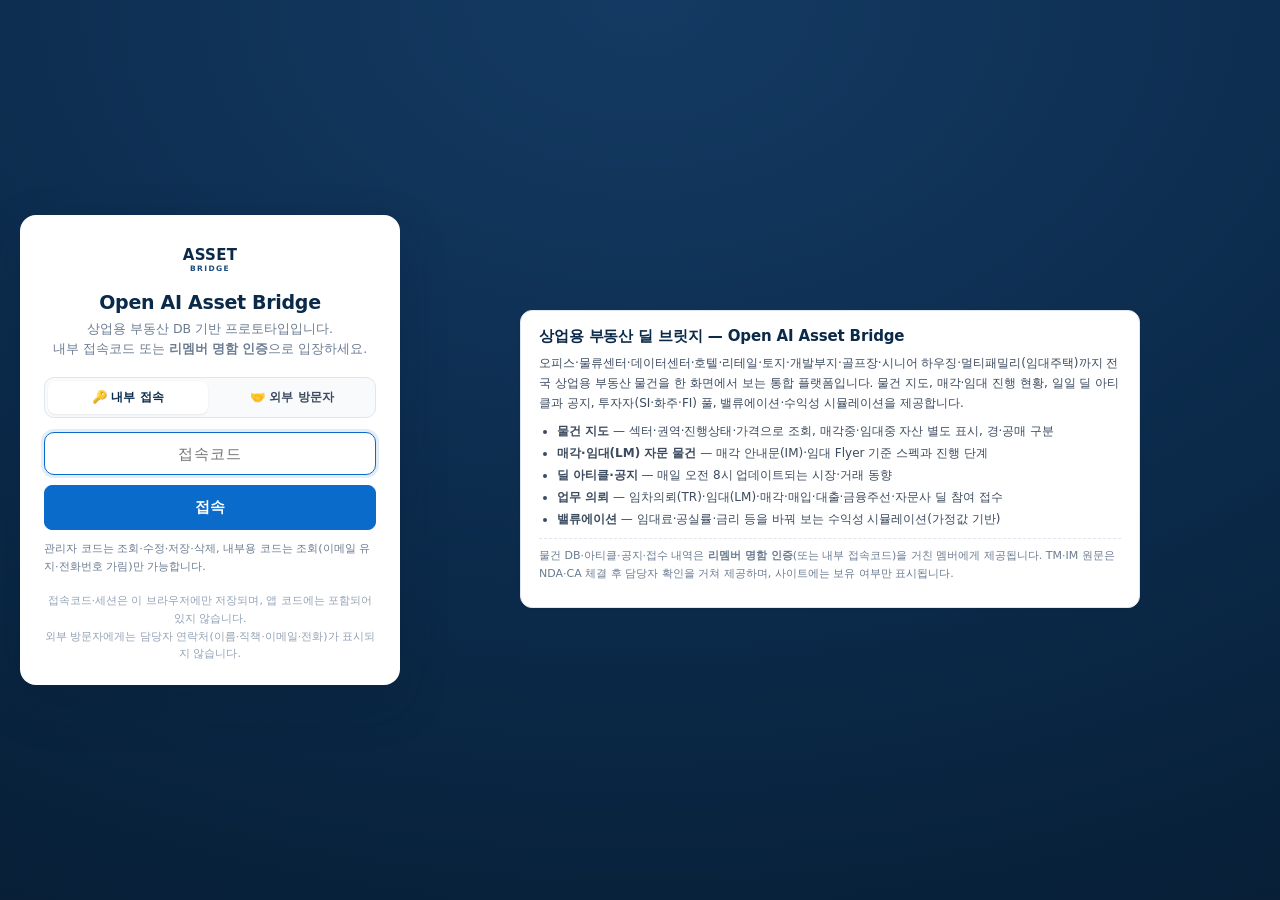
<file: index.html>
<!DOCTYPE html>
<html lang="ko">
<head>
<meta charset="utf-8">
<meta name="viewport" content="width=device-width, initial-scale=1, viewport-fit=cover">
<meta name="color-scheme" content="light">
<title>Open AI Asset Bridge — 상업용 부동산 통합 플랫폼</title>
<meta name="theme-color" content="#0b2a4a">
<meta name="application-name" content="Asset Bridge">
<meta name="apple-mobile-web-app-capable" content="yes">
<meta name="mobile-web-app-capable" content="yes">
<meta name="apple-mobile-web-app-status-bar-style" content="black-translucent">
<meta name="apple-mobile-web-app-title" content="Asset Bridge">
<link rel="manifest" href="manifest.webmanifest">
<link rel="apple-touch-icon" sizes="180x180" href="icons/apple-touch-icon.png">
<link rel="icon" type="image/png" sizes="192x192" href="icons/icon-192.png">
<link rel="icon" type="image/png" sizes="32x32" href="icons/favicon-32.png">
<meta name="description" content="Open AI Asset Bridge — 상업용 부동산 물건·투자자(SI·FI)·VDR·밸류에이션 통합 플랫폼">
<meta name="robots" content="index,follow,max-image-preview:large">
<link rel="canonical" href="https://rnjswnsdh-lab.github.io/Jk-asset--map/">
<meta property="og:type" content="website">
<meta property="og:site_name" content="Open AI Asset Bridge">
<meta property="og:title" content="Open AI Asset Bridge — 상업용 부동산 통합 플랫폼">
<meta property="og:description" content="상업용 부동산 물건 DB·투자자(SI·화주·FI) 풀·딜 아티클·공지·임차(TR)·임대(LM)·매각 의뢰 접수를 한 화면에서.">
<meta property="og:url" content="https://rnjswnsdh-lab.github.io/Jk-asset--map/">
<meta property="og:locale" content="ko_KR">
<meta name="twitter:card" content="summary">
<meta name="twitter:title" content="Open AI Asset Bridge — 상업용 부동산 통합 플랫폼">
<meta name="twitter:description" content="오피스·물류센터·데이터센터·호텔·리테일·토지·골프장·시니어하우징 물건 지도와 딜 아티클, 업무 의뢰 접수.">
<link rel="stylesheet" href="style.css?v=20261129d">
<link rel="stylesheet" href="pool-contacts.css?v=20261128a">
<link rel="icon" href="data:image/svg+xml,%3Csvg xmlns='http://www.w3.org/2000/svg' viewBox='0 0 32 32'%3E%3Crect width='32' height='32' rx='7' fill='%230b2a4a'/%3E%3Ctext x='16' y='22' text-anchor='middle' font-family='system-ui,sans-serif' font-size='11' font-weight='800' fill='%23ffffff'%3EAB%3C/text%3E%3C/svg%3E">
<script type="application/ld+json">
{"@context":"https://schema.org","@type":"WebApplication","name":"Open AI Asset Bridge","applicationCategory":"BusinessApplication","operatingSystem":"Web","inLanguage":"ko-KR","url":"https://rnjswnsdh-lab.github.io/Jk-asset--map/","description":"상업용 부동산 물건 DB·투자자 풀·딜 아티클·공지·임차(TR)·임대(LM)·매각 의뢰 접수 통합 플랫폼","offers":{"@type":"Offer","price":"0","priceCurrency":"KRW"},"about":["오피스","물류센터","데이터센터","호텔","리테일","토지·개발부지","골프장","시니어 하우징","멀티패밀리·임대주택"]}
</script>
</head>
<body>

<header class="app-header">
  <button id="btnMenu" class="icon-btn only-mobile" aria-label="필터·목록 열기" aria-expanded="false">☰</button>

  <div class="brand">
    <span class="brand-mark">ASSET<span>BRIDGE</span></span>
    <div class="brand-text">
      <strong>Open AI Asset Bridge</strong>
      <span id="metaLine">데이터를 불러오는 중…</span>
    </div>
  </div>

  <div class="header-actions">
    <button id="btnReport" class="icon-btn report-btn" type="button" aria-label="2026 3Q 통합 마켓 리포트" title="📊 2026 3Q 통합 마켓 리포트 (공실률 2계열 · 거래 35건 · 4Q 전망)">📊</button>
    <button id="btnCodeChange" class="icon-btn" type="button" aria-label="접속코드 변경" title="접속코드 변경 (관리자 / 읽기 전용)">🔑</button>
    <span id="roleBadge" class="role-chip hidden">관리자</span>
    <span id="syncStatus" class="sync-chip hidden">동기화</span>
    <div class="seg" role="group" aria-label="보기 전환">
      <button id="btnMapView" class="seg-btn is-active" type="button">지도</button>
      <button id="btnRoadview" class="seg-btn" type="button" disabled title="카카오맵 앱키를 입력하면 사용할 수 있습니다">로드뷰</button>
    </div>
    <button id="btnCluster" class="btn btn-ghost" type="button" aria-pressed="true" title="마커 클러스터링 켜기/끄기">◍ 클러스터</button>
    <button id="btnAdd" class="btn btn-primary" type="button">＋ 신규 물건</button>
    <div class="menu-wrap">
      <button id="btnExportMenu" class="btn btn-ghost" type="button" aria-haspopup="true" aria-expanded="false">내보내기 ▾</button>
      <div id="exportMenu" class="menu hidden" role="menu">
        <button type="button" role="menuitem" data-export="json">전체 데이터 JSON</button>
        <button type="button" role="menuitem" data-export="csv">전체 데이터 CSV</button>
        <div class="menu-sep"></div>
        <button type="button" role="menuitem" data-export="changes-json">변경사항 JSON</button>
        <button type="button" role="menuitem" data-export="changes-csv">변경사항 CSV</button>
        <div class="menu-sep"></div>
        <button type="button" role="menuitem" data-export="im-import">IM 링크 일괄 등록</button>
        <div class="menu-sep"></div>
        <button type="button" role="menuitem" data-export="reset" class="danger">변경사항 초기화</button>
      </div>
    </div>
    <button id="btnHelp" class="icon-btn" type="button" aria-label="도움말">?</button>
  </div>
</header>

<div id="tftBanner" class="tft-banner hidden"></div>

<div class="app-tabs" role="tablist" aria-label="화면 전환">
  <button class="vt-btn is-active" type="button" data-view="home" role="tab" aria-selected="true" title="홈">🏠 홈</button>
  <button class="vt-btn" type="button" data-view="map" role="tab" aria-selected="false" title="물건 지도">🗺️ 지도</button>
  <button class="vt-btn" type="button" data-view="match" role="tab" aria-selected="false" title="AI 매물 매칭">🤖 AI 매칭</button>
  <button class="vt-btn" type="button" data-view="nai" role="tab" aria-selected="false" title="NAI 매각">🏷️ NAI 매각</button>
  <button class="vt-btn" type="button" data-view="lm" role="tab" aria-selected="false" title="NAI 임대(LM)">🔑 NAI 임대</button>
  <button class="vt-btn" type="button" data-view="rfp" role="tab" aria-selected="false" id="btnRfpTab" title="RFP 발주">📑 RFP</button>
  <button class="vt-btn" type="button" data-view="vdr" role="tab" aria-selected="false" title="자문사 VDR">🏢 VDR</button>
  <button class="vt-btn" type="button" data-view="advise" role="tab" aria-selected="false" title="자문사 딜 현황">🧾 자문사 딜</button>
  <button class="vt-btn" type="button" data-view="portal" role="tab" aria-selected="false" title="자문사 포털">🤝 포털</button>
  <button class="vt-btn" type="button" data-view="finance" role="tab" aria-selected="false" title="매칭 마켓">🧩 매칭 마켓</button>
  <button class="vt-btn" type="button" data-view="pool" role="tab" aria-selected="false" title="SI (사옥·전략투자)">🏢 SI·사옥</button>
  <button class="vt-btn" type="button" data-view="ship" role="tab" aria-selected="false" title="물류센터 화주">🚚 물류 화주</button>
  <button class="vt-btn" type="button" data-view="fi" role="tab" aria-selected="false" title="FI 풀">🏦 FI</button>
  <button class="vt-btn" type="button" data-view="valuation" role="tab" aria-selected="false" title="밸류에이션">📊 밸류</button>
  <button class="vt-btn hidden" type="button" data-view="adminhq" role="tab" aria-selected="false" id="btnAdminHqTab" title="NAI 행정">🗂️ 행정</button>
  <button class="vt-btn" type="button" data-view="admin" role="tab" aria-selected="false" id="btnAdminTab" title="관리자">🛰️ 관리자</button>
  <span id="poolRole" class="role-chip hidden pool-role"></span>
</div>

<div class="app-body hidden">
  <!-- ─────────────────────────── 좌측: 필터 + 목록 ─────────────────────────── -->
  <aside id="sidebar" class="sidebar" aria-label="필터와 물건 목록">
    <div class="sidebar-head">
      <div class="search-wrap">
        <span class="search-icon" aria-hidden="true">⌕</span>
        <input id="searchInput" type="search" autocomplete="off" data-enter="search" placeholder="건물명 · 운용사 · 주소 · 임차인 · 비고 검색" aria-label="통합 검색">
        <button id="btnClearSearch" class="search-clear hidden" type="button" aria-label="검색어 지우기">×</button>
      </div>
    </div>

    <div class="sidebar-filters" id="sidebarFilters">
      <div id="tftFilters" class="filter-block tft-block hidden"></div>

      <section class="filter-block deal-block">
        <div class="filter-title">
          <span>구분 · 거래</span>
          <button id="btnDealAuction" class="mini-btn" type="button" title="경·공매만 보기 (토지 100억↑ · 건물포함 300억↑)">경·공매만</button>
        </div>
        <div id="dealTypeFilters" class="deal-chips" role="group" aria-label="물건 구분 (자산 구분 / NAI 실행 딜)"></div>
        <div id="tradeFilters" class="trade-chips" role="group" aria-label="거래 상태 (매각중 / 임대중)"></div>
        <p id="dealTypeHint" class="deal-hint">불러오는 중…</p>
      </section>

      <section class="filter-block">
        <div class="filter-title">
          <span>섹터</span>
          <button id="btnSectorAll" class="mini-btn" type="button">전체 선택/해제</button>
        </div>
        <div id="sectorFilters" class="chip-grid"></div>
      </section>

      <section class="filter-block">
        <div class="filter-title">
          <span>진행 상태</span>
          <button id="btnStatusAll" class="mini-btn" type="button">전체</button>
        </div>
        <div id="statusFilters" class="chip-wrap"></div>
      </section>

      <section class="filter-block filter-stack">
        <div class="filter-title"><span>지역 · 구분</span></div>
        <div class="filter-row">
          <label for="regionSelect">지역·권역</label>
          <select id="regionSelect">
            <option value="ALL">전체</option>
          </select>
        </div>
        <div class="filter-row">
          <label for="subTypeSelect">구분</label>
          <select id="subTypeSelect">
            <option value="ALL">전체 구분</option>
          </select>
        </div>
      </section>
    </div>

    <div class="sidebar-list">
      <div class="list-head">
        <span id="resultCount">0건</span>
        <span class="list-head-right">
          <span class="list-sort" title="정렬: 섹터 순">섹터순</span>
          <button id="btnResetFilters" class="mini-btn" type="button">필터 초기화</button>
        </span>
      </div>

      <div id="assetList" class="asset-list" role="list"></div>
      <div id="listMore" class="list-more hidden"></div>
    </div>
  </aside>

  <div id="sidebarBackdrop" class="sidebar-backdrop hidden"></div>

  <!-- ─────────────────────────────── 중앙: 지도 ─────────────────────────────── -->
  <main class="map-area">
    <div id="map" class="map-canvas hidden"></div>
    <div id="roadview" class="map-canvas hidden"></div>
    <div id="previewMap" class="map-canvas preview-canvas hidden" aria-label="좌표 미리보기 지도"></div>

    <div id="previewBanner" class="preview-banner hidden">
      <strong>미리보기 모드</strong>
      <span><code>config.js</code> 의 <code>KAKAO_JS_KEY</code> 에 카카오 JavaScript 키를 넣으면 실제 지도·로드뷰가 표시됩니다.</span>
      <button type="button" id="btnPreviewHelp" class="mini-btn">설정 방법</button>
    </div>

    <div id="mapNotice" class="map-notice hidden"></div>

    <div class="map-tools">
      <button id="btnFit" class="map-btn" type="button" title="현재 필터 결과가 모두 보이도록 지도 이동">전체 보기</button>
      <button id="btnLocate" class="map-btn" type="button" title="서울 시청으로 이동">서울</button>
    </div>

    <div id="legend" class="legend" aria-label="범례"></div>

    <div id="addModeBar" class="add-mode-bar hidden">
      <span>지도를 클릭해 새 물건의 위치를 지정하세요.</span>
      <button type="button" id="btnAddCancel" class="mini-btn">취소</button>
    </div>
  </main>

  <!-- ───────────────────────────── 우측: 상세 패널 ───────────────────────────── -->
  <aside id="detailPanel" class="detail-panel hidden" aria-label="물건 상세"></aside>
</div>

<!-- ───────────── 🏠 홈 (딜 브릿지 대시보드 · 로그인 후 첫 화면) ───────────── -->
<section id="homeView" class="home-view" aria-label="딜 브릿지 홈"></section>

<!-- ───────────── 🤝 SI·화주 풀 / 🏦 FI 풀 (같은 investors 시트, 탭별 분리) ───────────── -->
<section id="poolView" class="pool-view hidden" aria-label="SI·화주 풀">
  <div class="pool-head">
    <div class="pool-title">
      <h2 id="poolTitle">🤝 SI·화주 풀</h2>
      <p id="poolSubtitle">오피스 SI · 물류 화주 — 티저 메일 발송 연계</p>
      <p id="poolMeta" class="pool-meta">불러오는 중…</p>
    </div>
    <div class="pool-tools">
      <button id="poolAddBtn" class="btn btn-primary hidden" type="button">＋ 컨택 추가</button>
      <button id="poolXlsx" class="btn btn-ghost" type="button" title="현재 탭·필터 기준으로 엑셀(.xlsx) 다운로드">📥 엑셀 다운로드</button>
      <button id="poolRefresh" class="btn btn-ghost" type="button">↻ 새로고침</button>
    </div>
  </div>

  <div class="pool-filters">
    <div id="poolKindChips" class="chip-wrap pf-chips"></div>
    <div id="poolStratChips" class="chip-wrap pf-chips hidden"></div>
    <div id="poolRegionChips" class="chip-wrap pf-chips"></div>
    <div class="pf-search">
      <span class="search-wrap">
        <span class="search-icon" aria-hidden="true">⌕</span>
        <input id="poolSearch" type="search" autocomplete="off" data-enter="search" placeholder="회사 · 업종 · 사례 · 담당자 · 이메일 검색" aria-label="SI·화주·FI 대상 검색">
      </span>
      <label class="pf-toggle"><input id="poolOnlyEmail" type="checkbox"> 이메일 있는 건만</label>
      <label class="pf-toggle" title="5개년 재무현황이 있는 기업만 보기"><input id="poolFinOnly" type="checkbox"> 📊 재무 있는 건만</label>
      <label class="pf-toggle hidden" id="poolFundOnlyWrap"><input id="poolFundOnly" type="checkbox"> 펀드 정보 있는 건만</label>
      <select id="poolOwnerSel" class="pf-owner" aria-label="NAI 담당자 필터" title="NAI 담당자별로 보기">
        <option value="ALL">담당자 전체</option>
        <option value="__NONE__">담당 미지정</option>
      </select>
      <select id="poolSiEvent" class="pf-owner hidden" aria-label="사옥 이벤트 만기 필터" title="주요 SI 사옥·펀드 만기 이벤트(관리자 전용)">
        <option value="ALL">🏢 사옥 이벤트 전체</option>
      </select>
      <span id="poolResultCount" class="pf-count">0건</span>
      <span class="pf-right">
        <button id="poolSelectAll" class="mini-btn" type="button">결과 전체 선택</button>
        <button id="poolClearSel" class="mini-btn" type="button">선택 해제</button>
      </span>
    </div>
  </div>

  <div id="poolList" class="pool-list" role="list"></div>

  <div id="poolCompose" class="pool-compose">
    <div class="pc-head">
      <strong id="composeTitle">📧 티저 메일 발송</strong>
      <span id="composeHint" class="compose-hint">선택 0건</span>
      <button id="poolComposeToggle" class="mini-btn" type="button">▴ 입력칸 펼치기</button>
    </div>
    <div id="poolComposeFields" class="pc-fields hidden">
      <label class="pc-field pc-subject">티저 제목<input id="mailSubject" type="text" placeholder="예) 이천 덕평 물류센터 매각 티저"></label>
      <label class="pc-field pc-link">클라우드 티저 링크<input id="mailLink" type="url" placeholder="https://drive.google.com/..."></label>
      <label class="pc-field pc-msg">간단 메시지<textarea id="mailBody" rows="2" placeholder="예) 관심 있으실 만한 물건이 있어 티저를 보내드립니다. 회신 주시면 상세 자료 보내드리겠습니다."></textarea></label>
    </div>
    <div class="pc-actions">
      <button id="btnMailto" class="btn btn-primary" type="button">📧 선택 대상 메일창 열기</button>
      <button id="btnCopyEmails" class="btn btn-ghost" type="button">📋 이메일 목록 복사</button>
      <button id="btnCopyRequest" class="btn btn-ghost" type="button">🤖 Jk 발송 요청문 복사</button>
    </div>
  </div>
</section>

<!-- ───────────────────── 🏢 NAI 매각·LM (별도 탭) ───────────────────── -->
<section id="naiView" class="nai-view hidden" aria-label="NAI 매각·LM"></section>

<!-- ───────────────────── 🧾 자문사 딜 — 자문사별 진행현황판 (2026-11-28 개편) ───────────────────── -->
<section id="adviseView" class="advise-view hidden" aria-label="자문사별 매각 자문 진행현황판"></section>

<!-- ────────────── 📑 RFP 발주 (의뢰인 · 2026-11-27) ────────────── -->
<section id="rfpView" class="rfp-view hidden" aria-label="RFP 발주"></section>

<!-- ────────────── 🤝 자문사 포털 (자문사·매수자·금융기관 · 2026-11-27) ────────────── -->
<section id="portalView" class="portal-view hidden" aria-label="자문사 포털"></section>

<!-- ───────────────────── 🏢 자문사 VDR · 입찰 워크룸 (별도 탭) ───────────────────── -->
<section id="vdrView" class="vdr-view hidden" aria-label="자문사 VDR · 입찰 워크룸"></section>

<!-- ────────────── 🧩 매칭 마켓 · 대출·금융 · 용역 진행 (2026-11-28) ────────────── -->
<section id="finView" class="rfp-view fin-view hidden" aria-label="매칭 마켓 · 금융 연결"></section>

<!-- ───────────────────── 📊 밸류에이션·민감도 (별도 탭) ───────────────────── -->
<section id="valView" class="val-view hidden" aria-label="물건별 밸류에이션·민감도 시뮬레이터"></section>

<!-- AI 매물 매칭 (별도 탭 · 2026-11-24) -->
<section id="matchView" class="match-view hidden" aria-label="AI 매물 매칭"></section>

<!-- 관리자 · 접속 로그 (관리자 전용 · 2026-11-24) -->
<section id="adminView" class="admin-view hidden" aria-label="관리자 접속 로그"></section>

<!-- 🗂️ NAI 행정 — 팀장·월간 회의록 (관리자/권한 부여자 전용 · 2026-11-27) -->
<section id="adminHqView" class="admin-hq-view hidden" aria-label="NAI 행정 · 회의록"></section>

<div id="poolModal" class="modal hidden" aria-live="polite"></div>

<!-- ───────────────────── 접속 게이트 (비인가 상태: 데이터 0건) ───────────────────── -->
<div id="gate" class="gate hidden" role="dialog" aria-modal="true" aria-labelledby="gateTitle">
  <div id="gateCard" class="gate-card">
    <span class="brand-mark gate-mark">ASSET<span>BRIDGE</span></span>
    <h1 id="gateTitle" class="gate-title">Open AI Asset Bridge</h1>
    <p class="gate-sub">상업용 부동산 DB 기반 프로토타입입니다.<br>내부 접속코드 또는 <b>리멤버 명함 인증</b>으로 입장하세요.</p>

    <div class="gate-tabs" role="tablist" aria-label="접속 방식">
      <button type="button" class="gate-tab is-active" data-gate-tab="code" role="tab" aria-selected="true">🔑 내부 접속</button>
      <button type="button" class="gate-tab" data-gate-tab="ext" role="tab" aria-selected="false">🤝 외부 방문자</button>
    </div>

    <!-- ── 1) 관리자 / 내부용 코드 ── -->
    <div id="gatePanelCode" class="gate-panel">
      <form id="gateForm" autocomplete="off" novalidate>
        <input id="gateCode" type="password" placeholder="접속코드" aria-label="접속코드"
               autocomplete="off" autocapitalize="characters" spellcheck="false">
        <button id="gateSubmit" class="btn btn-primary gate-submit" type="submit">접속</button>
      </form>
      <p class="gate-hint">관리자 코드는 조회·수정·저장·삭제, 내부용 코드는 조회(이메일 유지·전화번호 가림)만 가능합니다.</p>
    </div>

    <!-- ── 2) 외부 방문자: 리멤버 명함 인증 / 신규 등록 ── -->
    <div id="gatePanelExt" class="gate-panel hidden">
      <div class="gate-stabs" role="tablist" aria-label="외부 방문자 방식">
        <button type="button" class="gate-stab is-active" data-ext-tab="remember" role="tab" aria-selected="true">리멤버 명함 인증</button>
        <button type="button" class="gate-stab" data-ext-tab="new" role="tab" aria-selected="false">첫 방문 · 신규 등록</button>
      </div>

      <div id="extPanelRemember" class="ext-panel">
        <p class="gate-hint">담당자와 <b>리멤버 명함을 교환</b>하셨다면, 명함에 있는 <b>이름 · 회사 · 전화번호</b>로 확인합니다. 명함첩과 일치하면 바로 입장됩니다.</p>
        <form id="extFormA" autocomplete="off" novalidate>
          <div class="ext-grid">
            <label class="ext-field"><span>이름 *</span><input id="extNameA" type="text" autocomplete="off" placeholder="예) 김광연"></label>
            <label class="ext-field"><span>회사 *</span><input id="extCompanyA" type="text" autocomplete="off" placeholder="예) ○○자산운용"></label>
            <label class="ext-field wide"><span>전화번호 *</span><input id="extPhoneA" type="tel" autocomplete="off" placeholder="예) 010-9171-1723 (휴대폰 또는 회사)"></label>
          </div>
          <button id="extSubmitA" class="btn btn-primary gate-submit" type="submit">명함 인증하고 입장</button>
        </form>
      </div>

      <div id="extPanelNew" class="ext-panel hidden">
        <div class="ext-guide">
          <b>① 리멤버 친추(명함 교환)</b>
          <p>리멤버 앱에서 <b>담당자 명함</b>을 교환해 주세요. 명함 교환이 확인되면 아래 정보로 바로 입장할 수 있습니다.</p>
        </div>
        <form id="extFormB" autocomplete="off" novalidate>
          <b class="ext-step">② 본인 정보 등록</b>
          <div class="ext-grid">
            <label class="ext-field"><span>이름 *</span><input id="extNameB" type="text" autocomplete="off" placeholder="성명"></label>
            <label class="ext-field"><span>회사 *</span><input id="extCompanyB" type="text" autocomplete="off" placeholder="회사명"></label>
            <label class="ext-field"><span>직책</span><input id="extTitleB" type="text" autocomplete="off" placeholder="예) 이사 / 팀장"></label>
            <label class="ext-field"><span>전화번호 *</span><input id="extPhoneB" type="tel" autocomplete="off" placeholder="010-0000-0000"></label>
            <label class="ext-field wide"><span>이메일</span><input id="extEmailB" type="email" autocomplete="off" placeholder="name@company.com"></label>
            <label class="ext-field wide"><span>관심 섹터</span>
              <select id="extSectorB">
                <option value="오피스 SI/FI">오피스 (SI·FI)</option>
                <option value="물류센터·화주">물류센터 · 화주</option>
                <option value="데이터센터">데이터센터</option>
                <option value="호텔">호텔</option>
                <option value="리테일">리테일</option>
                <option value="멀티패밀리·임대·코리빙">멀티패밀리 · 임대 · 코리빙</option>
                <option value="블라인드펀드·리츠">블라인드펀드 · 리츠</option>
                <option value="기타">기타</option>
              </select>
            </label>
          </div>
          <label class="ext-check"><input id="extRememberB" type="checkbox" checked> 리멤버 친추(명함 교환)를 완료했습니다</label>
          <button id="extSubmitB" class="btn btn-primary gate-submit" type="submit">등록하고 입장</button>
        </form>
      </div>
    </div>

    <p id="gateError" class="gate-error hidden"></p>
    <p class="gate-note">접속코드·세션은 이 브라우저에만 저장되며, 앱 코드에는 포함되어 있지 않습니다.<br>외부 방문자에게는 담당자 연락처(이름·직책·이메일·전화)가 표시되지 않습니다.</p>
  </div>

  <!-- 공개 소개(검색엔진·비회원 안내) — 회원 콘텐츠는 인증 후 제공 -->
  <section class="gate-public" aria-label="서비스 소개">
    <h2>상업용 부동산 딜 브릿지 — Open AI Asset Bridge</h2>
    <p>
      오피스·물류센터·데이터센터·호텔·리테일·토지·개발부지·골프장·시니어 하우징·멀티패밀리(임대주택)까지
      전국 상업용 부동산 물건을 한 화면에서 보는 통합 플랫폼입니다. 물건 지도, 매각·임대 진행 현황,
      일일 딜 아티클과 공지, 투자자(SI·화주·FI) 풀, 밸류에이션·수익성 시뮬레이션을 제공합니다.
    </p>
    <ul>
      <li><b>물건 지도</b> — 섹터·권역·진행상태·가격으로 조회, 매각중·임대중 자산 별도 표시, 경·공매 구분</li>
      <li><b>매각·임대(LM) 자문 물건</b> — 매각 안내문(IM)·임대 Flyer 기준 스펙과 진행 단계</li>
      <li><b>딜 아티클·공지</b> — 매일 오전 8시 업데이트되는 시장·거래 동향</li>
      <li><b>업무 의뢰</b> — 임차의뢰(TR)·임대(LM)·매각·매입·대출·금융주선·자문사 딜 참여 접수</li>
      <li><b>밸류에이션</b> — 임대료·공실률·금리 등을 바꿔 보는 수익성 시뮬레이션(가정값 기반)</li>
    </ul>
    <p class="gp-note">
      물건 DB·아티클·공지·접수 내역은 <b>리멤버 명함 인증</b>(또는 내부 접속코드)을 거친 멤버에게 제공됩니다.
      TM·IM 원문은 NDA·CA 체결 후 담당자 확인을 거쳐 제공하며, 사이트에는 보유 여부만 표시됩니다.
    </p>
  </section>
</div>

<div id="modalRoot"></div>
<div id="toast" class="toast hidden" role="status"></div>

<noscript>
  <p style="padding:24px">이 앱을 사용하려면 JavaScript를 켜 주세요.</p>
</noscript>

<script>
/* 진단용: 페이지에서 난 스크립트 오류를 window.__errs 에 모아 둡니다. */
window.__errs = [];
window.addEventListener('error', function (e) { window.__errs.push(String((e && e.message) || e)); });
window.addEventListener('unhandledrejection', function (e) { window.__errs.push('rejection: ' + String(e && e.reason)); });
</script>
<script src="https://cdn.sheetjs.com/xlsx-0.20.3/package/dist/xlsx.full.min.js" defer></script>
<script src="config.js?v=20261129b"></script>
<script src="ai.js?v=20261129b"></script>
<script src="app.js?v=20261128v"></script>
<script src="investors_fin.js?v=20261127z"></script>
<script src="investors.js?v=20261129e"></script>
<script src="valsec.js?v=20261127z"></script>
<script src="valuation.js?v=20261127z"></script>
<script src="modalgrow.js?v=20261128a"></script>
<script src="home.js?v=20261129c"></script>
<script src="advisordata.js?v=20261128a"></script>
<script src="advisor.js?v=20261128c"></script>
<script src="nai.js?v=20261128a"></script>
<script src="market_review_2026q3.js?v=20261127z"></script>
<script src="market_report_2026q3.js?v=20261129e"></script>
<script src="report.js?v=20261129d"></script>
<script src="hub.js?v=20261129d"></script>
<script src="trreview.js?v=20261129d" defer></script>
<script src="tft.js?v=20261127z"></script>
<script src="sharelist.js?v=20261128a"></script>
<script src="share.js?v=20261129b"></script>
<script src="vdr.js?v=20261128r"></script>
<script src="trmap.js?v=20261128a"></script>
<script src="crm.js?v=20261129b"></script>
<script src="rfp_template.js?v=20261128x"></script>
<script src="rfpcore.js?v=20261129b"></script>
<script src="rfp.js?v=20261129b"></script>
<script src="rfpflow.js?v=20261129b"></script>
<script src="dealroom.js?v=20261128w"></script>
<script src="deals.js?v=20261128x"></script>
<script src="finance.js?v=20261129b"></script>
<script src="services.js?v=20261128x"></script>
<script src="portal.js?v=20261128a"></script>
<script src="vdr.js?v=20261128x"></script>
<script src="match.js?v=20261129b"></script>
<script src="adminlogs.js?v=20261129d"></script>
<script src="adminhq.js?v=20261129b"></script>
<script src="broadcast.js?v=20261129b"></script>
<script src="acl.js?v=20261129b"></script>
<script src="backnav.js?v=20261128a"></script>
</body>
</html>
</file>
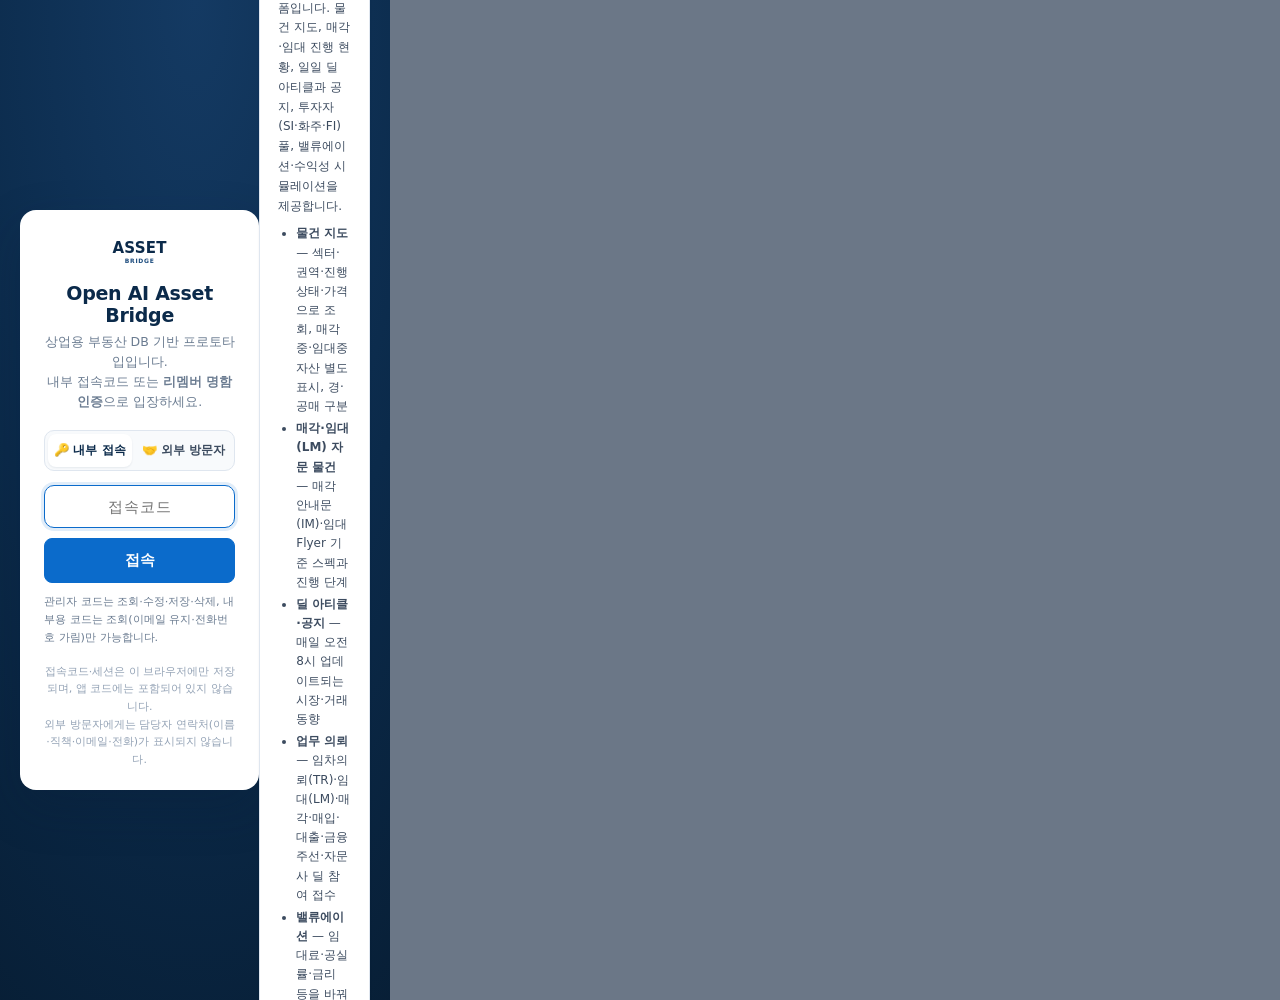
<file: _mobile-preview.html>
<!DOCTYPE html>
<html lang="ko">
<head>
<meta charset="utf-8">
<title>모바일 폭 미리보기</title>
<style>
  html, body { margin: 0; padding: 0; background: #6b7787; }
  /* 좌상단에 모바일 폭(390px)으로 앱을 띄웁니다 — 레이아웃 확인용 임시 페이지 */
  iframe { display: block; width: 390px; height: 1000px; border: 0; background: #fff; }
</style>
</head>
<body><iframe src="./index.html" title="mobile preview"></iframe></body>
</html>
</file>
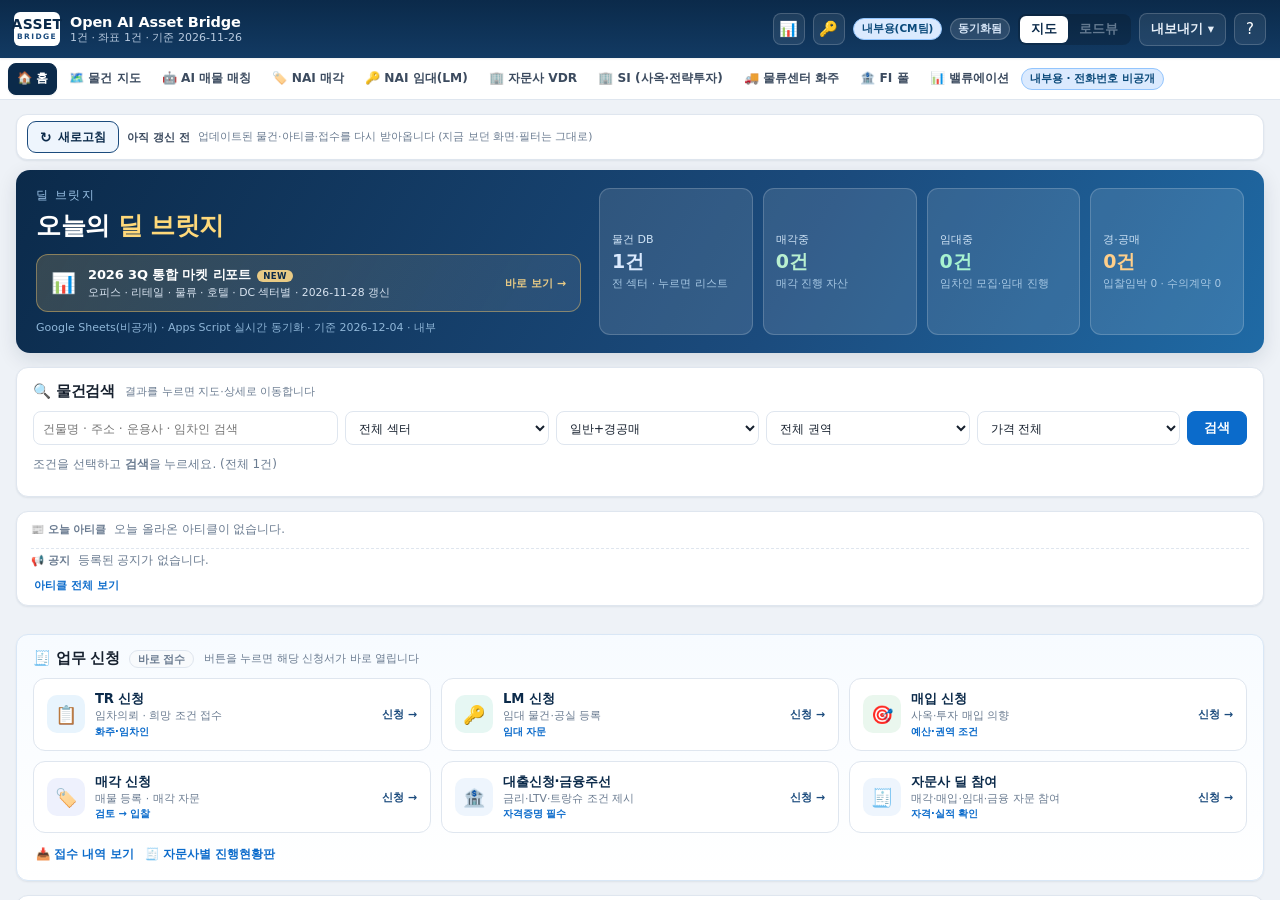
<file: _ui-test.html>
<!DOCTYPE html>
<html lang="ko">
<head>
<meta charset="utf-8">
<meta name="viewport" content="width=device-width, initial-scale=1, viewport-fit=cover">
<meta name="color-scheme" content="light">
<title>[UI TEST] Open AI Asset Bridge — NAI Korea</title>
<meta name="theme-color" content="#0b2a4a">
<meta name="application-name" content="Asset Bridge">
<meta name="apple-mobile-web-app-capable" content="yes">
<meta name="mobile-web-app-capable" content="yes">
<meta name="apple-mobile-web-app-status-bar-style" content="black-translucent">
<meta name="apple-mobile-web-app-title" content="Asset Bridge">
<link rel="manifest" href="manifest.webmanifest">
<link rel="apple-touch-icon" sizes="180x180" href="icons/apple-touch-icon.png">
<link rel="icon" type="image/png" sizes="192x192" href="icons/icon-192.png">
<link rel="icon" type="image/png" sizes="32x32" href="icons/favicon-32.png">
<meta name="description" content="Open AI Asset Bridge — NAI Korea 상업용 부동산 물건·투자자(SI·FI)·VDR·밸류에이션 통합 플랫폼">
<link rel="stylesheet" href="style.css?v=20261126b">
<link rel="icon" href="data:image/svg+xml,%3Csvg xmlns='http://www.w3.org/2000/svg' viewBox='0 0 32 32'%3E%3Crect width='32' height='32' rx='7' fill='%230b2a4a'/%3E%3Ctext x='16' y='22' text-anchor='middle' font-family='system-ui,sans-serif' font-size='13' font-weight='800' fill='%23ffffff'%3ENAI%3C/text%3E%3C/svg%3E">
</head>
<body>

<header class="app-header">
  <button id="btnMenu" class="icon-btn only-mobile" aria-label="필터·목록 열기" aria-expanded="false">☰</button>

  <div class="brand">
    <span class="brand-mark">ASSET<span>BRIDGE</span></span>
    <div class="brand-text">
      <strong>Open AI Asset Bridge</strong>
      <span id="metaLine">데이터를 불러오는 중…</span>
    </div>
  </div>

  <div class="header-actions">
    <button id="btnReport" class="icon-btn report-btn" type="button" aria-label="2026 3Q 마켓 리포트" title="📊 2026 3Q 마켓 리포트 (NAI Korea Research)">📊</button>
    <button id="btnCodeChange" class="icon-btn" type="button" aria-label="접속코드 변경" title="접속코드 변경 (관리자 / 읽기 전용)">🔑</button>
    <span id="roleBadge" class="role-chip hidden">관리자</span>
    <span id="syncStatus" class="sync-chip hidden">동기화</span>
    <div class="seg" role="group" aria-label="보기 전환">
      <button id="btnMapView" class="seg-btn is-active" type="button">지도</button>
      <button id="btnRoadview" class="seg-btn" type="button" disabled title="카카오맵 앱키를 입력하면 사용할 수 있습니다">로드뷰</button>
    </div>
    <button id="btnCluster" class="btn btn-ghost" type="button" aria-pressed="true" title="마커 클러스터링 켜기/끄기">◍ 클러스터</button>
    <button id="btnAdd" class="btn btn-primary" type="button">＋ 신규 물건</button>
    <div class="menu-wrap">
      <button id="btnExportMenu" class="btn btn-ghost" type="button" aria-haspopup="true" aria-expanded="false">내보내기 ▾</button>
      <div id="exportMenu" class="menu hidden" role="menu">
        <button type="button" role="menuitem" data-export="json">전체 데이터 JSON</button>
        <button type="button" role="menuitem" data-export="csv">전체 데이터 CSV</button>
        <div class="menu-sep"></div>
        <button type="button" role="menuitem" data-export="changes-json">변경사항 JSON</button>
        <button type="button" role="menuitem" data-export="changes-csv">변경사항 CSV</button>
        <div class="menu-sep"></div>
        <button type="button" role="menuitem" data-export="im-import">IM 링크 일괄 등록</button>
        <div class="menu-sep"></div>
        <button type="button" role="menuitem" data-export="reset" class="danger">변경사항 초기화</button>
      </div>
    </div>
    <button id="btnHelp" class="icon-btn" type="button" aria-label="도움말">?</button>
  </div>
</header>

<div class="app-tabs" role="tablist" aria-label="화면 전환">
  <button class="vt-btn" type="button" data-view="home" role="tab" aria-selected="false">🏠 홈</button>
  <button class="vt-btn is-active" type="button" data-view="map" role="tab" aria-selected="true">🗺️ 물건 지도</button>
  <button class="vt-btn" type="button" data-view="match" role="tab" aria-selected="false">🤖 AI 매물 매칭</button>
  <button class="vt-btn" type="button" data-view="nai" role="tab" aria-selected="false">🏷️ NAI 매각</button>
  <button class="vt-btn" type="button" data-view="lm" role="tab" aria-selected="false">🔑 NAI 임대(LM)</button>
  <button class="vt-btn" type="button" data-view="vdr" role="tab" aria-selected="false">🏢 자문사 VDR</button>
  <button class="vt-btn" type="button" data-view="pool" role="tab" aria-selected="false">🏢 SI (사옥·전략투자)</button>
  <button class="vt-btn" type="button" data-view="ship" role="tab" aria-selected="false">🚚 물류센터 화주</button>
  <button class="vt-btn" type="button" data-view="fi" role="tab" aria-selected="false">🏦 FI 풀</button>
  <button class="vt-btn" type="button" data-view="valuation" role="tab" aria-selected="false">📊 밸류에이션</button>
  <button class="vt-btn" type="button" data-view="admin" role="tab" aria-selected="false" id="btnAdminTab">🛰️ 관리자</button>
  <span id="poolRole" class="role-chip hidden pool-role"></span>
</div>

<div class="app-body">
  <!-- ─────────────────────────── 좌측: 필터 + 목록 ─────────────────────────── -->
  <aside id="sidebar" class="sidebar" aria-label="필터와 물건 목록">
    <div class="sidebar-head">
      <div class="search-wrap">
        <span class="search-icon" aria-hidden="true">⌕</span>
        <input id="searchInput" type="search" autocomplete="off" placeholder="건물명 · 운용사 · 주소 · 임차인 · 비고 검색" aria-label="통합 검색">
        <button id="btnClearSearch" class="search-clear hidden" type="button" aria-label="검색어 지우기">×</button>
      </div>
    </div>

    <div class="sidebar-scroll">
      <section class="filter-block deal-block">
        <div class="filter-title">
          <span>물건 구분</span>
          <button id="btnDealAuction" class="mini-btn" type="button" title="경·공매만 보기 (토지 100억↑ · 건물포함 300억↑)">경·공매만</button>
        </div>
        <div id="dealTypeFilters" class="deal-chips" role="group" aria-label="물건 구분 (일반 자산 / 경·공매)"></div>
        <p id="dealTypeHint" class="deal-hint">불러오는 중…</p>
      </section>

      <section class="filter-block">
        <div class="filter-title">
          <span>섹터</span>
          <button id="btnSectorAll" class="mini-btn" type="button">전체 선택/해제</button>
        </div>
        <div id="sectorFilters" class="chip-grid"></div>
      </section>

      <section class="filter-block">
        <div class="filter-title">
          <span>진행 상태</span>
          <button id="btnStatusAll" class="mini-btn" type="button">전체</button>
        </div>
        <div id="statusFilters" class="chip-wrap"></div>
      </section>

      <section class="filter-block filter-stack">
        <div class="filter-row">
          <label for="regionSelect">지역·권역</label>
          <select id="regionSelect">
            <option value="ALL">전체</option>
          </select>
        </div>
        <div class="filter-row">
          <label for="subTypeSelect">구분</label>
          <select id="subTypeSelect">
            <option value="ALL">전체 구분</option>
          </select>
        </div>
      </section>

      <div class="list-head">
        <span id="resultCount">0건</span>
        <span class="list-head-right">
          <button id="btnOnlyIm" class="mini-btn" type="button" aria-pressed="false" title="IM 링크가 등록된 물건만 보기">📄 IM 보유</button>
          <button id="btnResetFilters" class="mini-btn" type="button">필터 초기화</button>
        </span>
      </div>

      <div id="assetList" class="asset-list" role="list"></div>
      <div id="listMore" class="list-more hidden"></div>
    </div>
  </aside>

  <div id="sidebarBackdrop" class="sidebar-backdrop hidden"></div>

  <!-- ─────────────────────────────── 중앙: 지도 ─────────────────────────────── -->
  <main class="map-area">
    <div id="map" class="map-canvas hidden"></div>
    <div id="roadview" class="map-canvas hidden"></div>
    <div id="previewMap" class="map-canvas preview-canvas hidden" aria-label="좌표 미리보기 지도"></div>

    <div id="previewBanner" class="preview-banner hidden">
      <strong>미리보기 모드</strong>
      <span><code>config.js</code> 의 <code>KAKAO_JS_KEY</code> 에 카카오 JavaScript 키를 넣으면 실제 지도·로드뷰가 표시됩니다.</span>
      <button type="button" id="btnPreviewHelp" class="mini-btn">설정 방법</button>
    </div>

    <div id="mapNotice" class="map-notice hidden"></div>

    <div class="map-tools">
      <button id="btnFit" class="map-btn" type="button" title="현재 필터 결과가 모두 보이도록 지도 이동">전체 보기</button>
      <button id="btnLocate" class="map-btn" type="button" title="서울 시청으로 이동">서울</button>
    </div>

    <div id="legend" class="legend" aria-label="범례"></div>

    <div id="addModeBar" class="add-mode-bar hidden">
      <span>지도를 클릭해 새 물건의 위치를 지정하세요.</span>
      <button type="button" id="btnAddCancel" class="mini-btn">취소</button>
    </div>
  </main>

  <!-- ───────────────────────────── 우측: 상세 패널 ───────────────────────────── -->
  <aside id="detailPanel" class="detail-panel hidden" aria-label="물건 상세"></aside>
</div>

<!-- ───────────── 🏠 홈 (딜 브릿지 대시보드 · 로그인 후 첫 화면) ───────────── -->
<section id="homeView" class="home-view hidden" aria-label="딜 브릿지 홈"></section>

<!-- ───────────── 🤝 SI·화주 풀 / 🏦 FI 풀 (같은 investors 시트, 탭별 분리) ───────────── -->
<section id="poolView" class="pool-view hidden" aria-label="SI·화주 풀">
  <div class="pool-head">
    <div class="pool-title">
      <h2 id="poolTitle">🤝 SI·화주 풀</h2>
      <p id="poolSubtitle">오피스 SI · 물류 화주 — 티저 메일 발송 연계</p>
      <p id="poolMeta" class="pool-meta">불러오는 중…</p>
    </div>
    <div class="pool-tools">
      <button id="poolAddBtn" class="btn btn-primary hidden" type="button">＋ 컨택 추가</button>
      <button id="poolXlsx" class="btn btn-ghost" type="button" title="현재 탭·필터 기준으로 엑셀(.xlsx) 다운로드">📥 엑셀 다운로드</button>
      <button id="poolRefresh" class="btn btn-ghost" type="button">↻ 새로고침</button>
    </div>
  </div>

  <div class="pool-filters">
    <div id="poolKindChips" class="chip-wrap pf-chips"></div>
    <div id="poolStratChips" class="chip-wrap pf-chips hidden"></div>
    <div id="poolRegionChips" class="chip-wrap pf-chips"></div>
    <div class="pf-search">
      <span class="search-wrap">
        <span class="search-icon" aria-hidden="true">⌕</span>
        <input id="poolSearch" type="search" autocomplete="off" placeholder="회사 · 업종 · 사례 · 담당자 · 이메일 검색" aria-label="SI·화주·FI 대상 검색">
      </span>
      <label class="pf-toggle"><input id="poolOnlyEmail" type="checkbox"> 이메일 있는 건만</label>
      <label class="pf-toggle hidden" id="poolFundOnlyWrap"><input id="poolFundOnly" type="checkbox"> 펀드 정보 있는 건만</label>
      <select id="poolOwnerSel" class="pf-owner" aria-label="NAI 담당자 필터" title="NAI 담당자별로 보기">
        <option value="ALL">담당자 전체</option>
        <option value="__NONE__">담당 미지정</option>
      </select>
      <span id="poolResultCount" class="pf-count">0건</span>
      <span class="pf-right">
        <button id="poolSelectAll" class="mini-btn" type="button">결과 전체 선택</button>
        <button id="poolClearSel" class="mini-btn" type="button">선택 해제</button>
      </span>
    </div>
  </div>

  <div id="poolList" class="pool-list" role="list"></div>

  <div id="poolCompose" class="pool-compose">
    <div class="pc-head">
      <strong id="composeTitle">📧 티저 메일 발송</strong>
      <span id="composeHint" class="compose-hint">선택 0건</span>
      <button id="poolComposeToggle" class="mini-btn" type="button">▴ 입력칸 펼치기</button>
    </div>
    <div id="poolComposeFields" class="pc-fields hidden">
      <label class="pc-field pc-subject">티저 제목<input id="mailSubject" type="text" placeholder="예) [NAI Korea] 이천 덕평 물류센터 매각 티저"></label>
      <label class="pc-field pc-link">클라우드 티저 링크<input id="mailLink" type="url" placeholder="https://drive.google.com/..."></label>
      <label class="pc-field pc-msg">간단 메시지<textarea id="mailBody" rows="2" placeholder="예) 관심 있으실 만한 물건이 있어 티저를 보내드립니다. 회신 주시면 상세 자료 보내드리겠습니다."></textarea></label>
    </div>
    <div class="pc-actions">
      <button id="btnMailto" class="btn btn-primary" type="button">📧 선택 대상 메일창 열기</button>
      <button id="btnCopyEmails" class="btn btn-ghost" type="button">📋 이메일 목록 복사</button>
      <button id="btnCopyRequest" class="btn btn-ghost" type="button">🤖 Jk 발송 요청문 복사</button>
    </div>
  </div>
</section>

<!-- ───────────────────── 🏢 NAI 매각·LM (별도 탭) ───────────────────── -->
<section id="naiView" class="nai-view hidden" aria-label="NAI 매각·LM"></section>

<!-- ───────────────────── 🏢 자문사 VDR · 입찰 워크룸 (별도 탭) ───────────────────── -->
<section id="vdrView" class="vdr-view hidden" aria-label="자문사 VDR · 입찰 워크룸"></section>

<!-- ───────────────────── 📊 밸류에이션·민감도 (별도 탭) ───────────────────── -->
<section id="valView" class="val-view hidden" aria-label="물건별 밸류에이션·민감도 시뮬레이터"></section>

<!-- AI 매물 매칭 (별도 탭 · 2026-11-24) -->
<section id="matchView" class="match-view hidden" aria-label="AI 매물 매칭"></section>

<!-- 관리자 · 접속 로그 (관리자 전용 · 2026-11-24) -->
<section id="adminView" class="admin-view hidden" aria-label="관리자 접속 로그"></section>

<div id="poolModal" class="modal hidden" aria-live="polite"></div>

<!-- ───────────────────── 접속 게이트 (비인가 상태: 데이터 0건) ───────────────────── -->
<div id="gate" class="gate hidden" role="dialog" aria-modal="true" aria-labelledby="gateTitle">
  <div id="gateCard" class="gate-card">
    <span class="brand-mark gate-mark">ASSET<span>BRIDGE</span></span>
    <h1 id="gateTitle" class="gate-title">Open AI Asset Bridge</h1>
    <p class="gate-sub">NAI Korea 상업용 부동산 DB 기반 프로토타입입니다.<br>내부 접속코드 또는 <b>리멤버 명함 인증</b>으로 입장하세요.</p>

    <div class="gate-tabs" role="tablist" aria-label="접속 방식">
      <button type="button" class="gate-tab is-active" data-gate-tab="code" role="tab" aria-selected="true">🔑 내부 접속</button>
      <button type="button" class="gate-tab" data-gate-tab="ext" role="tab" aria-selected="false">🤝 외부 방문자</button>
    </div>

    <!-- ── 1) 관리자 / 내부용 코드 ── -->
    <div id="gatePanelCode" class="gate-panel">
      <form id="gateForm" autocomplete="off" novalidate>
        <input id="gateCode" type="password" placeholder="접속코드" aria-label="접속코드"
               autocomplete="off" autocapitalize="characters" spellcheck="false">
        <button id="gateSubmit" class="btn btn-primary gate-submit" type="submit">접속</button>
      </form>
      <p class="gate-hint">관리자 코드는 조회·수정·저장·삭제, 내부용 코드는 조회(이메일 유지·전화번호 가림)만 가능합니다.</p>
    </div>

    <!-- ── 2) 외부 방문자: 리멤버 명함 인증 / 신규 등록 ── -->
    <div id="gatePanelExt" class="gate-panel hidden">
      <div class="gate-stabs" role="tablist" aria-label="외부 방문자 방식">
        <button type="button" class="gate-stab is-active" data-ext-tab="remember" role="tab" aria-selected="true">리멤버 명함 인증</button>
        <button type="button" class="gate-stab" data-ext-tab="new" role="tab" aria-selected="false">첫 방문 · 신규 등록</button>
      </div>

      <div id="extPanelRemember" class="ext-panel">
        <p class="gate-hint">권준오 상무와 <b>리멤버 명함을 교환</b>하셨다면, 명함에 있는 <b>이름 · 회사 · 전화번호</b>로 확인합니다. 명함첩과 일치하면 바로 입장됩니다.</p>
        <form id="extFormA" autocomplete="off" novalidate>
          <div class="ext-grid">
            <label class="ext-field"><span>이름 *</span><input id="extNameA" type="text" autocomplete="off" placeholder="예) 김광연"></label>
            <label class="ext-field"><span>회사 *</span><input id="extCompanyA" type="text" autocomplete="off" placeholder="예) NAI Korea"></label>
            <label class="ext-field wide"><span>전화번호 *</span><input id="extPhoneA" type="tel" autocomplete="off" placeholder="예) 010-9171-1723 (휴대폰 또는 회사)"></label>
          </div>
          <button id="extSubmitA" class="btn btn-primary gate-submit" type="submit">명함 인증하고 입장</button>
        </form>
      </div>

      <div id="extPanelNew" class="ext-panel hidden">
        <div class="ext-guide">
          <b>① 리멤버 친추(명함 교환)</b>
          <p>리멤버 앱에서 <b>권준오</b>를 검색해 <b>NAI Korea · 상무</b>(010-7731-4316)와 명함을 교환해 주세요.</p>
        </div>
        <form id="extFormB" autocomplete="off" novalidate>
          <b class="ext-step">② 본인 정보 등록</b>
          <div class="ext-grid">
            <label class="ext-field"><span>이름 *</span><input id="extNameB" type="text" autocomplete="off" placeholder="성명"></label>
            <label class="ext-field"><span>회사 *</span><input id="extCompanyB" type="text" autocomplete="off" placeholder="회사명"></label>
            <label class="ext-field"><span>직책</span><input id="extTitleB" type="text" autocomplete="off" placeholder="예) 이사 / 팀장"></label>
            <label class="ext-field"><span>전화번호 *</span><input id="extPhoneB" type="tel" autocomplete="off" placeholder="010-0000-0000"></label>
            <label class="ext-field wide"><span>이메일</span><input id="extEmailB" type="email" autocomplete="off" placeholder="name@company.com"></label>
            <label class="ext-field wide"><span>관심 섹터</span>
              <select id="extSectorB">
                <option value="오피스 SI/FI">오피스 (SI·FI)</option>
                <option value="물류센터·화주">물류센터 · 화주</option>
                <option value="데이터센터">데이터센터</option>
                <option value="호텔">호텔</option>
                <option value="리테일">리테일</option>
                <option value="멀티패밀리·임대·코리빙">멀티패밀리 · 임대 · 코리빙</option>
                <option value="블라인드펀드·리츠">블라인드펀드 · 리츠</option>
                <option value="기타">기타</option>
              </select>
            </label>
          </div>
          <label class="ext-check"><input id="extRememberB" type="checkbox" checked> 리멤버 친추(명함 교환)를 완료했습니다</label>
          <button id="extSubmitB" class="btn btn-primary gate-submit" type="submit">등록하고 입장</button>
        </form>
      </div>
    </div>

    <p id="gateError" class="gate-error hidden"></p>
    <p class="gate-note">접속코드·세션은 이 브라우저에만 저장되며, 앱 코드에는 포함되어 있지 않습니다.<br>외부 방문자에게는 담당자 연락처(이름·직책·이메일·전화)가 표시되지 않습니다.</p>
  </div>
</div>

<div id="modalRoot"></div>
<div id="toast" class="toast hidden" role="status"></div>

<noscript>
  <p style="padding:24px">이 앱을 사용하려면 JavaScript를 켜 주세요.</p>
</noscript>

<script>
/* 진단용: 페이지에서 난 스크립트 오류를 window.__errs 에 모아 둡니다. */
window.__errs = [];
window.addEventListener('error', function (e) { window.__errs.push(String((e && e.message) || e)); });
window.addEventListener('unhandledrejection', function (e) { window.__errs.push('rejection: ' + String(e && e.reason)); });
</script>
<script src="https://cdn.sheetjs.com/xlsx-0.20.3/package/dist/xlsx.full.min.js" defer></script>
<script>
/* TEMPORARY UI TEST HARNESS — 2026-11-26, removed right after verification. No data is touched. */
(function () {
  try { localStorage.setItem('nai-map:token:v1', 'test-' + new Array(61).join('0')); } catch (e) {}
  window.__TEST_MODE = 'deny';
  var ASSETS = [{ id: 'test-1', sector: 'office', name: '테스트 빌딩', address: '서울 중구', region: 'CBD',
    lat: 37.5665, lng: 126.978, status_group: '운영중', price_info: '1,000억원', source: 'test', updated_at: '2026-11-26' }];
  window.__TEST_INV = [{ id: 'inv-off-001', kind: 'office_si', region: 'GBD', company: '테스트자산운용',
    contact: '김담당', title: '상무', email: 'a@b.com', phone: '010-1111-2222', temp: '',
    notes: '테스트 행', source: 'test', updated_at: '2026-11-26', owner: '권준오 상무' }];
  var orig = window.fetch ? window.fetch.bind(window) : null;
  window.fetch = function (url, opt) {
    var u = String(url || '');
    if (u.indexOf('script.google.com') >= 0) {
      var body = {};
      try { body = JSON.parse((opt && opt.body) || '{}'); } catch (e) {}
      var out;
      if (u.indexOf('type=investors') >= 0 || body.type === 'investors') {
        out = body.action
          ? (window.__TEST_MODE === 'deny' ? { ok: false, error: 'forbidden' } : { ok: true, id: (body.investor || {}).id })
          : { ok: true, role: 'internal', me: { name: 'UI테스트', company: 'NAI Korea' }, investors: window.__TEST_INV };
      } else if (body.action === 'log_event') {
        out = { ok: true };
      } else {
        out = { ok: true, role: 'internal', me: { name: 'UI테스트', company: 'NAI Korea' }, assets: ASSETS };
      }
      return Promise.resolve(new Response(JSON.stringify(out), { status: 200, headers: { 'Content-Type': 'application/json' } }));
    }
    return orig ? orig(url, opt) : Promise.reject(new Error('no fetch'));
  };
  if (location.hash !== '#pool') location.hash = '#pool';
})();
</script>
<script src="config.js?v=20261125b"></script>
<script src="app.js?v=20261125c"></script>
<script src="investors.js?v=20261126a"></script>
<script src="valsec.js?v=20261124y"></script>
<script src="valuation.js?v=20261124y"></script>
<script src="home.js?v=20261126b"></script>
<script src="nai.js?v=20261125f"></script>
<script src="market_review_2026q3.js?v=20261124y"></script>
<script src="report.js?v=20261124y"></script>
<script src="hub.js?v=20261125g"></script>
<script src="share.js?v=20261125d"></script>
<script src="vdr.js?v=20261124y"></script>
<script src="trmap.js?v=20261125g"></script>
<script src="crm.js?v=20261125f"></script>
<script src="match.js?v=20261125g"></script>
<script src="adminlogs.js?v=20261125g"></script>
</body>
</html>
</file>
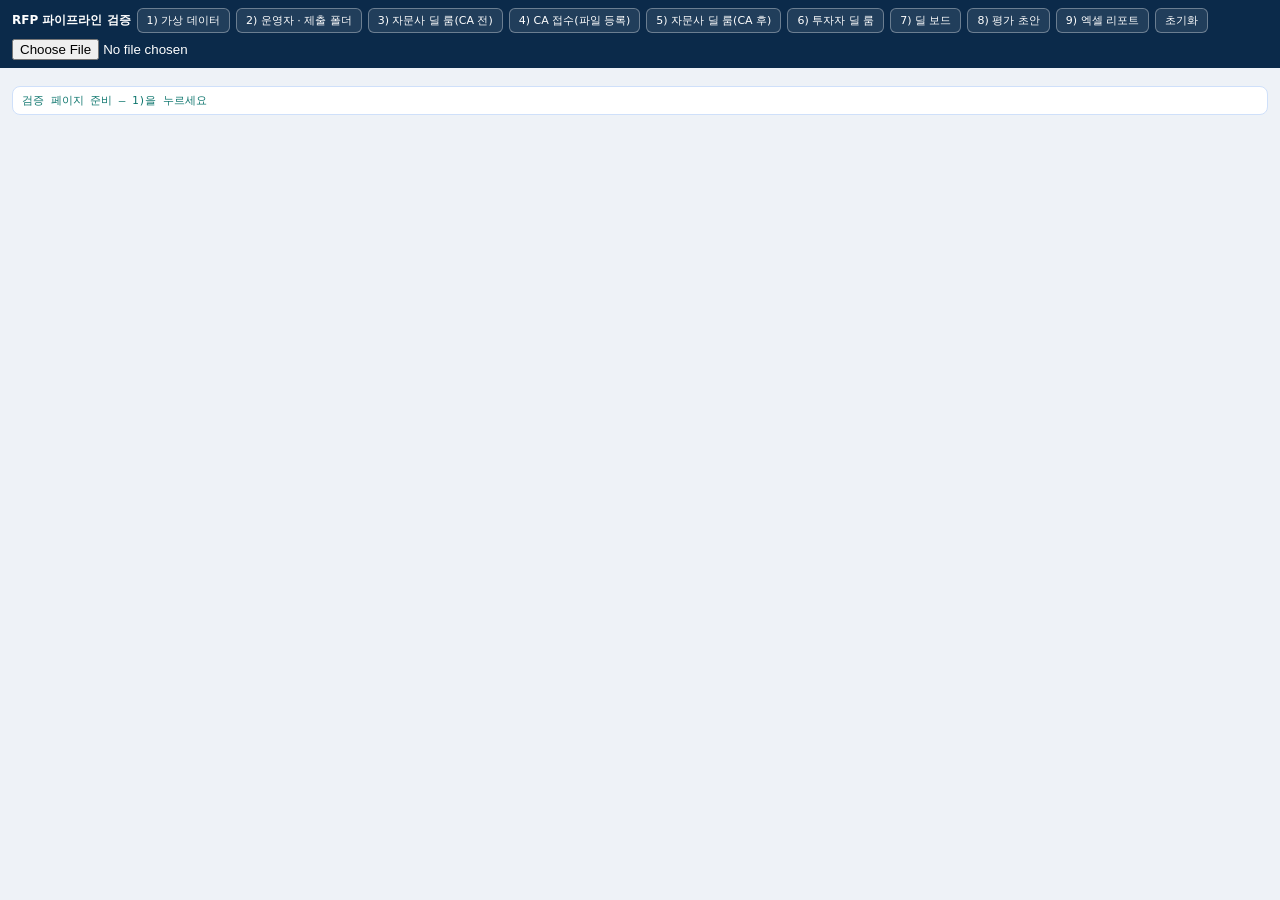
<file: _verify_rfp.html>
<!DOCTYPE html>
<html lang="ko"><head><meta charset="utf-8"><meta name="robots" content="noindex,nofollow">
<title>RFP 파이프라인 검증(임시)</title>
<link rel="stylesheet" href="style.css?v=20261128x">
<style>body{background:#eef2f7;margin:0}#vBar{position:sticky;top:0;z-index:20;background:#0b2a4a;color:#fff;padding:8px 12px;display:flex;gap:6px;flex-wrap:wrap;align-items:center;font:12px/1.4 system-ui,sans-serif}
#vBar button{font:11px system-ui;padding:4px 9px;border-radius:6px;border:1px solid #ffffff55;background:#ffffff18;color:#fff;cursor:pointer}
#vWrap{max-width:1280px;margin:0 auto;padding:12px}#vLog{font:11px monospace;color:#0f766e;background:#fff;border:1px solid #cfe0fa;border-radius:8px;padding:6px 9px;margin:6px 0;white-space:pre-wrap}</style></head>
<body>
<div id="vBar">
  <b>RFP 파이프라인 검증</b>
  <button data-v="seed">1) 가상 데이터</button>
  <button data-v="staff">2) 운영자 · 제출 폴더</button>
  <button data-v="party">3) 자문사 딜 룸(CA 전)</button>
  <button data-v="ca">4) CA 접수(파일 등록)</button>
  <button data-v="party2">5) 자문사 딜 룸(CA 후)</button>
  <button data-v="inv">6) 투자자 딜 룸</button>
  <button data-v="board">7) 딜 보드</button>
  <button data-v="eval">8) 평가 초안</button>
  <button data-v="xlsx">9) 엑셀 리포트</button>
  <button data-v="clear">초기화</button>
  <input id="caFile" type="file">
</div>
<div id="vWrap"><div id="vLog">준비됨</div><div id="vHost"></div></div>

<script>window.naiToast=function(m,e){document.getElementById('vLog').textContent=String(m)+(e?' (오류)':'');};
window.naiShowView=function(){};
window.naiMap={role:function(){return 'admin';},me:function(){return {name:'검증담당',company:'NAI Korea'};},state:{base:[],index:{}},select:function(){}};
</script>
<script src="config.js?v=20261128x"></script>
<script src="rfp_template.js?v=20261128x"></script>
<script src="rfpcore.js?v=20261128x"></script>
<script src="rfpflow.js?v=20261128x"></script>
<script src="dealroom.js?v=20261128x"></script>
<script src="deals.js?v=20261128x"></script>
<script src="https://cdn.sheetjs.com/xlsx-0.20.3/package/dist/xlsx.full.min.js"></script>
<script>
(function(){
  var C=window.NAI_RFPC, host=document.getElementById('vHost'), log=document.getElementById('vLog');
  function say(m){log.textContent=m;}
  var ASSET='vfy-off-1';
  function seed(){
    localStorage.removeItem('nai-map:rfp:v1');
    C.SYNC.checked=false; C.SYNC.mode='local';
    try{localStorage.removeItem('nai-map:rfp:portal:v1');}catch(e){}
    window.naiMap.state.base=[{id:ASSET,name:'샘플 오피스 타워',address:'서울 종로구 창경궁로 120',region:'서울 CBD',sector:'office',price_info:'3,500억',scale_info:'연면적 13,835평 · 14F/B7',lat:37.5709,lng:126.9899,coord_precision:'지번 일치'}];
    window.naiMap.state.index={};window.naiMap.state.index[ASSET]=window.naiMap.state.base[0];
    var rr=[['층','임차인','면적(평)','월 임대료(원)','만기','비고'],['3F','샘플 주식회사 A',1200,'24000000','2029-12-31',''],['4F','샘플테크',980,'19600000','2028-06-30',''],['5F','(공실)',300,'0','','']];
    C.commit('docs',{id:'vfy-rr',asset_id:ASSET,asset_name:'샘플 오피스 타워',kind:'rentroll',label:'렌트롤 (Rent Roll)',name:'샘플_렌트롤.csv',size:2048,mime:'text/csv',rows:rr,summary:C.rentRollSummary(rr),month:'2026-10',access:'기본 개방',at:new Date().toISOString()});
    var ox=[['항목','금액(원/년)','비고'],['관리비','1200000000',''],['수선유지','400000000','']];
    C.commit('docs',{id:'vfy-ox',asset_id:ASSET,asset_name:'샘플 오피스 타워',kind:'opex',label:'오펙스 (OpEx)',name:'샘플_오펙스.csv',size:1024,mime:'text/csv',rows:ox,summary:C.opexSummary(ox,2180),month:'2026-10',access:'기본 개방',at:new Date().toISOString()});
    C.commit('docs',{id:'vfy-im',asset_id:ASSET,asset_name:'샘플 오피스 타워',kind:'im',label:'IM · 티저',name:'샘플_티저.pdf',size:4096,mime:'application/pdf',rows:[],access:'기본 개방',at:new Date().toISOString()});
    C.commit('docs',{id:'vfy-etc',asset_id:ASSET,asset_name:'샘플 오피스 타워',kind:'etc',label:'기타 자료',name:'샘플_감정평가서.pdf',size:8192,mime:'application/pdf',rows:[],access:'요청 시 개방',tags:['감정평가서'],at:new Date().toISOString()});
    var rfp=C.newRfp(ASSET);
    rfp.id='vfy-rfp-1'; rfp.title='샘플 오피스 타워 매각 자문 RFP'; rfp.client='샘플자산운용';
    rfp.material_ids=['vfy-rr','vfy-ox','vfy-im','vfy-etc'];
    C.commit('rfps',rfp);
    C.seedContacts();
    var cs=C.contacts().slice(0,2);
    var invites=[];
    cs.forEach(function(ct,i){
      var adv=C.commit('advisors',{id:'vfy-adv-'+i,company:ct.company,name:ct.name,email:ct.email});
      var code=C.issueCode({rfp_id:rfp.id,holder_type:'자문사',holder:adv.company,holder_id:adv.id,expires_at:C.addDays(C.today(),30)});
      invites.push({advisor_id:adv.id,company:adv.company,name:adv.name,code:code.code,at:new Date().toISOString(),expires_at:code.expires_at,viewed_at:''});
      C.ensureParticipant(rfp.id,'자문사',{ref_id:adv.id,company:adv.company,name:adv.name,email:adv.email});
      C.commit('submissions',{id:'vfy-sub-'+i,rfp_id:rfp.id,advisor_id:adv.id,advisor_company:adv.company,version:1,status:'제출',fee_success:i?0.8:1.1,fee_fixed:i?0.8:0.5,price_expect:i?3420:3640,period_months:i?6:5,track_record:'오피스 매각 3건(3,000억)',access_reach:'FI 40 · SI 25 · 화주 10',team:'전담 5명',schedule:'TM D+20 · LOI D+45',extra:'PF 주선 지원',files:[{name:'제안서_'+adv.company+'.pdf',size:120000}],at:new Date().toISOString()});
    });
    rfp.invites=invites; C.commit('rfps',rfp);
    var inv=C.ensureParticipant(rfp.id,'투자자',{company:'샘플인베스트',name:'샘플담당',email:'buyer@example.com'});
    var bcode=C.issueCode({rfp_id:rfp.id,holder_type:'매수자',holder:'샘플인베스트',holder_id:inv.id,expires_at:C.addDays(C.today(),30)});
    C.commit('submits',{id:'vfy-loi',rfp_id:rfp.id,participant_id:inv.id,company:'샘플인베스트',party_type:'투자자',kind:'LOI',version:1,amount_eok:3300,terms:'실사 30일 · 인수 2027-03',status:'접수',files:[{name:'LOI_샘플인베스트.pdf',size:90000}],at:new Date().toISOString()});
    C.setStatus(C.rfpOf(rfp.id),'분석','검증 시드');
    say('가상 데이터 생성 완료 — RFP: '+C.rfpOf(rfp.id).title+' · 참여자 '+C.participantsOf(rfp.id).length+'명 · 제안 '+C.submissionsOf(rfp.id).length+'건\n자문사 코드 '+invites[0].code+' / 투자자 코드 '+bcode.code);
    return {rfp:C.rfpOf(rfp.id), code:invites[0].code, bcode:bcode.code};
  }
  function rfp(){return C.rfpOf('vfy-rfp-1');}
  function setSession(code){var rec=C.findCode(code);C.setSession(rec);return rec;}
  function drawFolder(){
    var r=rfp(); if(!r)return say('먼저 1) 가상 데이터');
    host.innerHTML='<div class="rfp-shell">'+window.NAI_RFPFLOW.html(r.id)+'</div>';
    window.NAI_RFPFLOW.bind(host,r.id,drawFolder); say('운영자 · 제출 폴더');
  }
  function drawRoom(mode,code){
    var r=rfp(); if(!r)return say('먼저 1) 가상 데이터');
    if(code)setSession(code); else C.setSession(null);
    var room={id:'rfp:'+r.id,rfp_id:r.id,name:r.title,asset_name:r.asset_name,asset_id:r.asset_id};
    host.innerHTML='<div class="rfp-shell dr-shell">'+window.NAI_DEALROOM.render(room,{mode:mode})+'</div>';
    window.NAI_DEALROOM.bind(host,room,function(){drawRoom(mode,code);});
    say(mode==='party'?('참여자 모드 — '+(code||'')):'운영자 모드');
  }
  document.getElementById('vBar').addEventListener('click',function(e){
    var b=e.target.closest('[data-v]'); if(!b)return; var a=b.getAttribute('data-v');
    if(a==='seed'){window.__v=seed();}
    else if(a==='staff'){drawFolder();}
    else if(a==='party'){drawRoom('party',window.__v.code);}
    else if(a==='party2'){drawRoom('party',window.__v.code);}
    else if(a==='inv'){drawRoom('party',window.__v.bcode);}
    else if(a==='board'){host.innerHTML='<div class="rfp-shell"><div id="vBoard"></div></div>';window.NAI_DEALS.paint(document.getElementById('vBoard'));say('딜 보드');}
    else if(a==='ca'){
      var f=document.getElementById('caFile').files[0];
      var r=rfp(); var cs=C.contacts().slice(0,1); var adv=C.list('advisors')[0];
      var p=C.findParticipant(r.id,{ref_id:adv.id,company:adv.company});
      var files=[];
      if(f){ files=[{name:f.name,size:f.size,mime:f.type,dataUrl:'',text:''}]; }
      else { files=[{name:'CA_서명본_샘플.pdf',size:210000,mime:'application/pdf',dataUrl:'',text:''}]; }
      C.caReceiptCommit(r.id,p,{manager:adv.name,signed_date:C.today(),status:'CA 접수',files:files});
      say('CA 접수 완료 — '+p.company+' · '+(files[0]?files[0].name:'파일')+'\n'+C.caSummaryOf(r.id).ca+'/'+C.caSummaryOf(r.id).total+' 접수');
      drawRoom('party',window.__v.code);
    }
    else if(a==='eval'){var out=C.draftAllEvaluations(rfp());say('평가 초안 '+out.length+'건 생성 — '+out.map(function(x){return x.company+' '+x.total+'점';}).join(' / '));drawFolder();}
    else if(a==='xlsx'){window.NAI_RFPFLOW.xlsxReport(rfp());say('엑셀 리포트 다운로드 실행');}
    else if(a==='clear'){localStorage.removeItem('nai-map:rfp:v1');C.closeModal&&C.closeModal();host.innerHTML='';say('초기화');}
  });
  say('검증 페이지 준비 — 1)을 누르세요');
})();
</script>
</body></html>
</file>
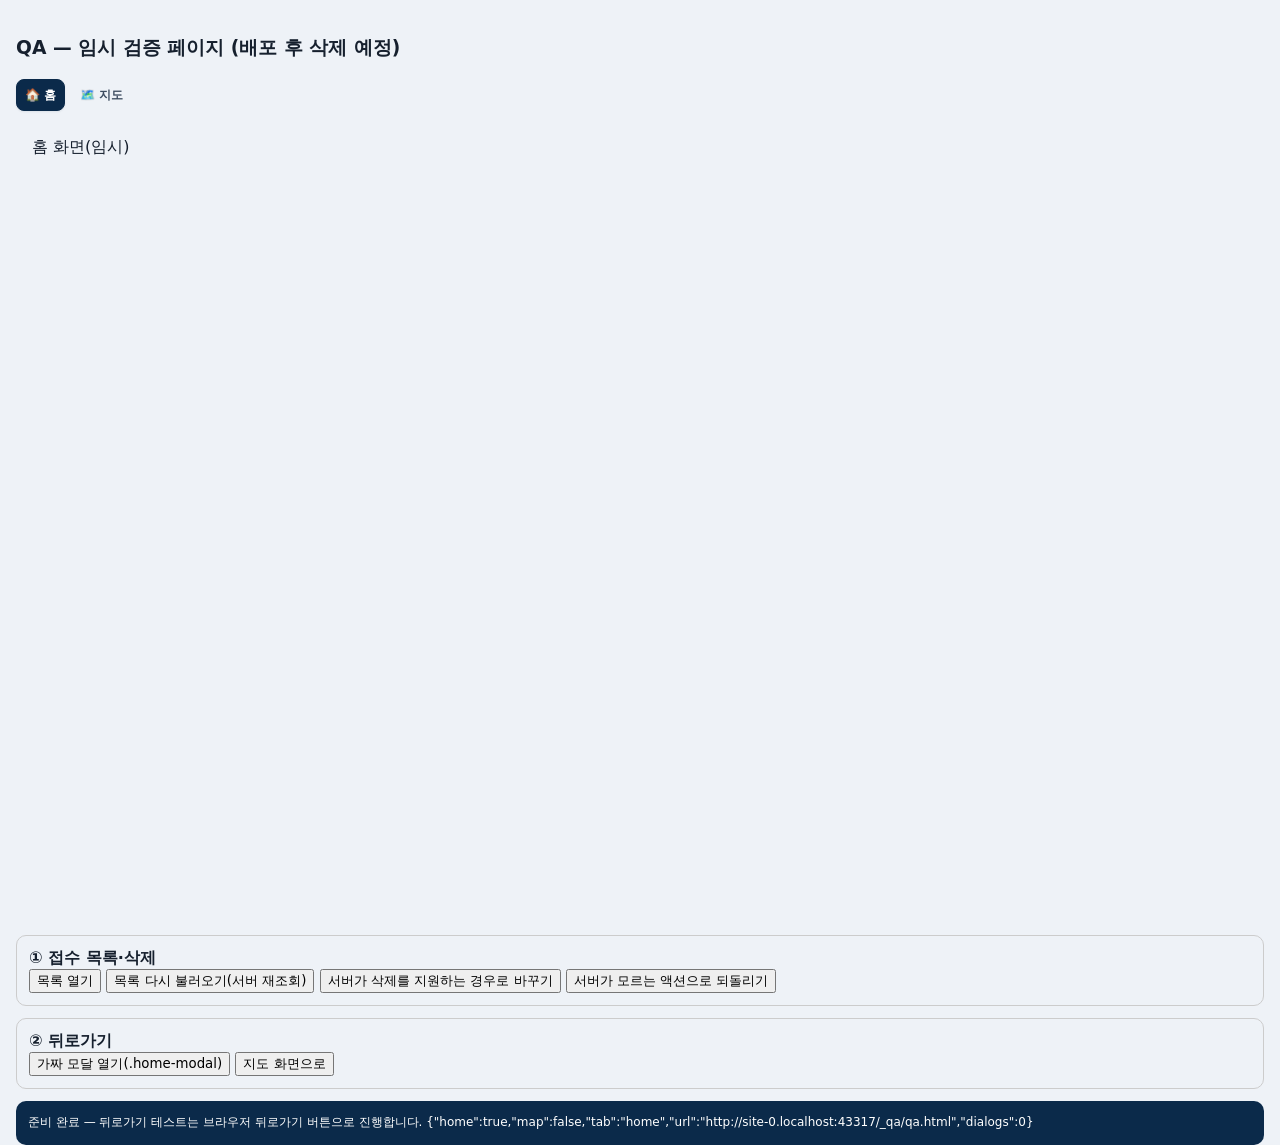
<file: _qa/qa.html>
<!DOCTYPE html>
<html lang="ko">
<head>
<meta charset="utf-8">
<meta name="viewport" content="width=device-width, initial-scale=1">
<title>QA — 접수 삭제 · 뒤로가기 (임시 검증 페이지)</title>
<link rel="stylesheet" href="../style.css">
<style>
  body { padding: 16px; font-family: system-ui, sans-serif; }
  #qaLog { background: #0b2a4a; color: #fff; padding: 12px; border-radius: 10px; font-size: 12px; line-height: 1.6; white-space: pre-wrap; }
  .qa-tabs { display: flex; gap: 6px; margin: 12px 0; }
  .qa-sec { border: 1px solid #ccc; border-radius: 10px; padding: 12px; margin: 12px 0; }
  .qa-ok { color: #0b7a3b; font-weight: 700; }
  .qa-no { color: #c02626; font-weight: 700; }
</style>
</head>
<body>

<h3>QA — 임시 검증 페이지 (배포 후 삭제 예정)</h3>

<div class="qa-tabs">
  <button type="button" class="vt-btn is-active" data-view="home" aria-selected="true">🏠 홈</button>
  <button type="button" class="vt-btn" data-view="map" aria-selected="false">🗺️ 지도</button>
</div>

<section id="homeView" class="home-view">홈 화면(임시)</section>
<div id="appBody" class="app-body hidden">지도 화면(임시)</div>

<div class="qa-sec">
  <b>① 접수 목록·삭제</b><br>
  <button type="button" id="qaOpenList">목록 열기</button>
  <button type="button" id="qaReload">목록 다시 불러오기(서버 재조회)</button>
  <button type="button" id="qaServerOk">서버가 삭제를 지원하는 경우로 바꾸기</button>
  <button type="button" id="qaServerNo">서버가 모르는 액션으로 되돌리기</button>
</div>

<div class="qa-sec">
  <b>② 뒤로가기</b><br>
  <button type="button" id="qaModal">가짜 모달 열기(.home-modal)</button>
  <button type="button" id="qaMapView">지도 화면으로</button>
</div>

<div id="qaLog"></div>

<div id="toast" class="toast hidden" role="status"></div>

<script src="../config.js"></script>
<script src="../modalgrow.js"></script>

<script>
/* ── 검증용 스텁: 서버(fetch)와 앱 권한만 흉내 냅니다. 실제 시트·서버에는 아무 것도 쓰지 않습니다. ── */
window.QAV = { mode: 'unknown', gets: 0, posts: [] };
window.QALOG = [];
function qlog(msg) {
  window.QALOG.push(msg);
  var el = document.getElementById('qaLog');
  if (el) el.textContent = window.QALOG.join('\n');
}
function qview() {
  var home = document.getElementById('homeView');
  var body = document.getElementById('appBody');
  var active = document.querySelector('.vt-btn.is-active');
  return {
    home: !!home && !home.classList.contains('hidden'),
    map: !!body && !body.classList.contains('hidden'),
    tab: active ? active.getAttribute('data-view') : '(none)',
    url: location.href,
    dialogs: document.querySelectorAll('[role="dialog"][aria-modal="true"]').length
  };
}

/* 권한 스텁 — 관리자 */
window.naiMap = {
  role: function () { return 'admin'; },
  me: function () { return { email: 'qa@test.local', name: 'QA', company: 'QA' }; },
  log: function (a, d) { qlog('  · 감사로그 ' + a + ' ' + d); }
};

/* 화면 전환 스텁 (investors.js 의 showView 와 같은 동작만) */
window.naiShowView = function (v) {
  var home = document.getElementById('homeView');
  var body = document.getElementById('appBody');
  var on = v === 'home';
  home.classList.toggle('hidden', !on);
  body.classList.toggle('hidden', v !== 'map');
  var bs = document.querySelectorAll('.vt-btn');
  for (var i = 0; i < bs.length; i++) {
    var b = bs[i];
    var act = b.getAttribute('data-view') === v;
    b.classList.toggle('is-active', act);
    b.setAttribute('aria-selected', String(act));
  }
  window.QA_VIEW = v;
};
document.querySelectorAll('.vt-btn').forEach(function (b) {
  b.addEventListener('click', function () { window.naiShowView(b.getAttribute('data-view')); });
});

/* 접수 2건을 돌려주는 가짜 서버 */
var ROWS = [
  { id: 'qa-1', request_type: 'TR', asset_name: 'QA 물건 A', company: 'QA운용', name: 'QA담당', phone: '010-0000-0001',
    timestamp: '2026-11-28T10:00', status: '접수', memo: '[유형=TR] 테스트 A' },
  { id: 'qa-2', request_type: '매각', asset_name: 'QA 물건 B', company: 'QA리츠', name: 'QA담당2', phone: '010-0000-0002',
    timestamp: '2026-11-28T11:00', status: '접수', memo: '[유형=매각] 테스트 B' }
];
localStorage.setItem((window.NAI_MAP_CONFIG.STORAGE_PREFIX || 'nai-map') + ':token:v1', 'qa-token');
localStorage.removeItem((window.NAI_MAP_CONFIG.STORAGE_PREFIX || 'nai-map') + ':hub:deleted:v1');

window.fetch = function (url, opt) {
  var isPost = !!(opt && String(opt.method || '').toUpperCase() === 'POST');
  if (!isPost) {
    window.QAV.gets++;
    return Promise.resolve({ json: function () { return Promise.resolve({ ok: true, items: ROWS.map(function (r) { return Object.assign({}, r); }) }); } });
  }
  var body = {};
  try { body = JSON.parse((opt && opt.body) || '{}'); } catch (e) { /* noop */ }
  window.QAV.posts.push(body);
  var res;
  if (window.QAV.mode === 'ok' && body.action === 'request_delete') {
    ROWS = ROWS.filter(function (r) { return r.id !== body.id; });   /* 서버가 진짜 지우는 경우 */
    res = { ok: true };
  } else if (body.action === 'request_delete') res = { ok: false, error: 'unknown_action' };
  else res = { ok: true };
  return Promise.resolve({ json: function () { return Promise.resolve(res); } });
};
</script>

<script src="../hub.js?v=20261128y"></script>
<script src="../backnav.js?v=20261128a"></script>

<script>
/* ── ① 접수 목록·삭제 ── */
document.getElementById('qaOpenList').addEventListener('click', function () {
  qlog('▶ 목록 열기');
  window.NAI_HUB.openList();
  setTimeout(function () {
    var rows = document.querySelectorAll('#hubListBody tr.hub-row').length;
    qlog('  행 수: ' + rows + ' / 서버 조회 ' + window.QAV.gets + '회');
    qlog('  표시: ' + Array.prototype.map.call(document.querySelectorAll('#hubListBody tr.hub-row'), function (tr) {
      return tr.getAttribute('data-hub-open');
    }).join(', '));
    qlog('  ' + (rows === 2 ? 'OK 2건 표시' : 'FAIL 행 수가 2가 아님'));
  }, 250);
});

document.getElementById('qaReload').addEventListener('click', function () {
  qlog('▶ 목록 다시 불러오기(서버 재조회)');
  window.NAI_HUB.openList();
  setTimeout(function () {
    var ids = Array.prototype.map.call(document.querySelectorAll('#hubListBody tr.hub-row'), function (tr) {
      return tr.getAttribute('data-hub-open');
    });
    qlog('  표시: ' + ids.join(', '));
    qlog('  ' + (ids.indexOf('qa-1') < 0 && ids.indexOf('qa-2') >= 0 ? 'OK 지운 qa-1 은 안 나오고 qa-2 는 남음' : 'FAIL 되살아났거나 다른 행이 사라짐'));
  }, 250);
});

document.getElementById('qaServerOk').addEventListener('click', function () {
  window.QAV.mode = 'ok';
  qlog('· 모드: 서버가 request_delete 를 지원(ok)');
});
document.getElementById('qaServerNo').addEventListener('click', function () {
  window.QAV.mode = 'unknown';
  qlog('· 모드: 서버가 모르는 액션(unknown_action)');
});

/* 확인 창 응답을 남겨 둡니다 */
var origConfirm = window.confirm;
window.confirm = function (msg) { qlog('  · confirm: ' + String(msg).split('\n')[0]); return true; };

/* 삭제 클릭·토스트를 로그로 남깁니다 */
document.addEventListener('click', function (e) {
  var d = e.target.closest && e.target.closest('[data-hub-del]');
  if (d) qlog('▶ 삭제 클릭 id=' + d.getAttribute('data-hub-del') + ' (mode=' + window.QAV.mode + ')');
}, true);
setInterval(function () {
  var n = window.QAV.posts.length;
  if (n !== window.QA_LAST_POSTS) {
    window.QA_LAST_POSTS = n;
    var p = window.QAV.posts[n - 1];
    qlog('  · POST ' + JSON.stringify({ action: p.action, id: p.id, token: p.token ? '…' : '' }));
  }
  var t = document.getElementById('toast');
  if (t && t.textContent && t.textContent !== window.QA_LAST_TOAST) {
    window.QA_LAST_TOAST = t.textContent;
    qlog('  · 토스트: ' + t.textContent + (t.className.indexOf('err') >= 0 ? ' [오류표시]' : ''));
  }
}, 120);

/* ── ② 뒤로가기 ── */
document.getElementById('qaMapView').addEventListener('click', function () {
  window.naiShowView('map');
  qlog('▶ 지도 화면으로 (탭 상태: ' + qview().tab + ')');
});

document.getElementById('qaModal').addEventListener('click', function () {
  var m = document.createElement('div');
  m.className = 'home-modal';
  m.id = 'qaFakeModal';
  m.innerHTML = '<div class="hm-card" role="dialog" aria-modal="true" aria-label="가짜 모달">' +
    '<div class="hm-head"><strong>가짜 모달</strong><button type="button" class="hm-close" aria-label="닫기">×</button></div>' +
    '<div class="hm-body">뒤로가기 검증용</div></div>';
  document.body.appendChild(m);
  m.addEventListener('click', function (e) {
    if (e.target === m || e.target.closest('.hm-close')) { if (m.parentNode) m.parentNode.removeChild(m); }
  });
  if (window.OAAB_GROW) window.OAAB_GROW.attach(m.querySelector('.hm-card'), { head: '.hm-head' });
  qlog('▶ 모달 열기 (열린 창 ' + document.querySelectorAll('[role="dialog"][aria-modal="true"]').length + '개, guard=' + (window.OAAB_BACK ? 'on' : 'off') + ')');
  setTimeout(function () { qlog('  · OAAB_GROW 붙음: ' + (!!m.querySelector('[data-mg-toggle]'))); }, 50);
});

window.QA_STATE = qview;
qlog('준비 완료 — 뒤로가기 테스트는 브라우저 뒤로가기 버튼으로 진행합니다. ' + JSON.stringify(qview()));
</script>
</body>
</html>
</file>
<file: style.css>
/* =========================================================================
   NAI Korea 상업용 부동산 통합 지도 — style.css
   ========================================================================= */

:root {
  --navy: #0b2a4a;
  --navy-2: #123a63;
  --navy-3: #1b4b7d;
  --bg: #eef2f7;
  --panel: #ffffff;
  --panel-2: #f8fafc;
  --line: #dfe6ef;
  --line-2: #eef2f7;
  --text: #16202e;
  --text-2: #3c4b5f;
  --muted: #6b7c91;
  --accent: #0b6bcb;
  --danger: #d93636;
  --shadow-sm: 0 1px 2px rgba(15, 35, 60, .08);
  --shadow-md: 0 6px 20px rgba(15, 35, 60, .12);
  --shadow-lg: 0 18px 48px rgba(9, 27, 48, .22);
  --radius: 10px;
  --header-h: 58px;
  --sidebar-w: 356px;
  --detail-w: 430px;
  --font: "Pretendard", "Apple SD Gothic Neo", "Malgun Gothic", "Noto Sans KR", system-ui, -apple-system, "Segoe UI", Roboto, sans-serif;
}

* { box-sizing: border-box; }
html, body { height: 100%; }
body {
  margin: 0;
  font-family: var(--font);
  color: var(--text);
  background: var(--bg);
  -webkit-font-smoothing: antialiased;
  overflow: hidden;
}
button { font-family: inherit; }
.hidden { display: none !important; }
.only-mobile { display: none !important; }

/* ───────────────────────────── 헤더 ───────────────────────────── */
.app-header {
  height: var(--header-h);
  display: flex;
  align-items: center;
  gap: 14px;
  padding: 0 14px;
  background: linear-gradient(180deg, var(--navy) 0%, var(--navy-2) 100%);
  color: #fff;
  position: relative;
  z-index: 40;
  box-shadow: var(--shadow-sm);
}
.brand { display: flex; align-items: center; gap: 10px; min-width: 0; }
.brand-mark {
  display: inline-flex;
  flex-direction: column;
  align-items: center;
  justify-content: center;
  width: 46px; height: 34px;
  border-radius: 6px;
  background: #fff;
  color: var(--navy);
  font-weight: 900;
  font-size: 14px;
  line-height: 1;
  letter-spacing: .02em;
}
.brand-mark span { font-size: 7.5px; font-weight: 800; letter-spacing: .18em; margin-top: 2px; color: var(--navy-3); }
.brand-text { display: flex; flex-direction: column; min-width: 0; }
.brand-text strong { font-size: 14.5px; font-weight: 700; letter-spacing: -.01em; white-space: nowrap; }
.brand-text span { font-size: 11px; color: #b9cbe0; white-space: nowrap; overflow: hidden; text-overflow: ellipsis; }
.header-actions { margin-left: auto; display: flex; align-items: center; gap: 8px; }

.btn {
  border: 1px solid transparent;
  border-radius: 8px;
  padding: 7px 11px;
  font-size: 12.5px;
  font-weight: 600;
  cursor: pointer;
  white-space: nowrap;
  transition: background .15s, border-color .15s, color .15s;
}
.btn-primary { background: #fff; color: var(--navy); }
.btn-primary:hover { background: #eaf2fb; }
.btn-ghost { background: rgba(255, 255, 255, .08); border-color: rgba(255, 255, 255, .18); color: #e8f0f9; }
.btn-ghost:hover { background: rgba(255, 255, 255, .16); }
.btn-ghost[aria-pressed="true"] { background: rgba(255, 255, 255, .22); border-color: rgba(255, 255, 255, .38); }
.icon-btn {
  width: 32px; height: 32px;
  display: inline-flex; align-items: center; justify-content: center;
  border-radius: 8px;
  border: 1px solid rgba(255, 255, 255, .18);
  background: rgba(255, 255, 255, .08);
  color: #fff;
  font-size: 15px;
  cursor: pointer;
}
.icon-btn:hover { background: rgba(255, 255, 255, .17); }

.seg { display: inline-flex; background: rgba(0, 0, 0, .18); border-radius: 8px; padding: 2px; }
.seg-btn {
  border: 0; background: transparent; color: #cfdcea;
  font-size: 12.5px; font-weight: 600; padding: 5px 11px; border-radius: 6px; cursor: pointer;
}
.seg-btn.is-active { background: #fff; color: var(--navy); }
.seg-btn:disabled { opacity: .45; cursor: not-allowed; }

.sync-chip {
  font-size: 10.5px; font-weight: 700; color: #d7e6f7;
  background: rgba(255, 255, 255, .12);
  border: 1px solid rgba(255, 255, 255, .2);
  padding: 3px 7px; border-radius: 20px; white-space: nowrap;
}
.sync-chip.err { color: #ffd3d3; border-color: rgba(255, 160, 160, .5); }

/* 접속 권한 배지 — 관리자 / 읽기 전용 */
.role-chip {
  font-size: 10.5px; font-weight: 700; color: #d7e6f7;
  background: rgba(255, 255, 255, .12);
  border: 1px solid rgba(255, 255, 255, .2);
  padding: 3px 8px; border-radius: 20px; white-space: nowrap;
}
.role-chip.is-readonly { color: #3d2c00; background: #fcd34d; border-color: #f59e0b; }

.menu-wrap { position: relative; }
.menu {
  position: absolute; right: 0; top: calc(100% + 8px);
  min-width: 190px;
  background: #fff;
  border: 1px solid var(--line);
  border-radius: 10px;
  box-shadow: var(--shadow-md);
  padding: 6px;
  z-index: 60;
}
.menu button {
  display: block; width: 100%; text-align: left;
  border: 0; background: transparent; color: var(--text);
  font-size: 12.5px; padding: 8px 10px; border-radius: 6px; cursor: pointer;
}
.menu button:hover { background: var(--panel-2); }
.menu button.danger { color: var(--danger); }
.menu-sep { height: 1px; background: var(--line-2); margin: 5px 4px; }

/* ───────────────────────────── 레이아웃 ───────────────────────────── */
.app-body {
  display: flex;
  height: calc(100vh - var(--header-h));
  position: relative;
}

/* ───────────────────────────── 사이드바 ───────────────────────────── */
.sidebar {
  width: var(--sidebar-w);
  min-width: var(--sidebar-w);
  background: var(--panel);
  border-right: 1px solid var(--line);
  display: flex;
  flex-direction: column;
  z-index: 20;
}
.sidebar-head { padding: 12px 12px 8px; border-bottom: 1px solid var(--line-2); }
.search-wrap { position: relative; display: flex; align-items: center; }
.search-icon { position: absolute; left: 11px; color: var(--muted); font-size: 16px; pointer-events: none; }
.search-wrap input {
  width: 100%;
  padding: 9px 32px 9px 32px;
  border: 1px solid var(--line);
  border-radius: 9px;
  background: var(--panel-2);
  font-size: 13px;
  color: var(--text);
  outline: none;
}
.search-wrap input:focus { border-color: var(--accent); background: #fff; box-shadow: 0 0 0 3px rgba(11, 107, 203, .1); }
.search-clear {
  position: absolute; right: 6px;
  border: 0; background: transparent; color: var(--muted);
  font-size: 18px; width: 24px; height: 24px; cursor: pointer; border-radius: 50%;
}
.search-clear:hover { background: var(--line-2); }

.sidebar-scroll { overflow-y: auto; flex: 1; padding-bottom: 24px; }
.sidebar-scroll::-webkit-scrollbar { width: 10px; }
.sidebar-scroll::-webkit-scrollbar-thumb { background: #cfd8e3; border-radius: 8px; border: 3px solid #fff; }

.filter-block { padding: 12px 12px 10px; border-bottom: 1px solid var(--line-2); }
.filter-title {
  display: flex; align-items: center; justify-content: space-between;
  font-size: 11.5px; font-weight: 700; color: var(--muted);
  letter-spacing: .02em; margin-bottom: 8px;
}
.mini-btn {
  border: 0; background: transparent; color: var(--accent);
  font-size: 11px; font-weight: 600; cursor: pointer; padding: 2px 3px; border-radius: 4px;
}
.mini-btn:hover { background: rgba(11, 107, 203, .08); }
.mini-btn[aria-pressed="true"] { background: rgba(11, 107, 203, .12); }

.chip-grid { display: grid; grid-template-columns: 1fr 1fr; gap: 6px; }
.chip-wrap { display: flex; flex-wrap: wrap; gap: 6px; }

.chip {
  display: flex; align-items: center; gap: 6px;
  border: 1px solid var(--line);
  background: #fff;
  border-radius: 8px;
  padding: 6px 8px;
  font-size: 12px;
  color: var(--text-2);
  cursor: pointer;
  text-align: left;
  transition: background .12s, border-color .12s;
}
.chip:hover { background: var(--panel-2); }
.chip .dot { width: 9px; height: 9px; border-radius: 50%; flex: none; }
.chip .cnt { margin-left: auto; font-size: 10.5px; color: var(--muted); font-variant-numeric: tabular-nums; }
.chip.is-on { border-color: currentColor; background: #fff; color: var(--text); box-shadow: inset 0 0 0 1px currentColor; }
.chip.is-off { opacity: .48; background: var(--panel-2); }
.chip.is-off .dot { background: #b9c3cf !important; }

.filter-inline { display: flex; align-items: center; gap: 10px; }
.filter-stack { display: flex; flex-direction: column; gap: 6px; }
.filter-row { display: flex; align-items: center; gap: 10px; }
.filter-row label { font-size: 11.5px; font-weight: 700; color: var(--muted); white-space: nowrap; width: 62px; flex: none; }
.filter-stack select {
  flex: 1;
  border: 1px solid var(--line);
  border-radius: 8px;
  padding: 7px 8px;
  font-size: 12.5px;
  background: #fff;
  color: var(--text);
}

.list-head {
  display: flex; align-items: center; justify-content: space-between;
  padding: 10px 12px 6px;
  font-size: 12px; font-weight: 700; color: var(--text-2);
  position: sticky; top: 0; background: rgba(255, 255, 255, .96); backdrop-filter: blur(4px); z-index: 3;
}
.list-head-right { display: flex; gap: 4px; }
.list-head .mini-btn[aria-pressed="true"] { background: #e8f1fc; }

.asset-list { padding: 0 8px; }
.asset-row {
  display: flex; align-items: flex-start; gap: 9px;
  width: 100%;
  border: 1px solid transparent;
  background: transparent;
  border-radius: 9px;
  padding: 8px 8px;
  text-align: left;
  cursor: pointer;
  color: inherit;
}
.asset-row:hover { background: var(--panel-2); }
.asset-row.is-selected { background: #e8f1fc; border-color: #bcd7f5; }
.asset-row .bar { width: 3px; align-self: stretch; border-radius: 2px; flex: none; }
.asset-row .row-main { min-width: 0; flex: 1; display: flex; flex-direction: column; gap: 2px; }
.asset-row .row-name {
  font-size: 13px; font-weight: 650; color: var(--text);
  white-space: nowrap; overflow: hidden; text-overflow: ellipsis;
}
.asset-row .row-sub {
  font-size: 11.5px; color: var(--muted);
  white-space: nowrap; overflow: hidden; text-overflow: ellipsis;
}
.asset-row .row-right { display: flex; flex-direction: column; align-items: flex-end; gap: 3px; flex: none; max-width: 42%; }
.asset-row .row-meta { font-size: 10.5px; color: var(--muted); white-space: nowrap; overflow: hidden; text-overflow: ellipsis; max-width: 100%; }
.pill {
  display: inline-flex; align-items: center;
  font-size: 10px; font-weight: 700;
  padding: 2px 6px; border-radius: 20px;
  color: #fff; white-space: nowrap;
}
.pill.soft { color: var(--text-2); background: var(--line-2); }
.im-mini { font-size: 10px; }
.list-more { padding: 10px 14px 2px; font-size: 11.5px; color: var(--muted); }
.empty-state { padding: 28px 16px; text-align: center; color: var(--muted); font-size: 12.5px; line-height: 1.7; }

/* ───────────────────────────── 지도 ───────────────────────────── */
.map-area { flex: 1; position: relative; min-width: 0; background: #dfe7f0; overflow: hidden; }
.map-canvas { position: absolute; inset: 0; }
/* 카카오 로드뷰 SDK 가 #roadview 에 inline position:relative 를 주입해 위 inset:0 배치가 풀리고
   높이가 0 이 되는 문제를 막습니다 (2026-11-27). */
#roadview.map-canvas { position: absolute !important; inset: 0 !important; width: auto !important; height: auto !important; background: #dfe7f0; }
#map { background: #e6ecf3; }
.preview-canvas { background: #dce8f4; cursor: grab; touch-action: none; }
.preview-canvas.is-dragging { cursor: grabbing; }
.preview-canvas svg { display: block; width: 100%; height: 100%; }

.preview-banner {
  position: absolute; top: 0; left: 0; right: 0;
  display: flex; align-items: center; justify-content: center; gap: 8px;
  padding: 6px 12px;
  background: rgba(11, 42, 74, .92);
  color: #e9f1fa;
  font-size: 11px;
  line-height: 1.5;
  box-shadow: 0 2px 8px rgba(15, 35, 60, .18);
  z-index: 6;
  white-space: nowrap; overflow: hidden;
}
.preview-banner span { overflow: hidden; text-overflow: ellipsis; }
.preview-banner strong { font-size: 11.5px; color: #fff; white-space: nowrap; }
.preview-banner code { background: rgba(255, 255, 255, .15); padding: 1px 4px; border-radius: 4px; }
.preview-banner .mini-btn { color: #fff; text-decoration: underline; white-space: nowrap; }

.map-notice {
  position: absolute; inset: 0; z-index: 8;
  display: flex; align-items: center; justify-content: center;
  background: #e9eef5;
  padding: 24px;
}
.notice-card {
  background: #fff; border-radius: 12px; box-shadow: var(--shadow-md);
  padding: 22px 24px; max-width: 460px; font-size: 13px; line-height: 1.7; color: var(--text-2);
}
.notice-card h3 { margin: 0 0 8px; font-size: 15px; color: var(--text); }
.notice-card code { background: var(--panel-2); border: 1px solid var(--line); border-radius: 4px; padding: 1px 5px; font-size: 12px; }
.notice-card ol { padding-left: 18px; margin: 8px 0; }
.notice-card .btn { margin-top: 12px; }
.notice-card .btn-primary { background: var(--accent); color: #fff; }

.map-tools { position: absolute; left: 12px; bottom: 66px; display: flex; flex-direction: column; gap: 6px; z-index: 5; }
.map-btn {
  border: 1px solid var(--line); background: #fff; color: var(--text-2);
  border-radius: 8px; padding: 7px 10px; font-size: 11.5px; font-weight: 600;
  box-shadow: var(--shadow-sm); cursor: pointer;
}
.map-btn:hover { background: var(--panel-2); }

.legend {
  position: absolute; left: 12px; bottom: 16px; z-index: 5;
  display: flex; flex-wrap: wrap; gap: 4px 10px;
  background: rgba(255, 255, 255, .94);
  border: 1px solid var(--line);
  border-radius: 10px;
  padding: 8px 11px;
  font-size: 11px; color: var(--text-2);
  box-shadow: var(--shadow-sm);
  max-width: calc(100% - 120px);
}
.legend-item { display: inline-flex; align-items: center; gap: 5px; }
.legend-item .dot { width: 9px; height: 9px; border-radius: 50%; }
.legend-item b { font-weight: 700; color: var(--text); }
.legend-sep { width: 1px; background: var(--line); margin: 0 2px; }

.add-mode-bar {
  position: absolute; left: 50%; bottom: 18px; transform: translateX(-50%);
  display: flex; align-items: center; gap: 12px;
  background: var(--navy); color: #fff;
  padding: 9px 14px; border-radius: 10px; font-size: 12.5px;
  box-shadow: var(--shadow-md); z-index: 7; white-space: nowrap;
}
.add-mode-bar .mini-btn { color: #ffd9d9; }

/* ───────────────────────────── 상세 패널 ───────────────────────────── */
.detail-panel {
  position: absolute; top: 0; right: 0; bottom: 0;
  width: var(--detail-w);
  max-width: 100%;
  background: #fff;
  border-left: 1px solid var(--line);
  box-shadow: -14px 0 34px rgba(15, 35, 60, .12);
  z-index: 30;
  display: flex; flex-direction: column;
}
.detail-scroll { overflow-y: auto; flex: 1; }
.detail-scroll::-webkit-scrollbar { width: 10px; }
.detail-scroll::-webkit-scrollbar-thumb { background: #cfd8e3; border-radius: 8px; border: 3px solid #fff; }

.detail-head {
  position: sticky; top: 0; z-index: 2;
  background: #fff;
  border-bottom: 1px solid var(--line);
  padding: 12px 14px 10px;
}
.detail-top { display: flex; align-items: flex-start; gap: 8px; }
.detail-top .sector-dot { width: 10px; height: 10px; border-radius: 50%; margin-top: 6px; flex: none; }
.detail-title { font-size: 16px; font-weight: 750; line-height: 1.35; margin: 0; flex: 1; letter-spacing: -.01em; }
.detail-close {
  border: 0; background: var(--panel-2); color: var(--muted);
  width: 28px; height: 28px; border-radius: 50%; font-size: 17px; cursor: pointer; flex: none;
}
.detail-close:hover { background: var(--line); }
.detail-sub { margin: 4px 0 0 18px; font-size: 12px; color: var(--muted); }

.badges { display: flex; flex-wrap: wrap; gap: 5px; margin: 9px 0 0 0; }
.badge {
  font-size: 10.5px; font-weight: 700; padding: 3px 7px; border-radius: 5px;
  background: var(--line-2); color: var(--text-2);
}
.badge.status { color: #fff; }
.badge.type { background: #eef4fb; color: #235c96; }
.badge.warn { background: #fff4e5; color: #9a5b00; }
.badge.edited { background: #ffe9e9; color: #b42323; }
.badge.added { background: #e6f8ef; color: #0b7a50; }

.detail-actions { display: flex; flex-wrap: wrap; gap: 6px; margin-top: 10px; }
.action-btn {
  border: 1px solid var(--line); background: #fff; color: var(--text-2);
  border-radius: 7px; padding: 6px 9px; font-size: 11.5px; font-weight: 600; cursor: pointer;
}
.action-btn:hover { background: var(--panel-2); }
.action-btn.primary { background: var(--accent); border-color: var(--accent); color: #fff; }
.action-btn.primary:hover { background: #095ab0; }
.action-btn.danger { color: var(--danger); border-color: #f1cccc; }
.action-btn.danger:hover { background: #fdf1f1; }

.im-btn {
  display: flex; align-items: center; gap: 9px;
  margin: 10px 0 0;
  padding: 11px 12px;
  border-radius: 9px;
  background: linear-gradient(135deg, #0b4f9c, #0b6bcb);
  color: #fff;
  text-decoration: none;
  font-size: 13px; font-weight: 700;
  box-shadow: 0 3px 10px rgba(11, 107, 203, .25);
}
.im-btn:hover { filter: brightness(1.06); }
.im-btn .im-btn-label { font-size: 10.5px; font-weight: 600; opacity: .85; display: block; margin-top: 1px; }
.im-btn .im-btn-arrow { margin-left: auto; font-size: 16px; }

/* ── ✨ AI 심층분석(Pickle) · Gemini · Claude 연동 (2026-11-28) ── */
.ai-cta { margin: 10px 0 0; padding: 10px 11px 9px; border: 1px solid #e4dcc6; border-radius: 11px;
  background: linear-gradient(180deg, #fdfcf7, #f7f4ea); }
.ai-cta-row { display: flex; flex-wrap: wrap; align-items: stretch; gap: 6px; }
.ai-btn-main { flex: 1 1 176px; display: flex; align-items: center; justify-content: space-between; gap: 6px;
  background: linear-gradient(135deg, #0b2a4a, #1b4b7d); color: #fff; text-decoration: none;
  font-size: 12.4px; font-weight: 800; letter-spacing: -.01em; padding: 9px 12px; border-radius: 9px;
  box-shadow: 0 3px 10px rgba(11, 42, 74, .22); }
.ai-btn-main:hover { filter: brightness(1.09); }
.ai-btn-main .ai-btn-sub { font-weight: 600; font-size: 10.8px; opacity: .82; }
.ai-btn-main .ai-arrow { font-size: 12px; opacity: .85; }
.ai-btn-alt { border: 1px solid #d9d1bd; background: #fff; color: var(--text-2); border-radius: 9px;
  font-family: inherit; font-size: 10.8px; font-weight: 700; padding: 0 9px; min-height: 34px;
  cursor: pointer; white-space: nowrap; }
.ai-btn-alt:hover { background: #fbf8ee; border-color: #c7bda2; color: var(--navy-2); }
.ai-cta-note { margin: 6px 2px 0; font-size: 10px; line-height: 1.55; color: var(--muted); }

.detail-section { padding: 12px 14px; border-bottom: 1px solid var(--line-2); }
.detail-section h4 {
  margin: 0 0 8px;
  font-size: 11px; font-weight: 800; letter-spacing: .04em; color: var(--muted);
  text-transform: uppercase;
}
.kv-grid { display: flex; flex-direction: column; gap: 7px; }
.kv { display: flex; gap: 10px; font-size: 12.5px; line-height: 1.5; }
.kv-label { width: 88px; flex: none; color: var(--muted); font-size: 11.5px; padding-top: 1px; }
.kv-value { flex: 1; color: var(--text); word-break: break-word; }
.kv-value a { color: var(--accent); }
.kv-addr { padding: 0; border: 0; background: none; font: inherit; color: var(--accent); text-align: left; cursor: pointer; text-decoration: underline dotted; text-underline-offset: 2px; }
.kv-addr:hover { text-decoration: underline; }
.detail-note { font-size: 12.5px; line-height: 1.65; color: var(--text-2); white-space: pre-wrap; word-break: break-word; }
.detail-source { font-size: 11px; color: var(--muted); line-height: 1.6; word-break: break-word; }
.facts { width: 100%; border-collapse: collapse; font-size: 12px; }
.facts th, .facts td { text-align: left; padding: 5px 0; vertical-align: top; border-bottom: 1px solid var(--line-2); }
.facts th { width: 38%; color: var(--muted); font-weight: 500; padding-right: 10px; }
.facts tr:last-child th, .facts tr:last-child td { border-bottom: 0; }
.sibling-list { display: flex; flex-direction: column; gap: 4px; }
.sibling-btn {
  display: flex; align-items: center; gap: 7px;
  width: 100%; border: 1px solid var(--line); background: #fff;
  border-radius: 7px; padding: 6px 8px; font-size: 12px; text-align: left; cursor: pointer; color: var(--text);
}
.sibling-btn:hover { background: var(--panel-2); }
.sibling-btn .dot { width: 8px; height: 8px; border-radius: 50%; flex: none; }
.link-list { display: flex; flex-wrap: wrap; gap: 6px; }
.link-list a {
  font-size: 11.5px; color: var(--accent); text-decoration: none;
  border: 1px solid #cfe1f5; background: #f4f9ff; border-radius: 6px; padding: 5px 8px;
}
.link-list a:hover { background: #e6f1fd; }

/* ───────────────────────────── 폼 ───────────────────────────── */
.form-grid { display: grid; grid-template-columns: 1fr 1fr; gap: 9px 10px; }
.field { display: flex; flex-direction: column; gap: 4px; min-width: 0; }
.field.wide { grid-column: 1 / -1; }
.field label { font-size: 11px; font-weight: 700; color: var(--muted); }
.field input, .field select, .field textarea {
  width: 100%;
  border: 1px solid var(--line);
  border-radius: 7px;
  padding: 7px 8px;
  font-size: 12.5px;
  font-family: inherit;
  color: var(--text);
  background: #fff;
  outline: none;
}
.field input:focus, .field select:focus, .field textarea:focus { border-color: var(--accent); box-shadow: 0 0 0 3px rgba(11, 107, 203, .1); }
.field textarea { min-height: 72px; resize: vertical; line-height: 1.5; }
.field .hint { font-size: 10.5px; color: var(--muted); }
.field .row-inline { display: flex; gap: 6px; }
.field .row-inline input { flex: 1; }
.form-actions { display: flex; gap: 6px; margin-top: 12px; }
.btn-solid { background: var(--accent); border-color: var(--accent); color: #fff; }
.btn-solid:hover { background: #095ab0; }
.btn-outline { background: #fff; border-color: var(--line); color: var(--text-2); }
.btn-outline:hover { background: var(--panel-2); }
.save-hint { font-size: 10.5px; color: var(--muted); margin-top: 8px; line-height: 1.6; }
.form-error { color: var(--danger); font-size: 11.5px; margin-top: 6px; }

/* ───────────────────────────── 모달 · 토스트 ───────────────────────────── */
.modal-backdrop {
  position: fixed; inset: 0; z-index: 100;
  background: rgba(9, 22, 38, .45);
  display: flex; align-items: center; justify-content: center;
  padding: 20px;
}
.modal {
  background: #fff; border-radius: 13px; box-shadow: var(--shadow-lg);
  width: 420px; max-width: 100%; max-height: 88vh; overflow: auto;
  padding: 18px 20px;
}
.modal h3 { margin: 0 0 8px; font-size: 15.5px; }
.modal .modal-body { font-size: 12.8px; line-height: 1.7; color: var(--text-2); }
.modal .modal-body code { background: var(--panel-2); border: 1px solid var(--line); border-radius: 4px; padding: 1px 5px; font-size: 11.5px; }
.modal .modal-body ol { padding-left: 18px; margin: 8px 0; }
.modal .modal-actions { display: flex; justify-content: flex-end; gap: 7px; margin-top: 16px; }
.modal .btn { padding: 8px 13px; font-size: 12.5px; }

.toast {
  position: fixed; left: 50%; bottom: 26px; transform: translateX(-50%);
  background: rgba(15, 32, 52, .94); color: #fff;
  font-size: 12.5px; padding: 10px 16px; border-radius: 9px;
  box-shadow: var(--shadow-md); z-index: 400; max-width: 90vw;
}
.toast.err { background: rgba(150, 30, 30, .95); }

/* 마커 */
.marker-bubble {
  position: relative;
  width: 30px; height: 30px;
  border-radius: 50% 50% 50% 2px;
  transform: rotate(-45deg);
  border: 2px solid #fff;
  box-shadow: 0 2px 6px rgba(0, 0, 0, .3);
  display: flex; align-items: center; justify-content: center;
  color: #fff; font-size: 10.5px; font-weight: 800;
}
.marker-bubble span { transform: rotate(45deg); }

/* ───────────────────────────── 반응형 ───────────────────────────── */
@media (max-width: 1280px) {
  :root { --sidebar-w: 320px; --detail-w: 400px; }
}
@media (max-width: 1024px) {
  :root { --sidebar-w: 296px; --detail-w: 380px; }
  .brand-text strong { font-size: 13.5px; }
  #btnCluster { display: none; }
}
@media (max-width: 900px) {
  .only-mobile { display: inline-flex !important; }
  .brand-text span { display: none; }
  .app-header { gap: 6px; padding: 0 8px; }
  .brand { flex: 1 1 auto; min-width: 0; gap: 8px; overflow: hidden; }
  .brand-mark { width: 38px; height: 30px; font-size: 12px; flex: none; }
  .brand-mark span { font-size: 6px; letter-spacing: .12em; }
  .brand-text { min-width: 0; overflow: hidden; }
  .brand-text strong { font-size: 12px; max-width: 100%; overflow: hidden; text-overflow: ellipsis; }
  .header-actions { gap: 5px; flex: none; }
  .header-actions .btn { padding: 5px 8px; font-size: 11px; }
  .header-actions .seg { display: none; }
  #btnAdd { padding: 5px 8px; }
  #btnExportMenu { padding: 5px 7px; }
  #btnHelp { display: none; }
  .sync-chip { display: none; }

  .sidebar {
    position: fixed; top: var(--header-h); bottom: 0; left: 0;
    width: min(86vw, 330px); min-width: 0;
    transform: translateX(-102%);
    transition: transform .22s ease;
    box-shadow: var(--shadow-lg);
    z-index: 45;
  }
  .sidebar.is-open { transform: translateX(0); }
  .sidebar-backdrop { position: fixed; inset: var(--header-h) 0 0 0; background: rgba(9, 22, 38, .35); z-index: 44; }

  .detail-panel {
    top: auto; left: 0; right: 0; bottom: 0;
    width: auto; max-height: 76vh;
    border-left: 0; border-top: 1px solid var(--line);
    border-radius: 14px 14px 0 0;
    box-shadow: 0 -12px 34px rgba(15, 35, 60, .22);
  }
  .detail-panel::before {
    content: ""; display: block; width: 42px; height: 4px; border-radius: 3px;
    background: #d5dde8; margin: 7px auto 0;
  }
  .detail-panel { z-index: 35; }
  .preview-banner { font-size: 10.5px; gap: 6px; padding: 7px 8px; }
  .preview-banner span { display: none; }
  .legend { left: 8px; bottom: 10px; font-size: 10px; padding: 6px 8px; max-width: calc(100% - 100px); }
  .map-tools { left: auto; right: 8px; top: 46px; bottom: auto; }
  .add-mode-bar { bottom: 12px; max-width: calc(100% - 20px); white-space: normal; }
  .map-tools { top: 38px; }
  .form-grid { grid-template-columns: 1fr; }
  .kv-label { width: 78px; }
  .toast { bottom: 18px; }
}

/* ───────────────────────── 접속코드 게이트 ───────────────────────── */
.gate {
  position: fixed;
  inset: 0;
  z-index: 9000;
  display: flex;
  align-items: center;
  justify-content: center;
  padding: 20px;
  background: radial-gradient(120% 120% at 50% 0%, #143a63 0%, #0b2a4a 55%, #071d33 100%);
}
.gate-card {
  width: 100%;
  max-width: 380px;
  padding: 28px 24px 22px;
  background: #fff;
  border-radius: 16px;
  box-shadow: var(--shadow-lg);
  text-align: center;
}
.gate-mark { font-size: 15px; }
.gate-title {
  margin: 14px 0 6px;
  font-size: 19px;
  font-weight: 800;
  color: var(--navy);
  letter-spacing: -.3px;
}
.gate-sub {
  margin: 0 0 18px;
  font-size: 12.5px;
  line-height: 1.6;
  color: var(--muted);
}
#gateForm { display: flex; flex-direction: column; gap: 10px; }
#gateCode {
  width: 100%;
  padding: 12px 14px;
  font-size: 15px;
  letter-spacing: 1px;
  text-align: center;
  color: var(--text);
  background: var(--panel-2);
  border: 1px solid var(--line);
  border-radius: 10px;
}
#gateCode:focus { outline: none; border-color: var(--accent); background: #fff; box-shadow: 0 0 0 3px rgba(11, 107, 203, .12); }
.gate-submit { width: 100%; padding: 12px; font-size: 14.5px; }
.gate-error {
  margin: 12px 0 0;
  font-size: 12.5px;
  line-height: 1.5;
  color: var(--danger);
}
.gate-note {
  margin: 16px 0 0;
  font-size: 11px;
  line-height: 1.6;
  color: #93a2b5;
}

/* ═════════════════════════ 🤝 SI·화주 풀 탭 ═════════════════════════ */
:root { --tabs-h: 42px; }

.app-tabs {
  height: var(--tabs-h);
  display: flex;
  align-items: center;
  gap: 3px;
  padding: 0 8px;
  background: #fff;
  border-bottom: 1px solid var(--line);
  position: relative;
  z-index: 30;
}
.vt-btn {
  border: 1px solid transparent;
  background: transparent;
  color: var(--text-2);
  font-size: 12.2px;
  font-weight: 600;
  padding: 5px 8px;
  min-height: 32px;
  line-height: 1.2;
  border-radius: 8px;
  cursor: pointer;
  white-space: nowrap;
}
.vt-btn:hover { background: var(--panel-2); }
.vt-btn.is-active {
  background: var(--navy);
  color: #fff;
  border-color: var(--navy);
  box-shadow: var(--shadow-sm);
}
.pool-role { margin-left: auto; }

.app-body { height: calc(100vh - var(--header-h) - var(--tabs-h)); }

.pool-view {
  height: calc(100vh - var(--header-h) - var(--tabs-h));
  display: flex;
  flex-direction: column;
  background: var(--bg);
  overflow: hidden;
}
.pool-head {
  display: flex;
  align-items: center;
  gap: 12px;
  padding: 12px 16px 8px;
}
.pool-title h2 { margin: 0; font-size: 17px; letter-spacing: -.01em; }
.pool-title p { margin: 3px 0 0; font-size: 11.8px; color: var(--muted); }
.pool-tools { margin-left: auto; display: flex; gap: 7px; }

.pool-filters {
  padding: 4px 16px 10px;
  background: #fff;
  border-bottom: 1px solid var(--line);
  display: flex;
  flex-direction: column;
  gap: 7px;
}
.pf-chips { align-items: center; }
.pf-chips .seg-label {
  font-size: 10.5px;
  font-weight: 700;
  color: var(--muted);
  letter-spacing: .04em;
  margin: 0 2px 0 4px;
}
.pf-search { display: flex; align-items: center; gap: 10px; flex-wrap: wrap; }
.pf-search .search-wrap { flex: 1 1 320px; }
.pf-search .search-wrap input { padding: 8px 30px 8px 32px; font-size: 12.5px; border: 1px solid var(--line); border-radius: 8px; width: 100%; }
.pf-toggle { display: inline-flex; align-items: center; gap: 5px; font-size: 12px; color: var(--text-2); white-space: nowrap; }
.pf-count { font-size: 12px; color: var(--muted); font-variant-numeric: tabular-nums; }
.pf-right { margin-left: auto; display: flex; gap: 6px; }

.pool-list {
  flex: 1 1 0;
  min-height: 0;
  overflow: auto;
  padding: 10px 16px 16px;
  display: flex;
  flex-direction: column;
  gap: 7px;
}
.pool-empty { padding: 40px 10px; text-align: center; color: var(--muted); font-size: 13px; line-height: 1.8; }

.pool-row {
  display: flex;
  gap: 10px;
  background: #fff;
  border: 1px solid var(--line);
  border-radius: 10px;
  padding: 10px 12px;
  box-shadow: var(--shadow-sm);
  align-items: flex-start;
}
.pool-row.is-sel { border-color: var(--accent); box-shadow: inset 0 0 0 1px var(--accent); background: #f7fbff; }
.pr-check { padding-top: 2px; }
.pr-check input { width: 16px; height: 16px; accent-color: var(--accent); cursor: pointer; }
.pr-main { flex: 1; min-width: 0; }
.pr-top { display: flex; align-items: center; gap: 6px; flex-wrap: wrap; }
.pr-kind {
  font-size: 10.5px;
  font-weight: 700;
  padding: 2px 7px;
  border-radius: 20px;
  white-space: nowrap;
}
.pr-kind.k-office { background: #e8f1fc; color: #0b5aa8; }
.pr-kind.k-bf { background: #fdeeff; color: #7c3aed; }
.pr-kind.k-rf { background: #e7f6f3; color: #0e7a68; }
.pr-kind.k-ship { background: #fff1e6; color: #b45309; }
.pr-region {
  font-size: 11px;
  font-weight: 700;
  color: var(--navy);
  background: #eef3f9;
  border: 1px solid #dbe5f0;
  border-radius: 5px;
  padding: 1px 6px;
}
.pr-role { font-size: 11px; color: var(--text-2); background: var(--panel-2); border: 1px solid var(--line); border-radius: 5px; padding: 1px 6px; }
.pr-year { font-size: 11px; color: var(--muted); }
.pr-amount { font-size: 11px; font-weight: 700; color: #b3262c; font-variant-numeric: tabular-nums; }
.pr-name { font-size: 14px; font-weight: 700; margin: 4px 0 2px; letter-spacing: -.01em; }
.pr-industry { font-size: 11.5px; font-weight: 500; color: var(--muted); margin-left: 4px; }
.pr-case { font-size: 12.3px; color: var(--text-2); line-height: 1.55; }
.pr-sub { font-size: 11.5px; color: var(--muted); margin-top: 3px; line-height: 1.5; }
.pr-contact { display: flex; flex-wrap: wrap; gap: 4px 12px; margin-top: 6px; font-size: 11.8px; align-items: center; }
.pc-name { color: var(--text); font-weight: 600; }
.pc-title { color: var(--muted); font-weight: 400; }
.pc-mail { color: var(--accent); text-decoration: none; }
.pc-mail:hover { text-decoration: underline; }
.pc-tel { color: var(--text-2); text-decoration: none; }
.pc-none { color: #b0bccb; }
.pr-actions { display: flex; flex-direction: column; gap: 4px; }
.mini-btn.danger { color: var(--danger); }

/* 메일 발송 바 */
.pool-compose {
  border-top: 1px solid var(--line);
  background: #fff;
  padding: 6px 16px 8px;
  box-shadow: 0 -4px 16px rgba(15, 35, 60, .06);
}
.pc-head { display: flex; align-items: center; gap: 10px; }
.pc-head strong { font-size: 12.8px; }
.compose-hint { font-size: 11.8px; color: var(--muted); }
.compose-hint b { color: var(--text); }
.compose-hint .warn { color: var(--danger); }
.pc-head .mini-btn { margin-left: auto; }
.pc-fields { display: grid; grid-template-columns: 1fr 1fr; gap: 5px 10px; margin-top: 6px; }
.pc-field { display: flex; flex-direction: column; gap: 3px; font-size: 11px; color: var(--muted); }
.pc-field input, .pc-field textarea {
  border: 1px solid var(--line);
  border-radius: 7px;
  padding: 6px 9px;
  font-size: 12.3px;
  font-family: inherit;
  color: var(--text);
  width: 100%;
  resize: vertical;
}
.pc-msg { grid-column: 1 / -1; }
.pc-actions { display: flex; gap: 7px; margin-top: 6px; flex-wrap: wrap; }
.pc-actions .btn { font-size: 12.3px; padding: 8px 12px; }
.pc-actions .btn:disabled { opacity: .5; cursor: not-allowed; }

/* 관리자 편집 모달 */
#poolModal .modal-backdrop { position: fixed; inset: 0; z-index: 100; background: rgba(9, 22, 38, .45); }
.modal-card {
  position: fixed;
  z-index: 101;
  left: 50%; top: 50%;
  transform: translate(-50%, -50%);
  width: min(700px, 94vw);
  max-height: 88vh;
  overflow: auto;
  background: #fff;
  border-radius: 13px;
  box-shadow: var(--shadow-lg);
  padding: 16px 18px;
}
.modal-head { display: flex; align-items: center; margin-bottom: 10px; }
.modal-head h3 { margin: 0; font-size: 15px; }
.modal-head .icon-btn { margin-left: auto; }
.mf-grid { display: grid; grid-template-columns: 1fr 1fr; gap: 8px 12px; }
.mf { display: flex; flex-direction: column; gap: 3px; font-size: 11px; color: var(--muted); }
.mf input, .mf select, .mf textarea {
  border: 1px solid var(--line);
  border-radius: 7px;
  padding: 7px 9px;
  font-size: 12.3px;
  font-family: inherit;
  color: var(--text);
  width: 100%;
}
.mf textarea { resize: vertical; }
.mf-wide { grid-column: 1 / -1; }
.mf-sec {
  grid-column: 1 / -1;
  margin: 14px 0 4px;
  padding-bottom: 4px;
  border-bottom: 1px solid var(--line);
  font-size: 11.6px;
  font-weight: 700;
  color: var(--text-2);
  letter-spacing: -.01em;
}
.mf-sec:first-of-type { margin-top: 4px; }
.mf-err {
  background: #fef2f2;
  border: 1px solid #fecaca;
  color: #991b1b;
  border-radius: 8px;
  padding: 9px 11px;
  font-size: 11.9px;
  line-height: 1.55;
  margin: 0 0 8px;
}
.mf-err span { color: #7f1d1d; }
.mf-err .mini-btn {
  margin-top: 6px;
  color: #991b1b;
  background: #fff;
  border: 1px solid #fecaca;
}
.dc-sec h4 .mini-btn.dc-edit {
  margin-left: 8px;
  font-size: 11px;
  font-weight: 600;
  color: var(--accent);
  background: #eaf2fd;
  border: 1px solid #cfe0f8;
}
.modal-foot { display: flex; justify-content: flex-end; gap: 7px; margin-top: 14px; }

@media (max-width: 820px) {
  .pool-head { flex-wrap: wrap; padding: 10px 12px 6px; }
  .pool-filters { padding: 4px 12px 8px; }
  .pool-list { padding: 8px 12px 12px; }
  .pool-compose { padding: 8px 12px 10px; }
  .pc-fields { grid-template-columns: 1fr; }
  .mf-grid { grid-template-columns: 1fr; }
  .pf-right { margin-left: 0; }
  .sidebar { top: calc(var(--header-h) + var(--tabs-h)); }
  .vt-btn { padding: 5px 8px; font-size: 11.7px; gap: 2px; }
}

/* 흰 배경 패널 안에서는 헤더용 버튼 색을 그대로 쓰지 않습니다. */
.pool-view .btn-primary,
#poolModal .btn-primary { background: var(--accent); border-color: var(--accent); color: #fff; }
.pool-view .btn-primary:hover { background: #095ab0; }
.pool-view .btn-ghost {
  background: #fff;
  border-color: var(--line);
  color: var(--text-2);
}
.pool-view .btn-ghost:hover { background: var(--panel-2); }
.pc-actions .btn[disabled] { opacity: .45; }

/* ── 플랫폼 명칭(Open AI Asset Bridge (가칭)) ── */
.brand-text .brand-pseudo,
.gate-title .brand-pseudo {
  font-style: normal;
  font-weight: 600;
  font-size: 11px;
  color: #9fb6cd;
  margin-left: 3px;
  letter-spacing: 0;
}
.gate-title .brand-pseudo { font-size: 13px; color: #8ea3ba; }
.pool-title .pool-meta { margin-top: 2px; font-size: 11px; color: var(--muted); font-variant-numeric: tabular-nums; }

/* ── 🏦 FI 풀: 펀드 메타데이터 ── */
.pr-kind.k-lp { background: #eef0ff; color: #4338ca; }
.pr-strat {
  font-size: 10.5px;
  font-weight: 700;
  border-radius: 5px;
  padding: 1px 6px;
  border: 1px solid transparent;
  white-space: nowrap;
}
.s-loan { background: #e8f1fc; color: #0b5aa8; border-color: #d3e4f8; }
.s-core { background: #eff6ef; color: #2f6b3a; border-color: #d8e8d9; }
.s-corep { background: #e9f8ee; color: #1d7a45; border-color: #cbe9d6; }
.s-va { background: #fff6e5; color: #9a6200; border-color: #f6e3bf; }
.s-opp { background: #fdeeff; color: #7c3aed; border-color: #eed4fb; }
.s-dev { background: #fdecec; color: #b3262c; border-color: #f6d6d6; }
.s-na { background: var(--panel-2); color: var(--muted); border-color: var(--line); }
.pr-funds { display: flex; flex-wrap: wrap; gap: 3px 12px; margin-top: 4px; }
.pr-fund { font-size: 11.8px; color: var(--text-2); }
.pr-fund .pr-lp { color: var(--muted); font-size: 11px; }
.pr-fund .pr-size { color: #b3262c; font-weight: 700; font-variant-numeric: tabular-nums; }
.pr-funds .more { color: var(--muted); }
.pr-fundkv { display: flex; flex-wrap: wrap; gap: 5px; margin-top: 5px; }
.fk {
  font-size: 11.3px;
  color: var(--text-2);
  background: #f7f9fc;
  border: 1px solid var(--line);
  border-radius: 6px;
  padding: 2px 7px;
  max-width: 100%;
}
.fk b { font-weight: 700; color: var(--muted); margin-right: 4px; font-size: 10.5px; }
.fk-irr { color: #b3262c; background: #fff6f6; border-color: #f3dcdc; }
.fk-irr b { color: #c05252; }
.fk-dry { color: #0b5aa8; background: #f2f8ff; border-color: #dbe8f7; }
.fk-dry b { color: #5b80a8; }

/* ── 목록 상세 모달 (🔎) ── */
.dc-card { width: min(760px, 94vw); }
.dc-meta { display: flex; flex-wrap: wrap; gap: 6px; align-items: center; margin-bottom: 6px; }
.dc-sec { border-top: 1px solid var(--line); padding: 9px 0 3px; }
.dc-sec h4 { margin: 0 0 6px; font-size: 12px; color: var(--muted); letter-spacing: .02em; }
.dc-contact { display: flex; flex-wrap: wrap; gap: 4px 12px; font-size: 12.3px; align-items: center; }
.dc-tags { display: flex; flex-wrap: wrap; gap: 4px; margin-bottom: 6px; }
.dc-fund {
  border: 1px solid var(--line);
  border-radius: 9px;
  padding: 8px 10px;
  margin-bottom: 6px;
  background: #fcfdff;
}
.dc-fund-name { font-size: 12.6px; font-weight: 700; margin-bottom: 4px; }
.dc-kv { display: grid; grid-template-columns: 1fr 1fr; gap: 3px 12px; font-size: 11.8px; color: var(--text-2); }
.dc-kv b { color: var(--muted); font-weight: 700; margin-right: 5px; font-size: 11px; }
.dc-kv span { line-height: 1.55; }
.dc-text { font-size: 12.2px; color: var(--text-2); line-height: 1.62; word-break: break-word; }
.dc-none { font-size: 12px; color: var(--muted); }

/* 📊 5개년 재무현황 — 목록 카드 배지 + 상세 표 */
.pr-fin {
  font-size: 10.5px;
  font-weight: 700;
  padding: 2px 7px;
  border-radius: 20px;
  white-space: nowrap;
  background: #e8f6ee;
  color: #0b6b47;
  border: 1px solid #cfe9dc;
}
.dc-fin h4 { display: flex; flex-wrap: wrap; align-items: baseline; gap: 2px 0; }
.dc-fin-note { font-size: 10.8px; font-weight: 500; color: var(--muted); margin-left: 8px; letter-spacing: 0; }
.fin-wrap { overflow-x: auto; -webkit-overflow-scrolling: touch; }
.fin-table {
  width: 100%;
  min-width: 400px;
  border-collapse: collapse;
  font-size: 12px;
  font-variant-numeric: tabular-nums;
}
.fin-table th, .fin-table td { padding: 6px 8px; border-bottom: 1px solid var(--line); white-space: nowrap; }
.fin-table thead th {
  font-size: 11px;
  font-weight: 700;
  color: var(--muted);
  text-align: right;
  background: #f6f9fc;
  border-bottom: 1px solid #dbe5f0;
}
.fin-table thead th:first-child { text-align: left; border-radius: 6px 0 0 0; }
.fin-table tbody th {
  text-align: left;
  font-size: 11.8px;
  font-weight: 700;
  color: var(--text-2);
  background: #fcfdff;
}
.fin-table td { text-align: right; color: var(--text); font-weight: 600; }
.fin-table .is-latest { background: #eef6ff; color: #0b5aa8; }
.fin-table td.neg { color: var(--danger); }
.fin-table .fin-na { color: #c3ccd8; font-weight: 400; }
.dc-fin-src { margin-top: 5px; font-size: 10.8px; color: var(--muted); }
.mf-hint { margin: 0 0 10px; font-size: 11.3px; color: var(--muted); line-height: 1.6; }
.mf-hint code { background: var(--panel-2); padding: 1px 4px; border-radius: 4px; font-size: 10.8px; }
@media (max-width: 820px) {
  .dc-kv { grid-template-columns: 1fr; }
  .gate-title .brand-pseudo { display: block; font-size: 11px; margin: 3px 0 0; }
}

/* ═════════════════════════ 📊 밸류에이션·민감도 탭 ═════════════════════════ */
.action-btn.sim {
  background: var(--navy);
  border-color: var(--navy);
  color: #fff;
  font-weight: 700;
}
.action-btn.sim:hover { background: var(--navy-2); }

.val-view {
  height: calc(100vh - var(--header-h) - var(--tabs-h));
  background: var(--bg);
  overflow: auto;
}
.val-shell { max-width: 1560px; margin: 0 auto; padding: 14px 16px 40px; }

.val-top {
  display: flex; align-items: flex-end; gap: 16px; flex-wrap: wrap;
  margin-bottom: 12px;
}
.val-title h2 { margin: 0; font-size: 18px; letter-spacing: -.01em; }
.val-title p { margin: 4px 0 0; font-size: 12px; color: var(--muted); }
.val-presets { display: flex; gap: 6px; flex-wrap: wrap; margin-left: auto; }
.vp-btn {
  border: 1px solid var(--line); background: #fff; color: var(--text-2);
  font-size: 12.2px; font-weight: 650; padding: 7px 12px; border-radius: 999px;
  cursor: pointer; white-space: nowrap;
}
.vp-btn:hover { background: var(--panel-2); }
.vp-btn.is-on { background: var(--navy); border-color: var(--navy); color: #fff; }

.val-main { display: grid; grid-template-columns: 330px minmax(0, 1fr); gap: 14px; align-items: start; }

.val-inputs {
  background: #fff; border: 1px solid var(--line); border-radius: var(--radius);
  padding: 6px 12px 14px; box-shadow: var(--shadow-sm);
  position: sticky; top: 8px; max-height: calc(100vh - var(--header-h) - var(--tabs-h) - 90px);
  overflow: auto;
}
.vg { padding: 8px 0 4px; border-bottom: 1px dashed var(--line-2); }
.vg:last-child { border-bottom: 0; }
.vg h4 {
  margin: 2px 0 8px; font-size: 11px; letter-spacing: .02em;
  color: var(--navy-3); text-transform: none;
}
.vg-grid { display: grid; grid-template-columns: 1fr 1fr; gap: 8px; }
.vf { display: flex; flex-direction: column; gap: 3px; }
.vf.wide { grid-column: span 2; }
.vf label { font-size: 10.6px; color: var(--muted); font-weight: 600; }
.vf input, .vf select {
  width: 100%; border: 1px solid var(--line); border-radius: 7px;
  padding: 6px 7px; font-size: 12.4px; font-family: inherit;
  background: #fff; color: var(--text); text-align: right;
}
.vf select { text-align: left; }
.vf input:focus, .vf select:focus { outline: 2px solid rgba(11,107,203,.18); border-color: var(--accent); }

.val-out { min-width: 0; display: flex; flex-direction: column; gap: 12px; }

.val-bar {
  display: flex; align-items: center; gap: 10px; flex-wrap: wrap;
  background: #fff; border: 1px solid var(--line); border-radius: var(--radius);
  padding: 8px 12px; box-shadow: var(--shadow-sm);
}
.val-badge {
  font-size: 12px; font-weight: 700; color: var(--navy);
  background: var(--panel-2); border: 1px solid var(--line); border-radius: 999px; padding: 4px 10px;
}
.val-badge.modified { color: #8a5b00; background: #fff7e6; border-color: #f2dfb0; }
.val-save { display: flex; align-items: center; gap: 6px; margin-left: auto; flex-wrap: wrap; }
.val-save input {
  border: 1px solid var(--line); border-radius: 7px; padding: 6px 8px;
  font-size: 12px; font-family: inherit; width: 230px;
}
.val-save select {
  border: 1px solid var(--line); border-radius: 7px; padding: 6px 8px;
  font-size: 12px; font-family: inherit; max-width: 220px; background: #fff;
}
.btn-s {
  border: 1px solid var(--accent); background: var(--accent); color: #fff;
  border-radius: 7px; padding: 6px 11px; font-size: 12px; font-weight: 650; cursor: pointer;
}
.btn-s:hover { background: #095ab0; }
.btn-s.ghost { background: #fff; color: var(--text-2); border-color: var(--line); }
.btn-s.ghost:hover { background: var(--panel-2); }
.sv-empty { font-size: 11.5px; color: var(--muted); }
.ro-note { font-size: 11.5px; color: var(--muted); }

.val-kpis { display: grid; grid-template-columns: repeat(5, minmax(0, 1fr)); gap: 8px; }
.vk {
  background: #fff; border: 1px solid var(--line); border-radius: 9px;
  padding: 9px 11px; box-shadow: var(--shadow-sm);
  display: flex; flex-direction: column; gap: 2px; min-width: 0;
}
.vk-l { font-size: 10.6px; color: var(--muted); font-weight: 650; }
.vk-v { font-size: 18px; font-weight: 800; letter-spacing: -.02em; color: var(--navy); }
.vk-s { font-size: 10.5px; color: var(--muted); }
.vk.good { border-color: #a9dcc4; background: linear-gradient(180deg,#f4fcf8,#fff); }
.vk.good .vk-v { color: #0b7a50; }
.vk.bad .vk-v { color: #b3262c; }

.val-block {
  background: #fff; border: 1px solid var(--line); border-radius: var(--radius);
  padding: 10px 12px 12px; box-shadow: var(--shadow-sm);
}
.val-block h3 {
  margin: 2px 0 8px; font-size: 13px; letter-spacing: -.01em;
  display: flex; align-items: center; gap: 8px;
}
.val-block h3 span { font-size: 10.6px; color: var(--muted); font-weight: 600; }
.val-block-head { display: flex; align-items: center; gap: 10px; flex-wrap: wrap; margin-bottom: 8px; }
.val-block-head h3 { margin: 0; }
.seg-mini { display: inline-flex; gap: 3px; background: var(--panel-2); border: 1px solid var(--line); border-radius: 8px; padding: 2px; }
.seg-mini button {
  border: 0; background: transparent; color: var(--text-2);
  font-size: 11.2px; font-weight: 650; padding: 4px 8px; border-radius: 6px; cursor: pointer;
}
.seg-mini button.on { background: var(--navy); color: #fff; }

.val-table-wrap { overflow: auto; max-height: 340px; }
table.vt { width: 100%; border-collapse: collapse; font-size: 11.5px; font-variant-numeric: tabular-nums; }
table.vt th, table.vt td { padding: 5px 7px; text-align: right; white-space: nowrap; }
table.vt th { position: sticky; top: 0; background: var(--panel-2); color: var(--text-2); font-size: 10.6px; z-index: 1; border-bottom: 1px solid var(--line); }
table.vt th:first-child, table.vt td:first-child { text-align: left; }
table.vt tbody tr:nth-child(even) { background: #fcfdff; }
table.vt tbody tr.last { background: #f3f7fc; font-weight: 700; }
table.vt td.b { font-weight: 700; color: var(--navy); }
table.vt td.neg { color: var(--danger); }
table.vt tfoot td { background: var(--panel-2); font-weight: 700; color: var(--text-2); border-top: 1px solid var(--line); }

table.mt { border-collapse: collapse; font-size: 11.6px; font-variant-numeric: tabular-nums; width: 100%; }
table.mt th, table.mt td { border: 1px solid var(--line); padding: 6px 8px; text-align: center; }
table.mt thead th { background: var(--panel-2); font-size: 10.8px; color: var(--text-2); font-weight: 700; }
table.mt .mt-corner { text-align: left; font-size: 10.4px; color: var(--muted); }
table.mt .mt-row { text-align: right; background: var(--panel-2); font-weight: 700; font-size: 11px; }
table.mt th.is-base { background: #e6eef8; color: var(--navy); }
table.mt td.is-base { outline: 2px solid var(--navy); outline-offset: -2px; font-weight: 800; background: #f4f8ff; }
table.mt td.good { background: #eaf7f0; color: #0b7a50; font-weight: 700; }
table.mt td.good-2 { background: #cdeedd; color: #075d3d; font-weight: 800; }
.mt-hint { margin: 7px 0 0; font-size: 10.8px; color: var(--muted); }
table.mt td.warn { background: #fff7e6; color: #8a5b00; font-weight: 700; }

/* ── 공동주택 개발형(RLV) ─────────────────────────────────────────── */
.dev-toggle { display: flex; gap: 4px; flex-wrap: wrap; margin: 0 0 8px; }
.dev-toggle button {
  border: 1px solid var(--line); background: #fff; color: var(--text-2);
  font-size: 11.4px; font-weight: 650; padding: 5px 9px; border-radius: 7px; cursor: pointer;
}
.dev-toggle button:hover { background: var(--panel-2); }
.dev-toggle button.on { background: var(--navy); border-color: var(--navy); color: #fff; }
.dev-f .dev-range { display: grid; grid-template-columns: minmax(0, 1fr) 82px; gap: 7px; align-items: center; }
.dev-f input[type=range] { width: 100%; accent-color: var(--navy); padding: 0; margin: 0; }
.dev-note { font-size: 10.4px; color: var(--muted); line-height: 1.45; margin: 5px 0 0; }

table.dev-t { width: 100%; border-collapse: collapse; font-size: 11.9px; font-variant-numeric: tabular-nums; }
table.dev-t th, table.dev-t td { padding: 6px 8px; border-bottom: 1px solid var(--line-2); }
table.dev-t th { text-align: left; font-weight: 650; color: var(--text-2); white-space: nowrap; }
table.dev-t td.num { text-align: right; white-space: nowrap; font-weight: 700; color: var(--navy); width: 130px; }
table.dev-t td.memo { font-size: 10.8px; color: var(--muted); text-align: left; }
table.dev-t tr.sum th, table.dev-t tr.sum td { border-top: 1px solid var(--line); border-bottom: 2px solid var(--line); font-weight: 800; background: #f8fbff; }
table.dev-t td.pos { color: #0b7a50; }
table.dev-t td.neg { color: var(--danger); }
table.dev-t.sm th, table.dev-t.sm td { padding: 3px 6px; font-size: 11px; border-bottom: 1px dashed var(--line-2); }
table.dev-t.sm td { text-align: left; color: var(--text-2); }

.dev-cmp { display: grid; grid-template-columns: 1fr 1fr; gap: 10px; }
.dev-cmp-card { border: 1px solid var(--line); border-radius: 10px; padding: 9px 12px 11px; background: #fcfdff; }
.dev-cmp-card.is-on { border-color: var(--navy); box-shadow: 0 0 0 2px rgba(11,107,203,.12); }
.dev-cmp-card .dcc-head { display: flex; align-items: center; gap: 8px; margin-bottom: 5px; }
.dev-cmp-card h5 { margin: 0; font-size: 12.4px; }
.dcc-tag { margin-left: auto; font-size: 10.2px; font-weight: 700; color: #8a5b00; background: #fff4e0; border: 1px solid #f2dfb0; border-radius: 999px; padding: 1px 7px; }
.dcc-tag.ok { color: #0b7a50; background: #e6f4ec; border-color: #b7e0c8; }
.dev-cmp-card dl { display: grid; grid-template-columns: auto 1fr; gap: 3px 10px; margin: 0; font-size: 11.6px; }
.dev-cmp-card dt { color: var(--muted); }
.dev-cmp-card dd { margin: 0; text-align: right; font-weight: 650; font-variant-numeric: tabular-nums; }
.dev-cmp-card dd.b { color: var(--navy); font-weight: 800; }
.dev-cmp-card dd.pos { color: #0b7a50; }
.dev-cmp-card dd.neg { color: var(--danger); }
.dev-ref { border-left: 3px solid #f0b429; padding: 2px 0 2px 10px; margin-top: 10px; }
.dev-ref strong { display: block; font-size: 11px; margin-bottom: 3px; }

.vs-src, .vs-memo, .vs-verify {
  border-left: 3px solid var(--line); padding: 2px 0 2px 10px; margin-bottom: 10px;
}
.vs-src { border-color: var(--accent); }
.vs-memo { border-color: #f0b429; }
.vs-verify { border-color: #d93636; }
.vs-src strong, .vs-memo strong, .vs-verify strong { display: block; font-size: 11px; margin-bottom: 3px; }
.vs-src p, .vs-memo p, .vs-verify p { margin: 0; font-size: 11.8px; line-height: 1.55; color: var(--text-2); }
.vs-verify p { color: #8a1f1f; }
.vs-list { margin: 6px 0 0; padding: 0; list-style: none; }
.vs-list li { font-size: 11.5px; line-height: 1.55; color: var(--text-2); padding: 3px 0 3px 0; display: flex; gap: 6px; }
.vs-badge {
  flex: none; font-size: 9.6px; font-weight: 800; border-radius: 4px;
  padding: 1px 5px; height: 16px; line-height: 14px; margin-top: 2px;
}
.vs-list li.doc .vs-badge { background: #e6f4ec; color: #0b7a50; border: 1px solid #b7e0c8; }
.vs-list li.assume .vs-badge { background: #fff4e0; color: #8a5b00; border: 1px solid #f2dfb0; }
.vs-foot { margin: 10px 0 0; font-size: 10.8px; color: var(--muted); line-height: 1.55; }
.val-note-empty { font-size: 11.8px; color: var(--muted); }

@media (max-width: 1180px) {
  .val-main { grid-template-columns: 1fr; }
  .val-inputs { position: static; max-height: none; }
  .val-kpis { grid-template-columns: repeat(3, minmax(0, 1fr)); }
}
@media (max-width: 720px) {
  .val-shell { padding: 10px 10px 40px; }
  .val-kpis { grid-template-columns: repeat(2, minmax(0, 1fr)); }
  .dev-cmp { grid-template-columns: 1fr; }
  .val-save { margin-left: 0; width: 100%; }
  .val-save input { width: 100%; }
  .vp-btn { font-size: 11.4px; padding: 6px 10px; }
  .vg-grid { grid-template-columns: 1fr 1fr; }
}

/* ═════════════════ 3단 권한 게이트 (내부 접속 / 외부 방문자) ═════════════════ */
.gate-card { transition: max-width .16s ease; }
.gate-card.wide { max-width: 468px; text-align: left; }
.gate-card.wide .gate-mark, .gate-card.wide .gate-title, .gate-card.wide .gate-sub { text-align: center; display: block; }
.gate-tabs { display: flex; gap: 4px; background: var(--panel-2); border: 1px solid var(--line); border-radius: 10px; padding: 3px; margin-bottom: 14px; }
.gate-tab { flex: 1; border: 0; background: transparent; color: var(--text-2); font-family: inherit; font-size: 12.4px; font-weight: 700; padding: 8px 6px; border-radius: 8px; cursor: pointer; }
.gate-tab:hover { color: var(--navy); }
.gate-tab.is-active { background: #fff; color: var(--navy); box-shadow: var(--shadow-sm); }
.gate-panel { text-align: left; }
.gate-panel #gateForm { display: flex; flex-direction: column; gap: 10px; }
.gate-hint { margin: 10px 0 0; font-size: 11.3px; line-height: 1.6; color: var(--muted); }
.gate-hint b { color: var(--navy); font-weight: 700; }
.gate-stabs { display: flex; border-bottom: 1px solid var(--line); margin: 2px 0 12px; }
.gate-stab { flex: 1; border: 0; background: none; padding: 8px 4px 9px; font-family: inherit; font-size: 12px; font-weight: 700; color: var(--muted); cursor: pointer; border-bottom: 2px solid transparent; }
.gate-stab.is-active { color: var(--navy); border-bottom-color: var(--accent); }
.ext-grid { display: grid; grid-template-columns: 1fr 1fr; gap: 8px; margin-bottom: 10px; }
.ext-field { display: flex; flex-direction: column; gap: 3px; min-width: 0; }
.ext-field.wide { grid-column: span 2; }
.ext-field span { font-size: 10.8px; font-weight: 700; color: var(--muted); }
.ext-field input, .ext-field select {
  width: 100%; padding: 9px 10px; font-size: 13px; font-family: inherit; color: var(--text);
  background: var(--panel-2); border: 1px solid var(--line); border-radius: 9px;
}
.ext-field input:focus, .ext-field select:focus { outline: none; background: #fff; border-color: var(--accent); box-shadow: 0 0 0 3px rgba(11, 107, 203, .12); }
.ext-guide { background: #f4f8ff; border: 1px solid #d6e4f7; border-radius: 10px; padding: 10px 12px; margin-bottom: 12px; }
.ext-guide b { font-size: 11.8px; color: var(--navy); }
.ext-guide p { margin: 4px 0 0; font-size: 11.6px; line-height: 1.6; color: var(--text-2); }
.ext-step { display: block; font-size: 11.8px; color: var(--navy); margin-bottom: 8px; }
.ext-check { display: flex; align-items: center; gap: 7px; font-size: 11.6px; color: var(--text-2); margin: 2px 0 10px; }
.role-chip.is-internal { color: #0b4a7a; background: #dbeafe; border-color: #93c5fd; }
.role-chip.is-external { color: #7a4a00; background: #fdeac9; border-color: #f0b429; }
.pr-contact.pr-masked { color: var(--muted); font-size: 11.6px; display: flex; gap: 6px; align-items: center; flex-wrap: wrap; }
.pr-contact.pr-masked .pc-title { color: #9aa8b9; }
body.role-external .pool-compose { display: none !important; }
body.role-external .pf-toggle { display: none; }
@media (max-width: 520px) {
  .ext-grid { grid-template-columns: 1fr; }
  .ext-field.wide { grid-column: span 1; }
  .gate-card.wide { max-width: 100%; }
}
/* 게이트 버튼: 흰 배경 테마의 .btn-primary(흰 버튼)를 게이트 카드에서는 강조색으로 */
.gate .btn-primary { background: var(--accent); border-color: var(--accent); color: #fff; font-weight: 700; }
.gate .btn-primary:hover { background: #095ab0; border-color: #095ab0; }
.gate .btn-primary:disabled { background: #9bbfe6; border-color: #9bbfe6; color: #fff; }
.gate-tab, .gate-stab { white-space: nowrap; }

/* =========================================================================
   2026-11-22 — 물건 구분(🏢 일반 자산 / 🏛️ 경·공매) · 토지 섹터 · 경공매 상세
   ========================================================================= */

/* ── 물건 구분 토글 (사이드바 최상단) ── */
.deal-block .filter-title { margin-bottom: 7px; }
.deal-chips { display: flex; flex-direction: column; gap: 9px; }
.deal-group { display: flex; flex-direction: column; gap: 5px; }
.deal-chip {
  --deal-color: #334155;
  display: flex; flex-direction: column; align-items: center; justify-content: center; gap: 1px;
  min-height: 37px; padding: 5px 6px;
  border: 1px solid var(--line);
  background: #fff;
  border-radius: 9px;
  font-size: 11px; font-weight: 700;
  color: var(--text-2);
  line-height: 1.15;
  cursor: pointer;
  transition: background .12s, border-color .12s, box-shadow .12s, color .12s;
}
.deal-chip .dl { max-width: 100%; overflow: hidden; text-overflow: ellipsis; white-space: nowrap; letter-spacing: -.01em; }
.deal-chip .cnt { font-size: 9.5px; font-weight: 700; color: var(--muted); font-variant-numeric: tabular-nums; }
.deal-chip:hover { border-color: #c3d0de; background: var(--panel-2); }
.deal-chip.is-on {
  color: #fff; background: var(--deal-color); border-color: var(--deal-color);
  box-shadow: 0 2px 8px rgba(15, 35, 60, .18);
}
.deal-chip.is-on .cnt { color: rgba(255, 255, 255, .85); }
.deal-hint {
  margin: 6px 0 0; font-size: 10.5px; line-height: 1.5; color: var(--muted);
}

/* ── 목록: 경·공매 행 ── */
.asset-row.is-auction .row-name { color: #7c3f00; }
.auc-tag {
  display: inline-block; font-size: 9.5px; font-weight: 800; letter-spacing: -.01em;
  color: #8a4b00; background: #fdecc8; border: 1px solid #f3d192;
  border-radius: 4px; padding: 1px 4px; margin-right: 2px; vertical-align: 1px;
}
.asset-row.is-auction .row-meta { color: #b45309; font-weight: 700; }

/* ── 상세: 경·공매 배지·핵심 지표 ── */
.badge.auc { background: #fdecc8; color: #7c3f00; border: 1px solid #f3d192; }
.auc-block h4 { color: #7c3f00; }
.auc-grid { display: grid; grid-template-columns: 1fr 1fr; gap: 6px; }
.auc-cell {
  border: 1px solid var(--line);
  background: var(--panel-2);
  border-radius: 8px;
  padding: 7px 9px;
  display: flex; flex-direction: column; gap: 3px;
}
.auc-cell .auc-k { font-size: 10.5px; font-weight: 700; color: var(--muted); }
.auc-cell .auc-v { font-size: 13px; font-weight: 800; color: var(--text); letter-spacing: -.01em; }
.auc-cell.ac { background: #fff8ec; border-color: #f3d192; }
.auc-cell.ac .auc-v { color: #a2530a; }
.auc-src {
  display: inline-flex; align-items: center; gap: 4px;
  margin-top: 8px; font-size: 11.5px; font-weight: 700;
  color: #0b5aa8; text-decoration: none;
  border: 1px solid #cddffa; background: #f2f7ff; border-radius: 7px; padding: 6px 9px;
}
.auc-src:hover { background: #e6f0ff; }
.auc-note { margin: 8px 0 0; font-size: 10.5px; line-height: 1.55; color: var(--muted); }

/* ── 상세: 📋 공시·공공 데이터 (2026-11-23) ── */
.badge.disc { background: #eef4ff; color: #0b4f9c; border: 1px solid #cddffa; }
.disc-mini { font-size: 10px; vertical-align: 1px; }
.disc-block h4 { color: #0b4f9c; }
.disc-list { display: flex; flex-direction: column; gap: 8px; }
.disc-card {
  border: 1px solid var(--line);
  background: var(--panel-2);
  border-radius: 9px;
  padding: 9px 10px;
}
.disc-head { display: flex; align-items: center; gap: 6px; flex-wrap: wrap; }
.disc-src {
  font-size: 10.5px; font-weight: 800; letter-spacing: -.01em;
  color: #0b4f9c; background: #e8f0fe; border: 1px solid #cddffa;
  border-radius: 5px; padding: 2px 6px;
}
.disc-asof { font-size: 10.5px; color: var(--muted); }
.disc-title { margin-top: 5px; font-size: 12px; font-weight: 700; color: var(--text); }
.disc-facts { margin-top: 6px; font-size: 11.5px; }
.disc-facts th { width: 34%; font-size: 11px; }
.disc-facts th, .disc-facts td { padding: 4px 0; }
.disc-link {
  display: inline-block; margin-top: 7px; font-size: 11px; font-weight: 700;
  color: #0b5aa8; text-decoration: none;
  border: 1px solid #cddffa; background: #f2f7ff; border-radius: 6px; padding: 4px 8px;
}
.disc-link:hover { background: #e6f0ff; }
.disc-items { list-style: none; margin: 7px 0 0; padding: 0; display: flex; flex-direction: column; gap: 4px; }
.disc-items li { font-size: 11px; line-height: 1.5; color: var(--text-2); position: relative; padding-left: 9px; word-break: break-word; }
.disc-items li::before { content: '·'; position: absolute; left: 0; color: var(--muted); }
.disc-items a { color: #0b5aa8; text-decoration: none; }
.disc-items a:hover { text-decoration: underline; }
.disc-note { margin: 6px 0 0; font-size: 10px; line-height: 1.55; color: var(--muted); }

@media (max-width: 420px) {
  .auc-grid { grid-template-columns: 1fr; }
}

/* ═════════════════════════ 🏠 딜 브릿지 홈 (2026-11-23) ═════════════════════════ */
/* ── 홈 맨 앞 새로고침 바 (2026-11-28) ── */
.hh-refresh {
  display: flex; align-items: center; gap: 8px; flex-wrap: wrap;
  margin: 0 0 10px; padding: 6px 10px;
  background: #fff; border: 1px solid var(--line); border-radius: 11px;
  box-shadow: var(--shadow-sm);
}
.hh-rf-btn {
  display: inline-flex; align-items: center; gap: 6px;
  border: 1px solid var(--navy-3); background: #eef5fd; color: var(--navy);
  border-radius: 9px; padding: 6px 12px; min-height: 32px;
  font-size: 12.4px; font-weight: 800; cursor: pointer; font-family: inherit;
}
.hh-rf-btn:hover { background: #e2eefc; }
.hh-rf-btn:disabled { opacity: .72; cursor: progress; }
.hh-rf-i { font-size: 14px; line-height: 1; display: inline-block; }
.hh-rf-btn.is-busy .hh-rf-i { animation: hh-spin .9s linear infinite; }
@keyframes hh-spin { from { transform: rotate(0deg); } to { transform: rotate(360deg); } }
.hh-rf-at { font-size: 11.4px; color: var(--text-2); font-weight: 700; }
.hh-rf-hint { font-size: 10.8px; color: var(--muted); }
@media (max-width: 760px) {
  .hh-refresh { gap: 6px; padding: 6px 8px; }
  .hh-rf-hint { width: 100%; }
}
.home-view {
  height: calc(100vh - var(--header-h) - var(--tabs-h));
  overflow-y: auto;
  background: var(--bg);
  padding: 14px 16px 28px;
}
.home-hero {
  display: flex;
  gap: 18px;
  align-items: stretch;
  flex-wrap: wrap;
  padding: 18px 20px;
  border-radius: 14px;
  background: linear-gradient(120deg, var(--navy) 0%, var(--navy-3) 62%, #1f6aa5 100%);
  color: #fff;
  box-shadow: var(--shadow-md);
}
.hh-left { flex: 1 1 360px; min-width: 260px; }
.hh-kicker { margin: 0; font-size: 11.5px; letter-spacing: .14em; text-transform: uppercase; color: #9dc4e8; }
.hh-title { margin: 6px 0 4px; font-size: 25px; font-weight: 700; letter-spacing: -.02em; }
.hh-title b { color: #ffd97a; font-weight: 800; }
.hh-sub { margin: 0; font-size: 12.8px; color: #d5e6f7; line-height: 1.55; }
.hh-meta { margin: 8px 0 0; font-size: 11px; color: #8fb6d8; }
.hh-kpis { display: grid; grid-template-columns: repeat(4, minmax(112px, 1fr)); gap: 10px; flex: 1 1 460px; }
.kpi {
  background: rgba(255, 255, 255, .11);
  border: 1px solid rgba(255, 255, 255, .18);
  border-radius: 11px;
  padding: 10px 12px;
  display: flex; flex-direction: column; gap: 2px;
}
.kpi-k { font-size: 11px; color: #cfe3f5; }
.kpi-v { font-size: 19px; font-weight: 800; letter-spacing: -.01em; }
.kpi-s { font-size: 10.5px; color: #a7c8e4; }
.kpi-auc .kpi-v { color: #ffcf8a; }
.kpi-sale .kpi-v { color: #b9f0d0; }
.kpi-art .kpi-v { color: #ffe9a8; }

.home-grid {
  margin-top: 14px;
  display: grid;
  grid-template-columns: repeat(12, 1fr);
  gap: 14px;
  align-items: start;
}
.home-card {
  background: var(--panel);
  border: 1px solid var(--line);
  border-radius: 12px;
  padding: 14px 16px 16px;
  box-shadow: var(--shadow-sm);
  min-width: 0;
}
.hc-deals { grid-column: span 12; }
.hc-quick { grid-column: span 4; }
.hc-search { grid-column: span 8; }
.hc-articles { grid-column: span 6; }
.hc-notices { grid-column: span 3; }
.hc-subs { grid-column: span 3; }
.hc-head { display: flex; align-items: center; gap: 10px; margin-bottom: 10px; flex-wrap: wrap; }
.hc-head h2 { margin: 0; font-size: 14.5px; letter-spacing: -.01em; }
.hc-tag { font-size: 10.5px; font-weight: 600; color: var(--muted); background: var(--panel-2); border: 1px solid var(--line); border-radius: 20px; padding: 2px 8px; margin-left: 4px; }
.hc-hint { font-size: 11px; color: var(--muted); }
.hc-tools { margin-left: auto; display: flex; gap: 6px; }
.hc-foot { margin-top: 10px; }
.hc-foot .mini-btn { font-size: 11.5px; }

.strip-h { margin: 12px 0 8px; font-size: 12px; color: var(--text-2); font-weight: 700; }
.cards-row { display: flex; gap: 10px; overflow-x: auto; padding-bottom: 6px; scrollbar-width: thin; }
.deal-card {
  flex: 0 0 214px;
  text-align: left;
  display: flex; flex-direction: column; gap: 3px;
  border: 1px solid var(--line);
  border-radius: 10px;
  background: #fff;
  padding: 10px 11px;
  cursor: pointer;
  transition: border-color .12s, box-shadow .12s, transform .12s;
}
.deal-card:hover { border-color: var(--accent); box-shadow: var(--shadow-md); transform: translateY(-1px); }
.dc-badge {
  align-self: flex-start;
  font-size: 10.5px; font-weight: 800; letter-spacing: .02em;
  border-radius: 6px; padding: 2px 7px;
  background: #eef2f7; color: var(--text-2);
}
.dc-badge.mini { font-size: 9.5px; padding: 1px 5px; }
.dc-badge.today { background: #d93636; color: #fff; }
.dc-badge.urgent { background: #f97316; color: #fff; }
.dc-badge.soon { background: #fbbf24; color: #3b2c00; }
.dc-badge.later { background: #dbeafe; color: #1d4fbe; }
.dc-badge.nego { background: #0f766e; color: #fff; }
.dc-badge.past { background: #e5e7eb; color: #6b7280; }
.dc-badge.gen { background: var(--navy); color: #fff; }
/* 거래 상태 배지·매각/임대 단계·금액 성격 라벨 (2026-11-28) */
.dc-badge.t-sale { background: #dc2626; color: #fff; }
.dc-badge.t-lease { background: #0f766e; color: #fff; }
.dc-top { display: flex; align-items: center; gap: 5px; min-width: 0; }
.dc-stage {
  font-size: 10px; font-weight: 800; color: var(--navy);
  background: #eef2f7; border: 1px solid var(--line); border-radius: 6px; padding: 1px 6px;
  white-space: nowrap; overflow: hidden; text-overflow: ellipsis; min-width: 0;
}
.ptag {
  font-style: normal; font-size: 9px; font-weight: 800; letter-spacing: .01em;
  border-radius: 4px; padding: 1px 4px; white-space: nowrap; flex: 0 0 auto;
}
.ptag.pt-est { background: #fef3c7; color: #92400e; }
.ptag.pt-deal { background: #dcfce7; color: #166534; }
.ptag.pt-ask { background: #dbeafe; color: #1d4fbe; }
.ptag.pt-low { background: #f1f5f9; color: #334155; border: 1px solid var(--line); }
.ptag.pt-src { background: #f1f5f9; color: #64748b; }
.ptag.pt-none { background: #f8fafc; color: #94a3b8; border: 1px solid var(--line); }
.dc-sector { font-size: 10.5px; font-weight: 700; }
.dc-name { font-size: 12.8px; line-height: 1.35; display: -webkit-box; -webkit-line-clamp: 2; -webkit-box-orient: vertical; overflow: hidden; }
.dc-addr { font-size: 10.8px; color: var(--muted); overflow: hidden; text-overflow: ellipsis; white-space: nowrap; }
.dc-price { font-size: 12px; font-weight: 800; color: var(--navy); margin-top: 2px; display: flex; align-items: center; gap: 4px; min-width: 0; }
.dc-price b { font-weight: 800; white-space: nowrap; overflow: hidden; text-overflow: ellipsis; min-width: 0; }
.hsi-right .ptag { margin-right: 4px; }
.dc-date { font-size: 10.5px; color: var(--muted); white-space: nowrap; overflow: hidden; text-overflow: ellipsis; }

.quick-grid { display: grid; grid-template-columns: 1fr 1fr; gap: 8px; }
.qtile {
  display: grid; grid-template-columns: 26px 1fr; grid-template-rows: auto auto;
  column-gap: 8px; row-gap: 0; align-items: center;
  text-align: left;
  border: 1px solid var(--line); border-radius: 10px;
  background: var(--panel-2);
  padding: 10px 11px; cursor: pointer;
  transition: border-color .12s, background .12s;
}
.qtile:hover { border-color: var(--accent); background: #fff; }
.qti { font-size: 16px; grid-row: span 2; text-align: center; }
.qtt { font-size: 12.6px; font-weight: 700; }
.qts { font-size: 10.5px; color: var(--muted); line-height: 1.35; }

/* ── 🧾 업무 신청 (TR · LM · 매입 · 매각 — 홈에서 바로 접수, 2026-11-25) ── */
.hc-apply {
  margin-top: 14px;
  background: linear-gradient(180deg, #f7fbff, #fff);
  border-color: #d9e7f6;
}
.apply-grid { display: grid; grid-template-columns: repeat(4, minmax(0, 1fr)); gap: 10px; }
.apply-btn {
  display: flex; align-items: center; gap: 10px; min-height: 62px;
  text-align: left; border: 1px solid var(--line); border-radius: 12px; background: #fff;
  padding: 11px 13px; cursor: pointer; color: var(--text);
  -webkit-tap-highlight-color: rgba(11, 42, 74, .07); touch-action: manipulation;
  transition: border-color .12s, box-shadow .12s, transform .12s;
}
.apply-btn:hover, .apply-btn:focus-visible {
  border-color: var(--accent); box-shadow: var(--shadow-md); transform: translateY(-1px); outline: none;
}
.apply-btn:active { transform: none; box-shadow: var(--shadow-sm); }
.apply-btn .ab-i {
  flex: none; width: 38px; height: 38px; border-radius: 10px;
  display: grid; place-items: center; font-size: 18px; background: #eef5fd;
}
.apply-btn .ab-t { display: flex; flex-direction: column; gap: 1px; min-width: 0; }
.apply-btn .ab-t b { font-size: 13.2px; letter-spacing: -.01em; color: var(--navy); }
.apply-btn .ab-t span {
  font-size: 10.8px; color: var(--muted); line-height: 1.35;
  overflow: hidden; text-overflow: ellipsis; white-space: nowrap;
}
.apply-btn .ab-t em { font-style: normal; font-size: 10px; font-weight: 700; color: var(--accent); }
.apply-btn .ab-go { margin-left: auto; font-size: 11px; font-weight: 800; color: var(--navy-3); white-space: nowrap; }
.apply-btn.v-tr .ab-i { background: #e8f4fd; }
.apply-btn.v-lease .ab-i { background: #e6f7f3; }
.apply-btn.v-buy .ab-i { background: #eaf7ee; }
.apply-btn.v-sale .ab-i { background: #eef1fd; }
@media (max-width: 980px) {
  .apply-grid { grid-template-columns: 1fr 1fr; }
}
@media (max-width: 760px) {
  .apply-grid { grid-template-columns: 1fr 1fr; gap: 8px; }
  .apply-btn { min-height: 58px; padding: 10px; gap: 8px; }
  .apply-btn .ab-i { width: 32px; height: 32px; font-size: 16px; }
  .apply-btn .ab-t span { white-space: normal; }
  .apply-btn .ab-go { display: none; }
}

.hs-form { display: grid; grid-template-columns: minmax(190px, 1.5fr) repeat(4, minmax(104px, 1fr)) auto; gap: 7px; }
.hs-form input, .hs-form select {
  height: 34px; width: 100%; min-width: 0; border: 1px solid var(--line); border-radius: 8px; padding: 0 9px;
  font-size: 12.4px; font-family: inherit; background: #fff; color: var(--text);
}
.hs-form .btn { height: 34px; padding: 0 16px; }
.hs-result { margin-top: 10px; }
.hs-empty { margin: 6px 0; font-size: 12px; color: var(--muted); line-height: 1.6; }
.hs-count { font-size: 11.5px; color: var(--muted); margin-bottom: 6px; }
.hs-list { display: flex; flex-direction: column; }
.hs-item {
  display: flex; align-items: center; gap: 10px;
  border: none; border-top: 1px solid var(--line-2);
  background: none; padding: 8px 2px; text-align: left; cursor: pointer;
}
.hs-item:hover { background: var(--panel-2); }
.hsi-sector { width: 4px; height: 30px; border-radius: 3px; flex: 0 0 4px; }
.hsi-main { display: flex; flex-direction: column; min-width: 0; flex: 1; }
.hsi-main strong { font-size: 12.8px; font-weight: 700; overflow: hidden; text-overflow: ellipsis; white-space: nowrap; }
.hsi-sub { font-size: 10.8px; color: var(--muted); overflow: hidden; text-overflow: ellipsis; white-space: nowrap; }
.hsi-right { font-size: 11.6px; font-weight: 700; color: var(--navy); white-space: nowrap; }

.art-list, .noti-list { display: flex; flex-direction: column; }
.art-item, .noti-item {
  border: none; border-bottom: 1px solid var(--line-2);
  background: none; padding: 9px 2px; text-align: left; cursor: pointer;
  display: flex; flex-direction: column; gap: 2px;
}
.art-item:hover, .noti-item:hover { background: var(--panel-2); }
.ai-date, .ni-date { font-size: 10.5px; color: var(--muted); }

/* ── 아티클: 내부 스크롤 · 더 보기 · 전체 검색 (2026-11-26) ── */
#artList {
  max-height: 342px; overflow-y: auto; overflow-x: hidden;
  -webkit-overflow-scrolling: touch; overscroll-behavior: contain;
  scrollbar-width: thin; scrollbar-color: var(--line) transparent; padding-right: 2px;
}
#artList::-webkit-scrollbar { width: 8px; }
#artList::-webkit-scrollbar-track { background: transparent; }
#artList::-webkit-scrollbar-thumb { background: var(--line); border-radius: 8px; }
.ai-badge {
  display: inline-block; font-style: normal; font-size: 9.5px; font-weight: 700;
  color: #fff; background: var(--accent); border-radius: 5px; padding: 0 5px; margin-left: 6px;
  vertical-align: 1px;
}
.art-foot { display: flex; align-items: center; gap: 8px; flex-wrap: wrap; margin-top: 8px; }
.art-count { font-size: 10.8px; color: var(--muted); }
.art-btns { margin-left: auto; display: flex; gap: 6px; flex-wrap: wrap; }
.art-foot .mini-btn { font-size: 11.4px; }
.art-foot .mini-btn.art-all-btn {
  background: rgba(11, 107, 203, .08); border-radius: 6px; padding: 3px 7px;
}
.art-modal .hm-card { height: min(780px, 92vh); }
.art-modal .hm-body { display: flex; flex-direction: column; overflow: hidden; }
.art-search { display: flex; align-items: center; gap: 8px; margin-bottom: 10px; flex: 0 0 auto; }
.art-search input {
  flex: 1; min-width: 0; height: 34px; border: 1px solid var(--line); border-radius: 8px;
  padding: 0 10px; font-size: 12.6px; font-family: inherit; background: #fff; color: var(--text);
}
.art-qcount { font-size: 11px; color: var(--muted); white-space: nowrap; }
.art-all-list {
  flex: 1 1 auto; min-height: 160px; overflow-y: auto;
  -webkit-overflow-scrolling: touch; overscroll-behavior: contain;
  border-top: 1px solid var(--line-2); padding-right: 4px;
  scrollbar-width: thin; scrollbar-color: var(--line) transparent;
}
.art-all-list::-webkit-scrollbar { width: 8px; }
.art-all-list::-webkit-scrollbar-thumb { background: var(--line); border-radius: 8px; }
.read-top { margin-bottom: 10px; }
.read-top .mini-btn { font-size: 11.5px; background: var(--panel-2); border-radius: 6px; padding: 4px 9px; }
.ai-title, .ni-title { font-size: 12.9px; font-weight: 700; line-height: 1.4; }
.ai-sum { font-size: 11.3px; color: var(--text-2); line-height: 1.5; display: -webkit-box; -webkit-line-clamp: 2; -webkit-box-orient: vertical; overflow: hidden; }
.noti-item { flex-direction: row; align-items: center; gap: 8px; }
.ni-title { flex: 1; }
.ni-pin { font-size: 11px; }

.subs-grid { display: grid; grid-template-columns: 1fr 1fr; gap: 8px; }
.subbox {
  display: flex; flex-direction: column; gap: 2px; align-items: flex-start;
  border: 1px solid var(--line); border-radius: 10px; background: var(--panel-2);
  padding: 9px 10px; cursor: pointer;
}
.subbox:hover { border-color: var(--accent); background: #fff; }
.sb-i { font-size: 15px; }
.sb-k { font-size: 10.8px; color: var(--muted); }
.sb-v { font-size: 17px; font-weight: 800; color: var(--navy); }

/* ── 홈 모달 ── */
.home-modal {
  position: fixed; inset: 0; z-index: 120;
  background: rgba(9, 20, 34, .55);
  display: flex; align-items: center; justify-content: center;
  padding: 22px;
}
.hm-card {
  background: #fff; border-radius: 14px; box-shadow: var(--shadow-lg);
  width: min(760px, 100%); max-height: 92vh; display: flex; flex-direction: column;
}
.home-modal.wide .hm-card { width: min(1020px, 100%); }
.hm-head {
  display: flex; align-items: center; gap: 10px;
  padding: 13px 16px; border-bottom: 1px solid var(--line);
}
.hm-head strong { font-size: 14px; }
.hm-close {
  margin-left: auto; border: none; background: var(--panel-2); border-radius: 8px;
  width: 30px; height: 30px; font-size: 18px; line-height: 1; cursor: pointer; color: var(--text-2);
}
.hm-body { padding: 16px; overflow-y: auto; }

.fm-grid { display: grid; grid-template-columns: 1fr 1fr; gap: 10px; }
.fm { display: flex; flex-direction: column; gap: 4px; font-size: 11.6px; color: var(--text-2); }
.fm.wide { grid-column: span 2; }
.fm span { font-weight: 600; }
.fm input, .fm select, .fm textarea {
  border: 1px solid var(--line); border-radius: 8px; padding: 8px 10px;
  font-size: 12.6px; font-family: inherit; color: var(--text); background: #fff;
}
.fm textarea { resize: vertical; }
.fm-note { margin: 0 0 12px; font-size: 11.8px; color: var(--text-2); background: #f2f7fd; border: 1px solid #d6e6f7; border-radius: 8px; padding: 9px 11px; line-height: 1.55; }
.fm-actions { display: flex; align-items: center; gap: 12px; margin-top: 14px; flex-wrap: wrap; }
.fm-hint { font-size: 11px; color: var(--muted); }
.fm-err { margin-top: 8px; font-size: 11.8px; color: var(--danger); }
.reg-modes { display: flex; gap: 6px; margin-bottom: 10px; }
.reg-mode {
  border: 1px solid var(--line); background: #fff; border-radius: 8px;
  padding: 7px 13px; font-size: 12.2px; font-weight: 600; cursor: pointer; color: var(--text-2);
}
.reg-mode.is-active { background: var(--navy); border-color: var(--navy); color: #fff; }

.read-meta { font-size: 11px; color: var(--muted); }
.read-title { margin: 6px 0 10px; font-size: 20px; line-height: 1.35; letter-spacing: -.01em; }
.read-sum { margin: 0 0 12px; font-size: 13px; color: var(--text-2); background: var(--panel-2); border-left: 3px solid var(--accent); padding: 9px 12px; border-radius: 0 8px 8px 0; line-height: 1.6; }
.read-body { font-size: 13.2px; line-height: 1.78; color: var(--text); }
.read-body p { margin: 0 0 12px; }
.rd-tags { margin-top: 12px; display: flex; gap: 6px; flex-wrap: wrap; }
.rd-tag { font-size: 11px; color: var(--accent); background: #eef4fd; border-radius: 14px; padding: 2px 9px; }
.read-tools { margin-top: 16px; padding-top: 12px; border-top: 1px solid var(--line); display: flex; gap: 8px; }

.subs-table-wrap { overflow-x: auto; }
.subs-table { border-collapse: collapse; width: 100%; font-size: 11.5px; }
.subs-table th, .subs-table td { border: 1px solid var(--line); padding: 6px 8px; text-align: left; white-space: nowrap; }
.subs-table th { background: var(--panel-2); font-weight: 700; color: var(--text-2); }

/* ── TM/IM 브리프 미리보기 (인쇄용) ── */
.brief-bar {
  display: flex; align-items: center; gap: 10px; flex-wrap: wrap;
  margin-bottom: 12px; padding: 9px 12px; border-radius: 10px;
  background: var(--panel-2); border: 1px solid var(--line); font-size: 12px; font-weight: 700;
}
.bb-right { margin-left: auto; display: flex; gap: 8px; }
.bb-ok { font-size: 11px; font-weight: 600; color: #0f766e; background: #e6f7f3; border-radius: 6px; padding: 3px 8px; }
.brief-sheet {
  background: #fff; width: 100%; max-width: 820px; margin: 0 auto;
  padding: 30px 34px 34px; border: 1px solid var(--line); border-radius: 6px;
  color: #222a35; font-size: 12px; line-height: 1.6;
}
.naip-brand { display: flex; align-items: baseline; gap: 12px; border-bottom: 2px solid #252525; padding-bottom: 8px; }
.naip-logo { font-size: 17px; font-weight: 800; letter-spacing: .06em; color: #252525; }
.naip-logo span { color: #c00000; }
.naip-conf { margin-left: auto; font-size: 9.5px; letter-spacing: .12em; color: #7f7f7f; }
.naip-cover { padding-bottom: 16px; border-bottom: 1px solid #d0d0d0; margin-bottom: 18px; }
.naip-cover-mid { padding: 26px 0 20px; }
.naip-kicker { margin: 0; font-size: 10.5px; letter-spacing: .22em; color: #c00000; font-weight: 700; }
.naip-cover-mid h1 { margin: 8px 0 6px; font-size: 25px; line-height: 1.3; font-weight: 800; letter-spacing: -.01em; color: #1a1a1a; }
.naip-loc { margin: 0; font-size: 11.5px; color: #595959; }
.naip-deal { margin: 10px 0 0; font-size: 14px; font-weight: 800; color: #c00000; }
.naip-cover-foot { display: flex; justify-content: space-between; font-size: 10px; color: #7f7f7f; letter-spacing: .08em; }
.naip-sec { margin-bottom: 18px; }
.naip-sec h2 { margin: 0 0 8px; font-size: 12.5px; font-weight: 800; color: #252525; border-left: 3px solid #c00000; padding-left: 8px; }
.naip-tb { width: 100%; border-collapse: collapse; margin-bottom: 10px; font-size: 11.2px; }
.naip-tb th { width: 132px; background: #f1f2f1; color: #545454; font-weight: 700; text-align: left; padding: 5px 9px; border: 1px solid #d0d0d0; }
.naip-tb td { padding: 5px 9px; border: 1px solid #d0d0d0; color: #333; }
.naip-li { margin: 6px 0 0; padding-left: 16px; }
.naip-li li { margin-bottom: 5px; }
.naip-note { margin: 8px 0 0; font-size: 10.2px; color: #7f7f7f; line-height: 1.6; }
.naip-foot { margin-top: 18px; padding-top: 8px; border-top: 1px solid #d0d0d0; font-size: 9.5px; color: #7f7f7f; }

@media (max-width: 1180px) {
  .hc-quick { grid-column: span 12; }
  .hc-search { grid-column: span 12; }
  .hc-articles { grid-column: span 12; }
  .hc-notices { grid-column: span 6; }
  .hc-subs { grid-column: span 6; }
  .hs-form { grid-template-columns: 1fr 1fr; }
}
@media (max-width: 760px) {
  .hh-kpis { grid-template-columns: 1fr 1fr; }
  .home-grid { grid-template-columns: 1fr; }
  .hc-deals, .hc-quick, .hc-search, .hc-articles, .hc-notices, .hc-subs { grid-column: span 1; }
  .fm-grid { grid-template-columns: 1fr; }
  .fm.wide { grid-column: span 1; }
  .hs-form { grid-template-columns: 1fr; }
  #artList { max-height: 306px; }
  .art-modal .hm-card { height: min(660px, 90vh); }
  .art-btns { margin-left: 0; width: 100%; }
  .brief-sheet { padding: 18px; }
}

/* 인쇄: 브리프 시트만 출력 */
@media print {
  body.printing-brief > * { display: none !important; }
  body.printing-brief .home-modal { display: block !important; position: static; background: none; padding: 0; }
  body.printing-brief .hm-card { box-shadow: none; width: auto; max-height: none; }
  body.printing-brief .hm-head, body.printing-brief .brief-bar { display: none !important; }
  body.printing-brief .hm-body { overflow: visible; padding: 0; }
  body.printing-brief .brief-sheet { border: none; max-width: none; padding: 0; }
}

/* =========================================================================
   2026-11-24 추가 — 🏢 NAI 매각·LM 탭 · 🔒 팀장회의 · 섹터 밸류에이션 · IM 슬라이드
   ========================================================================= */

/* ── 탭 배지 ── */
.nai-view {
  height: calc(100vh - var(--header-h) - var(--tabs-h));
  overflow-y: auto;
  background: var(--bg);
}
.nai-shell { max-width: 1520px; margin: 0 auto; padding: 14px 16px 40px; }
.nai-head {
  display: flex; align-items: flex-end; gap: 16px; flex-wrap: wrap; margin-bottom: 10px;
}
.nai-title h2 { margin: 0; font-size: 18px; letter-spacing: -.01em; }
.nai-title p { margin: 4px 0 0; font-size: 12px; color: var(--muted); max-width: 760px; line-height: 1.5; }
.nai-meta { font-weight: 650; color: var(--text-2) !important; }
.team-flag { color: #7c3aed; }
.nai-tools { display: flex; align-items: center; gap: 8px; margin-left: auto; }
.nai-search {
  display: inline-flex; align-items: center; gap: 6px; background: #fff;
  border: 1px solid var(--line); border-radius: 999px; padding: 6px 12px; box-shadow: var(--shadow-sm);
}
.nai-search span { color: var(--muted); font-size: 14px; }
.nai-search input { border: 0; outline: 0; font-family: inherit; font-size: 12.4px; width: 220px; background: transparent; }
.nai-filters { display: flex; align-items: center; gap: 10px; flex-wrap: wrap; margin: 8px 0 10px; }
.nai-sort { display: inline-flex; align-items: center; gap: 4px; font-size: 11.5px; color: var(--muted); margin-left: auto; }
.nai-sort .mini-btn.on { background: var(--navy); color: #fff; border-color: var(--navy); }
.nai-count { font-size: 11.5px; color: var(--muted); margin: 0 0 6px 2px; }

.nai-grid { display: grid; grid-template-columns: repeat(auto-fill, minmax(280px, 1fr)); gap: 12px; }
.nai-card {
  background: #fff; border: 1px solid var(--line); border-radius: 12px; padding: 12px 13px 10px;
  box-shadow: var(--shadow-sm); display: flex; flex-direction: column; gap: 6px; cursor: pointer;
  transition: box-shadow .15s ease, transform .15s ease, border-color .15s ease;
}
.nai-card:hover { box-shadow: var(--shadow-md); transform: translateY(-2px); border-color: #c7d6e8; }
.nai-card.is-ref { background: linear-gradient(180deg,#fbfcfe,#fff); }
.nc-top { display: flex; align-items: center; gap: 6px; flex-wrap: wrap; }
.nc-kind {
  font-size: 10.4px; font-weight: 800; letter-spacing: .01em; color: #fff; background: #0f766e;
  border-radius: 999px; padding: 3px 8px;
}
.nc-kind.LM { background: #1d4ed8; }
.nc-kind.개발 { background: #a855f7; }
.nc-kind.참고 { background: #94a3b8; }
.nc-kind.매각LM { background: #0e7490; }
.nc-sector { font-size: 10.6px; color: var(--muted); border: 1px solid var(--line); border-radius: 999px; padding: 2px 7px; }
.nc-team { font-size: 10.4px; font-weight: 750; color: #6d28d9; background: #f3ecff; border: 1px solid #ddd0fb; border-radius: 999px; padding: 2px 7px; }
.nc-name { margin: 2px 0 0; font-size: 14.2px; letter-spacing: -.01em; line-height: 1.32; }
.nc-addr { margin: 0; font-size: 11.2px; color: var(--muted); line-height: 1.4; }
.nc-rows { display: flex; flex-direction: column; gap: 3px; margin: 4px 0 2px; }
.nc-row { display: flex; gap: 8px; font-size: 11.4px; line-height: 1.4; }
.nc-row span { color: var(--muted); flex: 0 0 62px; }
.nc-row b { font-weight: 650; color: var(--text-2); }
.nc-state { margin: 2px 0 0; font-size: 11.2px; color: #0b6bcb; font-weight: 650; }
.nc-foot { font-size: 10.8px; color: var(--muted); border-top: 1px dashed var(--line-2); padding-top: 6px; }
.nc-acts { display: flex; gap: 4px; flex-wrap: wrap; margin-top: 2px; }
.nc-acts .mini-btn { font-size: 10.8px; padding: 4px 8px; }

/* ── 🔒 팀장회의 (관리자 전용) ── */
.nai-team {
  margin-top: 22px; border: 1px solid #ddd0fb; background: linear-gradient(180deg,#faf7ff,#fff);
  border-radius: 14px; padding: 14px 16px 18px;
}
.nt-head h3 { margin: 0 0 4px; font-size: 15px; color: #5b21b6; display: flex; align-items: center; gap: 8px; }
.nt-lock { font-size: 10px; font-weight: 800; color: #fff; background: #7c3aed; border-radius: 999px; padding: 2px 8px; }
.nt-head p { margin: 0 0 10px; font-size: 11.6px; color: var(--muted); }
.nt-date { display: flex; align-items: center; gap: 8px; margin: 12px 0 8px; }
.nt-d { font-size: 12.6px; font-weight: 800; color: var(--navy); }
.nt-c { font-size: 11px; color: var(--muted); }
.nt-grid { display: grid; grid-template-columns: repeat(auto-fill, minmax(300px, 1fr)); gap: 10px; }
.nt-card {
  background: #fff; border: 1px solid #e6dcfb; border-left: 3px solid #8b5cf6;
  border-radius: 10px; padding: 10px 12px; box-shadow: var(--shadow-sm);
}
.nt-tags { display: flex; gap: 4px; flex-wrap: wrap; margin-bottom: 5px; }
.nt-tag { font-size: 10px; font-weight: 700; color: #5b21b6; background: #f4edff; border-radius: 999px; padding: 2px 7px; }
.nt-tag.state { color: #0b6bcb; background: #eaf3fd; }
.nt-tag.due { color: #b45309; background: #fff7e6; }
.nt-card h4 { margin: 0 0 4px; font-size: 13px; line-height: 1.35; }
.nt-card p { margin: 0 0 6px; font-size: 11.6px; color: var(--text-2); line-height: 1.55; }
.nt-spk { font-size: 10.4px; color: var(--muted); }
.nt-card .mini-btn { margin-top: 6px; font-size: 10.6px; }

.nai-weekly { margin-top: 18px; background: #fff; border: 1px solid var(--line); border-radius: 12px; padding: 14px 16px; }
.nai-weekly h3 { margin: 0 0 4px; font-size: 14px; }
.nw-note { margin: 0 0 8px; font-size: 11.4px; color: var(--muted); }
.nw-list { display: flex; flex-direction: column; gap: 4px; }
.nw-item {
  display: flex; align-items: center; gap: 10px; text-align: left; width: 100%;
  background: var(--panel-2); border: 1px solid var(--line-2); border-radius: 8px; padding: 7px 10px;
  font-family: inherit; font-size: 12.2px; cursor: pointer;
}
.nw-item:hover { background: #eef4fb; }
.nw-d { font-weight: 750; color: var(--navy); font-size: 11.4px; }
.nw-t { flex: 1; color: var(--text-2); }
.nw-o { font-size: 10.8px; color: var(--accent); }
.nw-body h4 { margin: 12px 0 4px; font-size: 12.6px; color: var(--navy); }

/* ── 지도·상세 배지 ── */
.nai-tag { font-size: 9.6px; font-weight: 800; color: #fff; background: #0f766e; border-radius: 4px; padding: 1px 5px; vertical-align: 1px; }
.team-mini { font-size: 10px; }
.badge.nai { background: #0f766e; color: #fff; }
.badge.team { background: #7c3aed; color: #fff; }
.detail-team { border: 1px solid #ddd0fb; background: #fbf8ff; border-radius: 10px; padding: 10px; }
.detail-team h4 { color: #5b21b6; }
.dt-lock { font-size: 9.6px; font-weight: 800; color: #fff; background: #7c3aed; border-radius: 999px; padding: 1px 7px; margin-left: 6px; }
.dt-item { border-top: 1px dashed #e3d8fa; padding: 8px 0 4px; }
.dt-item:first-of-type { border-top: 0; }
.dt-tags { display: flex; gap: 5px; align-items: center; margin-bottom: 3px; }
.dt-tag { font-size: 9.8px; font-weight: 700; color: #5b21b6; background: #f2e9ff; border-radius: 999px; padding: 1px 6px; }
.dt-tag.due { color: #b45309; background: #fff4e0; }
.dt-date { font-size: 9.8px; color: var(--muted); margin-left: auto; }
.dt-item strong { display: block; font-size: 12.2px; margin-bottom: 2px; }
.dt-item p { margin: 0; font-size: 11.4px; color: var(--text-2); line-height: 1.5; }

/* ── 📊 밸류에이션: 즐겨찾기 · 최근 검토 · 섹터 런처 ── */
.val-favbar { display: flex; gap: 10px; flex-wrap: wrap; width: 100%; margin-top: 6px; }
.vf-block { display: flex; align-items: center; gap: 6px; background: #fff; border: 1px solid var(--line); border-radius: 999px; padding: 4px 10px; box-shadow: var(--shadow-sm); max-width: 100%; }
.vf-t { font-size: 11px; font-weight: 750; color: var(--navy); white-space: nowrap; }
.vf-chips { display: flex; gap: 4px; flex-wrap: wrap; }
.vf-chip {
  display: inline-flex; align-items: center; gap: 4px; border: 1px solid var(--line);
  background: var(--panel-2); border-radius: 999px; padding: 3px 9px; font-size: 11.2px; cursor: pointer;
  font-family: inherit; color: var(--text-2);
}
.vf-chip:hover { background: #eaf3fd; }
.vf-chip.recent { background: #fff7f0; border-color: #f6dfd0; }
.vf-time { font-size: 9.6px; color: var(--muted); }
.vf-x { margin-left: 2px; color: #b9c4d2; font-weight: 800; }
.vf-x:hover { color: var(--danger); }
.vf-empty { font-size: 11px; color: var(--muted); }
.val-launch { display: flex; align-items: center; gap: 8px; flex-wrap: wrap; margin-top: 6px; }
.vl-t { font-size: 11px; font-weight: 750; color: var(--muted); }
.vl-chips { display: flex; gap: 5px; flex-wrap: wrap; }
.vl-chip {
  border: 1px solid var(--line); background: #fff; color: var(--text-2); border-radius: 8px;
  padding: 5px 10px; font-size: 11.6px; font-weight: 650; cursor: pointer; font-family: inherit;
}
.vl-chip:hover { background: var(--panel-2); }
.vl-chip.on { background: var(--navy); border-color: var(--navy); color: #fff; }
.val-presets-fold { margin-left: auto; }
.val-presets-fold summary { font-size: 11px; color: var(--accent); cursor: pointer; }
.val-presets-fold .val-presets { margin-top: 6px; }
.val-cur { display: flex; align-items: center; gap: 6px; flex-wrap: wrap; font-size: 11.6px !important; }
.val-cur b { color: var(--navy); }
.val-engine-head { padding: 6px 0 8px; border-bottom: 1px solid var(--line-2); }
.ve-badge { font-size: 10.4px; font-weight: 800; color: #fff; background: var(--navy); border-radius: 999px; padding: 2px 8px; margin-right: 6px; }
.val-engine-head strong { font-size: 13px; }
.val-engine-head p { margin: 5px 0 0; font-size: 11.2px; color: var(--muted); line-height: 1.45; }
.val-actions { display: flex; gap: 6px; align-items: center; flex-wrap: wrap; padding-top: 8px; }
.val-hint { font-size: 10.6px; color: var(--muted); }
.val-grid { display: grid; grid-template-columns: 330px minmax(0, 1fr); gap: 14px; align-items: start; }
.val-result { min-width: 0; display: flex; flex-direction: column; gap: 12px; }
.val-pl, .val-cf, .val-sens { width: 100%; border-collapse: collapse; font-size: 12px; }
.val-pl th, .val-cf th, .val-sens th {
  text-align: left; font-weight: 650; color: var(--text-2); padding: 5px 8px;
  border-bottom: 1px solid var(--line-2); background: var(--panel-2);
}
.val-pl td, .val-cf td, .val-sens td { padding: 5px 8px; text-align: right; border-bottom: 1px solid var(--line-2); font-variant-numeric: tabular-nums; }
.val-pl tr.noi th, .val-pl tr.noi td { background: #eef8f2; font-weight: 800; color: #0b6b45; border-top: 1px solid #b8e3cb; }
.val-pl td.neg { color: #b3262c; }
.val-cf td:first-child, .val-cf th:first-child { text-align: center; }
.val-sens th { text-align: center; font-size: 11px; }
.val-sens td { text-align: center; }
.val-sens td.good { background: #eafaf1; color: #0b6b45; font-weight: 700; }
.val-sens td.bad { background: #fdf0f0; color: #a32a2a; }
.val-sens td.base { outline: 2px solid #0b6bcb; outline-offset: -2px; }
.val-notes { margin: 0; padding-left: 16px; font-size: 11.6px; color: var(--text-2); line-height: 1.6; }
.val-notes li { margin-bottom: 4px; }
.val-note { margin: 6px 0 0; font-size: 10.8px; color: var(--muted); }

/* ── 📘 IM 16:9 슬라이드 프리뷰 ── */
.home-modal.deck { width: min(1180px, 96vw); }
.im-deck-wrap {
  background: #dfe6ef; padding: 16px; border-radius: 10px;
  display: flex; flex-direction: column; gap: 16px; max-height: 76vh; overflow: auto;
}
.im-slide {
  position: relative; width: 100%; aspect-ratio: 16 / 9; background: #fff; color: #16202e;
  border-radius: 6px; box-shadow: 0 8px 26px rgba(9,27,48,.18); padding: 26px 34px 30px;
  display: flex; flex-direction: column; overflow: hidden; flex: 0 0 auto;
}
.im-slide::before { content: ''; position: absolute; inset: 0 0 auto 0; height: 5px; background: linear-gradient(90deg, #0b2a4a, #1b4b7d 55%, #c9a227); }
.ims-head { display: flex; align-items: center; justify-content: space-between; margin-bottom: 14px; }
.ims-logo { font-size: 13px; font-weight: 900; letter-spacing: .04em; color: #0b2a4a; }
.ims-logo span { color: #c9a227; margin-left: 2px; }
.ims-no { font-size: 11px; color: #93a3b6; font-weight: 700; }
.ims-body { flex: 1; min-height: 0; overflow: hidden; }
.ims-foot {
  display: flex; justify-content: space-between; font-size: 9.6px; color: #8b9aad;
  border-top: 1px solid #eef2f7; padding-top: 6px; margin-top: 8px;
}
.im-slide h1 { margin: 6px 0 8px; font-size: clamp(20px, 3.1vw, 38px); line-height: 1.18; letter-spacing: -.02em; color: #0b2a4a; }
.im-slide.cover { background: linear-gradient(150deg, #0b2a4a 0%, #123a63 62%, #1b4b7d 100%); color: #fff; }
.im-slide.cover::before { background: linear-gradient(90deg, #c9a227, #f0d98a 50%, #c9a227); }
.im-slide.cover .ims-logo { color: #fff; }
.im-slide.cover .ims-foot { color: rgba(255,255,255,.55); border-top-color: rgba(255,255,255,.18); }
.ims-cover { display: flex; flex-direction: column; justify-content: center; height: 100%; }
.ims-cover h1 { color: #fff; }
.ims-kicker { margin: 0; font-size: 11.5px; letter-spacing: .28em; color: #f0d98a; font-weight: 700; }
.ims-loc { margin: 0 0 14px; font-size: 12.6px; color: rgba(255,255,255,.78); }
.ims-cover-meta { display: flex; flex-direction: column; gap: 4px; font-size: 12px; color: rgba(255,255,255,.9); }
.ims-draft { margin: 18px 0 0; font-size: 10.6px; letter-spacing: .18em; color: rgba(255,255,255,.55); }
.ims-h2 { margin: 0 0 12px; font-size: 15px; color: #0b2a4a; border-left: 4px solid #c9a227; padding-left: 9px; }
.ims-toc { display: flex; flex-direction: column; gap: 6px; }
.toc-row { display: flex; gap: 12px; align-items: baseline; border-bottom: 1px solid #eef2f7; padding-bottom: 5px; font-size: 13px; }
.toc-row span { color: #c9a227; font-weight: 900; width: 30px; }
.toc-row b { color: #2c3e52; font-weight: 650; }
.ims-cards { display: grid; grid-template-columns: repeat(3, 1fr); gap: 10px; }
.imsc { background: #f6f9fc; border: 1px solid #e6edf5; border-radius: 8px; padding: 11px 12px; }
.imsc span { font-size: 10.6px; font-weight: 800; color: #0b6bcb; letter-spacing: .02em; }
.imsc p { margin: 5px 0 0; font-size: 11.4px; line-height: 1.55; color: #2c3e52; }
.ims-two { display: grid; grid-template-columns: 300px minmax(0, 1fr); gap: 14px; }
.ims-maplike {
  background: linear-gradient(150deg, #eaf2fb, #f8fbff); border: 1px solid #dbe7f4; border-radius: 8px;
  padding: 14px; display: flex; flex-direction: column; gap: 5px;
}
.ims-maplike span { font-size: 22px; }
.ims-maplike b { font-size: 12.4px; color: #0b2a4a; line-height: 1.4; }
.ims-maplike i { font-style: normal; font-size: 10.6px; color: #7c8da3; }
.ims-maplike em { font-style: normal; font-size: 10.6px; font-weight: 700; color: #0b6bcb; }
.ims-side { display: flex; flex-direction: column; gap: 6px; }
.ims-li span { font-size: 10.4px; font-weight: 800; color: #0b6bcb; }
.ims-li p { margin: 1px 0 0; font-size: 11.2px; line-height: 1.5; color: #2c3e52; }
.ims-table { width: 100%; border-collapse: collapse; font-size: 11.4px; }
.ims-table th { text-align: left; width: 30%; padding: 5px 8px; color: #5a6b80; font-weight: 650; background: #f7fafd; border-bottom: 1px solid #e9eff6; }
.ims-table td { padding: 5px 8px; border-bottom: 1px solid #e9eff6; color: #16202e; }
.ims-table td.neg { color: #a32a2a; text-align: right; }
.ims-kpis { display: grid; grid-template-columns: repeat(4, 1fr); gap: 8px; margin-bottom: 10px; }
.imsk { background: #0b2a4a; color: #fff; border-radius: 8px; padding: 9px 11px; display: flex; flex-direction: column; gap: 2px; }
.imsk span { font-size: 10px; color: rgba(255,255,255,.7); font-weight: 650; }
.imsk b { font-size: 16px; letter-spacing: -.02em; }
.ims-note { margin: 8px 0 0; font-size: 10.4px; color: #7c8da3; }
.ims-empty { font-size: 11.6px; color: #7c8da3; }
.ims-steps { display: flex; flex-direction: column; gap: 5px; }
.ims-step { display: flex; align-items: center; gap: 8px; font-size: 11.4px; color: #2c3e52; }
.ims-step span { width: 19px; height: 19px; border-radius: 50%; background: #0b2a4a; color: #fff; font-size: 10px; font-weight: 800; display: inline-flex; align-items: center; justify-content: center; }
.ims-contact { display: grid; grid-template-columns: 1fr 1fr; gap: 16px; }
.ims-contact b { font-size: 12.6px; color: #0b2a4a; }
.ims-contact p { margin: 4px 0 0; font-size: 11.2px; color: #2c3e52; line-height: 1.5; }

/* 인쇄 / PDF — 슬라이드 1장 = 1페이지 */
@media print {
  body.printing-brief > *:not(.home-modal) { display: none !important; }
  body.printing-brief .home-modal { position: static; background: #fff; padding: 0; }
  body.printing-brief .brief-bar { display: none !important; }
  body.printing-brief .im-deck-wrap { background: #fff; padding: 0; gap: 0; max-height: none; overflow: visible; }
  body.printing-brief .im-slide { box-shadow: none; border-radius: 0; page-break-after: always; break-after: page; aspect-ratio: auto; height: 190mm; }
  body.printing-brief .im-slide:last-child { page-break-after: auto; }
  @page { size: A4 landscape; margin: 8mm; }
  body.printing-brief .ims-cards, body.printing-brief .ims-kpis { break-inside: avoid; }
}

@media (max-width: 1100px) {
  .val-grid, .val-main { grid-template-columns: 1fr; }
  .val-inputs { position: static; max-height: none; }
  .ims-two { grid-template-columns: 1fr; }
  .ims-cards { grid-template-columns: 1fr; }
  .im-slide { padding: 18px 20px 20px; }
}
@media (max-width: 760px) {
  .nai-tools { width: 100%; margin-left: 0; }
  .nai-search input { width: 100%; }
  .nis-grid, .nai-grid { grid-template-columns: 1fr; }
  .val-favbar { flex-direction: column; }
  .vf-block { width: 100%; }
}

/* IM 프리뷰 상단 버튼 대비 보강 */
.brief-bar .btn-ghost {
  background: #fff; color: var(--navy); border: 1px solid var(--line); font-weight: 650;
}
.brief-bar .btn-ghost:hover { background: #eaf3fd; border-color: #b9d3ee; }
.brief-bar .bb-ok { color: #0b7a50; font-weight: 700; }

/* =========================================================================
   2026-11-24 신설 — 🤖 AI 매물 매칭 · 🛰️ 관리자 로그 · 📋 TR 모달 ·
   📜 등기부 버튼 · 🏢 DART 칸 · 목록 페이징
   ========================================================================= */
:root {
  --gold: #c8a34a;
  --gold-2: #e8ca85;
}

/* ── 목록 페이징 (2,429건 대응) ── */
.asset-row { content-visibility: auto; contain-intrinsic-size: auto 54px; }
.list-more { padding: 10px 12px 18px; font-size: 11.5px; color: var(--muted); text-align: center; }
.list-more .mini-btn { margin-left: 4px; }

/* ── 상세 패널: 📜 등기부 · 👁️ 열람 이력 · 🏢 DART ── */
.action-btn.reg { background: #fbf7ec; border-color: #e6d6a8; color: #7a5c17; }
.action-btn.reg:hover { background: #f6eeda; }
.action-btn.logs { background: #eef2f8; border-color: #cfdaea; color: var(--navy-2); }
.dart-block { border-left: 3px solid var(--gold); }
.dart-badge { font-size: 9.5px; font-weight: 800; letter-spacing: .02em; color: #7a5c17;
  background: #fbf3dc; border: 1px solid #e9d9ab; border-radius: 20px; padding: 1px 7px; margin-left: 6px; }
.dart-corp { display: flex; align-items: baseline; gap: 8px; flex-wrap: wrap; margin: 2px 0 9px; }
.dart-corp .dart-k { font-size: 10.5px; color: var(--muted); }
.dart-corp .dart-v { font-size: 13px; font-weight: 700; color: var(--navy); }
.dart-corp .dart-sub { font-size: 10.5px; color: var(--muted); }
.dart-grid { display: grid; grid-template-columns: 1fr 1fr; gap: 6px; }
.dart-cell { background: var(--panel-2); border: 1px solid var(--line-2); border-radius: 7px; padding: 6px 8px; display: flex; justify-content: space-between; gap: 6px; }
.dart-cell .dart-k { font-size: 10.2px; color: var(--muted); }
.dart-cell .dart-v { font-size: 11.5px; font-weight: 700; color: var(--text); text-align: right; }
.dart-cell .dart-v.empty { color: #b6c0cd; font-weight: 600; }
.dart-foot { margin-top: 9px; display: flex; flex-direction: column; gap: 4px; }
.dart-link { font-size: 11.5px; font-weight: 700; color: var(--accent); text-decoration: none; }
.dart-link:hover { text-decoration: underline; }
.dart-note { font-size: 10.5px; color: var(--muted); line-height: 1.5; }

/* ── 📋 TR 모달 ── */
.tr-modal { position: fixed; inset: 0; z-index: 140; background: rgba(9,20,34,.55);
  display: flex; align-items: center; justify-content: center; padding: 18px; }
.tr-card { width: min(760px, 100%); max-height: 92vh; background: #fff; border-radius: 14px;
  box-shadow: var(--shadow-lg); display: flex; flex-direction: column; overflow: hidden; }
.tr-head { padding: 16px 18px 12px; border-bottom: 1px solid var(--line);
  background: linear-gradient(180deg, #f7f9fc, #fff); display: flex; gap: 10px; align-items: flex-start; }
.tr-head h3 { margin: 0 0 4px; font-size: 16px; color: var(--navy); }
.tr-head p { margin: 0; font-size: 11.6px; color: var(--muted); line-height: 1.6; }
.tr-x { margin-left: auto; border: none; background: var(--panel-2); color: var(--text-2);
  width: 30px; height: 30px; border-radius: 8px; font-size: 19px; line-height: 1; cursor: pointer; }
.tr-scroll { padding: 14px 18px; overflow-y: auto; }
.tr-sec { margin-bottom: 14px; }
.tr-sec h4 { margin: 0 0 8px; font-size: 12px; color: var(--navy-2); letter-spacing: .01em; }
.tr-grid { display: grid; grid-template-columns: 1fr 1fr; gap: 9px; }
.tr-f { display: flex; flex-direction: column; gap: 4px; font-size: 11.2px; color: var(--text-2); }
.tr-f.wide { grid-column: 1 / -1; }
.tr-f span b { color: var(--danger); }
.tr-f em { font-style: normal; font-size: 10.2px; color: var(--muted); }
.tr-f input, .tr-f select, .tr-f textarea { border: 1px solid var(--line); border-radius: 8px;
  padding: 8px 9px; font-size: 12.4px; font-family: inherit; color: var(--text); background: #fff; }
.tr-f textarea { resize: vertical; }
.tr-f input:focus, .tr-f select:focus, .tr-f textarea:focus { outline: none; border-color: var(--navy-3); box-shadow: 0 0 0 3px rgba(27,75,125,.12); }
.tr-note { margin: 2px 0 0; font-size: 10.6px; color: var(--muted); line-height: 1.6; }
.tr-err { margin-top: 10px; padding: 8px 10px; border-radius: 8px; background: #fdeeee; color: #b3262c; font-size: 11.6px; }
.tr-actions { padding: 12px 18px; border-top: 1px solid var(--line); display: flex; justify-content: flex-end; gap: 8px; background: #fbfcfe; }

/* ── 🤖 AI 매물 매칭 ── */
.match-view { height: calc(100vh - var(--header-h) - var(--tabs-h)); overflow-y: auto; background: var(--bg); }
.mt-wrap { max-width: 1160px; margin: 0 auto; padding: 18px 16px 40px; }
.mt-hero { background: linear-gradient(135deg, #0b2a4a 0%, #123a63 62%, #1b4b7d 100%); color: #fff;
  border-radius: 16px; padding: 20px 20px 16px; box-shadow: var(--shadow-md); }
.mt-hero-top { display: flex; align-items: baseline; gap: 12px; flex-wrap: wrap; }
.mt-hero h1 { margin: 0; font-size: 20px; letter-spacing: -.01em; }
.mt-db { font-size: 11px; color: #cfe0f2; }
.mt-db b { color: var(--gold-2); }
.mt-sub { margin: 7px 0 14px; font-size: 12.2px; color: #d7e4f2; line-height: 1.6; }
.mt-form { display: flex; align-items: center; gap: 8px; background: #fff; border-radius: 12px; padding: 6px 6px 6px 12px; }
.mt-ico { color: var(--muted); font-size: 16px; }
.mt-form input { flex: 1; border: none; outline: none; font-size: 13.4px; font-family: inherit; color: var(--text); background: transparent; padding: 8px 2px; }
.mt-go { white-space: nowrap; }
.mt-examples { display: flex; flex-wrap: wrap; gap: 6px; margin-top: 10px; }
.mt-ex { border: 1px solid rgba(255,255,255,.28); background: rgba(255,255,255,.08); color: #eaf2fb;
  font-size: 11px; padding: 5px 10px; border-radius: 20px; cursor: pointer; }
.mt-ex:hover { background: rgba(255,255,255,.18); }
.mt-tools { display: flex; align-items: center; gap: 10px; flex-wrap: wrap; margin-top: 12px; }
.mt-tools .btn-outline { border-color: rgba(255,255,255,.45); color: #fff; background: rgba(255,255,255,.06); }
.mt-tools .btn-outline:hover { background: rgba(255,255,255,.16); }
.mt-hint { font-size: 10.8px; color: #c3d6ea; }
.mt-parsed { display: flex; flex-wrap: wrap; align-items: center; gap: 6px; margin: 14px 2px 0; }
.mt-ptitle { font-size: 11px; font-weight: 800; color: var(--muted); margin-right: 2px; }
.mt-chip { font-size: 11px; background: #fff; border: 1px solid var(--line); border-radius: 20px; padding: 4px 10px; color: var(--text-2); }
.mt-chip b { color: var(--navy); margin-right: 3px; font-weight: 800; }
.mt-chip.off { color: var(--muted); background: var(--panel-2); }
.mt-result { margin-top: 12px; }
.mt-empty { font-size: 12px; color: var(--muted); background: #fff; border: 1px dashed var(--line); border-radius: 12px; padding: 22px; text-align: center; }
.mt-rhead { display: flex; justify-content: space-between; align-items: center; font-size: 11.8px; color: var(--text-2); margin: 4px 4px 8px; }
.mt-rtime { color: var(--muted); font-size: 10.8px; }
.mt-list { display: flex; flex-direction: column; gap: 8px; }
.mt-card { display: grid; grid-template-columns: 34px 54px 1fr auto; gap: 10px; align-items: start;
  background: #fff; border: 1px solid var(--line); border-radius: 12px; padding: 11px 12px; box-shadow: var(--shadow-sm); }
.mt-card:hover { border-color: #c8d7e8; box-shadow: var(--shadow-md); }
.mt-rank { font-size: 12px; font-weight: 800; color: #b9c6d4; text-align: center; padding-top: 6px; }
.mt-score { --sc: 50; width: 54px; height: 54px; border-radius: 50%; display: flex; align-items: center; justify-content: center;
  background: conic-gradient(var(--navy-3) calc(var(--sc) * 1%), #e6edf5 0); position: relative; flex-direction: column; }
.mt-score::before { content: ''; position: absolute; inset: 5px; background: #fff; border-radius: 50%; }
.mt-score span { position: relative; font-size: 14px; font-weight: 800; color: var(--navy); line-height: 1; }
.mt-score em { position: relative; font-style: normal; font-size: 8.5px; color: var(--muted); }
.mt-main { min-width: 0; }
.mt-name-row { display: flex; align-items: center; gap: 6px; flex-wrap: wrap; }
.mt-dot { width: 8px; height: 8px; border-radius: 50%; display: inline-block; }
.mt-name { font-size: 13.4px; color: var(--text); }
.mt-tag { font-size: 10px; font-weight: 800; }
.mt-status { font-size: 9.6px; background: var(--panel-2); border: 1px solid var(--line); color: var(--text-2); border-radius: 20px; padding: 1px 7px; }
.mt-meta { font-size: 11px; color: var(--text-2); margin-top: 3px; }
.mt-why { display: flex; flex-wrap: wrap; gap: 4px; margin-top: 5px; }
.mt-why-i { font-size: 10px; color: #1c7a56; background: #edf8f3; border: 1px solid #d3eee4; border-radius: 20px; padding: 1px 7px; }
.mt-why-i.partial { color: #9a6a10; background: #fdf6e7; border-color: #f0e2c2; }
.mt-addr { font-size: 10.4px; color: var(--muted); margin-top: 4px; overflow: hidden; text-overflow: ellipsis; white-space: nowrap; }
.mt-acts { display: flex; flex-direction: column; gap: 4px; align-items: stretch; }
.mt-acts .mini-btn { white-space: nowrap; }
.mt-more { margin: 14px 0 0; text-align: center; }
.mt-cta { margin-top: 18px; display: grid; grid-template-columns: 1fr auto; gap: 16px; align-items: center;
  background: #fff; border: 1px solid #e3d9c1; border-radius: 14px; padding: 16px 18px; }
.mt-cta strong { font-size: 14px; color: var(--navy); }
.mt-cta p { margin: 5px 0 6px; font-size: 11.5px; color: var(--text-2); line-height: 1.6; }
.mt-cta-li { margin: 0; padding-left: 16px; font-size: 10.8px; color: var(--muted); line-height: 1.7; }
.mt-cta-r { display: flex; flex-direction: column; align-items: flex-end; gap: 5px; }
.mt-ai-alt { display: flex; gap: 5px; }
.mt-pickle-sub { font-weight: 600; font-size: 10.8px; opacity: .82; }
.mt-pickle { display: inline-block; background: linear-gradient(135deg, #0b2a4a, #1b4b7d); color: #fff;
  font-size: 12.6px; font-weight: 800; text-decoration: none; padding: 11px 16px; border-radius: 11px; box-shadow: var(--shadow-md); white-space: nowrap; }
.mt-pickle:hover { filter: brightness(1.08); }
.mt-cta-note { font-size: 10px; color: var(--muted); }

/* ── 🛰️ 관리자 · 접속 로그 ── */
.admin-view { height: calc(100vh - var(--header-h) - var(--tabs-h)); overflow-y: auto; background: var(--bg); }
.ad-wrap { max-width: 1240px; margin: 0 auto; padding: 16px 16px 40px; }
.ad-head { display: flex; justify-content: space-between; gap: 12px; align-items: flex-start; flex-wrap: wrap; }
.ad-head h1 { margin: 0; font-size: 18px; color: var(--navy); }
.ad-head p { margin: 4px 0 0; font-size: 11.5px; color: var(--muted); }
.ad-tools { display: flex; gap: 6px; }
.ad-kpi { display: grid; grid-template-columns: repeat(5, 1fr); gap: 8px; margin: 12px 0; }
.ad-k { background: #fff; border: 1px solid var(--line); border-radius: 10px; padding: 9px 11px; display: flex; flex-direction: column; gap: 2px; }
.ad-k span { font-size: 10.4px; color: var(--muted); }
.ad-k strong { font-size: 16px; color: var(--navy); }
.ad-k em { font-style: normal; font-size: 9.6px; color: #9aa8b8; }
.ad-bar { background: #fff; border: 1px solid var(--line); border-radius: 12px; padding: 10px 12px; }
.ad-subs { display: flex; gap: 6px; flex-wrap: wrap; }
.ad-sub { border: 1px solid var(--line); background: var(--panel-2); color: var(--text-2); font-size: 11.6px; font-weight: 700;
  padding: 6px 12px; border-radius: 20px; cursor: pointer; }
.ad-sub.is-active { background: var(--navy); border-color: var(--navy); color: #fff; }
.ad-filters { display: flex; gap: 6px; flex-wrap: wrap; align-items: center; margin-top: 9px; }
.ad-filters input[type=search] { flex: 1; min-width: 180px; border: 1px solid var(--line); border-radius: 8px; padding: 7px 10px; font-size: 12px; font-family: inherit; }
.ad-filters select { border: 1px solid var(--line); border-radius: 8px; padding: 6px 8px; font-size: 11.6px; font-family: inherit; background: #fff; }
.ad-note { font-size: 10.8px; color: var(--muted); }
.ad-body { margin-top: 10px; }
.ad-empty { background: #fff; border: 1px dashed var(--line); border-radius: 12px; padding: 20px; text-align: center; font-size: 12px; color: var(--muted); }
.ad-hint { font-size: 11px; color: var(--muted); margin: 2px 4px 8px; line-height: 1.55; }
.ad-list { display: flex; flex-direction: column; gap: 6px; }
.ad-row { background: #fff; border: 1px solid var(--line); border-radius: 10px; overflow: hidden; }
.ad-row.is-open { border-color: #c6d6e8; box-shadow: var(--shadow-sm); }
.ad-row.is-focus { border-color: var(--gold); box-shadow: 0 0 0 2px rgba(200,163,74,.18); }
.ad-row-main { display: flex; align-items: center; gap: 10px; width: 100%; background: none; border: none; text-align: left;
  padding: 10px 12px; cursor: pointer; font-family: inherit; }
.ad-role { font-size: 9.6px; font-weight: 800; border-radius: 20px; padding: 2px 8px; white-space: nowrap;
  background: #eef2f8; color: var(--navy-2); border: 1px solid #dbe5f1; }
.ad-role.ra { background: #fbf3dc; color: #7a5c17; border-color: #ecdcb1; }
.ad-role.ri { background: #eaf3fd; color: #175a9e; border-color: #d2e5f8; }
.ad-role.re { background: #eef7f1; color: #1c7a56; border-color: #d3eee4; }
.ad-who { display: flex; flex-direction: column; gap: 1px; min-width: 150px; flex: 1; }
.ad-who strong { font-size: 12.4px; color: var(--text); }
.ad-who em { font-style: normal; font-size: 10.4px; color: var(--muted); }
.ad-cnt { font-size: 11px; font-weight: 700; color: var(--navy-2); white-space: nowrap; }
.ad-when { font-size: 10.6px; color: var(--muted); white-space: nowrap; }
.ad-caret { color: #a9b7c6; font-size: 10px; }
.ad-detail { border-top: 1px solid var(--line-2); background: var(--panel-2); padding: 8px 12px 10px; }
.ad-table { border-collapse: collapse; width: 100%; font-size: 11px; background: #fff; }
.ad-table th, .ad-table td { border: 1px solid var(--line-2); padding: 5px 7px; text-align: left; vertical-align: top; }
.ad-table th { background: var(--panel-2); font-size: 10.2px; color: var(--muted); font-weight: 800; }
.ad-table td.nowrap { white-space: nowrap; }
.ad-table code { font-size: 10.2px; color: var(--navy-2); background: #eef2f8; border-radius: 4px; padding: 1px 5px; }
.ad-tablewrap { overflow-x: auto; background: #fff; border: 1px solid var(--line); border-radius: 10px; }
.ad-raw td.ad-det { max-width: 520px; word-break: break-all; color: var(--text-2); }
.ad-det { font-size: 10.2px; color: var(--muted); margin-top: 2px; line-height: 1.45; }
.ad-act { font-size: 10px; font-weight: 800; color: var(--navy-2); background: #eef2f8; border-radius: 20px; padding: 1px 7px; }
.ad-h4 { margin: 14px 4px 6px; font-size: 12px; color: var(--navy-2); }
.ad-st { border: 1px solid var(--line); border-radius: 6px; padding: 4px 6px; font-size: 10.6px; font-family: inherit; background: #fff; }
.ad-drow { margin-top: 6px; }

/* 모바일 */
@media (max-width: 900px) {
  .mt-card { grid-template-columns: 26px 46px 1fr; }
  .mt-acts { grid-column: 1 / -1; flex-direction: row; flex-wrap: wrap; }
  .mt-score { width: 46px; height: 46px; }
  .mt-cta { grid-template-columns: 1fr; }
  .mt-cta-r { align-items: stretch; }
  .mt-pickle { text-align: center; }
  .mt-ai-alt { width: 100%; }
  .mt-ai-alt .ai-btn-alt { flex: 1; }
  .ad-kpi { grid-template-columns: repeat(2, 1fr); }
  .tr-grid { grid-template-columns: 1fr; }
  .dart-grid { grid-template-columns: 1fr; }
  .ad-who { min-width: 100px; }
  .ad-when { display: none; }
  .mt-hero { padding: 16px 14px 14px; }
  .mt-hero h1 { font-size: 17px; }
}

/* ══════════════════════════════════════════════════════════════════════
   2026-11-24 2단계 대개편 — 3Q 마켓 리포트 · 딜·참여 허브 · 자문사 VDR ·
   밸류애드 시뮬레이터 · IM 프리뷰 개선 · LM 상태 · TR 지도 레이어
   ══════════════════════════════════════════════════════════════════════ */

/* ── 📊 3Q 마켓 리포트 ─────────────────────────────────────────────── */
.report-btn { color: var(--gold-2, #f6c667); }
.hh-report { display: flex; align-items: center; gap: 12px; width: 100%; margin: 12px 0 8px;
  padding: 11px 14px; border-radius: 12px; cursor: pointer; text-align: left;
  background: linear-gradient(120deg, rgba(246,198,103,.18), rgba(255,255,255,.08));
  border: 1px solid rgba(246,198,103,.45); color: #fff; }
.hh-report:hover { background: linear-gradient(120deg, rgba(246,198,103,.3), rgba(255,255,255,.14)); }
.hh-report .hr-i { font-size: 20px; }
.hh-report .hr-t { display: flex; flex-direction: column; gap: 2px; min-width: 0; }
.hh-report .hr-t b { font-size: 13px; letter-spacing: -.01em; }
.hh-report .hr-t em { font-style: normal; font-size: 10.8px; color: #d8e3f0; overflow: hidden; text-overflow: ellipsis; white-space: nowrap; }
.hh-report .hr-go { margin-left: auto; font-size: 11px; font-weight: 800; color: var(--gold-2, #f6c667); white-space: nowrap; }

.rp-modal { position: fixed; inset: 0; z-index: 160; background: rgba(9,20,34,.6);
  display: flex; align-items: flex-start; justify-content: center; padding: 22px 16px; overflow-y: auto; }
.rp-card { width: min(1080px, 100%); background: #fff; border-radius: 16px; box-shadow: var(--shadow-lg); overflow: hidden; }
.rp-head { position: sticky; top: 0; z-index: 3; display: flex; align-items: center; justify-content: space-between;
  gap: 10px; padding: 14px 18px; background: linear-gradient(120deg, #0b2a4a, #1b4b7d); color: #fff; }
.rp-head strong { font-size: 15px; }
.rp-head span { display: block; font-size: 10.8px; color: #c9d9ea; margin-top: 2px; }
.rp-close { border: none; background: rgba(255,255,255,.14); color: #fff; width: 30px; height: 30px;
  border-radius: 8px; font-size: 19px; line-height: 1; cursor: pointer; }
.rp-body { padding: 18px; background: #fbfcfe; }
.rp-loading { padding: 40px; text-align: center; color: var(--muted); font-size: 12.5px; }
.rp-cover { background: linear-gradient(135deg, #0b2a4a 0%, #14324f 60%, #1b4b7d 100%); color: #fff;
  border-radius: 14px; padding: 22px 22px 18px; }
.rp-kicker { margin: 0 0 6px; font-size: 10.5px; letter-spacing: .14em; color: var(--gold-2, #f6c667); font-weight: 800; }
.rp-cover h2 { margin: 0 0 8px; font-size: 26px; letter-spacing: -.02em; }
.rp-cover h2 em { font-style: normal; color: var(--gold-2, #f6c667); }
.rp-msg { margin: 0 0 12px; font-size: 13px; color: #dbe7f4; line-height: 1.65; }
.rp-meta { display: flex; flex-wrap: wrap; gap: 6px; }
.rp-meta span { font-size: 10.5px; color: #cfe0f0; background: rgba(255,255,255,.1); border-radius: 20px; padding: 4px 9px; }
.rp-sec { margin-top: 16px; background: #fff; border: 1px solid var(--line); border-radius: 14px; padding: 16px; box-shadow: var(--shadow-sm); }
.rp-sec h3 { margin: 0 0 12px; font-size: 14.5px; color: var(--navy); display: flex; align-items: baseline; gap: 8px; }
.rp-sec h3 span { font-size: 10.8px; color: var(--muted); font-weight: 600; }
.rp-cols { display: grid; grid-template-columns: 1fr 1fr; gap: 14px; }
.rp-col { background: var(--panel-2); border: 1px solid var(--line); border-radius: 12px; padding: 12px 14px; }
.rp-col h4 { margin: 0 0 8px; font-size: 12.5px; color: var(--navy-2); }
.rp-li { margin: 0; padding-left: 16px; font-size: 11.8px; color: var(--text-2); line-height: 1.7; }
.rp-li li { margin-bottom: 3px; }
.rp-li-sm { margin-top: 10px; font-size: 11.4px; }
.rp-kpis { display: grid; grid-template-columns: repeat(4, minmax(0,1fr)); gap: 8px; margin-bottom: 12px; }
.rp-k { background: var(--panel-2); border: 1px solid var(--line); border-radius: 10px; padding: 10px 12px; display: flex; flex-direction: column; gap: 3px; }
.rp-k span { font-size: 10.4px; color: var(--muted); font-weight: 700; }
.rp-k b { font-size: 17px; color: var(--navy); letter-spacing: -.02em; }
.rp-k b small { font-size: 10.5px; color: var(--muted); font-weight: 600; margin-left: 2px; }
.rp-k i { font-style: normal; font-size: 10.4px; color: var(--muted); }
.rp-k.good { border-color: #b6e0c9; background: #f4fcf8; }
.rp-k.good b { color: #0b7a50; }
.rp-k.bad { border-color: #f2c6c6; background: #fef7f7; }
.rp-k.bad b { color: #b3262c; }
.rp-k.up i { color: #0b7a50; }
.rp-k.down i { color: #b3262c; }
.rp-table-wrap { overflow-x: auto; border: 1px solid var(--line); border-radius: 10px; }
.rp-table { width: 100%; border-collapse: collapse; font-size: 11.4px; }
.rp-table th, .rp-table td { padding: 7px 9px; border-bottom: 1px solid var(--line-2); text-align: left; vertical-align: top; }
.rp-table thead th { background: #f1f5fa; color: var(--text-2); font-size: 10.6px; font-weight: 800; position: sticky; top: 0; }
.rp-table thead th span { font-weight: 600; color: var(--muted); }
.rp-table tbody th { font-weight: 700; color: var(--navy); white-space: nowrap; }
.rp-table tfoot th, .rp-table tfoot td { background: #f7fafd; font-weight: 800; }
.rp-table .num { text-align: right; white-space: nowrap; font-variant-numeric: tabular-nums; }
.rp-table .b { font-weight: 800; color: var(--navy); }
.rp-table .up { color: #0b7a50; }
.rp-table .down { color: #b3262c; }
.rp-bar-col { width: 150px; }
.rp-bar { display: inline-block; width: 84px; height: 7px; border-radius: 4px; background: #e8eef6; vertical-align: middle; overflow: hidden; }
.rp-bar i { display: block; height: 100%; background: linear-gradient(90deg, #1b4b7d, #0b6bcb); }
.rp-bar-col em { font-style: normal; font-size: 10.5px; color: var(--muted); margin-left: 6px; }
.rp-deals th.rp-deal-name { min-width: 190px; }
.rp-note { display: block; font-size: 9.6px; color: #b45309; font-weight: 600; }
.rp-remark { color: var(--muted); white-space: nowrap; }
.rp-hint { margin: 8px 2px 0; font-size: 10.4px; color: var(--muted); line-height: 1.6; }
.rp-topdeals { display: grid; grid-template-columns: 1fr 1fr; gap: 10px; margin: 12px 0; }
.rp-td { background: #f7f9fc; border: 1px solid var(--line); border-radius: 10px; padding: 10px 12px; }
.rp-td span { font-size: 10px; color: var(--muted); font-weight: 700; }
.rp-td b { display: block; font-size: 13px; color: var(--navy); margin: 2px 0; }
.rp-td em { font-style: normal; font-size: 12px; font-weight: 800; color: #0b6bcb; }
.rp-td p { margin: 4px 0 0; font-size: 10.8px; color: var(--text-2); line-height: 1.55; }
.rp-ivs { display: flex; flex-direction: column; gap: 10px; }
.rp-iv { border: 1px solid var(--line); border-left: 3px solid var(--navy-3); border-radius: 10px; padding: 11px 13px; background: #fdfefe; }
.rp-iv h4 { margin: 0 0 4px; font-size: 12.6px; color: var(--navy); }
.rp-iv-sub { margin: 0; font-size: 10.6px; color: var(--muted); }
.rp-foot { margin: 14px 2px 4px; font-size: 10.2px; color: var(--muted); line-height: 1.7; }

/* ── 📝 딜·참여 등록 허브 ──────────────────────────────────────────── */
.hub-modal { position: fixed; inset: 0; z-index: 145; background: rgba(9,20,34,.55);
  display: flex; align-items: center; justify-content: center; padding: 16px; }
.hub-card { width: min(1100px, 96vw); }
.hub-types { display: flex; gap: 6px; padding: 10px 14px; background: #f6f9fc; border-bottom: 1px solid var(--line); overflow-x: auto; }
.hub-type { display: flex; align-items: center; gap: 5px; padding: 7px 11px; border-radius: 20px;
  border: 1px solid var(--line); background: #fff; cursor: pointer; white-space: nowrap; font-size: 11.6px; color: var(--text-2); }
.hub-type .ht-i { font-size: 13px; }
.hub-type .ht-n { font-size: 9px; font-weight: 800; color: #fff; background: #b9c6d4; border-radius: 50%;
  width: 14px; height: 14px; display: inline-flex; align-items: center; justify-content: center; }
.hub-type.on { border-color: var(--navy-3); background: #eef5fd; color: var(--navy); font-weight: 800; }
.hub-type.on .ht-n { background: var(--navy-3); }
.hub-desc { background: #f2f7fd; border: 1px solid #d8e6f5; border-radius: 10px; padding: 10px 12px; margin-bottom: 12px; }
.hub-desc b { display: block; font-size: 12.4px; color: var(--navy); margin-bottom: 3px; }
.hub-desc span { font-size: 11.2px; color: var(--text-2); line-height: 1.6; }
.hub-spacer { flex: 1; }
.hub-list-tools { display: flex; flex-wrap: wrap; align-items: center; gap: 8px; padding: 10px 14px; border-bottom: 1px solid var(--line); background: #f8fafc; }
.hub-fchips { display: flex; gap: 5px; flex-wrap: wrap; }
.hub-fchip { border: 1px solid var(--line); background: #fff; border-radius: 20px; padding: 4px 10px;
  font-size: 11px; color: var(--text-2); cursor: pointer; }
.hub-fchip b { color: var(--muted); font-weight: 800; margin-left: 3px; }
.hub-fchip.on { background: var(--navy); border-color: var(--navy); color: #fff; }
.hub-fchip.on b { color: #ffd98a; }
.hub-list-tools input[type=search] { flex: 1; min-width: 170px; border: 1px solid var(--line); border-radius: 8px;
  padding: 7px 10px; font-size: 12px; font-family: inherit; }
.hub-count { font-size: 10.8px; color: var(--muted); font-weight: 700; }
.hub-table-wrap { overflow-x: auto; border: 1px solid var(--line); border-radius: 10px; }
.hub-table { width: 100%; min-width: 1000px; border-collapse: collapse; font-size: 11.2px; table-layout: fixed; }
.hub-table col.c-date { width: 92px; }
.hub-table col.c-type { width: 54px; }
.hub-table col.c-company { width: 108px; }
.hub-table col.c-who { width: 84px; }
.hub-table col.c-phone { width: 104px; }
.hub-table col.c-cond { width: 118px; }
.hub-table col.c-status { width: 52px; }
.hub-table col.c-share { width: 116px; }
.hub-table col.c-acts { width: 104px; }
.hub-table th { white-space: nowrap; }
.hub-table th, .hub-table td { padding: 7px 8px; border-bottom: 1px solid var(--line-2); text-align: left; vertical-align: top; }
.hub-table thead th { background: #f1f5fa; font-size: 10.4px; color: var(--text-2); font-weight: 800; position: sticky; top: 0; }
.hub-table .nowrap { white-space: nowrap; }
.hub-table .wide-cell { min-width: 0; overflow: hidden; }
.hub-table .wide-cell b { display: block; color: var(--navy); overflow: hidden; text-overflow: ellipsis; white-space: nowrap; }
.hub-memo { display: block; max-width: 100%; font-size: 9.8px; color: var(--muted); margin-top: 2px; line-height: 1.5;
  overflow: hidden; text-overflow: ellipsis; white-space: nowrap; }
.hub-table td:nth-child(4), .hub-table td:nth-child(5) { white-space: nowrap; overflow: hidden; text-overflow: ellipsis; }
.hub-blind { color: var(--muted); font-weight: 700; letter-spacing: -0.1px; }
.hub-sub { display: block; margin-top: 2px; font-size: 9.8px; color: var(--muted); font-weight: 600; }
.hub-tag { display: inline-block; white-space: nowrap; font-size: 10px; font-weight: 800; border-radius: 6px; padding: 2px 7px; background: #eef2f7; color: var(--text-2); }
.hub-tag.t-매각 { background: #e8f0fd; color: #0b6bcb; }
.hub-tag.t-매입 { background: #eaf6ef; color: #0b7a50; }
.hub-tag.t-임대 { background: #e6f6f4; color: #0f766e; }
.hub-tag.t-TR { background: #e8f4fd; color: #0284c7; }
.hub-tag.t-호텔운영 { background: #fdeef0; color: #b3262c; }
.hub-tag.t-금융 { background: #f3eefd; color: #6d3fd4; }
.hub-st { font-size: 10px; color: var(--muted); }
.hub-empty { padding: 26px; text-align: center; font-size: 12px; color: var(--muted); }
.hub-foot { margin: 8px 2px 0; font-size: 10.2px; color: var(--muted); }

/* ── 📥 접수 상세 팝업 — 기본부터 크게 · 더블클릭/⤢ 전체 화면 (2026-11-28) ── */
.btn.btn-outline.danger { color: var(--danger); border-color: #f0c9c9; }
.btn.btn-outline.danger:hover { background: #fdf2f2; }
.hub-modal.is-full { padding: 0; }
.hub-detail-card { width: min(1100px, 96vw); max-height: 90vh; }

/* 모바일: 더블탭 확대 대신 카드 안 더블탭이 확대/축소로 동작하도록 (핀치줌은 유지) */
.hub-detail-card { touch-action: manipulation; }
@media (max-width: 760px) {
  .hub-detail-card .tr-x.hub-full { width: 36px; height: 36px; font-size: 20px; }
}

.hub-detail-card.is-full { width: 100vw; height: 100vh; max-height: 100vh; border-radius: 0; }
.hub-detail-card.is-full .tr-scroll { padding: 16px 22px; }
.hub-detail-card .tr-scroll { flex: 1 1 auto; min-height: 0; }
.hd-f .hub-tag { display: inline-block; width: auto; }
.hub-detail-card.is-full .hd-grid { grid-template-columns: repeat(3, minmax(0, 1fr)); }
body.hub-full { overflow: hidden; }
.hub-detail-card .tr-head { cursor: default; }
.hub-detail-card .tr-head h3 { font-size: 15.5px; }
.hd-grid { display: grid; grid-template-columns: repeat(2, minmax(0, 1fr)); gap: 4px 18px; }
.hd-f { padding: 5px 0 6px; border-bottom: 1px dashed var(--line-2); min-width: 0; }
.hd-f span { display: block; font-size: 10.6px; font-weight: 800; color: var(--muted); letter-spacing: .01em; }
.hd-f b { display: block; margin-top: 2px; font-size: 12.8px; font-weight: 600; color: var(--text); overflow-wrap: anywhere; }
.hd-memo { margin-top: 12px; border: 1px solid var(--line); background: #f8fafc; border-radius: 10px; padding: 10px 12px; }
.hd-memo > b { display: block; font-size: 11.6px; color: var(--navy); margin-bottom: 4px; }
.hd-memo ul { margin: 0; padding-left: 16px; }
.hd-memo li { font-size: 12.2px; line-height: 1.65; color: var(--text-2); }
.hub-row { cursor: pointer; }
.hub-row:hover td { background: #f5faff; }
.hub-acts { display: inline-flex; gap: 3px; align-items: center; }
@media (max-width: 760px) {
  .hd-grid { grid-template-columns: 1fr; }
  .hub-detail-card { width: 96vw; max-height: 92vh; }
  .hub-detail-card.is-full .hd-grid { grid-template-columns: 1fr; }
  .hub-detail-card .tr-actions { flex-wrap: wrap; }
}

/* ── 🏢 자문사 VDR ─────────────────────────────────────────────────── */
.vdr-view { height: calc(100vh - var(--header-h) - var(--tabs-h)); overflow-y: auto; background: var(--bg); }
.vdr-shell { max-width: 1320px; margin: 0 auto; padding: 16px 16px 40px; }
.vdr-top { display: flex; align-items: flex-start; justify-content: space-between; gap: 14px; flex-wrap: wrap; margin-bottom: 12px; }
.vdr-top h2 { margin: 0 0 5px; font-size: 19px; color: var(--navy); }
.vdr-top p { margin: 0; font-size: 11.6px; color: var(--text-2); line-height: 1.65; max-width: 780px; }
.vdr-offline { margin-top: 6px !important; color: #b45309 !important; background: #fff7ed; border: 1px solid #fed7aa;
  border-radius: 8px; padding: 6px 9px; display: inline-block; }
.vdr-top-actions { display: flex; gap: 8px; }
.vdr-grid { display: grid; grid-template-columns: 264px minmax(0,1fr); gap: 14px; align-items: start; }
.vdr-rooms { display: flex; flex-direction: column; gap: 7px; background: #fff; border: 1px solid var(--line);
  border-radius: 12px; padding: 9px; box-shadow: var(--shadow-sm); }
.vdr-room { display: flex; flex-direction: column; gap: 2px; text-align: left; border: 1px solid transparent;
  border-radius: 10px; padding: 9px 10px; background: var(--panel-2); cursor: pointer; }
.vdr-room:hover { border-color: #cddced; background: #f6fafe; }
.vdr-room.on { border-color: var(--navy-3); background: #eef5fd; box-shadow: inset 3px 0 0 var(--navy-3); }
.vr-stage { font-size: 9.6px; font-weight: 800; color: #0b6bcb; }
.vdr-room strong { font-size: 12.4px; color: var(--navy); }
.vr-asset { font-size: 10.4px; color: var(--text-2); }
.vr-meta { font-size: 9.8px; color: var(--muted); }
.vr-n { font-size: 9.8px; color: #0f766e; font-weight: 700; }
.vdr-main { background: #fff; border: 1px solid var(--line); border-radius: 12px; padding: 14px; box-shadow: var(--shadow-sm); min-height: 420px; }
.vdr-room-head { display: flex; align-items: flex-start; justify-content: space-between; gap: 12px; flex-wrap: wrap;
  border-bottom: 1px solid var(--line); padding-bottom: 11px; }
.vdr-room-head h3 { margin: 3px 0 2px; font-size: 16px; color: var(--navy); }
.vdr-room-head p { margin: 0; font-size: 11px; color: var(--muted); }
.vdr-room-kpis { display: flex; gap: 14px; flex-wrap: wrap; }
.vdr-room-kpis span { display: flex; flex-direction: column; font-size: 9.6px; color: var(--muted); }
.vdr-room-kpis b { font-size: 13px; color: var(--navy); }
.vdr-desc { margin: 10px 0 0; font-size: 11.4px; color: var(--text-2); line-height: 1.65; }
.vdr-tabs { display: flex; gap: 6px; margin: 12px 0 12px; }
.vdr-tab { border: 1px solid var(--line); background: #fff; border-radius: 20px; padding: 6px 13px;
  font-size: 11.6px; color: var(--text-2); cursor: pointer; }
.vdr-tab.on { background: var(--navy); border-color: var(--navy); color: #fff; font-weight: 800; }
.vdr-docs { display: flex; flex-direction: column; gap: 10px; }
.vdr-doc { border: 1px solid var(--line); border-radius: 10px; overflow: hidden; }
.vdr-doc-head { display: flex; align-items: center; gap: 8px; padding: 9px 11px; background: #f7fafd; border-bottom: 1px solid var(--line); }
.vdr-doc-head h4 { margin: 0; font-size: 12.2px; color: var(--navy); display: flex; align-items: center; gap: 6px; }
.vdr-doc-head h4 span { font-size: 9.8px; color: var(--muted); font-weight: 600; }
.vdr-doc-head .mini-btn { margin-left: auto; }
.vdr-doc-empty { margin: 0; padding: 12px; font-size: 11.2px; color: var(--muted); }
.vdr-table-wrap { overflow-x: auto; }
.vdr-table { width: 100%; border-collapse: collapse; font-size: 11.2px; }
.vdr-table th, .vdr-table td { padding: 6px 9px; border-bottom: 1px solid var(--line-2); text-align: left; }
.vdr-table thead th { background: #f1f5fa; font-size: 10.3px; color: var(--text-2); font-weight: 800; }
.vdr-table td.b, .vdr-table td.total b { color: var(--navy); font-weight: 800; }
.vdr-table .num { text-align: right; font-variant-numeric: tabular-nums; white-space: nowrap; }
.vdr-table .ctr { text-align: center; }
.vdr-table tr.top { background: #f4fbf7; }
.vdr-table tr.vdr-sample { background: #fffdf5; }
.vdr-sub { display: block; font-size: 9.6px; color: var(--muted); }
.vdr-terms { font-size: 10.4px; color: var(--text-2); max-width: 210px; }
.vdr-smp { font-size: 9px; background: #fef3c7; color: #92400e; border-radius: 4px; padding: 1px 4px; }
.vdr-note { margin: 8px 2px 0; font-size: 10.2px; color: var(--muted); line-height: 1.65; }
.vdr-hint { font-size: 10.4px; color: var(--muted); }
.vdr-empty { padding: 22px; text-align: center; font-size: 11.8px; color: var(--muted); background: var(--panel-2); border: 1px dashed var(--line); border-radius: 10px; }
.vdr-empty.big { padding: 46px; font-size: 12.4px; }
.vdr-bid-actions { display: flex; align-items: center; gap: 10px; flex-wrap: wrap; margin-bottom: 10px; }
.vdr-ai { display: flex; flex-direction: column; gap: 10px; }
.vdr-ai-head { display: flex; align-items: flex-start; justify-content: space-between; gap: 10px;
  background: linear-gradient(120deg, #0b2a4a, #1b4b7d); color: #fff; border-radius: 12px; padding: 12px 14px; }
.vdr-ai-head b { font-size: 13.6px; display: block; }
.vdr-ai-head span { font-size: 10.6px; color: #cfe0f0; }
.vdr-ai-count { font-weight: 800; color: var(--gold-2, #f6c667) !important; }
.vdr-ai-weights { display: flex; align-items: center; gap: 10px; flex-wrap: wrap; font-size: 11px; color: var(--text-2); }
.vdr-ai-weights label { display: flex; align-items: center; gap: 4px; }
.vdr-ai-weights input { width: 58px; border: 1px solid var(--line); border-radius: 6px; padding: 4px 6px; font-size: 11.4px; font-family: inherit; }
.vdr-rec { border: 1px solid #b6e0c9; background: #f4fcf8; border-radius: 12px; padding: 12px 14px; }
.vdr-rec-badge { font-size: 10px; font-weight: 800; color: #fff; background: #0b7a50; border-radius: 20px; padding: 3px 9px; margin-right: 7px; }
.vdr-rec b { font-size: 14px; color: var(--navy); }
.vdr-rec em { display: block; font-style: normal; font-size: 11.4px; color: var(--text-2); margin-top: 4px; }
.vdr-rec p { margin: 4px 0 0; font-size: 10.8px; color: var(--muted); }
.vdr-grade { display: inline-block; width: 22px; height: 22px; line-height: 22px; border-radius: 50%;
  font-size: 11px; font-weight: 800; color: #fff; background: #94a3b8; }
.vdr-grade.gA { background: #0b7a50; } .vdr-grade.gB { background: #0b6bcb; }
.vdr-grade.gC { background: #b45309; } .vdr-grade.gD { background: #b3262c; }
.vdr-modal { position: fixed; inset: 0; z-index: 155; background: rgba(9,20,34,.55);
  display: flex; align-items: center; justify-content: center; padding: 16px; }
.vdr-card { width: min(620px, 100%); max-height: 92vh; background: #fff; border-radius: 14px;
  box-shadow: var(--shadow-lg); display: flex; flex-direction: column; overflow: hidden; }
.vdr-card.wide { width: min(780px, 100%); }
.vdr-card-head { display: flex; align-items: center; justify-content: space-between; gap: 10px;
  padding: 13px 16px; border-bottom: 1px solid var(--line); background: linear-gradient(180deg,#f7f9fc,#fff); }
.vdr-card-head strong { font-size: 14px; color: var(--navy); }
.vdr-card-body { padding: 14px 16px; overflow-y: auto; }
.vdr-code { font-family: ui-monospace, SFMono-Regular, Menlo, monospace; font-size: 11.4px; line-height: 1.6; }

/* ── 🏗️ 밸류애드 시뮬레이터 ────────────────────────────────────────── */
.va-block { border: 1px solid #d7e6f6; background: linear-gradient(180deg, #f8fbff, #fff); }
.va-tag { font-size: 10px; font-weight: 800; border-radius: 20px; padding: 3px 9px; background: #eef2f7; color: var(--muted); }
.va-tag.on { background: #0b7a50; color: #fff; }
.va-presets { display: flex; gap: 6px; flex-wrap: wrap; margin-bottom: 10px; }
.va-preset { border: 1px solid #cfdff0; background: #fff; border-radius: 20px; padding: 5px 11px;
  font-size: 11px; color: var(--navy-2); cursor: pointer; }
.va-preset:hover { background: #eef5fd; border-color: var(--navy-3); }
.va-grid { display: grid; grid-template-columns: repeat(5, minmax(0,1fr)); gap: 9px; margin-bottom: 12px; }
.va-f { background: #fff; border: 1px solid var(--line); border-radius: 10px; padding: 9px 10px; }
.va-fhead { display: flex; align-items: center; justify-content: space-between; gap: 6px; font-size: 10.6px; color: var(--text-2); font-weight: 700; }
.va-fhead b { display: flex; align-items: center; gap: 2px; font-size: 10.4px; color: var(--muted); }
.va-fhead input { width: 56px; border: 1px solid var(--line); border-radius: 6px; padding: 3px 5px;
  font-size: 12px; font-family: inherit; text-align: right; color: var(--navy); font-weight: 800; }
.va-f input[type=range] { width: 100%; margin: 7px 0 4px; accent-color: var(--navy-3); }
.va-f em { font-style: normal; font-size: 9.4px; color: var(--muted); line-height: 1.45; display: block; }
.va-summary { display: grid; grid-template-columns: repeat(4, minmax(0,1fr)); gap: 8px; margin-bottom: 10px; }
.va-sum { background: #fff; border: 1px solid var(--line); border-radius: 10px; padding: 8px 10px; display: flex; flex-direction: column; gap: 2px; }
.va-sum span { font-size: 10px; color: var(--muted); font-weight: 700; }
.va-sum b { font-size: 15px; color: var(--navy); }
.va-sum b.good { color: #0b7a50; } .va-sum b.bad { color: #b3262c; }
.va-sum em { font-style: normal; font-size: 9.4px; color: var(--muted); }
.va-table th { width: 34%; }
.va-d { font-size: 11px; font-weight: 800; color: var(--muted); }
.va-d.up { color: #0b7a50; } .va-d.down { color: #b3262c; }
.va-note { margin: 8px 2px 0; font-size: 10.2px; color: var(--muted); line-height: 1.65; }

/* ── 📘 IM 프리뷰 개선 ─────────────────────────────────────────────── */
.im-request-note { margin: 0 0 10px; padding: 8px 11px; border-radius: 9px; background: #f5f9ff;
  border: 1px solid #d7e6f6; font-size: 10.8px; color: var(--text-2); line-height: 1.6; }
.im-request-note.ok { background: #f2fbf6; border-color: #b6e0c9; color: #0b6b47; }
.im-real { display: flex; align-items: center; gap: 10px; justify-content: space-between; flex-wrap: wrap;
  margin: 0 0 10px; padding: 10px 12px; border-radius: 10px; background: #0b2a4a; color: #fff; }
.im-real b { display: block; font-size: 12px; }
.im-real span { font-size: 10.6px; color: #cfe0f0; }
.im-real.ghost { background: #f6f9fc; color: var(--text); border: 1px solid var(--line); }
.im-real.ghost b { color: var(--navy); }
.im-real.ghost span { color: var(--text-2); }
.im-real.none { background: #fffaf0; border: 1px solid #fde4b5; color: var(--text); }
.im-real.none b { color: #92400e; }
.im-real.none span { color: var(--text-2); }
.im-kpi-grid { display: grid; grid-template-columns: repeat(5, minmax(0,1fr)); gap: 8px; margin-bottom: 12px; }
.im-kpi { background: #f7fafd; border: 1px solid #e3ecf6; border-radius: 9px; padding: 8px 10px; display: flex; flex-direction: column; gap: 2px; }
.im-kpi span { font-size: 9.6px; color: var(--muted); font-weight: 700; }
.im-kpi b { font-size: 13px; color: var(--navy); line-height: 1.35; }
.im-kpi em { font-style: normal; font-size: 9.4px; color: var(--muted); }
.im-points { display: grid; grid-template-columns: 1fr 1fr; gap: 8px; }
.im-point { background: #fff; border: 1px solid var(--line); border-left: 3px solid var(--navy-3); border-radius: 8px; padding: 8px 10px; }
.im-point span { font-size: 9.8px; font-weight: 800; color: #0b6bcb; }
.im-point p { margin: 3px 0 0; font-size: 10.8px; color: var(--text-2); line-height: 1.55; }
.im-2col { display: grid; grid-template-columns: 280px minmax(0,1fr); gap: 12px; align-items: start; }
.im-mapbox { background: linear-gradient(135deg, #eef5fd, #f8fbff); border: 1px solid #d7e6f6; border-radius: 10px;
  padding: 14px; text-align: center; display: flex; flex-direction: column; gap: 4px; }
.im-pin { font-size: 22px; }
.im-mapbox b { font-size: 12px; color: var(--navy); line-height: 1.45; }
.im-mapbox em { font-style: normal; font-size: 10.4px; color: var(--text-2); }
.im-mapbox i { font-style: normal; font-size: 9.4px; color: var(--muted); }
.im-loc { border-bottom: 1px dashed var(--line); padding: 6px 0; }
.im-loc:last-child { border-bottom: none; }
.im-loc span { font-size: 9.8px; font-weight: 800; color: #0b6bcb; }
.im-loc p { margin: 2px 0 0; font-size: 10.8px; color: var(--text-2); line-height: 1.55; }
.im-empty-line { background: #f7fafd; border: 1px dashed var(--line); border-radius: 8px; padding: 10px 12px; margin: 6px 0 0; font-size: 10.8px; }
.im-steps-h { display: grid; grid-template-columns: repeat(5, minmax(0,1fr)); gap: 7px; margin-bottom: 12px; }
.im-steps-h .ims-step { flex-direction: column; align-items: flex-start; gap: 3px; }
.im-steps-h .ims-step b { font-size: 11px; color: var(--navy); }
.im-steps-h .ims-step em { font-style: normal; font-size: 9.4px; color: var(--muted); }
.im-va-table td { font-size: 10.8px; }

/* ── 🔑 NAI 임대(LM) 카드·상태 · TR 지도 레이어 ────────────────────── */
.nc-lm { font-size: 9.6px; font-weight: 800; border-radius: 5px; padding: 2px 6px; background: #e6f6f4; color: #0f766e; }
.nc-lm.lm-임대진행중 { background: #e0f2fe; color: #0369a1; }
.nc-lm.lm-임대완료 { background: #eef2f7; color: #4b5563; }
.nc-lm.lm-임대보류 { background: #f1f5f9; color: #64748b; }
.nai-card.is-lm { border-left: 3px solid #0f766e; }
.lm-chip.on { background: #0f766e !important; border-color: #0f766e !important; color: #fff !important; }
.map-btn.tr-layer.on { background: #0ea5e9; color: #fff; border-color: #0284c7; }

@media (max-width: 1100px) {
  .va-grid { grid-template-columns: repeat(3, minmax(0,1fr)); }
  .im-kpi-grid { grid-template-columns: repeat(3, minmax(0,1fr)); }
  .rp-kpis { grid-template-columns: repeat(2, minmax(0,1fr)); }
}
@media (max-width: 860px) {
  .vdr-grid { grid-template-columns: 1fr; }
  .vdr-rooms { flex-direction: row; overflow-x: auto; }
  .vdr-room { min-width: 200px; }
  .rp-cols, .rp-topdeals, .im-points { grid-template-columns: 1fr; }
  .im-2col { grid-template-columns: 1fr; }
  .va-grid { grid-template-columns: repeat(2, minmax(0,1fr)); }
  .va-summary { grid-template-columns: repeat(2, minmax(0,1fr)); }
  .im-kpi-grid { grid-template-columns: repeat(2, minmax(0,1fr)); }
  .im-steps-h { grid-template-columns: 1fr 1fr; }
}

/* ── 🗒 미팅·의향 CRM ─────────────────────────────────────────────── */
.crm-in { margin-top: 8px; border-top: 1px dashed var(--line); padding-top: 7px; }
.crm-h { display: flex; align-items: center; gap: 7px; font-size: 10.8px; color: var(--text-2); }
.crm-h b { color: var(--navy); font-size: 11px; }
.crm-n { font-size: 10px; color: var(--muted); font-weight: 700; }
.crm-add { margin-left: auto; }
.crm-list { list-style: none; margin: 6px 0 0; padding: 0; display: flex; flex-direction: column; gap: 4px; }
.crm-list li { display: flex; align-items: baseline; gap: 6px; font-size: 10.6px; color: var(--text-2); line-height: 1.5; }
.crm-list .crm-memo { flex: 1; min-width: 0; overflow: hidden; text-overflow: ellipsis; white-space: nowrap; }
.crm-list em { font-style: normal; font-size: 9.6px; color: var(--muted); white-space: nowrap; }
.crm-more { margin-top: 4px; border: none; background: none; color: #0b6bcb; font-size: 10.4px; cursor: pointer; padding: 0; }
.crm-stage { display: inline-block; font-size: 9.4px; font-weight: 800; border-radius: 5px; padding: 1px 6px;
  background: #eef2f7; color: var(--text-2); white-space: nowrap; }
.crm-stage.s-매입검토 { background: #e8f0fd; color: #0b6bcb; }
.crm-stage.s-임차검토 { background: #e6f6f4; color: #0f766e; }
.crm-stage.s-투자검토 { background: #f3eefd; color: #6d3fd4; }
.crm-stage.s-개발SI참여 { background: #fdeef0; color: #b3262c; }
.crm-stage.s-단순미팅 { background: #f1f5f9; color: #475569; }
.crm-stage.s-조건협의 { background: #fff7ed; color: #b45309; }
.crm-time { list-style: none; margin: 8px 0 0; padding: 0; display: flex; flex-direction: column; gap: 8px; }
.crm-time li { border-left: 3px solid #cfdff0; padding: 4px 0 4px 10px; }
.crm-tl-head { display: flex; align-items: baseline; gap: 7px; flex-wrap: wrap; }
.crm-tl-head b { font-size: 11.4px; color: var(--navy); }
.crm-tl-head em { font-style: normal; font-size: 10px; color: var(--muted); }
.crm-role { font-size: 9.4px; color: var(--muted); border: 1px solid var(--line); border-radius: 4px; padding: 0 4px; }
.crm-time p { margin: 3px 0 0; font-size: 11.2px; color: var(--text-2); line-height: 1.6; white-space: pre-wrap; }
.crm-empty { margin: 6px 0 0; font-size: 10.8px; color: var(--muted); }
.crm-local { margin: 6px 0 0; font-size: 10px; color: #b45309; }
.crm-modal { position: fixed; inset: 0; z-index: 165; background: rgba(9,20,34,.55);
  display: flex; align-items: center; justify-content: center; padding: 16px; }
.crm-card { width: min(560px, 100%); max-height: 92vh; background: #fff; border-radius: 14px;
  box-shadow: var(--shadow-lg); display: flex; flex-direction: column; overflow: hidden; }
.crm-card.wide { width: min(720px, 100%); }
.crm-card-head { display: flex; align-items: center; justify-content: space-between; gap: 10px;
  padding: 12px 16px; border-bottom: 1px solid var(--line); background: linear-gradient(180deg,#f7f9fc,#fff); }
.crm-card-head strong { font-size: 14px; color: var(--navy); }
.crm-card-body { padding: 13px 16px; overflow-y: auto; }
.crm-target { margin: 0 0 10px; font-size: 12.4px; font-weight: 800; color: var(--navy); }
.crm-target span { font-size: 10px; color: var(--muted); font-weight: 700; margin-left: 5px; }
.crm-detail h4 { display: flex; align-items: center; gap: 7px; }

/* 물류TF — 홈 타일에서도 VDR·대출요청은 노출하지 않음 (탭과 동일 규칙) */
body.role-logi [data-home="vdr"],
body.role-logi [data-home="loan"] { display: none !important; }

/* ── 📧 파트너 메일 공유 (2026-11-25) ─────────────────────────────── */
.share-modal { position: fixed; inset: 0; z-index: 150; background: rgba(9,20,34,.55);
  display: flex; align-items: center; justify-content: center; padding: 16px; }
.share-modal.hidden { display: none; }
.sh-card { width: min(720px, 100%); max-height: 92vh; display: flex; flex-direction: column;
  background: #fff; border-radius: 14px; box-shadow: 0 24px 60px rgba(9,20,34,.35); overflow: hidden; }
.sh-head { padding: 16px 18px 12px; border-bottom: 1px solid var(--line);
  display: flex; align-items: flex-start; justify-content: space-between; gap: 12px; }
.sh-head h3 { margin: 0 0 4px; font-size: 16px; color: var(--navy); }
.sh-head p { margin: 0; font-size: 11.6px; color: var(--muted); line-height: 1.6; }
.sh-scroll { padding: 14px 18px; overflow-y: auto; }
.sh-sec { margin-bottom: 14px; }
.sh-sec h4 { margin: 0 0 8px; font-size: 11.6px; color: var(--navy-2, var(--navy)); display: flex; align-items: center; gap: 8px; }
.sh-blindtag { font-style: normal; font-size: 10px; font-weight: 800; color: #0b6bcb; background: #e8f0fd;
  border-radius: 20px; padding: 2px 8px; }
.sh-orgs { display: flex; gap: 6px; flex-wrap: wrap; margin-bottom: 8px; }
.sh-org { padding: 7px 12px; border-radius: 20px; border: 1px solid var(--line); background: #fff;
  cursor: pointer; font-size: 11.6px; color: var(--text-2); font-weight: 700; }
.sh-org.on { background: var(--navy); border-color: var(--navy); color: #fff; }
.sh-note { margin: 6px 0 0; font-size: 10.4px; color: var(--muted); line-height: 1.6; }
.sh-presets { display: grid; grid-template-columns: repeat(auto-fill, minmax(200px, 1fr)); gap: 6px; margin: 6px 0 8px; }
.sh-preset { display: flex; align-items: center; gap: 8px; border: 1px solid var(--line); border-radius: 9px;
  padding: 7px 9px; cursor: pointer; background: #fbfcfe; }
.sh-preset.on { border-color: var(--navy-3, #2f6fed); background: #eef4ff; }
.sh-preset input { margin: 0; }
.sh-preset span { display: flex; flex-direction: column; line-height: 1.35; }
.sh-preset b { font-size: 11.4px; color: var(--navy); font-weight: 700; }
.sh-preset em { font-style: normal; font-size: 10px; color: var(--muted); }
.sh-sec textarea { font-family: ui-monospace, SFMono-Regular, Menlo, monospace; font-size: 11px; line-height: 1.7; }
.sh-actions { padding: 12px 18px; border-top: 1px solid var(--line); display: flex; align-items: center; gap: 8px; background: #fbfcfe; }
.sh-spacer { flex: 1; }
.action-btn.share { background: #eef4ff; color: #0b4a8f; border-color: #cfe0fa; }
.hub-share { padding: 2px 7px; font-size: 12px; }

/* ── 📇 SI·화주·FI 컨택포인트 · NAI 담당자 (2026-11-25) ─────────── */
.pr-owner { display: inline-flex; align-items: center; gap: 3px; font-size: 10px; font-weight: 800;
  color: #0b4a8f; background: #eaf2ff; border: 1px solid #d3e2fb; border-radius: 20px; padding: 1px 7px; }
.pr-owner.none { color: #8a97a6; background: #f4f6f9; border-color: #e6ebf1; font-weight: 700; }
.pf-owner { height: 30px; border: 1px solid var(--line); border-radius: 8px; background: #fff;
  font-size: 11.6px; color: var(--text-2); padding: 0 8px; max-width: 190px; }
.pf-owner:focus { outline: none; border-color: var(--navy-3); box-shadow: 0 0 0 3px rgba(27,75,125,.12); }
.mf-req { font-size: 9px; font-weight: 800; color: #0b6bcb; background: #e8f0fd; border-radius: 10px; padding: 1px 6px; margin-left: 3px; }

/* 🏢 사옥 이벤트 (si_watch · 관리자 전용, 2026-11-26) */
.pr-siox{display:inline-flex;align-items:center;gap:2px;padding:1px 6px;border-radius:999px;
  background:#eef2ff;color:#3730a3;border:1px solid #c7d2fe;font-size:11px;font-weight:700;white-space:nowrap}
.dc-si{border:1px solid #c7d2fe;background:#f8faff;border-radius:10px;padding:10px 12px}
.dc-si h4{color:#3730a3}
.dc-si-lock{font-size:10px;font-weight:700;color:#fff;background:#4f46e5;border-radius:999px;padding:1px 6px;margin-left:6px;vertical-align:middle}
.dc-si .dc-kv{display:grid;grid-template-columns:repeat(auto-fit,minmax(220px,1fr));gap:6px 14px}
.dc-si .dc-kv span{font-size:12px;color:#1f2937;line-height:1.45}
.dc-si .dc-kv b{display:block;font-size:10px;color:#6366f1;margin-bottom:1px}

/* ═════════════ 2026-11-27 홈 재배치 · 거래상태 · 실수요자 · 자문사 딜 시트 ═════════════ */

/* 물건 구분 — '자산 구분'과 'NAI 실행 딜' 두 그룹으로 정리 (2026-11-27 재디자인) */
.deal-group .dg-head {
  display: flex; align-items: center; gap: 7px;
  font-size: 10.5px; font-weight: 800; color: var(--muted); letter-spacing: .02em;
}
.deal-group .dg-head::after { content: ''; flex: 1; height: 1px; background: var(--line-2); }
.deal-row { display: grid; gap: 6px; }
.deal-row.cols-3 { grid-template-columns: repeat(3, minmax(0, 1fr)); }
.deal-row.cols-2 { grid-template-columns: repeat(2, minmax(0, 1fr)); }
/* 좁은 폭(모바일 드로어·작은 창)에서는 칸이 짜부라지지 않고 2열로 떨어지게 */
@media (max-width: 360px) {
  .deal-row.cols-3 { grid-template-columns: repeat(2, minmax(0, 1fr)); }
}

/* 거래 상태 칩 (매각중 · 임대중) */
.trade-chips { display: flex; flex-wrap: wrap; gap: 6px; margin: 6px 0 2px; }
.trade-chip {
  display: inline-flex; align-items: center; gap: 6px;
  border: 1px solid var(--line); background: #fff; border-radius: 999px;
  padding: 4px 9px; font-size: 11.5px; font-weight: 700; color: var(--text-2);
  cursor: pointer; transition: background .12s, border-color .12s;
}
.trade-chip .dot { width: 8px; height: 8px; border-radius: 50%; background: var(--tc, #334155); flex: none; }
.trade-chip .cnt { font-size: 10.5px; color: var(--muted); font-variant-numeric: tabular-nums; }
.trade-chip:hover { background: var(--panel-2); }
.trade-chip.is-on { border-color: var(--tc); box-shadow: inset 0 0 0 1px var(--tc); background: #fff; color: var(--text); }
.trade-chip.t-sale.is-on { background: #fef2f2; }
.trade-chip.t-lease.is-on { background: #ecfdf5; }

/* 섹터 그룹 — 🎯 실수요자 / 🏢 자산 */
.sector-group { margin-bottom: 8px; }
.sector-group + .sector-group { margin-top: 2px; }
.sg-head { display: flex; align-items: baseline; gap: 6px; margin: 0 0 4px; }
.sg-head b { font-size: 11px; font-weight: 800; color: var(--text-2); }
.sg-head span { font-size: 9.8px; color: var(--muted); }
.sector-group .chip-grid { grid-template-columns: 1fr 1fr; }

/* 목록 · 상세 거래상태 배지 */
.trade-badge {
  display: inline-flex; align-items: center; gap: 3px; vertical-align: middle;
  font-size: 10px; font-weight: 800; border-radius: 5px; padding: 1px 5px; margin-right: 4px;
  border: 1px solid transparent;
}
.trade-badge.mini { font-size: 9.2px; padding: 0 4px; margin-right: 3px; }
.trade-badge.t-sale { color: #b91c1c; background: #fff1f2; border-color: #fecaca; }
.trade-badge.t-lease { color: #0f766e; background: #ecfdf5; border-color: #99f6e4; }
.badge.trade { border: 1px solid transparent; }
.badge.trade.t-sale { color: #b91c1c; background: #fff1f2; border-color: #fecaca; }
.badge.trade.t-lease { color: #0f766e; background: #ecfdf5; border-color: #99f6e4; }

/* 범례 — 그룹 · 링 표시 */
.legend-group { display: inline-flex; align-items: center; gap: 8px; flex-wrap: wrap; }
.legend-group > b { font-size: 10.5px; color: var(--muted); margin-right: 2px; }
.legend .dot.ring { background: #fff !important; border: 3px solid #fff; width: 11px; height: 11px; }

/* 홈 KPI — 버튼 (누르면 리스트) */
.kpi {
  -webkit-appearance: none; appearance: none; text-align: left; cursor: pointer;
  color: #fff; font-family: inherit; transition: background .12s, transform .12s;
}
.kpi:hover { background: rgba(255, 255, 255, .19); transform: translateY(-1px); }
.kpi:focus-visible { outline: 2px solid #ffd97a; outline-offset: 2px; }
.kpi-all .kpi-v { color: #dbeafe; }
.kpi-lease .kpi-v { color: #a7f3d0; }

/* 홈 — 오늘 아티클 · 공지 줄 */
.hc-today { grid-column: span 12; padding: 10px 14px; }
.today-row { display: flex; align-items: baseline; gap: 8px; min-height: 22px; }
.today-row + .today-row { margin-top: 4px; padding-top: 4px; border-top: 1px dashed var(--line); }
.today-row.noti { color: var(--text-2); }
.tr-k { font-size: 10.5px; font-weight: 800; color: var(--muted); white-space: nowrap; flex: none; }
.tr-v { display: inline-flex; flex-wrap: wrap; align-items: baseline; gap: 4px; min-width: 0; }
.tr-art, .tr-noti {
  border: 0; background: transparent; padding: 1px 0; cursor: pointer; font-family: inherit;
  font-size: 12px; font-weight: 700; color: var(--navy, #0b2a4a); text-align: left;
  display: inline-flex; align-items: baseline; gap: 5px; max-width: 100%;
}
.tr-noti { font-weight: 600; color: var(--text-2); }
.tr-art:hover .ta-t, .tr-noti:hover { text-decoration: underline; }
.tr-art .ta-t { overflow: hidden; text-overflow: ellipsis; white-space: nowrap; max-width: 74vw; }
.tr-art .ta-d { font-style: normal; font-size: 9.6px; font-weight: 700; color: #0b6bcb; background: #eaf2ff; border-radius: 999px; padding: 0 5px; }
.tr-dot { color: var(--muted); font-size: 11px; }
.tr-empty { font-size: 11.5px; color: var(--muted); }
.today-more { display: flex; gap: 8px; margin-top: 6px; }

/* 홈 카드 배치 — 단일 흐름 */
.hc-search, .hc-apply, .hc-deals, .hc-quick, .hc-today { grid-column: span 12; }
.hc-quick .quick-grid { grid-template-columns: repeat(auto-fit, minmax(210px, 1fr)); }
.hc-apply .apply-grid { grid-template-columns: repeat(3, minmax(0, 1fr)); }
@media (max-width: 1180px) {
  .hc-apply .apply-grid { grid-template-columns: 1fr 1fr; }
}
@media (max-width: 760px) {
  .hc-apply .apply-grid { grid-template-columns: 1fr; }
  .hc-search, .hc-apply, .hc-deals, .hc-quick, .hc-today { grid-column: span 1; }
  .tr-art .ta-t { max-width: 60vw; }
}

/* KPI 리스트 모달 */
.kp-list-head { display: flex; flex-direction: column; align-items: stretch; gap: 6px; margin-bottom: 8px; }
.kpl-chips { display: flex; align-items: center; gap: 6px; flex-wrap: wrap; }
.kpl-bar { display: flex; align-items: center; gap: 8px; flex-wrap: wrap; }
.kpl-ic { margin-right: 3px; }
.kpl-chip b, .strip-chips .mini-btn b { font-weight: 800; color: var(--accent); margin-left: 2px; }
.kpl-chip.is-on b, .strip-chips .mini-btn.is-on b { color: var(--navy); }
.kpl-count { font-size: 11.5px; color: var(--text-2); margin-left: 4px; }
.kpl-count b { color: var(--navy, #0b2a4a); font-size: 13px; }
.kpl-spacer { flex: 1; }
.mini-btn.is-on { background: rgba(11, 107, 203, .14); color: var(--accent); }
.btn.mini { padding: 4px 9px; font-size: 11.5px; }
.strip-chips { display: flex; align-items: center; gap: 6px; flex-wrap: wrap; margin-bottom: 8px; }
.strip-note { font-size: 10px; color: var(--muted); margin-left: auto; }

/* ═════════════ 🧾 자문사 딜 프로세싱 시트 (2026-11-27) ═════════════ */
.advise-view {
  height: calc(100vh - var(--header-h) - var(--tabs-h));
  overflow-y: auto; background: var(--bg); padding: 14px 16px 28px;
}
.view-advise .app-body { display: none; }
.adv-head { display: flex; gap: 14px; align-items: flex-start; flex-wrap: wrap;
  background: linear-gradient(120deg, var(--navy) 0%, #1f6aa5 100%);
  color: #fff; border-radius: 14px; padding: 16px 18px; box-shadow: var(--shadow-md); }
.adv-head h2 { margin: 0 0 4px; font-size: 18px; letter-spacing: -.01em; }
.adv-head p { margin: 0; font-size: 11.8px; color: #d6e6f5; line-height: 1.6; }
.adv-head .adv-meta { margin-top: 5px; font-size: 10.8px; color: #9dc4e8; }
.adv-head b { color: #ffd97a; }
.adv-tools { margin-left: auto; display: flex; gap: 8px; flex-wrap: wrap; }
.adv-stages { display: flex; gap: 8px; flex-wrap: wrap; margin: 14px 0 10px; }
.adv-stage {
  display: flex; flex-direction: column; gap: 1px; min-width: 96px; cursor: pointer;
  border: 1px solid var(--line); background: #fff; border-radius: 10px; padding: 7px 11px;
  font-family: inherit; text-align: left;
}
.adv-stage b { font-size: 11px; color: var(--text-2); font-weight: 700; }
.adv-stage span { font-size: 16px; font-weight: 800; color: var(--navy, #0b2a4a); }
.adv-stage.is-on { border-color: var(--accent); box-shadow: inset 0 0 0 1px var(--accent); background: #f5f9ff; }
.adv-stage:hover { background: var(--panel-2); }
.adv-toolbar { display: flex; align-items: center; gap: 10px; margin-bottom: 8px; }
.adv-toolbar input {
  flex: 1 1 260px; height: 32px; border: 1px solid var(--line); border-radius: 8px;
  padding: 0 10px; font-size: 12px; font-family: inherit; background: #fff;
}
.adv-toolbar input:focus { outline: none; border-color: var(--navy-3); box-shadow: 0 0 0 3px rgba(27, 75, 125, .12); }
.adv-count { font-size: 11.5px; color: var(--muted); white-space: nowrap; }
.adv-body { background: var(--panel); border: 1px solid var(--line); border-radius: 12px; padding: 10px 12px; }
.adv-table-wrap { overflow-x: auto; }
.adv-table { width: 100%; border-collapse: collapse; font-size: 11.6px; }
.adv-table th { background: var(--panel-2); color: var(--text-2); font-weight: 800; text-align: left;
  padding: 7px 8px; border-bottom: 1px solid var(--line); white-space: nowrap; font-size: 10.8px; }
.adv-table td { padding: 7px 8px; border-bottom: 1px solid var(--line); vertical-align: top; }
.adv-table tr:hover td { background: #fafcff; }
.adv-table td.nowrap { white-space: nowrap; }
.adv-table .wide-cell b { display: block; font-size: 12px; color: var(--navy, #0b2a4a); }
.adv-table .wide-cell { max-width: 420px; }
.adv-sub { display: block; font-size: 10.4px; color: var(--muted); margin-top: 1px; }
.adv-when em { display: block; font-style: normal; font-size: 10px; color: #b45309; font-weight: 700; }
.adv-pill { display: inline-block; font-size: 10px; font-weight: 800; border-radius: 999px; padding: 2px 8px;
  background: #eef2f7; color: #334155; white-space: nowrap; }
.adv-pill.s0 { background: #e0f2fe; color: #075985; }
.adv-pill.s1 { background: #ede9fe; color: #5b21b6; }
.adv-pill.s2 { background: #fef3c7; color: #92400e; }
.adv-pill.s3 { background: #dcfce7; color: #166534; }
.adv-pill.s4 { background: #cffafe; color: #155e75; }
.adv-pill.s5 { background: #e5e7eb; color: #374151; }
.adv-bar { display: block; width: 84px; height: 4px; border-radius: 3px; background: #e8eef6; margin-top: 5px; }
.adv-bar i { display: block; height: 4px; border-radius: 3px; background: linear-gradient(90deg, #2f6fed, #12a06b); }
.adv-empty { padding: 26px 10px; text-align: center; color: var(--muted); font-size: 12px; }
.adv-guide p { margin: 4px 0; font-size: 12px; }
.adv-guide p b { color: var(--navy, #0b2a4a); }
.adv-guide-btns { display: flex; gap: 8px; justify-content: center; margin-top: 10px; }
.adv-foot { margin: 8px 2px 0; font-size: 10.6px; color: var(--muted); }
.kpl-all { font-style: normal; font-size: 10.5px; color: var(--muted); }
.deal-card .dc-badge.lease { background: #ecfdf5; color: #0f766e; border: 1px solid #99f6e4; }
/* KPI 박스 — 히어로 높이에 맞춰 내용 세로 중앙 정렬 (2026-11-27) */
.home-hero { align-items: center; }
.hh-kpis { align-self: stretch; }
.kpi { justify-content: center; }
/* 섹터 칩 — 그룹 안에서 글자 폭에 맞춰 흐르게 (세로로 찢어지던 문제 수정, 2026-11-27) */
.sector-group .chip-grid { display: flex; flex-wrap: wrap; gap: 6px; }
.sector-group .chip { width: auto; white-space: nowrap; padding: 5px 8px; font-size: 11.5px; }
.sector-group .chip .cnt { margin-left: 2px; }
.sector-group .sg-head { flex-wrap: wrap; row-gap: 2px; }
/* 공개 소개(게이트 하단) — 검색엔진·비회원 안내 (2026-11-27) */
.gate-public {
  max-width: 620px; margin: 18px auto 0; padding: 16px 18px;
  background: #fff; border: 1px solid var(--line); border-radius: 12px;
  box-shadow: var(--shadow-sm); text-align: left;
}
.gate-public h2 { margin: 0 0 8px; font-size: 15px; color: var(--navy, #0b2a4a); letter-spacing: -.01em; }
.gate-public p { margin: 0 0 8px; font-size: 12px; line-height: 1.65; color: var(--text-2); }
.gate-public ul { margin: 0 0 8px; padding-left: 18px; }
.gate-public li { font-size: 12px; line-height: 1.6; color: var(--text-2); margin-bottom: 3px; }
.gate-public .gp-note { font-size: 11px; color: var(--muted); border-top: 1px dashed var(--line); padding-top: 8px; }
.im-hold {
  display: flex; align-items: center; gap: 8px; flex-wrap: wrap;
  margin-top: 8px; padding: 7px 10px; border-radius: 8px;
  background: #f7fafd; border: 1px solid var(--line); font-size: 11px; color: var(--text-2);
}
.val-assume-note { margin: 4px 0 0; font-size: 10.8px; color: var(--muted); line-height: 1.5; }
.val-assume-note b { color: var(--text-2); }

/* ───────────── 🗂️ NAI 행정 — 팀장·월간 회의록 (2026-11-27) ───────────── */
.admin-hq-view { height: calc(100vh - var(--header-h) - var(--tabs-h)); overflow-y: auto; background: var(--bg); }
.hq-chips { display: flex; gap: 6px; flex-wrap: wrap; margin-bottom: 6px; }
.hq-body { margin-top: 10px; }
.hq-count { font-size: 11.4px; color: var(--muted); margin: 4px 0 2px; }
.hq-card h4 { margin-bottom: 6px; }
.hq-card .hq-acts { display: flex; gap: 4px; flex-wrap: wrap; margin-top: 8px; }
.hq-card .hq-acts .mini-btn { font-size: 10.6px; padding: 3px 7px; border: 1px solid var(--line); background: #fff; border-radius: 6px; cursor: pointer; color: var(--text-2); }
.hq-card .hq-acts .mini-btn:hover { background: #eef4fb; border-color: #c9d8e8; }
.nt-tag.hq-kind { color: #0b2a4a; background: #e8eef6; }
.nt-tag.hq-deal { color: #b3262c; background: #fdecec; }
.hq-meta { font-size: 11.4px; color: var(--muted); margin: 8px 0 0; }
.hq-empty { background: #fff; border: 1px dashed var(--line); border-radius: 12px; padding: 18px 16px; }
.hq-empty b { color: var(--navy); }
.hq-empty p { margin: 6px 0 0; font-size: 11.8px; color: var(--text-2); line-height: 1.6; }
.hq-acl-form { display: flex; gap: 6px; flex-wrap: wrap; align-items: flex-end; background: var(--panel-2); border: 1px solid var(--line); border-radius: 10px; padding: 10px; margin: 10px 0; }
.hq-acl-form label { display: flex; flex-direction: column; gap: 3px; font-size: 10.8px; color: var(--muted); }
.hq-acl-form input, .hq-acl-form select { border: 1px solid var(--line); border-radius: 7px; padding: 6px 8px; font-size: 11.6px; background: #fff; min-width: 150px; }
.hq-dealpick { display: flex; gap: 10px; flex-wrap: wrap; font-size: 11.8px; color: var(--text-2); }
@media (max-width: 900px) {
  .hq-wrap { padding: 12px 10px 30px; }
  .hq-acl-form input, .hq-acl-form select { min-width: 120px; }
}
/* 🤝 공유 그룹(TFT) 필터 — 2026-11-27 */
.tft-banner {
  display: flex; align-items: center; gap: 8px; flex-wrap: wrap;
  margin: 8px 16px 0; padding: 7px 12px; border-radius: 9px;
  background: #eef4ff; border: 1px solid #cfe0fa; color: #0b4a8f; font-size: 11.8px;
}
.tft-banner b { font-size: 12px; }
.tft-banner .tft-types { font-size: 10.5px; color: #4b6f9a; }
.tft-row { display: flex; flex-wrap: wrap; gap: 6px; align-items: center; }
.tft-k { font-size: 10.5px; font-weight: 800; color: var(--muted); white-space: nowrap; }
.tft-chip {
  border: 1px solid var(--line); background: #fff; border-radius: 999px; padding: 4px 9px;
  font-size: 11.2px; font-weight: 700; color: var(--text-2); cursor: pointer; font-family: inherit;
}
.tft-chip em { font-style: normal; font-weight: 600; color: var(--muted); font-size: 9.8px; margin-left: 3px; }
.tft-chip.is-on { border-color: #2f6fed; background: #eef4ff; color: #0b4a8f; box-shadow: inset 0 0 0 1px #2f6fed; }
.strip-tft { font-size: 10.8px; font-weight: 800; color: #0b4a8f; background: #eef4ff; border: 1px solid #cfe0fa; border-radius: 999px; padding: 2px 9px; }
.hub-noshare { color: #b6c0cc; font-size: 11px; }
.tft-modal { position: fixed; inset: 0; z-index: 9000; background: rgba(9,20,35,.45); display: flex; align-items: center; justify-content: center; padding: 18px; }
.tft-modal.hidden { display: none; }
.tftm-card { background: #fff; border-radius: 12px; width: min(560px, 96vw); max-height: 82vh; display: flex; flex-direction: column; overflow: hidden; box-shadow: 0 18px 40px rgba(6,24,44,.28); }
.tftm-head { display: flex; align-items: center; gap: 8px; padding: 12px 14px; border-bottom: 1px solid var(--line); }
.tftm-head b { font-size: 13px; color: var(--navy, #0b2a4a); }
.tftm-head span { font-size: 11px; color: var(--muted); }
.tftm-head .tr-x { margin-left: auto; }
.tftm-body { overflow-y: auto; padding: 8px; }

/* ═════════════ 2026-11-27 물건 지도 좌측 패널 정리 (지도 화면 전용) ═════════════
   검색 / 필터 / 목록 세 구역으로 나누고, 필터는 자기 영역에서만 스크롤합니다.
   목록은 별도 스크롤이라 필터가 길어져도 목록이 밀려나지 않습니다.
   다른 탭의 칩 스타일은 건드리지 않도록 #sidebar 하위로만 적용합니다. */
#sidebar { background: #fff; }
#sidebar .sidebar-head { padding: 10px 12px 9px; background: #fff; }
#sidebar .search-wrap input { height: 34px; font-size: 12.5px; border-radius: 8px; }

#sidebar .sidebar-filters {
  flex: 0 0 auto; max-height: 56%; overflow-y: auto; overscroll-behavior: contain;
  border-bottom: 1px solid var(--line);
  background: #fbfcfe;
}
#sidebar .sidebar-filters::-webkit-scrollbar { width: 8px; }
#sidebar .sidebar-filters::-webkit-scrollbar-thumb { background: #dce3ec; border-radius: 8px; border: 2px solid #fbfcfe; }

#sidebar .filter-block { padding: 10px 12px; border-bottom: 0; border-top: 1px solid var(--line-2); }
#sidebar .filter-block:first-child { border-top: 0; }
#sidebar .filter-block.deal-block { border-top: 0; }
#sidebar .filter-title {
  font-size: 10px; font-weight: 800; letter-spacing: .07em; color: #8492a3;
  text-transform: uppercase; margin-bottom: 7px;
}
#sidebar .filter-title .mini-btn { font-size: 10px; font-weight: 700; letter-spacing: 0; padding: 1px 2px; }

/* 칩 규격 통일 — 높이·패딩·라운드·글자 크기 한 값으로 */
#sidebar .chip {
  min-height: 27px; padding: 3px 8px; border-radius: 7px;
  font-size: 11.5px; font-weight: 600; gap: 5px;
  background: #fff; border: 1px solid var(--line); color: var(--text-2);
}
#sidebar .chip .cnt { font-size: 10px; font-weight: 600; color: #9aa6b4; }
#sidebar .chip:hover { background: #f2f6fb; }
/* 선택 = 채움, 비선택 = 테두리만 (색 체계는 기존 섹터·상태 색 유지) */
#sidebar .chip.is-on { background: currentColor; border-color: currentColor; }
#sidebar .chip.is-on span { color: #fff !important; }
#sidebar .chip.is-on .dot { background: #fff !important; }
#sidebar .chip.is-on .cnt { color: rgba(255, 255, 255, .82) !important; }
#sidebar .chip.is-off { opacity: .55; background: #f7f9fc; }
#sidebar .chip-grid { gap: 5px; }
#sidebar .chip-wrap { gap: 5px; }

/* 거래 상태 칩 — 규격 통일, 선택 시 채움 */
#sidebar .trade-chips { gap: 5px; margin: 8px 0 0; }
#sidebar .trade-chip { min-height: 27px; padding: 3px 9px; font-size: 11px; font-weight: 700; gap: 5px; }
#sidebar .trade-chip .cnt { font-size: 10px; }
#sidebar .trade-chip.is-on { background: var(--tc); border-color: var(--tc); box-shadow: none; }
#sidebar .trade-chip.is-on, #sidebar .trade-chip.is-on .cnt { color: #fff; }
#sidebar .trade-chip.is-on .dot { background: #fff; }
#sidebar .deal-hint { margin-top: 8px; font-size: 10px; line-height: 1.5; color: #93a0af; }

#sidebar .filter-stack { gap: 5px; }
#sidebar .filter-row { gap: 8px; }
#sidebar .filter-row label { width: 56px; font-size: 10.5px; font-weight: 700; color: #8492a3; }
#sidebar .filter-stack select { border-radius: 7px; padding: 5px 7px; font-size: 11.5px; border-color: var(--line); }

/* 목록 — 목록만 스크롤 */
#sidebar .sidebar-list { flex: 1 1 auto; min-height: 0; display: flex; flex-direction: column; }
#sidebar .list-head {
  position: static; padding: 8px 12px; background: #fff;
  border-bottom: 1px solid var(--line-2);
  font-size: 11px; font-weight: 800; color: var(--text-2);
}
#sidebar .list-head-right { align-items: center; gap: 8px; }
#sidebar .list-sort {
  font-size: 9.5px; font-weight: 700; color: #93a0af;
  border: 1px solid var(--line-2); border-radius: 999px; padding: 1px 6px;
}
#sidebar .asset-list { flex: 1 1 auto; min-height: 0; overflow-y: auto; padding: 6px 6px 12px; }
#sidebar .asset-list::-webkit-scrollbar { width: 8px; }
#sidebar .asset-list::-webkit-scrollbar-thumb { background: #dce3ec; border-radius: 8px; border: 2px solid #fff; }
#sidebar .asset-row { padding: 8px 9px; border-radius: 8px; border: 1px solid transparent; margin-bottom: 1px; gap: 8px; }
#sidebar .asset-row + .asset-row { border-top: 0; }
#sidebar .asset-row:hover { background: #f4f7fb; }
#sidebar .asset-row.is-selected { background: #eaf3fd; border-color: #bcd7f5; }
#sidebar .asset-row .row-name { font-size: 12.5px; font-weight: 700; }
#sidebar .asset-row .row-sub { font-size: 10.5px; }
#sidebar .asset-row .row-meta { font-size: 10px; }
#sidebar .list-more { flex: none; padding: 8px 12px; font-size: 11px; border-top: 1px solid var(--line-2); background: #fff; }

@media (max-width: 900px) {
  #sidebar .sidebar-filters { max-height: 46%; }
}

/* ═════════════ 📑 RFP 발주 · 🤝 자문사 포털 (2026-11-27) ═════════════ */
.rfp-view, .portal-view {
  height: calc(100vh - var(--header-h) - var(--tabs-h));
  overflow-y: auto; background: var(--bg);
}
body.view-rfp .app-body, body.view-portal .app-body { display: none; }
.rfp-shell { max-width: 1360px; margin: 0 auto; padding: 16px 16px 44px; }
.rfp-top { display: flex; align-items: flex-start; justify-content: space-between; gap: 14px; flex-wrap: wrap; margin-bottom: 12px; }
.rfp-title h2 { margin: 0 0 5px; font-size: 19px; color: var(--navy); letter-spacing: -.01em; }
.rfp-title p { margin: 0; font-size: 11.8px; color: var(--text-2); line-height: 1.65; max-width: 820px; }
.rfp-title p.rfp-meta { margin-top: 6px; display: flex; align-items: center; gap: 8px; flex-wrap: wrap; font-size: 10.8px; color: var(--muted); }
.rfp-beta { display: inline-block; vertical-align: middle; font-size: 9.5px; font-weight: 800; letter-spacing: .02em;
  color: #0b6bcb; background: #eaf3ff; border: 1px solid #cfe0fa; border-radius: 999px; padding: 2px 8px; margin-left: 6px; }
.rfp-mode { font-size: 10px; font-weight: 800; color: #0f766e; background: #ecfdf5; border: 1px solid #a7f3d0;
  border-radius: 999px; padding: 2px 9px; }
.rfp-mode.on { color: #0b4a8f; background: #eef4ff; border-color: #cfe0fa; }
.rfp-top-actions { display: flex; gap: 7px; flex-wrap: wrap; }
.rfp-steps { display: flex; gap: 8px; flex-wrap: wrap; margin: 14px 0 12px; }
.rfp-step { display: flex; flex-direction: column; gap: 2px; min-width: 150px; cursor: pointer; text-align: left;
  border: 1px solid var(--line); background: #fff; border-radius: 11px; padding: 9px 13px; font-family: inherit; }
.rfp-step b { font-size: 12px; color: var(--text-2); display: flex; align-items: center; gap: 6px; }
.rfp-step b i { font-style: normal; width: 17px; height: 17px; border-radius: 50%; background: #e8eef6; color: #40556e;
  font-size: 10px; font-weight: 800; display: inline-flex; align-items: center; justify-content: center; }
.rfp-step span { font-size: 10.4px; color: var(--muted); }
.rfp-step:hover { background: #f6fafe; }
.rfp-step.on { border-color: var(--navy); background: #eef5fd; box-shadow: inset 0 0 0 1px var(--navy); }
.rfp-step.on b i { background: var(--navy); color: #fff; }

.rfp-grid { display: grid; grid-template-columns: 272px minmax(0,1fr); gap: 14px; align-items: start; }
.rfp-aside { background: #fff; border: 1px solid var(--line); border-radius: 12px; padding: 10px; box-shadow: var(--shadow-sm); }
.rfp-aside-head { display: flex; align-items: center; justify-content: space-between; font-size: 11.5px; color: var(--navy); padding: 2px 4px 8px; }
.rfp-aside-head span { font-size: 10px; color: var(--muted); font-weight: 700; }
.rfp-aside-empty, .rfp-aside-foot { font-size: 10.6px; color: var(--muted); line-height: 1.6; margin: 6px 4px; }
.rfp-worklist { display: flex; flex-direction: column; gap: 6px; max-height: 60vh; overflow-y: auto; }
.rfp-work { display: flex; flex-direction: column; gap: 2px; text-align: left; border: 1px solid transparent; border-radius: 9px;
  padding: 8px 9px; background: var(--panel-2); cursor: pointer; font-family: inherit; }
.rfp-work:hover { border-color: #cddced; background: #f6fafe; }
.rfp-work.on { border-color: var(--navy-3); background: #eef5fd; box-shadow: inset 3px 0 0 var(--navy-3); }
.rfp-work strong { font-size: 12px; color: var(--navy); }
.rfp-work-sub { font-size: 10px; color: var(--muted); overflow: hidden; text-overflow: ellipsis; white-space: nowrap; }
.rfp-work-meta { font-size: 9.8px; color: #0f766e; font-weight: 700; }
.rfp-main { min-height: 460px; }

.rfp-empty { background: #fff; border: 1px dashed var(--line); border-radius: 12px; padding: 22px; text-align: center;
  font-size: 12px; color: var(--text-2); line-height: 1.7; }
.rfp-empty.big { padding: 46px 22px; }
.rfp-empty b { display: block; font-size: 14px; color: var(--navy); margin-bottom: 6px; }
.rfp-empty p { margin: 6px 0 12px; color: var(--muted); }
.rfp-sec-head { display: flex; align-items: flex-start; justify-content: space-between; gap: 12px; flex-wrap: wrap; margin-bottom: 11px; }
.rfp-sec-head h3 { margin: 0 0 3px; font-size: 15.5px; color: var(--navy); }
.rfp-sec-head p { margin: 0; font-size: 11.2px; color: var(--muted); line-height: 1.6; }
.rfp-sec-tools { display: flex; gap: 6px; flex-wrap: wrap; align-items: center; }
.rfp-hint { font-size: 10.8px; color: var(--muted); line-height: 1.65; margin: 7px 2px; }
.rfp-hint b { color: var(--text-2); }
.rfp-muted { color: #94a3b8; font-size: 10.5px; }
.rfp-err { color: #b3262c; background: #fdecec; border: 1px solid #f6c9c9; border-radius: 8px; padding: 7px 10px; font-size: 11px; margin: 8px 0; }
.rfp-note { font-size: 11.2px; color: var(--text-2); line-height: 1.65; margin: 0 0 10px; }

/* 자료 카드 */
.rfp-docgrid { display: grid; grid-template-columns: repeat(2, minmax(0,1fr)); gap: 12px; }
.rfp-doccard { background: #fff; border: 1px solid var(--line); border-radius: 12px; padding: 12px; box-shadow: var(--shadow-sm); }
.rfp-doccard.k-rentroll { grid-column: 1 / -1; }
.rfp-doccard.k-opex { grid-column: 1 / -1; }
.rfp-doccard-head { display: flex; align-items: flex-start; justify-content: space-between; gap: 8px; border-bottom: 1px solid var(--line-2); padding-bottom: 8px; }
.rfp-doccard-head b { font-size: 12.4px; color: var(--navy); display: block; }
.rfp-doccard-head span { font-size: 10.2px; color: var(--muted); }
.rfp-doccard-tools { display: flex; gap: 5px; flex-shrink: 0; }
.rfp-doccard-empty { font-size: 10.8px; color: var(--muted); margin: 9px 2px 2px; }
.rfp-filelist { list-style: none; margin: 8px 0 0; padding: 0; display: flex; flex-direction: column; gap: 5px; }
.rfp-filelist li { display: flex; align-items: center; gap: 8px; background: var(--panel-2); border: 1px solid var(--line-2); border-radius: 8px; padding: 6px 8px; }
.rfp-filelist.big li { padding: 8px 10px; }
.rfp-file-ico { font-size: 14px; flex-shrink: 0; }
.rfp-file-main { display: flex; flex-direction: column; min-width: 0; flex: 1; }
.rfp-file-main b { font-size: 11.4px; color: var(--text); overflow: hidden; text-overflow: ellipsis; white-space: nowrap; }
.rfp-file-main em { font-style: normal; font-size: 9.8px; color: var(--muted); }
.rfp-file-act { display: flex; gap: 4px; flex-shrink: 0; }

.rfp-summary { margin-top: 10px; border-top: 1px dashed var(--line); padding-top: 9px; }
.rfp-kpis { display: flex; flex-wrap: wrap; gap: 8px; margin: 6px 0 8px; }
.rfp-kpi { display: flex; flex-direction: column; background: #f4f8fd; border: 1px solid #e1ebf7; border-radius: 9px; padding: 6px 11px; min-width: 88px; }
.rfp-kpi b { font-size: 13.5px; color: var(--navy); letter-spacing: -.01em; }
.rfp-kpi em { font-style: normal; font-size: 9.6px; color: var(--muted); }
.rfp-pmline { display: flex; gap: 6px; overflow-x: auto; padding: 4px 0 6px; }
.rfp-pm { display: flex; flex-direction: column; min-width: 108px; border: 1px solid var(--line); border-radius: 9px; padding: 6px 8px; background: #fff; }
.rfp-pm.latest { border-color: #0f766e; background: #ecfdf5; }
.rfp-pm b { font-size: 11px; color: var(--navy); }
.rfp-pm em { font-style: normal; font-size: 9px; color: #0f766e; font-weight: 800; }
.rfp-pm span { font-size: 9.4px; color: var(--muted); overflow: hidden; text-overflow: ellipsis; white-space: nowrap; }

/* 표 */
.rfp-table-wrap { overflow-x: auto; border: 1px solid var(--line); border-radius: 10px; }
.rfp-table { width: 100%; border-collapse: collapse; font-size: 11px; background: #fff; }
.rfp-table th, .rfp-table td { padding: 7px 9px; border-bottom: 1px solid var(--line-2); text-align: left; vertical-align: top; }
.rfp-table thead th { background: #f6f9fc; color: #40556e; font-size: 10.4px; font-weight: 800; white-space: nowrap; position: sticky; top: 0; z-index: 1; }
.rfp-table tbody tr:last-child td { border-bottom: none; }
.rfp-table tbody tr:hover td { background: #fbfdff; }
.rfp-table .num, .rfp-table td.num { text-align: right; font-variant-numeric: tabular-nums; }
.rfp-table .ctr { text-align: center; }
.rfp-table .mono { font-family: ui-monospace, SFMono-Regular, Menlo, monospace; letter-spacing: .04em; }
.rfp-table.small th, .rfp-table.small td { padding: 5px 7px; font-size: 10.4px; }
.rfp-table tr.vac td { color: #94a3b8; background: #fcfcfd; }
.rfp-table tr.sum td { background: #f6f9fc; font-weight: 800; }
.rfp-table .sticky-col { position: sticky; left: 0; background: #fff; z-index: 2; min-width: 128px; box-shadow: 1px 0 0 var(--line-2); }
.rfp-cmp th:first-child { min-width: 132px; }
.rfp-th-sub { display: block; font-size: 9.4px; color: var(--muted); font-weight: 600; }
.rfp-in { width: 100%; min-width: 54px; border: 1px solid var(--line); border-radius: 6px; padding: 4px 6px; font-size: 11px; font-family: inherit; background: #fff; }
.rfp-in.num { text-align: right; }
.rfp-in.memo { min-width: 150px; resize: vertical; }
.rfp-in:focus { outline: none; border-color: var(--navy-3); box-shadow: 0 0 0 3px rgba(27,75,125,.12); }
.rfp-total td { background: #eef5fd !important; font-weight: 800; font-size: 12.5px; }
.rfp-rank td { background: #f4f8fd !important; font-weight: 700; }
.rfp-crit-hint { display: block; font-style: normal; font-size: 9.4px; color: var(--muted); font-weight: 400; }

/* RFP 목록·문서 */
.rfp-rfplist { display: grid; grid-template-columns: repeat(auto-fill, minmax(240px, 1fr)); gap: 9px; margin-bottom: 12px; }
.rfp-rfpc { display: flex; flex-direction: column; gap: 3px; align-items: flex-start; text-align: left; border: 1px solid var(--line);
  background: #fff; border-radius: 11px; padding: 10px 12px; cursor: pointer; font-family: inherit; }
.rfp-rfpc:hover { border-color: #cddced; background: #f9fbff; }
.rfp-rfpc.on { border-color: var(--navy); box-shadow: inset 0 0 0 1px var(--navy); background: #f2f8ff; }
.rfp-rfpc strong { font-size: 12px; color: var(--navy); }
.rfp-rfpc-meta { font-size: 10px; color: var(--muted); }
.rfp-rfpc-st { font-size: 9.4px; font-weight: 800; border-radius: 999px; padding: 1px 8px; background: #eef2f7; color: #40556e; }
.rfp-rfpc-st.s-배포 { background: #eef4ff; color: #0b4a8f; }
.rfp-rfpc-st.s-제안\ 접수 { background: #fff7ed; color: #b45309; }
.rfp-rfpc-st.s-선정 { background: #ecfdf5; color: #0f766e; }
.rfp-rfpc-st.s-종결 { background: #f1f5f9; color: #64748b; }
.rfp-rfpview { background: #fff; border: 1px solid var(--line); border-radius: 12px; padding: 14px; box-shadow: var(--shadow-sm); }
.rfp-rfpview-tools { justify-content: flex-end; margin-bottom: 10px; border-bottom: 1px solid var(--line-2); padding-bottom: 9px; }
.rfp-due { font-size: 10.6px; font-weight: 800; color: #0b4a8f; background: #eef4ff; border: 1px solid #cfe0fa; border-radius: 999px; padding: 3px 10px; }
.rfp-due.soon { color: #b45309; background: #fff7ed; border-color: #fed7aa; }
.rfp-due.over { color: #b3262c; background: #fdecec; border-color: #f6c9c9; }
.rfp-rfpchips { display: flex; gap: 6px; flex-wrap: wrap; margin-bottom: 10px; }
.rfp-chip { border: 1px solid var(--line); background: #fff; border-radius: 999px; padding: 5px 11px; font-size: 11px;
  color: var(--text-2); cursor: pointer; font-family: inherit; display: inline-flex; align-items: center; gap: 5px; }
.rfp-chip em { font-style: normal; font-size: 9.4px; color: var(--muted); }
.rfp-chip:hover { background: var(--panel-2); }
.rfp-chip.on { background: var(--navy); border-color: var(--navy); color: #fff; }
.rfp-chip.on em { color: #cfe0fa; }
.rfp-sel { border: 1px solid var(--line); border-radius: 8px; padding: 6px 9px; font-size: 11px; font-family: inherit; background: #fff; max-width: 260px; }

.rfp-panel { background: #fff; border: 1px solid var(--line); border-radius: 12px; padding: 12px; margin-bottom: 12px; box-shadow: var(--shadow-sm); }
.rfp-panel-head { display: flex; align-items: center; gap: 9px; flex-wrap: wrap; margin-bottom: 9px; }
.rfp-panel-head b { font-size: 12.6px; color: var(--navy); }
.rfp-panel-head > span { font-size: 10.4px; color: var(--muted); }
.rfp-panel-tools { margin-left: auto; display: flex; gap: 5px; }
.rfp-tag { display: inline-block; font-size: 9.6px; font-weight: 800; border-radius: 999px; padding: 2px 8px; background: #eef2f7; color: #40556e; }
.rfp-tag.ok { background: #ecfdf5; color: #0f766e; }
.rfp-tag.wait { background: #fff7ed; color: #b45309; }
.rfp-tag.off { background: #fdecec; color: #b3262c; }
.rfp-tag.pool-FI { background: #eef4ff; color: #0b4a8f; }
.rfp-tag.pool-SI { background: #f3eefd; color: #6d3fd4; }
.rfp-tag.pool-화주 { background: #fff7ed; color: #b45309; }
.rfp-select-row { display: flex; gap: 8px; flex-wrap: wrap; align-items: center; }
.rfp-selectbtn { border: 1px solid var(--line); background: #fff; border-radius: 10px; padding: 9px 13px; font-size: 11.6px;
  color: var(--text-2); cursor: pointer; font-family: inherit; display: inline-flex; align-items: center; gap: 7px; }
.rfp-selectbtn em { font-style: normal; font-size: 10px; color: var(--muted); }
.rfp-selectbtn.on { border-color: #0f766e; background: #ecfdf5; color: #0f766e; font-weight: 800; }

/* 문서(RFP) */
.rfp-doc { font-size: 11.6px; color: var(--text-2); line-height: 1.72; }
.rfp-doc-head { border-bottom: 2px solid var(--navy); padding-bottom: 10px; margin-bottom: 12px; }
.rfp-doc-kicker { font-size: 9.4px; letter-spacing: .14em; color: #0b6bcb; font-weight: 800; }
.rfp-doc-head h1 { margin: 4px 0 5px; font-size: 19px; color: var(--navy); letter-spacing: -.01em; }
.rfp-doc-head p { margin: 0; font-size: 10.8px; color: var(--muted); }
.rfp-doc-meta { width: 100%; border-collapse: collapse; margin: 0 0 12px; }
.rfp-doc-meta th, .rfp-doc-meta td { border: 1px solid var(--line); padding: 5px 8px; font-size: 10.8px; text-align: left; }
.rfp-doc-meta th { background: #f6f9fc; color: #40556e; width: 90px; white-space: nowrap; }
.rfp-doc section { margin: 0 0 12px; }
.rfp-doc h3 { font-size: 12.4px; color: var(--navy); margin: 0 0 5px; padding-bottom: 3px; border-bottom: 1px solid var(--line-2); }
.rfp-pre { white-space: pre-wrap; background: #fafcff; border: 1px solid var(--line-2); border-radius: 8px; padding: 9px 11px; font-size: 11.2px; }
.rfp-doc-list { margin: 4px 0 4px 16px; padding: 0; font-size: 11.2px; }
.rfp-doc-list li { margin: 2px 0; }
.rfp-doc-table { width: 100%; border-collapse: collapse; margin: 5px 0; }
.rfp-doc-table th, .rfp-doc-table td { border: 1px solid var(--line); padding: 5px 8px; font-size: 10.8px; text-align: left; }
.rfp-doc-table th { background: #f6f9fc; }
.rfp-doc-table .num { text-align: right; }
.rfp-doc-note { font-size: 10.2px; color: var(--muted); margin: 4px 0 0; }
.rfp-doc-foot { margin-top: 14px; padding-top: 8px; border-top: 1px solid var(--line); font-size: 10px; color: var(--muted); }

/* 모달 */
.rfp-modal { position: fixed; inset: 0; z-index: 260; background: rgba(9,20,34,.55); display: flex; align-items: center; justify-content: center; padding: 16px; overflow-y: auto; }
.rfp-modal.hidden { display: none; }
.rfp-card { width: min(620px, 100%); max-height: 92vh; background: #fff; border-radius: 14px; display: flex; flex-direction: column;
  box-shadow: 0 22px 50px rgba(6,24,44,.32); overflow: hidden; }
.rfp-card.wide { width: min(880px, 100%); }
.rfp-card-head { display: flex; align-items: center; gap: 8px; padding: 12px 16px; border-bottom: 1px solid var(--line); }
.rfp-card-head strong { font-size: 13.5px; color: var(--navy); }
.rfp-x { margin-left: auto; border: none; background: var(--panel-2); color: var(--text-2); width: 26px; height: 26px;
  border-radius: 8px; font-size: 16px; line-height: 1; cursor: pointer; }
.rfp-card-body { padding: 14px 16px; overflow-y: auto; flex: 1; }
.rfp-card-foot { padding: 11px 16px; border-top: 1px solid var(--line); background: #fbfcfe; display: flex; justify-content: flex-end; gap: 8px; }
.rfp-formgrid { display: grid; grid-template-columns: 1fr 1fr; gap: 9px; }
.rfp-f { display: flex; flex-direction: column; gap: 4px; font-size: 11.2px; color: var(--text-2); }
.rfp-f.wide { grid-column: 1 / -1; }
.rfp-f span b { color: var(--danger); }
.rfp-f em { font-style: normal; font-size: 10px; color: var(--muted); }
.rfp-f input, .rfp-f select, .rfp-f textarea { border: 1px solid var(--line); border-radius: 8px; padding: 7px 9px; font-size: 11.6px; font-family: inherit; background: #fff; color: var(--text); }
.rfp-f textarea { resize: vertical; line-height: 1.55; }
.rfp-f input:focus, .rfp-f select:focus, .rfp-f textarea:focus { outline: none; border-color: var(--navy-3); box-shadow: 0 0 0 3px rgba(27,75,125,.12); }
.rfp-f .mini-btn { align-self: flex-start; }
.rfp-uploadgrid { display: grid; grid-template-columns: minmax(0,1fr) 260px; gap: 14px; }
.rfp-paste { width: 100%; border: 1px solid var(--line); border-radius: 8px; padding: 9px; font-size: 11px; line-height: 1.5;
  font-family: ui-monospace, SFMono-Regular, Menlo, monospace; white-space: pre; overflow: auto; }
.rfp-det { margin-top: 9px; }
.rfp-det summary { font-size: 10.8px; color: #0b4a8f; cursor: pointer; padding: 4px 0; }
.rfp-search { margin-bottom: 8px; }
.rfp-search input { width: 100%; border: 1px solid var(--line); border-radius: 9px; padding: 8px 11px; font-size: 11.8px; font-family: inherit; }
.rfp-picklist { max-height: 46vh; overflow-y: auto; display: flex; flex-direction: column; gap: 5px; }
.rfp-pick { display: flex; flex-direction: column; gap: 2px; text-align: left; border: 1px solid var(--line-2); background: #fff;
  border-radius: 9px; padding: 7px 10px; cursor: pointer; font-family: inherit; }
.rfp-pick:hover { border-color: #cddced; background: #f8fbff; }
.rfp-pick b { font-size: 11.6px; color: var(--navy); }
.rfp-pick span { font-size: 10.2px; color: var(--muted); }
.rfp-pick em { font-style: normal; font-size: 9.6px; color: #0f766e; font-weight: 800; align-self: flex-start; }
.rfp-pick label, label.rfp-pick { flex-direction: row; align-items: center; gap: 8px; }
label.rfp-pick { flex-wrap: wrap; }
label.rfp-pick b { flex: 0 0 auto; }
label.rfp-pick span { flex: 1; }
.rfp-advpick { display: flex; flex-direction: column; gap: 5px; max-height: 34vh; overflow-y: auto; border: 1px solid var(--line-2); border-radius: 9px; padding: 7px; }
.rfp-advrow { display: flex; align-items: center; gap: 8px; padding: 5px 6px; border-radius: 7px; font-size: 11.4px; }
.rfp-advrow:hover { background: var(--panel-2); }
.rfp-advrow span { display: flex; flex-direction: column; }
.rfp-advrow b { color: var(--navy); font-size: 11.6px; }
.rfp-advrow em { font-style: normal; font-size: 9.8px; color: var(--muted); }
.rfp-addadv { display: grid; grid-template-columns: repeat(4, minmax(0,1fr)); gap: 7px; margin-top: 10px; }
.rfp-addadv-foot { display: flex; align-items: center; gap: 8px; margin-top: 6px; }
.rfp-mailbox { margin-top: 12px; background: #f8fafc; border: 1px solid var(--line); border-radius: 10px; padding: 10px; }
.rfp-mailbox pre { margin: 6px 0; font-size: 10.6px; color: var(--text-2); white-space: pre-wrap; font-family: ui-monospace, Menlo, monospace; }
.rfp-codebig { font-family: ui-monospace, SFMono-Regular, Menlo, monospace; font-size: 26px; font-weight: 800; letter-spacing: .08em;
  color: var(--navy); text-align: center; background: #eef5fd; border: 1px dashed #9dc4e8; border-radius: 12px; padding: 16px; margin: 10px 0; cursor: copy; }
.rfp-checkrow { display: flex; flex-wrap: wrap; gap: 8px 14px; align-items: center; margin: 8px 0; font-size: 11.2px; }
.rfp-checkrow b { font-size: 11px; color: var(--navy); margin-right: 4px; }
.rfp-checkrow label { display: inline-flex; align-items: center; gap: 5px; }
.rfp-pickone { margin-top: 8px; }
.rfp-pickone b { font-size: 10.6px; color: var(--muted); display: block; margin-bottom: 5px; }
.rfp-attach { border: 1px solid var(--line-2); border-radius: 9px; padding: 9px; margin-top: 10px; background: #fbfcfe; }
.rfp-attach-head { display: flex; align-items: center; justify-content: space-between; margin-bottom: 6px; }
.rfp-attach-head b { font-size: 11.4px; color: var(--navy); }
.rfp-attach-list { list-style: none; margin: 0; padding: 0; display: flex; flex-direction: column; gap: 4px; }
.rfp-attach-list li { display: flex; align-items: center; gap: 7px; font-size: 10.8px; background: #fff; border: 1px solid var(--line-2); border-radius: 7px; padding: 5px 8px; }
.rfp-attach-list li.empty { justify-content: center; color: var(--muted); border-style: dashed; }
.rfp-attach-list li span { flex: 1; }
.rfp-attach-list li em { font-style: normal; color: var(--muted); font-size: 9.8px; }

/* 인쇄 */
.rfp-print { position: fixed; inset: 0; z-index: 400; background: #eef2f7; overflow-y: auto; }
.rfp-print.hidden { display: none; }
.rfp-print-bar { position: sticky; top: 0; z-index: 2; display: flex; align-items: center; gap: 10px; justify-content: space-between;
  background: var(--navy); color: #fff; padding: 10px 16px; font-size: 12.5px; }
.rfp-print-tools { display: flex; gap: 7px; }
.rfp-paper { max-width: 820px; margin: 18px auto 60px; background: #fff; padding: 44px 46px; border-radius: 4px; box-shadow: 0 10px 30px rgba(9,27,48,.16); }
@media print {
  body.rfp-printing > * { display: none !important; }
  body.rfp-printing #rfpPrint { display: block !important; position: static; background: #fff; }
  body.rfp-printing .rfp-print-bar { display: none !important; }
  body.rfp-printing .rfp-paper { box-shadow: none; margin: 0; padding: 0; max-width: none; }
  .rfp-paper { padding: 0; }
}

/* 포털 */
.portal-body { min-width: 0; }
.portal-tabs .rfp-step { min-width: 132px; }
.portal-gate { display: flex; justify-content: center; padding: 28px 8px 40px; }
.portal-gate-card { width: min(560px, 100%); background: #fff; border: 1px solid var(--line); border-radius: 16px;
  padding: 26px 24px; box-shadow: var(--shadow-md); }
.portal-gate-card h2 { margin: 8px 0 6px; font-size: 19px; color: var(--navy); }
.portal-gate-card p { font-size: 11.6px; color: var(--text-2); line-height: 1.65; margin: 0 0 8px; }
.portal-gate-card form { display: flex; gap: 8px; margin: 12px 0 8px; }
.portal-gate-card input { flex: 1; border: 1px solid var(--line); border-radius: 9px; padding: 10px 12px; font-size: 14px;
  font-family: ui-monospace, Menlo, monospace; letter-spacing: .06em; text-transform: uppercase; }
.portal-gate-admin { margin-top: 14px; border-top: 1px dashed var(--line); padding-top: 10px; }
.portal-gate-admin b { font-size: 10.8px; color: var(--muted); display: block; margin-bottom: 6px; }
.rfp-portal-who { font-weight: 800; color: #0b4a8f; background: #eef4ff; border: 1px solid #cfe0fa; border-radius: 999px; padding: 2px 9px; }

@media (max-width: 1100px) {
  .rfp-grid { grid-template-columns: 1fr; }
  .rfp-aside { order: 2; }
  .rfp-worklist { max-height: none; }
}
@media (max-width: 760px) {
  .rfp-shell { padding: 10px 10px 36px; }
  .rfp-docgrid { grid-template-columns: 1fr; }
  .rfp-formgrid { grid-template-columns: 1fr; }
  .rfp-addadv { grid-template-columns: 1fr 1fr; }
  .rfp-uploadgrid { grid-template-columns: 1fr; }
  .rfp-step { min-width: 0; flex: 1 1 46%; }
  .rfp-paper { padding: 22px 18px; }
  .rfp-top-actions { width: 100%; }
}

/* ── 탭 16개 — 전체 라벨·여백을 조금씩 줄여 1440px 한 줄에 들어오게 (2026-11-28) ──
   · 압축(폭 줄이기)은 금지: 글자가 잘리지 않게 flex: 0 0 auto 로 두고,
     그래도 남는 폭이 모자라는 작은 화면(≤1100px)에서는 좌우 스크롤을 보조 수단으로 허용합니다. */
.app-tabs { overflow-x: auto; overflow-y: hidden; scrollbar-width: thin; -webkit-overflow-scrolling: touch;
  scroll-behavior: smooth; scroll-padding-inline: 8px; }
.app-tabs .vt-btn { flex: 0 0 auto; }
.app-tabs::-webkit-scrollbar { height: 4px; }
.app-tabs::-webkit-scrollbar-thumb { background: #cbd5e1; border-radius: 999px; }
.app-tabs .vt-btn.is-active { box-shadow: var(--shadow-sm); }

/* ─────────── 2026-11-27 📤 화주 공개 목록 (물류센터 TFT) ─────────── */
.sl-modal { position: fixed; inset: 0; z-index: 90; background: rgba(9, 20, 35, .42); display: flex; align-items: center; justify-content: center; padding: 24px; }
.sl-modal.hidden { display: none; }
.sl-card { width: min(1080px, 100%); max-height: 88vh; background: #fff; border-radius: 14px; box-shadow: 0 24px 60px rgba(9,20,35,.28); display: flex; flex-direction: column; overflow: hidden; }
.sl-head { display: flex; align-items: flex-start; justify-content: space-between; gap: 12px; padding: 14px 16px 12px; border-bottom: 1px solid var(--line-2); }
.sl-head b { font-size: 14px; }
.sl-sub { display: block; margin-top: 3px; font-size: 11px; color: var(--muted); }
.sl-x { border: 0; background: transparent; font-size: 20px; line-height: 1; color: var(--muted); cursor: pointer; }
.sl-tools { display: flex; align-items: center; gap: 8px; flex-wrap: wrap; padding: 10px 16px; border-bottom: 1px solid var(--line-2); background: #fbfcfe; }
.sl-tools input[type="search"] { flex: 1 1 200px; min-width: 160px; height: 32px; border: 1px solid var(--line); border-radius: 8px; padding: 0 10px; font-size: 12.5px; }
.sl-tools select { height: 32px; border: 1px solid var(--line); border-radius: 8px; padding: 0 8px; font-size: 12px; background: #fff; }
.sl-btn { height: 32px; padding: 0 11px; border: 1px solid var(--line); border-radius: 8px; background: #fff; font-size: 12px; font-weight: 700; color: var(--text-2); cursor: pointer; }
.sl-btn:hover { background: #eef4fb; }
.sl-count { margin-left: auto; font-size: 11px; font-weight: 700; color: var(--muted); }
.sl-body { overflow: auto; }
.sl-table { width: 100%; border-collapse: collapse; font-size: 12px; }
.sl-table th { position: sticky; top: 0; background: #f4f7fb; text-align: left; font-size: 10.5px; letter-spacing: .04em; color: #8492a3; padding: 8px 10px; border-bottom: 1px solid var(--line-2); white-space: nowrap; }
.sl-table td { padding: 7px 10px; border-bottom: 1px solid var(--line-2); vertical-align: middle; }
.sl-table tbody tr:hover { background: #f8fbff; }
.sl-name strong { display: block; font-size: 12.5px; font-weight: 700; }
.sl-name span { display: block; font-size: 10.5px; color: var(--muted); margin-top: 1px; }
.sl-pub { min-width: 58px; height: 26px; border: 1px solid var(--line); border-radius: 999px; background: #fff; font-size: 11px; font-weight: 700; color: var(--muted); cursor: pointer; }
.sl-pub.is-on { background: #0f766e; border-color: #0f766e; color: #fff; }
.sl-in { width: 100%; min-width: 90px; height: 28px; border: 1px solid transparent; border-radius: 6px; padding: 0 6px; font-size: 12px; background: transparent; }
.sl-in:hover { border-color: var(--line-2); background: #fbfcfe; }
.sl-in:focus { border-color: var(--accent); background: #fff; outline: none; }
.sl-date { min-width: 118px; }
.sl-empty, .sl-more { padding: 18px; text-align: center; color: var(--muted); font-size: 11.5px; }

/* RFP 문서 상단 도구 버튼 가독성 (2026-11-27) */
.rfp-rfpview-tools .btn-ghost { border: 1px solid var(--line); color: var(--text-2); background: #fff; }
.rfp-rfpview-tools .btn-ghost:hover { background: var(--panel-2); }

/* RFP 화면 도구 버튼 테두리 (2026-11-27) */
.rfp-sec-tools .btn-ghost { border: 1px solid var(--line); background: #fff; color: var(--text-2); }
.rfp-sec-tools .btn-ghost:hover { background: var(--panel-2); }

/* 밝은 배경 화면에서 btn-ghost 가 흰 글자(헤더용)라 안 보이던 문제 — RFP·포털·모달 보정 (2026-11-27) */
.rfp-view .btn-ghost, .portal-view .btn-ghost, .rfp-card .btn-ghost, .rfp-print .btn-ghost {
  background: #fff; border: 1px solid var(--line); color: var(--text-2);
}
.rfp-view .btn-ghost:hover, .portal-view .btn-ghost:hover, .rfp-card .btn-ghost:hover { background: var(--panel-2); }
.rfp-view .btn-ghost[disabled], .portal-view .btn-ghost[disabled] { opacity: .5; }

/* 📰 아티클 배포 대상 선택 (2026-11-27) — 🗂️ NAI 행정 안의 관리자 도구 */
.bc-card { width: min(880px, 96vw); }
.bc-body { max-height: 74vh; overflow-y: auto; }
.bc-sec { border: 1px solid var(--line); border-radius: 11px; background: #fff; padding: 10px 12px; margin: 10px 0; }
.bc-h { display: flex; align-items: center; gap: 7px; font-size: 12.4px; font-weight: 800; color: var(--navy); margin-bottom: 7px; }
.bc-h b { display: inline-flex; align-items: center; justify-content: center; width: 18px; height: 18px; border-radius: 50%;
  background: var(--navy); color: #fff; font-size: 10.6px; font-weight: 800; }
.bc-count { font-size: 11.4px; font-weight: 700; color: #0b6bcb; }
.bc-row { display: flex; gap: 6px; flex-wrap: wrap; align-items: center; }
.bc-select, .bc-search { border: 1px solid var(--line); border-radius: 8px; padding: 7px 9px; font-size: 12px;
  background: #fff; color: var(--text); font-family: inherit; min-width: 150px; }
.bc-select { flex: 1; min-width: 220px; }
.bc-search { flex: 1; }
.bc-select:focus, .bc-search:focus { outline: none; border-color: var(--accent); }
.bc-modes { display: flex; gap: 6px; flex-wrap: wrap; margin-bottom: 8px; }
.bc-mode { border: 1px solid var(--line); background: #fff; border-radius: 999px; padding: 5px 12px; cursor: pointer;
  font-size: 11.8px; font-weight: 700; color: var(--text-2); font-family: inherit; }
.bc-mode:hover { background: var(--panel-2); }
.bc-mode.is-on { border-color: #2f6fed; background: #eef4ff; color: #0b4a8f; box-shadow: inset 0 0 0 1px #2f6fed; }
.bc-check { display: inline-flex; gap: 6px; align-items: center; font-size: 11.6px; color: var(--text-2); margin-bottom: 4px; }
.bc-hits { max-height: 176px; overflow-y: auto; border: 1px solid var(--line); border-radius: 9px; margin-top: 7px; background: #fff; }
.bc-hit { display: grid; grid-template-columns: 84px 1fr auto 20px; gap: 6px; align-items: center; width: 100%;
  text-align: left; border: 0; border-bottom: 1px solid var(--line-2, #eef2f7); background: #fff; padding: 6px 9px;
  cursor: pointer; font-family: inherit; font-size: 11.6px; color: var(--text-2); }
.bc-hit:last-child { border-bottom: 0; }
.bc-hit:hover { background: #f7fafd; }
.bc-hit.is-on { background: #eef4ff; }
.bc-hit-name { font-weight: 800; color: var(--navy); }
.bc-hit-sub { font-size: 10.9px; opacity: .8; overflow: hidden; text-overflow: ellipsis; white-space: nowrap; }
.bc-hit-mail { font-size: 10.7px; opacity: .78; }
.bc-hit-tick { font-weight: 800; color: #0b6bcb; text-align: center; }
.bc-chips { display: flex; gap: 5px; flex-wrap: wrap; margin-top: 8px; }
.bc-chip { display: inline-flex; align-items: center; gap: 4px; background: #eef4ff; border: 1px solid #cfe0fa; border-radius: 999px;
  padding: 2px 4px 2px 9px; font-size: 11px; color: #0b4a8f; font-weight: 700; }
.bc-chip-x { border: 0; background: transparent; color: #0b4a8f; cursor: pointer; font-size: 12px; line-height: 1; padding: 0 3px; font-family: inherit; }
.bc-empty { padding: 14px; text-align: center; color: var(--muted); font-size: 11.8px; background: var(--panel-2); border-radius: 9px; }
.bc-note { font-size: 10.8px; color: var(--muted); line-height: 1.6; margin: 8px 0 0; }
.bc-tablewrap { max-height: 260px; overflow: auto; margin-top: 6px; }
.bc-miss { font-size: 9.6px; color: #b45309; background: #fff5e6; border-radius: 4px; padding: 1px 4px; }
.bc-emptydir { border: 1px dashed var(--line); border-radius: 10px; padding: 12px; background: var(--panel-2); }
.bc-emptydir b { color: var(--navy); font-size: 12px; }
.bc-emptydir p { margin: 5px 0 8px; font-size: 11.4px; color: var(--text-2); line-height: 1.6; }
.bc-gedit { background: var(--panel-2); border: 1px solid var(--line); border-radius: 10px; padding: 10px; }
.bc-acts { display: flex; gap: 6px; flex-wrap: wrap; align-items: center; margin-top: 10px; }
.bc-acts .btn { margin-left: auto; }
.bc-hist-head { display: flex; align-items: center; gap: 6px; margin-bottom: 8px; }
.bc-hdet { font-size: 10.8px; color: var(--text-2); background: #f7fafd; line-height: 1.7; }
@media (max-width: 700px) {
  .bc-hit { grid-template-columns: 1fr auto 20px; }
  .bc-hit-mail { display: none; }
  .bc-acts .btn { margin-left: 0; width: 100%; }
}

/* ══════════════════════════════════════════════════════════════════════
   2026-11-27 금융기관 실체 진위확인 (3단계 체크리스트 · 인증 대장)
   ══════════════════════════════════════════════════════════════════════ */
.lv-sum { display: flex; flex-wrap: wrap; gap: 6px; margin: 0 0 10px; }
.lv-chip { display: inline-flex; align-items: baseline; gap: 5px; font-size: 10.2px; font-weight: 800;
  border-radius: 999px; padding: 3px 10px; background: #eef2f7; color: #40556e; border: 1px solid transparent; }
.lv-chip b { font-size: 12.5px; letter-spacing: -.01em; }
.lv-chip.ok { background: #ecfdf5; color: #0f766e; border-color: #a7f3d0; }
.lv-chip.wait { background: #fff7ed; color: #b45309; border-color: #fde3c0; }
.lv-chip.off { background: #fdecec; color: #b3262c; border-color: #f6c9c9; }
.lv-chip.info { background: #eef4ff; color: #0b4a8f; border-color: #cfe0fa; }

.lv-prog { display: inline-flex; gap: 3px; vertical-align: middle; }
.lv-prog i { width: 17px; height: 17px; border-radius: 5px; display: inline-flex; align-items: center; justify-content: center;
  font-style: normal; font-size: 9.6px; font-weight: 800; background: #eef2f7; color: #94a3b8; }
.lv-prog i.pass { background: #0f766e; color: #fff; }
.lv-prog i.warn { background: #f59e0b; color: #fff; }
.lv-prog i.fail { background: #b3262c; color: #fff; }
.lv-prog i.hold { background: #e2e8f0; color: #64748b; }

.lv-board { display: grid; grid-template-columns: repeat(2, minmax(0, 1fr)); gap: 10px; }
.lv-card { border: 1px solid var(--line); border-left: 3px solid #cbd5e1; border-radius: 12px;
  padding: 10px 11px; background: #fff; box-shadow: var(--shadow-sm); }
.lv-card.st-done { border-left-color: #0f766e; }
.lv-card.st-doing { border-left-color: #f59e0b; }
.lv-card.st-rejected { border-left-color: #b3262c; }
.lv-card.st-review { border-left-color: #dc2626; background: #fffbfb; }
.lv-head { display: flex; align-items: flex-start; gap: 7px; flex-wrap: wrap; }
.lv-head b { font-size: 12.6px; color: var(--navy); }
.lv-head em { font-style: normal; font-size: 9.8px; color: var(--muted); }
.lv-tools { margin-left: auto; display: flex; gap: 4px; flex-wrap: wrap; }
.lv-steps { display: flex; flex-direction: column; gap: 4px; margin-top: 8px; }
.lv-step { display: flex; align-items: flex-start; gap: 7px; border: 1px solid var(--line-2); border-radius: 8px;
  padding: 5px 8px; background: #fbfcfe; }
.lv-step .lv-ico { width: 17px; height: 17px; border-radius: 50%; display: inline-flex; align-items: center; justify-content: center;
  font-size: 10px; font-weight: 800; background: #eef2f7; color: #94a3b8; flex-shrink: 0; }
.lv-step b { font-size: 10.9px; color: var(--text-2); display: block; }
.lv-step em { font-style: normal; font-size: 9.8px; color: var(--muted); display: block; line-height: 1.5; }
.lv-step.st-pass { border-color: #bbf0d9; background: #f2fdf8; }
.lv-step.st-pass .lv-ico { background: #0f766e; color: #fff; }
.lv-step.st-warn { border-color: #fde3c0; background: #fffbf3; }
.lv-step.st-warn .lv-ico { background: #f59e0b; color: #fff; }
.lv-step.st-fail { border-color: #f6c9c9; background: #fdf5f5; }
.lv-step.st-fail .lv-ico { background: #b3262c; color: #fff; }
.lv-foot { display: flex; align-items: center; gap: 8px; flex-wrap: wrap; margin-top: 8px; font-size: 9.8px; color: var(--muted); }
.lv-reject { color: #b3262c; background: #fdecec; border: 1px dashed #f6c9c9; border-radius: 8px;
  padding: 5px 8px; font-size: 10.2px; margin-top: 7px; line-height: 1.55; }

.lv-sec { border: 1px solid var(--line); border-radius: 10px; padding: 10px; margin-bottom: 11px; background: #fbfdff; }
.lv-sec-head { display: flex; align-items: center; gap: 7px; margin-bottom: 6px; flex-wrap: wrap; }
.lv-sec-head b { font-size: 11.9px; color: var(--navy); }
.lv-sec-head .lv-n { width: 19px; height: 19px; border-radius: 50%; background: var(--navy); color: #fff;
  font-size: 10px; font-weight: 800; display: inline-flex; align-items: center; justify-content: center; flex-shrink: 0; }
.lv-badge { font-size: 9.6px; font-weight: 800; border-radius: 999px; padding: 2px 8px; background: #eef2f7; color: #64748b; margin-left: auto; }
.lv-badge.pass { background: #ecfdf5; color: #0f766e; }
.lv-badge.warn { background: #fff7ed; color: #b45309; }
.lv-badge.fail { background: #fdecec; color: #b3262c; }
.lv-badge.hold { background: #f1f5f9; color: #475569; }
.lv-links { display: flex; flex-wrap: wrap; gap: 5px 12px; margin: 5px 0 8px; font-size: 10.2px; }
.lv-links a { color: #0b6bcb; text-decoration: none; }
.lv-links a:hover { text-decoration: underline; }
.lv-auto { border: 1px dashed var(--line); border-radius: 9px; padding: 8px 10px; background: #fff; font-size: 10.4px; color: var(--text-2); }
.lv-auto > b { font-size: 10.6px; color: var(--navy); }
.lv-auto ul { margin: 5px 0 0 14px; padding: 0; }
.lv-auto li { margin: 1px 0; line-height: 1.5; }
.lv-auto li.ok { color: #0f766e; }
.lv-auto li.warn { color: #b45309; }
.lv-auto li.bad { color: #b3262c; font-weight: 700; }
.lv-file { display: flex; align-items: center; gap: 7px; font-size: 10.4px; background: #f6f9fc;
  border: 1px solid var(--line-2); border-radius: 8px; padding: 5px 8px; margin-top: 5px; }
.lv-file em { font-style: normal; font-size: 9.8px; color: var(--muted); }
.lv-file .mini-btn { margin-left: auto; }
.lv-dot { display: inline-block; width: 7px; height: 7px; border-radius: 50%; background: #cbd5e1; margin-right: 5px; vertical-align: middle; }
.lv-dot.ok { background: #0f766e; }
.lv-dot.wait { background: #f59e0b; }
.lv-dot.off { background: #b3262c; }

@media (max-width: 860px) {
  .lv-board { grid-template-columns: 1fr; }
  .lv-sec .rfp-formgrid { grid-template-columns: 1fr; }
}
.bc-arttitle { font-size: 12.6px; font-weight: 800; color: var(--navy); line-height: 1.45; margin-top: 4px; }
.bc-artmeta { font-size: 10.8px; color: var(--muted); margin-top: 2px; }
.bc-artsum { font-size: 11.4px; color: var(--text-2); line-height: 1.6; margin-top: 4px; }
.bc-artnote { font-size: 10.4px; color: #9aa8b8; margin-top: 4px; }

/* ═════════════ 🧾 자문사 딜 — 자문사별 매각 자문 진행현황판 (2026-11-28 개편) ═════════════ */
.adx-head { display: flex; gap: 16px; align-items: flex-start; flex-wrap: wrap;
  background: linear-gradient(120deg, var(--navy) 0%, #1f6aa5 100%);
  color: #fff; border-radius: 14px; padding: 16px 18px; box-shadow: var(--shadow-md); }
.adx-head-main { flex: 1 1 420px; min-width: 0; }
.adx-head h2 { margin: 0 0 5px; font-size: 18px; letter-spacing: -.01em; }
.adx-head p { margin: 0; font-size: 11.9px; color: #d6e6f5; line-height: 1.65; }
.adx-head .adx-meta { margin-top: 6px; font-size: 10.8px; color: #9dc4e8; }
.adx-head b { color: #ffd97a; }
.adx-tools { margin-left: auto; display: flex; gap: 8px; flex-wrap: wrap; }

.adx-stats { display: grid; grid-template-columns: repeat(auto-fit, minmax(150px, 1fr)); gap: 9px; margin: 12px 0 4px; }
.adx-tile { background: #fff; border: 1px solid var(--line); border-radius: 11px; padding: 9px 12px; box-shadow: var(--shadow-sm); }
.adx-tile span { display: block; font-size: 10.8px; font-weight: 700; color: var(--text-2); }
.adx-tile b { display: block; font-size: 21px; font-weight: 800; color: var(--navy); line-height: 1.25; }
.adx-tile b em { font-style: normal; font-size: 11.5px; font-weight: 700; color: var(--muted); margin-left: 3px; }
.adx-tile i { display: block; font-style: normal; font-size: 10px; color: #93a3b6; margin-top: 1px; }

.adx-groups { display: flex; gap: 6px; flex-wrap: wrap; margin: 12px 0 0; }
.adx-group { border: 1px solid var(--line); background: #fff; color: var(--text-2); border-radius: 999px;
  padding: 5px 12px; font-size: 11.6px; font-weight: 700; cursor: pointer; }
.adx-group:hover { background: var(--panel-2); }
.adx-group.is-on { background: var(--navy); border-color: var(--navy); color: #fff; }

.adx-advs { display: flex; gap: 6px; flex-wrap: wrap; margin: 8px 0 0; }
.adx-adv { display: inline-flex; align-items: center; gap: 5px; cursor: pointer;
  border: 1px solid var(--line); background: #fff; border-radius: 8px; padding: 4px 9px;
  font-size: 11.4px; font-weight: 700; color: var(--text-2); }
.adx-adv .dot { width: 7px; height: 7px; border-radius: 50%; background: var(--adx-c, #94a3b8); flex: 0 0 auto; }
.adx-adv b { color: var(--navy); font-size: 11.8px; }
.adx-adv:hover { background: var(--panel-2); }
.adx-adv.is-on { border-color: var(--adx-c, var(--accent)); box-shadow: inset 0 0 0 1px var(--adx-c, var(--accent)); background: #f6faff; }
.adx-adv.is-zero { opacity: .5; }
.adx-adv.all { background: #f1f5f9; }

.adx-stages { display: flex; gap: 6px; flex-wrap: wrap; margin: 9px 0 2px; }
.adx-stage { display: inline-flex; align-items: center; gap: 5px; cursor: pointer;
  border: 1px solid var(--line); background: #fff; border-radius: 8px; padding: 5px 10px;
  font-size: 11.4px; font-weight: 700; color: var(--text-2); }
.adx-stage i { width: 8px; height: 8px; border-radius: 2px; background: var(--adx-c, #94a3b8); }
.adx-stage b { color: var(--navy); }
.adx-stage:hover { background: var(--panel-2); }
.adx-stage.is-on { border-color: var(--adx-c, var(--accent)); box-shadow: inset 0 0 0 1px var(--adx-c, var(--accent)); background: #fbfdff; }
.adx-stage.all { background: #f1f5f9; }

.adx-toolbar { display: flex; align-items: center; gap: 10px; margin: 10px 0 8px; flex-wrap: wrap; }
.adx-toolbar input { flex: 1 1 240px; min-width: 160px; padding: 7px 11px; border: 1px solid var(--line);
  border-radius: 9px; font-family: inherit; font-size: 12px; background: #fff; }
.adx-toolbar input:focus { outline: none; border-color: var(--navy-3); box-shadow: 0 0 0 3px rgba(27, 75, 125, .12); }
.adx-views { display: flex; gap: 4px; background: #eef3f9; border-radius: 9px; padding: 3px; }
.adx-view { border: 0; background: transparent; border-radius: 7px; padding: 4px 10px; font-size: 11.4px; font-weight: 700; color: var(--text-2); cursor: pointer; }
.adx-view.is-on { background: #fff; color: var(--navy); box-shadow: var(--shadow-sm); }
.adx-count { font-size: 11.5px; color: var(--muted); white-space: nowrap; }

.adx-body { min-height: 60px; }
.adx-grid { display: grid; grid-template-columns: repeat(auto-fill, minmax(330px, 1fr)); gap: 11px; }
.adx-card { position: relative; background: #fff; border: 1px solid var(--line); border-radius: 12px;
  padding: 12px 13px 10px 15px; box-shadow: var(--shadow-sm); display: flex; flex-direction: column; gap: 6px;
  border-left: 4px solid var(--adx-c, #94a3b8); }
.adx-card:hover { box-shadow: var(--shadow-md); }
.adx-card-top { display: flex; align-items: center; gap: 6px; flex-wrap: wrap; }
.adx-sec { font-size: 10.6px; font-weight: 800; color: var(--navy); background: #eef4fb; border-radius: 6px; padding: 2px 7px; }
.adx-region { font-size: 10.6px; color: var(--muted); font-weight: 700; }
.adx-pill { display: inline-block; font-size: 10.4px; font-weight: 800; border-radius: 999px; padding: 2px 9px;
  color: #fff; background: var(--adx-c, #64748b); margin-left: auto; white-space: nowrap; }
.adx-card h3 { margin: 1px 0 0; font-size: 14.2px; color: var(--navy); letter-spacing: -.01em; line-height: 1.35; }
.adx-where { margin: 0; font-size: 10.9px; color: var(--muted); line-height: 1.5; }
.adx-price { font-size: 13px; font-weight: 800; color: #0b4a8f; }
.adx-price em { font-style: normal; font-size: 9.8px; font-weight: 700; color: #b45309; background: #fff7e6;
  border-radius: 5px; padding: 1px 5px; margin-left: 5px; vertical-align: 2px; }
.adx-advisors { display: flex; gap: 4px; flex-wrap: wrap; }
.adx-advchip { font-size: 10.6px; font-weight: 700; border-radius: 6px; padding: 2px 7px;
  color: var(--adx-c, #334155); background: #f4f8fd;
  background: color-mix(in srgb, var(--adx-c, #64748b) 12%, #fff);
  border: 1px solid #e2eaf4;
  border-color: color-mix(in srgb, var(--adx-c, #64748b) 28%, #fff); }
.adx-advchip.none { color: #92400e; background: #fffbeb; border-color: #fde68a; }
.adx-advchip.co { color: #475569; background: #f8fafc; border-color: var(--line); font-weight: 600; }
.adx-kv { margin: 2px 0 0; display: grid; grid-template-columns: 46px 1fr; gap: 2px 8px; }
.adx-kv dt { font-size: 10.3px; font-weight: 800; color: #8b9aad; }
.adx-kv dd { margin: 0; font-size: 11.3px; color: var(--text-2); line-height: 1.55; }
.adx-foot { margin-top: auto; padding-top: 6px; border-top: 1px dashed var(--line-2); display: flex; flex-wrap: wrap; gap: 6px; align-items: baseline; }
.adx-date { font-size: 10px; font-weight: 700; color: #94a3b8; white-space: nowrap; }
.adx-srcs { font-size: 10px; color: #64748b; }
.adx-src { color: #1d6fb8; text-decoration: none; }
.adx-src:hover { text-decoration: underline; }

.adx-table-wrap { overflow-x: auto; background: #fff; border: 1px solid var(--line); border-radius: 12px; }
.adx-table { width: 100%; border-collapse: collapse; font-size: 11.5px; }
.adx-table th { background: var(--panel-2); color: var(--text-2); font-weight: 800; text-align: left;
  padding: 8px 9px; border-bottom: 1px solid var(--line); white-space: nowrap; }
.adx-table td { padding: 7px 9px; border-bottom: 1px solid var(--line-2); vertical-align: top; color: var(--text-2); }
.adx-table tr:hover td { background: #fafcff; }
.adx-table td.nowrap, .adx-table th.nowrap { white-space: nowrap; }
.adx-t-name b { display: block; font-size: 12px; color: var(--navy); }
.adx-t-name span { display: block; font-size: 10.2px; color: var(--muted); }
.adx-co { display: block; font-size: 10px; color: var(--muted); }
.adx-src-cell { font-size: 10px; color: var(--muted); }
.adx-table .muted { color: var(--muted); }

.adx-empty { text-align: center; color: var(--muted); font-size: 12px; padding: 26px 10px; }
.adx-h3 { margin: 22px 0 8px; font-size: 13.4px; color: var(--navy); letter-spacing: -.01em; }
.adx-h3 span { font-size: 10.6px; font-weight: 600; color: var(--muted); margin-left: 6px; }
.adx-mtable-wrap { overflow-x: auto; background: #fff; border: 1px solid var(--line); border-radius: 12px; }
.adx-mtable { width: 100%; border-collapse: collapse; font-size: 11.4px; }
.adx-mtable th { background: var(--panel-2); color: var(--text-2); font-weight: 800; padding: 7px 8px;
  border-bottom: 1px solid var(--line); text-align: left; white-space: nowrap; }
.adx-mtable th.num, .adx-mtable td.num { text-align: right; }
.adx-mtable td { padding: 6px 8px; border-bottom: 1px solid var(--line-2); vertical-align: middle; }
.adx-m-name { white-space: nowrap; font-weight: 700; color: var(--navy); }
.adx-m-name .dot { display: inline-block; width: 7px; height: 7px; border-radius: 50%; background: var(--adx-c, #94a3b8); margin-right: 6px; }
.adx-mtable td.zero { color: #cbd5e1; }
.adx-m-recent { font-size: 10.8px; color: var(--text-2); }
.adx-m-recent em { font-style: normal; font-weight: 700; color: #0b6bcb; }
.adx-m-memo td { font-size: 10.3px; color: var(--muted); background: #fcfdff; padding-top: 0; line-height: 1.55; }

.adx-notes-wrap { margin-top: 4px; }
.adx-notes { display: grid; grid-template-columns: repeat(auto-fill, minmax(300px, 1fr)); gap: 9px; }
.adx-note { background: #fff; border: 1px solid var(--line); border-radius: 11px; padding: 10px 12px; box-shadow: var(--shadow-sm); }
.adx-note b { font-size: 11.6px; color: var(--navy); }
.adx-note p { margin: 4px 0 0; font-size: 11px; color: var(--text-2); line-height: 1.6; }
.adx-note .adx-note-src { font-size: 10px; color: #94a3b8; }
.adx-note a { color: #1d6fb8; text-decoration: none; }

.adx-intake { margin-top: 20px; background: #fff; border: 1px solid var(--line); border-radius: 12px; box-shadow: var(--shadow-sm); }
.adx-intake > summary { cursor: pointer; padding: 11px 14px; list-style: none; display: flex; flex-direction: column; gap: 2px; }
.adx-intake > summary::-webkit-details-marker { display: none; }
.adx-intake > summary::before { content: '▸ '; color: var(--muted); font-size: 11px; }
.adx-intake[open] > summary::before { content: '▾ '; }
.adx-intake > summary b { font-size: 12.4px; color: var(--navy); }
.adx-intake > summary span { font-size: 10.6px; color: var(--muted); line-height: 1.5; }
.adx-intake-body { padding: 0 14px 14px; }
.adx-intake-bar { display: flex; align-items: center; gap: 8px; flex-wrap: wrap; margin-bottom: 8px; }
.adx-intake-bar input { flex: 1 1 200px; min-width: 140px; padding: 6px 10px; border: 1px solid var(--line);
  border-radius: 8px; font-family: inherit; font-size: 11.6px; }
.adx-in-stages { display: flex; gap: 5px; flex-wrap: wrap; margin-bottom: 8px; }
.adx-in-chip { border: 1px solid var(--line); background: #fff; border-radius: 7px; padding: 4px 9px;
  font-size: 11px; font-weight: 700; color: var(--text-2); cursor: pointer; }
.adx-in-chip b { color: var(--navy); }
.adx-in-chip.is-on { border-color: var(--accent); box-shadow: inset 0 0 0 1px var(--accent); background: #f6faff; }
.adx-in-body { background: var(--panel-2); border: 1px solid var(--line-2); border-radius: 10px; padding: 8px; }
.adx-in-foot { margin: 8px 2px 0; font-size: 10.4px; color: var(--muted); }

@media (max-width: 720px) {
  .adx-grid { grid-template-columns: 1fr; }
  .adx-head h2 { font-size: 16px; }
  .adx-kv { grid-template-columns: 40px 1fr; }
}

/* ── 🔐 JK Value CA · 블라인드 · VDR · LOI (2026-11-28) ───────────────── */
.jkv-logo { display: inline-block; font-size: 10.5px; font-weight: 900; letter-spacing: .12em;
  color: #fff; background: linear-gradient(135deg, #0b2a4a, #174d7d); border-radius: 5px;
  padding: 3px 7px; margin-right: 6px; vertical-align: 2px; }
.jkv-chip { display: inline-block; font-size: 10px; font-weight: 800; border-radius: 20px;
  padding: 3px 9px; margin-left: 6px; vertical-align: 2px; }
.jkv-chip-ok { background: #e7f7ef; color: #0b7a50; border: 1px solid #b6e0c9; }
.jkv-chip-wait { background: #fff7ed; color: #b45309; border: 1px solid #fed7aa; }
.jkv-chip-none { background: #f1f5fa; color: #64748b; border: 1px solid #d7e0ea; }
.jkv-op-note { margin: 0 0 10px; padding: 9px 12px; font-size: 11px; line-height: 1.6;
  color: #1e4a72; background: #eef5fd; border: 1px solid #cfe0f2; border-radius: 9px; }
.jkv-btn-primary { background: var(--navy) !important; color: #fff !important; border-color: var(--navy) !important; font-weight: 800; }
.jkv-btn-primary:hover { background: #123f6b !important; }

/* 워터마크 배지 · 오버레이 */
.jkv-wm-badge { display: flex; align-items: center; gap: 8px; flex-wrap: wrap; margin: 0 0 10px;
  padding: 7px 11px; font-size: 10.6px; color: #1e4a72; background: #f3f8fe;
  border: 1px dashed #b9d3ea; border-radius: 8px; }
.jkv-wm-badge b { color: var(--navy); }
.jkv-wm-badge span { color: var(--muted); margin-left: auto; }
.jkv-wm { position: absolute; inset: 0; overflow: hidden; pointer-events: none; z-index: 0;
  display: flex; flex-wrap: wrap; align-content: space-around; justify-content: space-around; gap: 20px; }
.jkv-wm span { font-size: 13px; font-weight: 800; letter-spacing: .04em; color: #0b2a4a;
  opacity: .075; transform: rotate(-22deg); white-space: nowrap; }

/* 블라인드 자산소개서 */
.jkv-teaser-wrap { position: relative; }
.jkv-teaser { position: relative; border: 1px solid #d5e3f2; border-radius: 14px; overflow: hidden;
  background: linear-gradient(180deg, #fbfdff, #fff); }
.jkv-teaser-head { position: relative; z-index: 1; display: flex; align-items: flex-start;
  justify-content: space-between; gap: 14px; padding: 16px 18px 12px;
  background: linear-gradient(135deg, #0b2a4a, #174d7d); color: #fff; }
.jkv-brand { display: inline-block; font-size: 10px; font-weight: 900; letter-spacing: .18em;
  color: #d9b25c; border: 1px solid rgba(217,178,92,.5); border-radius: 4px; padding: 2px 6px; }
.jkv-teaser-head h4 { margin: 7px 0 3px; font-size: 17px; color: #fff; }
.jkv-teaser-head h4 span { font-size: 10.5px; font-weight: 600; color: #b9d0e6; margin-left: 6px; }
.jkv-teaser-head p { margin: 0; font-size: 11px; color: #cfe0f0; line-height: 1.6; }
.jkv-code { text-align: right; flex: none; }
.jkv-code b { display: block; font-size: 15px; letter-spacing: .08em; color: #f6c667; }
.jkv-code span { font-size: 9.4px; color: #a9c3da; letter-spacing: .1em; }
.jkv-grid { position: relative; z-index: 1; display: grid; grid-template-columns: repeat(4, minmax(0, 1fr)); }
.jkv-cell { padding: 11px 14px; border-right: 1px solid #edf3fa; border-bottom: 1px solid #edf3fa; }
.jkv-cell span { display: block; font-size: 9.8px; color: var(--muted); margin-bottom: 3px; }
.jkv-cell b { font-size: 12.2px; color: var(--navy); line-height: 1.45; }
.jkv-locked { position: relative; z-index: 1; margin: 14px; padding: 14px 16px; border-radius: 11px;
  background: #fbfcfe; border: 1px dashed #c7d6e6; }
.jkv-locked-head { display: flex; align-items: baseline; gap: 8px; flex-wrap: wrap; margin-bottom: 8px; }
.jkv-locked-head b { font-size: 12.4px; color: var(--navy); }
.jkv-locked-head span { font-size: 10.2px; color: var(--muted); }
.jkv-locked ul { margin: 0 0 12px; padding-left: 18px; font-size: 11.2px; color: var(--text-2); line-height: 1.85; }
.jkv-cta { display: flex; gap: 8px; flex-wrap: wrap; align-items: center; }
.jkv-note { margin: 8px 0 0; font-size: 10.2px; color: var(--muted); line-height: 1.65; }
.jkv-source { position: relative; z-index: 1; margin: 0; padding: 9px 16px 13px; font-size: 9.8px; color: #94a3b8; }
.jkv-open { display: flex; align-items: center; gap: 9px; flex-wrap: wrap; margin: 14px; padding: 12px 14px;
  border-radius: 11px; background: #f2fbf7; border: 1px solid #b6e0c9; font-size: 11.4px; color: #0b5c40; }
.jkv-open span { color: #2f6b53; }
.jkv-open .btn { margin-left: auto; }

/* 자료 잠금 */
.jkv-banner-lock { margin-bottom: 10px; padding: 9px 12px; font-size: 11px; color: #92400e;
  background: #fff8ed; border: 1px solid #fde3bd; border-radius: 8px; }
.jkv-docs-wrap { position: relative; display: flex; flex-direction: column; gap: 10px; }
.jkv-locked-doc .jkv-doc-lock { position: relative; display: flex; align-items: center; gap: 10px; flex-wrap: wrap;
  padding: 16px 14px; font-size: 11.2px; color: var(--muted); background:
  repeating-linear-gradient(135deg, #fbfcfe, #fbfcfe 8px, #f5f8fc 8px, #f5f8fc 16px); }
.jkv-locked-doc .jkv-doc-lock b { font-size: 12px; color: var(--navy); }
.jkv-im-body { padding: 12px 14px; display: flex; flex-direction: column; gap: 9px; }
.jkv-im-actions { display: flex; gap: 8px; flex-wrap: wrap; }
.jkv-file { display: inline-block; font-size: 11.6px; font-weight: 700; color: #0b5c9a;
  background: #f2f8fe; border: 1px solid #cfe3f4; border-radius: 8px; padding: 8px 12px; text-decoration: none; }
.jkv-file:hover { background: #e7f2fd; }
.jkv-dd-body { padding: 12px 14px; font-size: 11.2px; color: var(--text-2); }
.jkv-dd-body p { margin: 0 0 8px; line-height: 1.7; }

/* CA·열람 */
.jkv-ca { display: flex; flex-direction: column; gap: 12px; }
.jkv-status { display: flex; align-items: flex-start; justify-content: space-between; gap: 14px; flex-wrap: wrap;
  padding: 13px 16px; border-radius: 11px; background: #f7fafd; border: 1px solid var(--line); }
.jkv-status-k { display: block; font-size: 9.8px; color: var(--muted); margin-bottom: 3px; }
.jkv-status b { font-size: 15px; color: var(--navy); }
.jkv-status-meta { display: flex; flex-direction: column; gap: 2px; font-size: 10.4px; color: var(--text-2); text-align: right; }
.jkv-st-ok { background: #f2fbf7; border-color: #b6e0c9; }
.jkv-st-ok b { color: #0b7a50; }
.jkv-st-wait { background: #fff9f0; border-color: #fde3bd; }
.jkv-st-wait b { color: #b45309; }
.jkv-st-no { background: #fdf4f4; border-color: #f3c9c9; }
.jkv-st-no b { color: #b3262c; }
.jkv-steps { list-style: none; margin: 0; padding: 0; display: grid; grid-template-columns: repeat(5, minmax(0,1fr)); gap: 8px; }
.jkv-step { display: flex; gap: 8px; padding: 10px 11px; border: 1px solid var(--line); border-radius: 9px; background: #fff; }
.jkv-step-no { flex: none; width: 20px; height: 20px; line-height: 20px; text-align: center; border-radius: 50%;
  font-size: 10.4px; font-weight: 800; background: #eef2f7; color: #64748b; }
.jkv-step b { display: block; font-size: 11px; color: var(--navy); margin-bottom: 2px; }
.jkv-step span span, .jkv-step div span { font-size: 9.8px; color: var(--muted); line-height: 1.5; display: block; }
.jkv-step.done { background: #f6fbf8; border-color: #cfeadd; }
.jkv-step.done .jkv-step-no { background: #0b7a50; color: #fff; }
.jkv-step.now { border-color: #0b6bcb; box-shadow: inset 0 0 0 1px #0b6bcb; }
.jkv-step.now .jkv-step-no { background: #0b6bcb; color: #fff; }
.jkv-ca-cta { display: flex; gap: 8px; align-items: center; flex-wrap: wrap; }
.jkv-wait { padding: 11px 13px; font-size: 11.4px; color: #92400e; background: #fff9f0; border: 1px solid #fde3bd; border-radius: 9px; }
.jkv-approved { padding: 11px 13px; font-size: 11.6px; color: #0b5c40; background: #f2fbf7; border: 1px solid #b6e0c9; border-radius: 9px; }
.jkv-approved .jkv-wm-badge { margin: 9px 0 0; background: #fff; }
.jkv-reject { margin: 0; font-size: 11px; color: #b3262c; }
.jkv-terms { border: 1px solid var(--line); border-radius: 10px; padding: 12px 14px; background: #fbfcfe; }
.jkv-terms h4 { margin: 0 0 8px; font-size: 12.4px; color: var(--navy); }
.jkv-terms ol { margin: 0 0 9px; padding-left: 18px; font-size: 11px; color: var(--text-2); line-height: 1.85; }
.jkv-admin { border: 1px solid #d7e0ea; border-radius: 11px; padding: 12px 14px; background: #fff; }
.jkv-admin-head { display: flex; align-items: baseline; justify-content: space-between; gap: 8px; margin-bottom: 8px; }
.jkv-admin-head h4 { margin: 0; font-size: 12.4px; color: var(--navy); }
.jkv-admin-head h4 span { font-size: 9.6px; font-weight: 600; color: var(--muted); margin-left: 5px; }
.jkv-count { font-size: 10.6px; font-weight: 800; color: var(--navy); }
.jkv-ok { font-size: 10.6px; font-weight: 800; color: #0b7a50; }
.jkv-reqs { margin-top: 10px; padding-top: 10px; border-top: 1px solid var(--line-2); }
.jkv-reqs h5 { margin: 0 0 6px; font-size: 11.2px; color: var(--navy); }
.jkv-reqs ul { margin: 0; padding-left: 16px; font-size: 10.8px; color: var(--text-2); line-height: 1.8; }
.jkv-reqs li span { color: var(--muted); }
.jkv-logs h4 { margin: 0 0 7px; font-size: 12.2px; color: var(--navy); }
.jkv-logs h4 span { font-size: 9.8px; font-weight: 600; color: var(--muted); margin-left: 5px; }

/* LOI */
.jkv-loi { display: flex; flex-direction: column; gap: 11px; }
.jkv-gate-box { padding: 16px; border: 1px dashed #c7d6e6; border-radius: 11px; background: #fbfcfe; }
.jkv-gate-box b { font-size: 12.6px; color: var(--navy); }
.jkv-gate-box p { margin: 6px 0 11px; font-size: 11.2px; color: var(--text-2); line-height: 1.7; }
.jkv-scope { display: flex; flex-direction: column; gap: 5px; margin: 11px 0; padding: 11px 13px;
  border: 1px solid var(--line); border-radius: 9px; background: #fbfcfe; font-size: 11.2px; color: var(--text-2); }
.jkv-scope b { color: var(--navy); font-size: 11.6px; margin-bottom: 2px; }
.jkv-scope label { display: flex; align-items: center; gap: 6px; }
.jkv-agree { display: flex; align-items: flex-start; gap: 7px; margin: 9px 0; font-size: 11.2px;
  color: var(--text-2); line-height: 1.6; }
.jkv-agree b { color: #b3262c; }
.jkv-terms-full h4 { margin: 12px 0 4px; font-size: 11.8px; color: var(--navy); }
.jkv-terms-full p { margin: 0 0 5px; font-size: 11.2px; color: var(--text-2); line-height: 1.75; }

@media (max-width: 900px) {
  .jkv-grid { grid-template-columns: repeat(2, minmax(0, 1fr)); }
  .jkv-steps { grid-template-columns: 1fr 1fr; }
}
@media (max-width: 600px) {
  .jkv-grid { grid-template-columns: 1fr; }
  .jkv-steps { grid-template-columns: 1fr; }
  .jkv-teaser-head { flex-direction: column; }
  .jkv-code { text-align: left; }
  .jkv-wm-badge span { margin-left: 0; }
}
.jkv-room-tools { display: flex; align-items: center; gap: 8px; flex-wrap: wrap; margin: 6px 0 4px;
  font-size: 10.4px; color: var(--muted); }
/* 헤더 툴바 버튼은 밝은 배경 — 어두운 헤더용 btn-ghost 색을 덮습니다 */
.vdr-top-actions .btn-ghost { background: #fff; border: 1px solid var(--line); color: var(--navy); }
.vdr-top-actions .btn-ghost:hover { background: #eef5fd; }
.vdr-top-actions .btn-ghost[aria-pressed="true"] { background: #eef5fd; border-color: #9dc3e6; color: #0b5c9a; }
.vdr-top-actions .btn-primary { background: #fff; color: var(--navy); border: 1px solid var(--line); }
.jkv-loi .vdr-table th, .jkv-loi .vdr-table td { vertical-align: top; }
.jkv-loi .vdr-table td { word-break: break-word; }
.jkv-loi .vdr-terms { max-width: 230px; }

/* ═════════════ 2026-11-28 — 발주~접수·분석·선정 파이프라인 · 딜 보드 · 딜 룸 ═════════════ */
body.view-fin .app-body { display: none; }
#finView .fin-view { height: calc(100vh - var(--header-h) - var(--tabs-h)); overflow-y: auto; background: var(--bg); }
.rfp-fsteps { display: flex; align-items: center; flex-wrap: wrap; gap: 4px; margin: 10px 0 8px; }
.rfp-fstep { display: inline-flex; align-items: center; gap: 5px; font-size: 10.6px; color: var(--muted);
  background: #fff; border: 1px solid var(--line); border-radius: 999px; padding: 3px 9px; }
.rfp-fstep i { font-style: normal; width: 15px; height: 15px; border-radius: 50%; background: #e8eef6; color: #40556e;
  font-size: 9px; font-weight: 800; display: inline-flex; align-items: center; justify-content: center; }
.rfp-fstep.done { border-color: #b7e4cf; background: #f0fbf6; color: #0f766e; }
.rfp-fstep.done i { background: #12a06b; color: #fff; }
.rfp-fstep.on { border-color: var(--navy); background: #eef5fd; color: var(--navy); font-weight: 800; }
.rfp-fstep.on i { background: var(--navy); color: #fff; }
.rfp-fstep.perf { border-color: #c7b7f4; background: #f5f1ff; color: #5b21b6; }
.rfp-farrow { color: #b8c4d4; font-size: 11px; }
.rfp-flowbar { display: flex; align-items: center; justify-content: space-between; gap: 10px; flex-wrap: wrap;
  background: #f7fafd; border: 1px solid #dbe7f4; border-radius: 10px; padding: 8px 11px; margin-bottom: 10px; }
.rfp-flowbar-main { font-size: 11.4px; color: var(--text-2); display: flex; align-items: center; gap: 8px; flex-wrap: wrap; }
.rfp-flowbar-main em { font-style: normal; color: var(--muted); font-size: 10.8px; }
.rfp-flowbar-act { display: flex; gap: 6px; flex-wrap: wrap; }
.rfp-tag.flow { color: #0b4a8f; background: #eef4ff; border-color: #cfe0fa; }
.rfp-tag.over { color: #b3262c; background: #fdecec; border-color: #f6c9c9; }
.rfp-tag.soon { color: #b45309; background: #fff7ed; border-color: #fed7aa; }
.rfp-tag.wait { color: #64748b; background: #f4f6f9; border-color: #dde4ec; }
.rfp-tag.adv { color: #0f766e; background: #ecfdf5; border-color: #a7f3d0; }
.rfp-tag.inv { color: #5b21b6; background: #f5f1ff; border-color: #d8cdf7; }
.rfp-tag.fi { color: #0b4a8f; background: #eef4ff; border-color: #cfe0fa; }
.rfp-tag.tag { color: #475569; background: #f1f5f9; border-color: #e2e8f0; }
.rfp-sub { display: block; font-size: 9.6px; color: var(--muted); }
.rfp-panel-tools { display: inline-flex; gap: 5px; flex-wrap: wrap; align-items: center; }
.rfp-draftbanner { background: #fff8e6; border: 1px solid #f5dfa3; color: #7a5a10; border-radius: 9px; padding: 8px 11px;
  font-size: 10.8px; line-height: 1.6; margin-bottom: 9px; }
.rfp-draftbanner b { color: #8a6100; }
.rfp-evalcard { border: 1px solid var(--line); border-radius: 10px; padding: 9px 11px; margin: 8px 0; background: #fff; }
.rfp-evalcard summary { cursor: pointer; font-size: 11.6px; display: flex; align-items: center; gap: 7px; flex-wrap: wrap; }
.rfp-evalsum { margin: 7px 0 6px; }
.rfp-evalsum textarea { width: 100%; }
.rfp-evalchips { display: flex; flex-wrap: wrap; gap: 4px; margin: 5px 0; }
.rfp-evalfoot { display: flex; align-items: center; justify-content: space-between; gap: 8px; margin-top: 6px; }
.rfp-table.tiny th, .rfp-table.tiny td { font-size: 9.8px; padding: 4px 5px; }
.rfp-reviewgrid { display: grid; grid-template-columns: repeat(2, minmax(0,1fr)); gap: 10px; }
.rfp-reviewcard { border: 1px solid var(--line); border-radius: 10px; padding: 10px; background: #fff; }
.rfp-reviewcard b { font-size: 12px; color: var(--navy); }
.rfp-selectrow { display: flex; flex-wrap: wrap; gap: 6px; margin: 6px 0; }
.rfp-sel { border: 1px solid var(--line); border-radius: 7px; padding: 4px 6px; font-size: 10.6px; font-family: inherit; }
.rfp-loc { display: flex; justify-content: space-between; gap: 10px; flex-wrap: wrap; background: #f7fafd;
  border: 1px solid #dbe7f4; border-radius: 10px; padding: 9px 11px; margin: 6px 0; }
.rfp-loc.ok { background: #f3fbf7; border-color: #c6ead9; }
.rfp-loc-main b { display: block; font-size: 12px; color: var(--navy); }
.rfp-loc-main span { display: block; font-size: 10.4px; color: var(--muted); }
.rfp-loc-main em { font-style: normal; font-size: 10px; color: #64748b; }
.rfp-loc-act { display: flex; gap: 5px; flex-wrap: wrap; align-items: center; }
a.mini-btn { text-decoration: none; display: inline-flex; align-items: center; }
.rfp-mats { display: flex; flex-wrap: wrap; gap: 6px; margin: 6px 0; }
.rfp-mat { display: inline-flex; align-items: center; gap: 5px; background: #fff; border: 1px solid var(--line);
  border-radius: 8px; padding: 4px 8px; font-size: 10.4px; }
.rfp-mat b { color: var(--text-2); }
.rfp-mat em { font-style: normal; color: var(--muted); }
.rfp-matactions { display: flex; gap: 6px; flex-wrap: wrap; align-items: center; margin: 6px 0; }
.rfp-matgroup { margin: 7px 0; }
.rfp-matgroup > b { font-size: 11px; color: var(--navy); }
.rfp-matlist { display: flex; flex-wrap: wrap; gap: 5px; margin-top: 4px; }
.rfp-matif { display: inline-flex; flex-direction: column; background: #f8fafc; border: 1px solid var(--line-2);
  border-radius: 7px; padding: 4px 7px; font-size: 10px; }
.rfp-matif.latest { border-color: #b7e4cf; background: #f3fbf7; }
.rfp-matif b { font-size: 10.4px; color: var(--text); }
.rfp-matif em { font-style: normal; color: var(--muted); font-size: 9.4px; }
.rfp-caflow { border: 1px solid #dbe7f4; border-radius: 10px; padding: 9px 11px; background: #f9fbfe; margin: 6px 0 10px; }
.rfp-caflow-head { display: flex; justify-content: space-between; gap: 8px; flex-wrap: wrap; }
.rfp-casteps { display: flex; flex-wrap: wrap; gap: 4px; margin: 6px 0; }
.rfp-castep { display: inline-flex; align-items: center; gap: 4px; font-size: 10px; color: var(--muted);
  background: #fff; border: 1px solid var(--line-2); border-radius: 999px; padding: 2px 7px; }
.rfp-castep i { font-style: normal; font-size: 8.6px; font-weight: 800; color: #94a3b8; }
.rfp-castep.done { color: #0f766e; border-color: #b7e4cf; background: #f0fbf6; }
.rfp-castep.on { color: var(--navy); border-color: var(--navy-3); background: #eef5fd; font-weight: 800; }
.rfp-cainfo { display: flex; flex-direction: column; gap: 3px; font-size: 10.4px; color: var(--text-2); margin: 5px 0; }
.rfp-caacts { display: flex; gap: 5px; flex-wrap: wrap; margin-top: 6px; }
.rfp-uploadbox { border: 1px dashed var(--line); border-radius: 9px; padding: 9px; margin: 8px 0; }
.rfp-uploadbox > b { font-size: 11px; color: var(--navy); margin-right: 6px; }
.rfp-uploadbox > span { font-size: 10px; color: var(--muted); }
.rfp-attach-list { list-style: none; margin: 6px 0 0; padding: 0; font-size: 10.4px; color: var(--text-2); }
.rfp-attach-list li { padding: 3px 0; }
.rfp-attach-list li.empty { color: var(--muted); }
.rfp-advpick { display: flex; flex-direction: column; gap: 4px; max-height: 46vh; overflow-y: auto; border: 1px solid var(--line-2);
  border-radius: 9px; padding: 6px; margin: 6px 0; }
.rfp-advrow { display: flex; align-items: flex-start; gap: 7px; padding: 5px 6px; border-radius: 7px; cursor: pointer; }
.rfp-advrow:hover { background: #f4f8fd; }
.rfp-advrow span { display: flex; flex-direction: column; min-width: 0; }
.rfp-advrow b { font-size: 11.2px; color: var(--text); }
.rfp-advrow em { font-style: normal; font-size: 9.8px; color: var(--muted); }
.rfp-advrow select { margin-left: auto; }
.rfp-distbar { display: flex; align-items: center; gap: 6px; flex-wrap: wrap; margin: 6px 0 8px; }
.rfp-distbar input[type="search"] { flex: 1 1 220px; min-width: 180px; border: 1px solid var(--line); border-radius: 8px;
  padding: 6px 9px; font-size: 11px; font-family: inherit; }
.rfp-specchips { display: inline-flex; gap: 4px; flex-wrap: wrap; }
.rfp-selcount { font-size: 10.8px; font-weight: 800; color: var(--navy); }
.rfp-folderbar { display: flex; gap: 6px; flex-wrap: wrap; margin-bottom: 8px; }
.rfp-doc-table.opt th { width: 18%; }

/* 딜 보드 */
.adv-deals { margin: 12px 0 4px; }
.deal-board-head { display: flex; align-items: flex-start; justify-content: space-between; gap: 12px; flex-wrap: wrap; }
.deal-board-head h3 { margin: 0 0 3px; font-size: 15px; color: var(--navy); }
.deal-board-head p { margin: 0; font-size: 11px; color: var(--muted); line-height: 1.6; }
.deal-board-tools { display: flex; gap: 6px; flex-wrap: wrap; align-items: center; }
.deal-board-tools input[type="search"] { border: 1px solid var(--line); border-radius: 8px; padding: 6px 9px; font-size: 11px; font-family: inherit; }
.deal-board .deal-check { font-size: 10.6px; color: var(--text-2); display: inline-flex; align-items: center; gap: 4px; }
.deal-board .deal-stages { display: flex; gap: 4px; flex-wrap: wrap; margin: 8px 0; }
.deal-board .deal-schip { font-size: 10.2px; border: 1px solid var(--line); background: #fff; border-radius: 999px; padding: 3px 9px; cursor: pointer; font-family: inherit; color: var(--text-2); }
.deal-board .deal-schip.on { border-color: var(--navy); background: #eef5fd; color: var(--navy); font-weight: 800; }
.deal-board .deal-grid { display: grid; grid-template-columns: repeat(auto-fill, minmax(300px, 1fr)); gap: 9px; }
.deal-board .deal-card { background: #fff; border: 1px solid var(--line); border-radius: 12px; padding: 11px; box-shadow: var(--shadow-sm); cursor: pointer; }
.deal-board .deal-card:hover { border-color: var(--navy-3); box-shadow: 0 6px 18px rgba(11,42,74,.10); }
.deal-board .deal-card-top { display: flex; align-items: center; gap: 6px; flex-wrap: wrap; margin-bottom: 5px; }
.deal-board .deal-stage { font-size: 9.6px; font-weight: 800; border-radius: 999px; padding: 2px 8px; background: #eef4ff; color: #0b4a8f; border: 1px solid #cfe0fa; }
.deal-board .deal-stage.s-자문수행 { background: #f5f1ff; color: #5b21b6; border-color: #d8cdf7; }
.deal-board .deal-stage.s-수행완료 { background: #f1f5f9; color: #475569; border-color: #e2e8f0; }
.deal-board .deal-locchk { font-size: 9.2px; color: #b45309; background: #fff7ed; border: 1px solid #fed7aa; border-radius: 999px; padding: 1px 7px; }
.deal-board .deal-locchk.ok { color: #0f766e; background: #ecfdf5; border-color: #a7f3d0; }
.deal-board .deal-due { margin-left: auto; font-size: 10px; font-weight: 800; color: var(--text-2); }
.deal-board .deal-due.soon { color: #b45309; }
.deal-board .deal-due.over { color: #b3262c; }
.deal-board .deal-title { display: block; font-size: 13px; color: var(--navy); margin-bottom: 2px; }
.deal-board .deal-meta { margin: 0 0 6px; font-size: 10.4px; color: var(--muted); line-height: 1.5; }
.deal-board .deal-tracks { display: flex; flex-direction: column; gap: 2px; font-size: 10.2px; color: var(--text-2); }
.deal-board .deal-track b { color: var(--navy); margin-right: 4px; }
.deal-board .deal-track em { font-style: normal; color: #0f766e; font-weight: 700; }
.deal-board .deal-next { margin: 6px 0 4px; font-size: 10.4px; color: #7a5a10; background: #fff8e6; border: 1px solid #f5dfa3; border-radius: 7px; padding: 4px 7px; }
.deal-board .deal-acts { display: flex; gap: 5px; flex-wrap: wrap; margin-top: 4px; }

/* 딜 룸 */
.dr-shell { max-width: 1240px; }
.dr-mytop { background: #fff; border: 1px solid var(--line); border-radius: 12px; padding: 10px; margin-bottom: 10px; }
.dr-mytop-title { display: flex; align-items: center; gap: 8px; font-size: 12px; color: var(--navy); margin-bottom: 6px; }
.dr-mytop-title span { font-size: 10px; color: var(--muted); }
.dr-mydeals { display: flex; gap: 6px; flex-wrap: wrap; }
.dr-mydeal { display: flex; flex-direction: column; text-align: left; border: 1px solid var(--line); background: #fff;
  border-radius: 9px; padding: 6px 9px; cursor: pointer; font-family: inherit; }
.dr-mydeal.on { border-color: var(--navy); background: #eef5fd; box-shadow: inset 3px 0 0 var(--navy-3); }
.dr-mydeal b { font-size: 11.2px; color: var(--navy); }
.dr-mydeal em { font-style: normal; font-size: 9.6px; color: var(--muted); }
.dr-head { display: flex; justify-content: space-between; gap: 12px; flex-wrap: wrap; margin-bottom: 8px; }
.dr-kicker { font-size: 9.4px; letter-spacing: .1em; font-weight: 800; color: #0b6bcb; }
.dr-head h2 { margin: 2px 0 3px; font-size: 18px; color: var(--navy); }
.dr-head p { margin: 0; font-size: 11px; color: var(--muted); }
.dr-head .dr-sub { font-size: 10px; color: #64748b; margin-top: 2px; }
.dr-head-act { display: flex; gap: 5px; flex-wrap: wrap; align-items: flex-start; }
.dr-card { background: #fff; border: 1px solid var(--line); border-radius: 12px; padding: 11px; margin-bottom: 10px; box-shadow: var(--shadow-sm); }
.dr-card-head { display: flex; align-items: center; justify-content: space-between; gap: 8px; flex-wrap: wrap;
  border-bottom: 1px solid var(--line-2); padding-bottom: 6px; margin-bottom: 7px; }
.dr-card-head b { font-size: 12.6px; color: var(--navy); }
.dr-card-head > span { font-size: 10.2px; color: var(--muted); }
.dr-tools { display: inline-flex; gap: 4px; flex-wrap: wrap; align-items: center; }
.dr-loc { display: flex; justify-content: space-between; gap: 10px; flex-wrap: wrap; }
.dr-loc b { display: block; font-size: 12px; color: var(--navy); }
.dr-loc span { display: block; font-size: 10.4px; color: var(--muted); }
.dr-loc em { font-style: normal; font-size: 10px; color: #64748b; }
.dr-loc-act { display: flex; gap: 5px; flex-wrap: wrap; align-items: center; }
.dr-lockbanner { display: flex; flex-direction: column; gap: 4px; background: #fff7ed; border: 1px solid #fed7aa;
  border-radius: 9px; padding: 8px 10px; margin-bottom: 8px; font-size: 10.8px; color: #7c3f04; }
.dr-lockbanner b { font-size: 11.6px; }
.dr-matgroup { margin: 8px 0; }
.dr-matg-head { display: flex; align-items: center; gap: 8px; flex-wrap: wrap; }
.dr-matg-head b { font-size: 11.4px; color: var(--navy); }
.dr-matg-head > span { font-size: 10px; color: var(--muted); }
.dr-matif { display: flex; align-items: center; gap: 7px; flex-wrap: wrap; background: #f8fafc; border: 1px solid var(--line-2);
  border-radius: 8px; padding: 5px 8px; margin-top: 4px; }
.dr-matif.locked { background: #fbfbfc; border-style: dashed; }
.dr-matif b { font-size: 10.8px; color: var(--text); }
.dr-matif em { font-style: normal; font-size: 9.6px; color: var(--muted); }
.dr-matif .dr-tools { margin-left: auto; }
.dr-reason { font-size: 9.6px; color: #b45309; }
.dr-tags { display: inline-flex; gap: 3px; }
.dr-hint { font-size: 10.2px; color: var(--muted); line-height: 1.6; margin: 4px 0; }
.dr-yes { color: #0f766e; font-weight: 800; }
.dr-no { color: #b3262c; font-weight: 700; }
.dr-req { font-style: normal; font-size: 9px; color: #b45309; background: #fff7ed; border-radius: 4px; padding: 0 4px; }
.dr-subgrid { display: grid; grid-template-columns: repeat(auto-fill, minmax(250px, 1fr)); gap: 8px; }
.dr-sub { border: 1px solid var(--line-2); border-radius: 9px; padding: 7px 9px; background: #fdfefe; }
.dr-sub.wide { grid-column: 1 / -1; }
.dr-sub > b { display: block; font-size: 11.2px; color: var(--navy); }
.dr-sub > span { display: flex; gap: 4px; flex-wrap: wrap; font-size: 10px; color: var(--muted); margin: 2px 0; }
.dr-sub > em { font-style: normal; display: block; font-size: 9.8px; color: var(--muted); }
.dr-tablewrap { overflow-x: auto; }
.dr-listhead { display: flex; align-items: center; justify-content: space-between; gap: 8px; flex-wrap: wrap; margin: 10px 0 5px; }
.dr-listhead b { font-size: 12px; color: var(--navy); }
.dr-rowact { display: flex; gap: 3px; flex-wrap: wrap; }
.dr-submits { white-space: nowrap; }
.dr-submits em { font-style: normal; font-size: 9px; color: var(--muted); margin-left: 3px; }
.dr-terms { max-width: 190px; font-size: 9.8px; color: var(--text-2); }
.dr-review { margin-top: 10px; }
.dr-review b { font-size: 11.6px; color: var(--navy); }
.dr-sched { display: flex; gap: 8px; flex-wrap: wrap; }
.dr-sched span { display: flex; flex-direction: column; background: #f4f8fd; border: 1px solid #e1ebf7; border-radius: 8px; padding: 5px 9px; }
.dr-sched b { font-size: 10.2px; color: var(--navy); }
.dr-sched em { font-style: normal; font-size: 10px; color: var(--muted); }
.dr-miles { display: flex; gap: 5px; flex-wrap: wrap; margin-top: 7px; }
.dr-mile { display: flex; flex-direction: column; border: 1px solid var(--line-2); border-radius: 8px; padding: 4px 8px; font-size: 9.6px; background: #fff; }
.dr-mile.done { border-color: #b7e4cf; background: #f0fbf6; }
.dr-mile b { font-size: 10px; color: var(--text-2); }
.dr-mile em { font-style: normal; color: var(--muted); }
.dr-deliv { list-style: none; margin: 6px 0 0; padding: 0; display: flex; flex-direction: column; gap: 3px; font-size: 10.2px; }
.dr-deliv li { display: flex; align-items: center; gap: 6px; flex-wrap: wrap; background: #f8fafc; border: 1px solid var(--line-2); border-radius: 7px; padding: 4px 7px; }
.dr-deliv li.empty { color: var(--muted); background: none; border: none; }
.dr-deliv b { color: var(--text); }
.dr-deliv em { font-style: normal; color: var(--muted); font-size: 9.6px; }
.dr-uploader { border: 1px dashed var(--line); border-radius: 9px; padding: 8px; margin: 8px 0; }
.dr-uploader b { font-size: 10.8px; color: var(--navy); }
.dr-check { display: block; font-size: 11px; color: var(--text-2); padding: 3px 0; }
.dr-warn { font-size: 10.4px; color: #b3262c; background: #fdecec; border: 1px solid #f6c9c9; border-radius: 7px; padding: 5px 8px; }
.dr-empty { background: #fff; border: 1px dashed var(--line); border-radius: 12px; padding: 26px; text-align: center; font-size: 12px; color: var(--muted); }
.dr-empty b { display: block; font-size: 13.5px; color: var(--navy); margin-bottom: 5px; }
.dr-memo { border: 1px solid var(--line-2); border-radius: 8px; padding: 7px; margin: 5px 0; display: flex; gap: 6px; flex-wrap: wrap; align-items: center; }
.dr-memo b { font-size: 11px; color: var(--navy); }
.dr-memo span { font-size: 10px; color: var(--muted); }

/* 마켓 */
.mk-cats { display: flex; gap: 6px; flex-wrap: wrap; margin: 6px 0 8px; }
.mk-cat { display: flex; flex-direction: column; align-items: flex-start; border: 1px solid var(--line); background: #fff;
  border-radius: 10px; padding: 7px 11px; cursor: pointer; font-family: inherit; font-size: 11.4px; color: var(--text-2); }
.mk-cat em { font-style: normal; font-size: 9.4px; color: var(--muted); }
.mk-cat.on { border-color: var(--navy); background: #eef5fd; color: var(--navy); font-weight: 800; }
.mk-grid { display: grid; grid-template-columns: repeat(2, minmax(0,1fr)); gap: 9px; }
.mk-col { display: flex; flex-direction: column; gap: 6px; }
.mk-col > b { font-size: 11.4px; color: var(--navy); }
.mk-post { border: 1px solid var(--line-2); border-radius: 9px; padding: 7px 9px; background: #fdfefe; }
.mk-post-top { display: flex; align-items: center; gap: 6px; flex-wrap: wrap; }
.mk-post-top b { font-size: 11.2px; color: var(--text); }
.mk-side { font-size: 9px; font-weight: 800; border-radius: 999px; padding: 1px 7px; }
.mk-side.sup { color: #0f766e; background: #ecfdf5; border: 1px solid #a7f3d0; }
.mk-side.dem { color: #5b21b6; background: #f5f1ff; border: 1px solid #d8cdf7; }
.mk-post em { font-style: normal; display: block; font-size: 9.8px; color: var(--muted); }
.mk-post p { margin: 3px 0; font-size: 10.2px; color: var(--text-2); line-height: 1.5; }
.svc-filters { display: flex; gap: 5px; flex-wrap: wrap; align-items: center; margin-bottom: 7px; }
.svc-filters input[type="search"] { border: 1px solid var(--line); border-radius: 8px; padding: 6px 9px; font-size: 11px; font-family: inherit; min-width: 160px; }
.svc-host { min-height: 120px; }
@media (max-width: 900px) {
  .rfp-reviewgrid, .mk-grid, .dr-subgrid { grid-template-columns: 1fr; }
  .deal-board .deal-grid { grid-template-columns: 1fr; }
}

/* ══════════════════════════════════════════════════════════════════════
   2026-11-28 — 공통 창 확대(modalgrow.js) · 마켓 리포트 섹터 탭 · 홈 섹터 스트립
   ══════════════════════════════════════════════════════════════════════ */

/* ── 공통 확대 버튼·상태 ─────────────────────────────────────────── */
.mg-btn { border: 0; background: rgba(120,140,160,.16); color: inherit; width: 30px; height: 30px;
  border-radius: 8px; font-size: 15px; line-height: 1; cursor: pointer; flex: 0 0 auto; }
.mg-btn:hover { background: rgba(120,140,160,.3); }
.rp-head .mg-btn { background: rgba(255,255,255,.14); color: #fff; margin-left: auto; }
.rp-head .mg-btn:hover { background: rgba(255,255,255,.26); }
.rp-head .rp-close { margin-left: 8px; }
.hm-head .mg-btn { margin-left: auto; }
.hm-head .hm-close { margin-left: 8px; }
.tr-head .mg-btn { margin-left: 8px; }

/* 확대 상태 — 모달 컨테이너는 여백 제거, 카드는 화면을 채움 */
.mg-host { padding: 0 !important; align-items: stretch !important; justify-content: center; }
.mg-max { width: 100% !important; max-width: none !important; border-radius: 0 !important;
  height: 100vh; height: 100dvh; max-height: 100vh !important; max-height: 100dvh !important; }
.mg-max .hm-body, .mg-max .rp-body, .mg-max .tr-scroll, .mg-max .modal-body { flex: 1 1 auto; min-height: 0; overflow-y: auto; }
.mg-max .tr-scroll { max-height: none !important; }
/* 확대하면 행 높이·글자 크기도 함께 키웁니다(빈 공간만 늘지 않도록) */
.mg-max table { font-size: 12.8px !important; }
.mg-max table thead th { font-size: 11.6px !important; }
.mg-max table th, .mg-max table td { padding: 10px 12px !important; }
.mg-max .hub-table td .hub-memo, .mg-max .ad-det { font-size: 11.6px; }
.mg-max .hm-body, .mg-max .rp-body, .mg-max .tr-scroll { padding: 18px 22px; }
.mg-max .rp-k b { font-size: 19px; }
.mg-max .rp-lead { font-size: 13.4px; }
.mg-max .rp-cover h2 { font-size: 30px; }
.mg-max .rp-li { font-size: 12.4px; }

/* 패널(모달이 아닌 표 영역) 확대 — 전체 화면 오버레이 */
.mg-panel.mg-max { position: fixed; inset: 0; z-index: 180; background: #fff; overflow: auto;
  padding: 14px 16px 28px; border-radius: 0; }
html.mg-panel-lock { overflow: hidden; }
.mg-fab { position: fixed; top: 12px; right: 14px; z-index: 181; width: auto; height: 32px;
  padding: 0 12px; border-radius: 8px; background: #14324f; color: #fff; font-size: 12px; font-weight: 700; box-shadow: var(--shadow-md); }

/* ── 마켓 리포트 — 섹터 탭 ──────────────────────────────────────── */
.rp-tabs { position: sticky; top: 0; z-index: 2; display: flex; gap: 5px; overflow-x: auto;
  padding: 8px 4px 9px; margin: -6px -4px 4px; background: #fbfcfe; border-bottom: 1px solid var(--line); }
.rp-tabs button { flex: 0 0 auto; border: 1px solid var(--line); background: #fff; color: var(--text-2);
  border-radius: 999px; padding: 6px 12px; font-size: 11.6px; font-weight: 700; cursor: pointer; white-space: nowrap; }
.rp-tabs button:hover { border-color: #b9cfe6; }
.rp-tabs button.on { background: var(--navy); border-color: var(--navy); color: #fff; }
.rp-tabs button i { font-style: normal; font-size: 9.6px; font-weight: 800; color: var(--gold-2, #f6c667); margin-left: 4px; }
.rp-tabs button.on i { color: #ffe4a8; }
.rp-panel { display: none; }
.rp-panel.on { display: block; }
.rp-sechead { display: flex; align-items: flex-start; justify-content: space-between; gap: 10px; }
.rp-grade { flex: 0 0 auto; font-size: 9.8px; font-weight: 800; color: #0b7a50; background: #f0fbf5;
  border: 1px solid #b6e0c9; border-radius: 999px; padding: 2px 8px; }
.rp-lead { margin: 0 0 10px; font-size: 12.6px; color: var(--text-2); line-height: 1.6; }
.rp-impl { margin: 10px 0 0; padding: 9px 12px; border-radius: 10px; background: #f2f7fd;
  border: 1px solid #d5e5f6; font-size: 11.8px; color: var(--navy-2); line-height: 1.6; }
.rp-impl b { color: var(--navy); margin-right: 6px; }
.rp-basis { margin-top: 8px; }
.rp-basis li { font-size: 10.4px; color: var(--muted); }
.rp-next { margin-top: 10px; padding: 10px 12px; border-radius: 10px; background: #fbfbf6;
  border: 1px dashed #dfd9b8; font-size: 10.8px; color: #7a6a2f; line-height: 1.6; }
.rp-homegrid { display: grid; grid-template-columns: repeat(auto-fit, minmax(0, 1fr)); gap: 8px; margin-top: 10px; }
.rp-homecard { text-align: left; border: 1px solid var(--line); background: #fff; border-radius: 11px;
  padding: 9px 11px; cursor: pointer; display: flex; flex-direction: column; gap: 1px; }
.rp-homecard:hover { border-color: #b9cfe6; box-shadow: var(--shadow-sm); }
.rp-homecard span { font-size: 10.2px; color: var(--muted); font-weight: 700; }
.rp-homecard b { font-size: 14.5px; color: var(--navy); letter-spacing: -.01em; }
.rp-homecard b small { font-size: 9.6px; color: var(--muted); font-weight: 600; margin-left: 2px; }
.rp-homecard em { font-style: normal; font-size: 9.8px; color: var(--muted); }

/* ── 홈 — 섹터별 3Q 지표 스트립 (새로 고침 포인트) ───────────────── */
.hc-mkt { margin-top: 12px; }
.mkt-grid { display: grid; grid-template-columns: repeat(auto-fit, minmax(0, 1fr)); gap: 8px; margin-top: 4px; }
.mkt-tile { position: relative; text-align: left; border: 1px solid var(--line); background: linear-gradient(180deg, #fff, #f7fafd);
  border-radius: 11px; padding: 10px 11px 9px; cursor: pointer; display: flex; flex-direction: column; gap: 2px; min-height: 124px;
  touch-action: pan-y; user-select: none; }
.mkt-tile:hover, .mkt-tile:focus-visible { border-color: #b9cfe6; box-shadow: var(--shadow-sm); transform: translateY(-1px); outline: none; }
.mkt-top { display: flex; align-items: center; gap: 4px; }
.mkt-top .mkt-i { font-size: 13px; }
.mkt-top .mkt-n { font-size: 10.6px; font-weight: 800; color: var(--navy-2); }
.mkt-mlabel { font-size: 10px; font-weight: 800; color: #0b6bcb; letter-spacing: -.01em; margin-top: 3px; }
.mkt-body { display: flex; flex-direction: column; gap: 1px; min-height: 42px; }
.mkt-body b { font-size: 19px; color: var(--navy); letter-spacing: -.02em; line-height: 1.12; }
.mkt-body b small { font-size: 9.6px; color: var(--muted); font-weight: 600; margin-left: 1px; }
.mkt-tile .mkt-d { font-size: 9.6px; color: #0b6bcb; font-weight: 700; line-height: 1.35; }
.mkt-src { font-size: 8.8px; color: var(--muted); line-height: 1.3; margin-top: auto; padding-top: 3px; }
.mkt-dots { display: flex; gap: 0; margin-top: 1px; margin-left: -6px; }
/* 점은 16px 터치 영역, 보이는 원은 6px — 모바일에서 손가락으로 누를 수 있게 */
.mkt-dot { position: relative; width: 16px; height: 16px; display: inline-block; }
.mkt-dot::before { content: ''; position: absolute; left: 50%; top: 50%; transform: translate(-50%, -50%);
  width: 6px; height: 6px; border-radius: 50%; background: #cfdae6; transition: background .2s, width .2s; }
.mkt-dot.on::before { background: #0b6bcb; width: 14px; border-radius: 3px; }
@keyframes mktSwap { from { opacity: 0; transform: translateY(5px); } to { opacity: 1; transform: none; } }
.mkt-body.swap { animation: mktSwap .34s ease-out; }
@media (prefers-reduced-motion: reduce) { .mkt-body.swap { animation: none; } }
.mkt-new { position: absolute; top: 6px; right: 7px; font-size: 8.4px; font-weight: 800; letter-spacing: .06em;
  color: #b3262c; background: #fdeff0; border: 1px solid #f2c6c6; border-radius: 999px; padding: 0 5px; }
.hh-report .hr-new { font-size: 8.6px; font-weight: 800; letter-spacing: .05em; color: #0b2a4a;
  background: var(--gold-2, #f6c667); border-radius: 999px; padding: 1px 6px; margin-left: 6px; }

@media (max-width: 900px) {
  .rp-homegrid { grid-template-columns: repeat(2, minmax(0, 1fr)); }
  .mkt-grid { grid-template-columns: repeat(2, minmax(0, 1fr)); }
}
@media (max-width: 640px) {
  .rp-table.rp-wide { min-width: 560px; }
  .mg-max table { font-size: 12.2px !important; }
  .mg-max table th, .mg-max table td { padding: 9px 10px !important; }
  .mg-max .hm-body, .mg-max .rp-body, .mg-max .tr-scroll { padding: 12px; }
  .mkt-grid { grid-template-columns: 1fr 1fr; }
  .mkt-tile { min-height: 122px; padding: 9px 10px 6px; }
  .mkt-body b { font-size: 16.5px; }
  .mkt-src { font-size: 8.4px; }
}

/* ── RFP 3단계(제출·접수) / 4단계(평가·선정) 분리 (2026-11-28) ─────── */
.rfp-fscope { display: flex; gap: 6px; flex-wrap: wrap; margin: 6px 0 0; }
.rfp-fscope span { font-size: 10.4px; color: var(--muted); background: var(--panel-2);
  border: 1px solid var(--line); border-radius: 999px; padding: 3px 10px; }
.rfp-fscope span b { color: var(--text-2); margin-right: 4px; }
.rfp-fscope span.on { background: #0b2a4a; border-color: #0b2a4a; color: #dbe7f4; }
.rfp-fscope span.on b { color: #f6c667; }
.rfp-evalscope { margin: -2px 0 6px; }
.rfp-folderbar .rfp-goto { margin-left: auto; }
.rfp-goto em { font-style: normal; font-size: 10px; opacity: .8; margin-left: 5px; }

/* 관리자 TR 접수 목록 — 확대 대상 */
.ad-trwrap { border: 0; }
.ad-trhead { display: flex; align-items: center; gap: 10px; flex-wrap: wrap; margin-bottom: 6px; }
.ad-trhead b { font-size: 12.6px; color: var(--navy); }
.ad-trhead span { font-size: 10.4px; color: var(--muted); }
.ad-trhead .mg-btn { margin-left: auto; }

/* 금융 연결 — 역할 안내·3단계 안내·빈 상태 (2026-11-28) */
.fin-guide { margin: 8px 0 10px; padding: 9px 12px; border-radius: 10px; background: #f2f7fd;
  border: 1px solid #d5e5f6; font-size: 11.6px; color: #33475b; line-height: 1.6; }
.fin-guide b { color: var(--navy); margin-right: 6px; }
.fin-steps { display: grid; grid-template-columns: repeat(3, minmax(0, 1fr)); gap: 8px; margin: 10px 0 12px; }
.fin-steps span { display: flex; flex-direction: column; gap: 2px; padding: 9px 11px; border-radius: 10px;
  background: #fff; border: 1px solid var(--line); font-size: 11.2px; color: var(--text-2); }
.fin-steps i { font-style: normal; font-size: 10px; font-weight: 800; color: #fff; background: var(--navy);
  width: 16px; height: 16px; border-radius: 50%; display: inline-flex; align-items: center; justify-content: center; }
.fin-steps b { color: var(--navy); font-size: 12px; }
.fin-steps em { font-style: normal; font-size: 10.4px; color: var(--muted); }
.fin-empty { padding: 16px; border-radius: 12px; background: var(--panel-2); border: 1px dashed var(--line);
  text-align: left; }
.fin-empty b { font-size: 12.6px; color: var(--navy); }
.fin-empty p { margin: 5px 0 10px; font-size: 11.4px; color: var(--muted); line-height: 1.6; }
.fin-empty .dr-tools { display: flex; gap: 6px; flex-wrap: wrap; }
@media (max-width: 700px) { .fin-steps { grid-template-columns: 1fr; } }
.fin-note { margin: 8px 0; font-size: 11.2px; color: var(--muted); }

/* VDR 내 제출물 — 단계·안내·제출 버튼 (2026-11-28) */
.dr-steps { display: flex; align-items: center; gap: 6px; flex-wrap: wrap; margin: 2px 0 8px; }
.dr-step { display: inline-flex; align-items: center; gap: 5px; font-size: 10.6px; color: var(--muted);
  background: var(--panel-2); border: 1px solid var(--line); border-radius: 999px; padding: 3px 10px 3px 4px; }
.dr-step i { font-style: normal; width: 15px; height: 15px; border-radius: 50%; background: #dbe4ee; color: #55708c;
  font-size: 9.4px; font-weight: 800; display: inline-flex; align-items: center; justify-content: center; }
.dr-step.done { border-color: #b6e0c9; background: #f4fcf8; color: #0b7a50; }
.dr-step.done i { background: #0b7a50; color: #fff; }
.dr-farrow { color: #b9c9d8; font-size: 11px; }
.dr-subguide { margin: 0 0 10px; padding: 8px 11px; border-radius: 9px; background: #f4f8fd;
  border: 1px solid #d9e6f4; font-size: 11.4px; color: #33475b; line-height: 1.6; }
.dr-sub2 { display: block; font-size: 10.2px; color: var(--muted); margin-top: 1px; }
.dr-submitbar { display: flex; align-items: center; gap: 8px; flex-wrap: wrap; margin-top: 12px;
  padding: 10px 12px; border-radius: 11px; background: var(--panel-2); border: 1px solid var(--line); }
.dr-submitbar b { font-size: 11.6px; color: var(--navy); margin-right: 2px; }
.dr-submitbar .dr-hint { flex: 1 1 220px; margin: 0; }

/* 🧩 매칭 마켓 — 카테고리·품목 카드 (2026-11-28) */
.mk-catwrap { display: grid; grid-template-columns: 1fr 1fr; gap: 10px; margin: 10px 0; }
.mk-catcard { border: 1px solid var(--line); border-radius: 12px; background: #fff; padding: 10px 12px; }
.mk-catcard-head { display: flex; align-items: baseline; justify-content: space-between; gap: 8px; margin-bottom: 7px; }
.mk-catcard-head b { font-size: 12.4px; color: var(--navy); }
.mk-catcard-head span { font-size: 10.2px; color: var(--muted); }
.mk-items { display: flex; flex-direction: column; gap: 4px; }
.mk-item { display: flex; align-items: center; gap: 6px; border-radius: 8px; border: 1px solid transparent; padding: 2px 4px; }
.mk-item:hover { background: #f6f9fd; border-color: var(--line); }
.mk-item.on { background: #eef5fd; border-color: #b9cfe6; }
.mk-item-name { flex: 1 1 auto; text-align: left; border: 0; background: none; cursor: pointer; font-size: 11.4px; color: var(--text-2); font-family: inherit; padding: 4px 0; }
.mk-item-name em { font-style: normal; margin-left: 6px; font-size: 10px; color: var(--muted); }
.mk-item-act { display: flex; gap: 3px; flex: 0 0 auto; }
.mk-item-act .mini-btn { padding: 2px 6px; font-size: 10px; }
.mk-cols { display: grid; grid-template-columns: 1fr 1fr; gap: 10px; }
.mk-post-foot { display: flex; align-items: center; justify-content: space-between; gap: 6px; margin-top: 5px; }
@media (max-width: 820px) { .mk-catwrap { grid-template-columns: 1fr; } .mk-cols { grid-template-columns: 1fr; } }

/* ── 🧩 매칭 마켓 — 품목이 많은 카테고리(자문·보험) 2열 + 한 줄 설명 (2026-11-28) ── */
.mk-items.cols2 { display: grid; grid-template-columns: 1fr 1fr; gap: 4px 8px; }
.mk-item-desc { display: block; font-size: 9.8px; color: var(--muted); line-height: 1.35; margin: -1px 0 2px; }
.mk-items.cols2 .mk-item-name { font-size: 11px; }
.mk-items.cols2 .mk-item-act .mini-btn { padding: 2px 5px; font-size: 9.6px; }
@media (max-width: 720px) { .mk-items.cols2 { grid-template-columns: 1fr; } }
.mk-inboxopt { grid-column: 1 / -1; display: flex; align-items: center; gap: 6px; font-size: 11px; color: var(--text-2);
  background: #f6f9fd; border: 1px solid var(--line-2); border-radius: 8px; padding: 7px 9px; }

/* ── 🧠 접수 매칭 검토 (trreview.js, 2026-11-28) ── */
.trm-modal { z-index: 150; }
.trm-card { width: min(1240px, 97vw); max-height: 94vh; }
.trm-head { position: relative; }
.trm-kpis { display: grid; grid-template-columns: repeat(5, 1fr); gap: 8px; padding: 10px 18px 4px; }
.trm-k { border: 1px solid var(--line); border-radius: 10px; background: var(--panel-2); padding: 7px 10px; }
.trm-k span { display: block; font-size: 10.2px; color: var(--muted); }
.trm-k strong { font-size: 16px; color: var(--navy); }
.trm-k em { display: block; font-style: normal; font-size: 9.6px; color: var(--muted); }
.trm-tabs { display: flex; align-items: center; gap: 6px; padding: 6px 18px 8px; border-bottom: 1px solid var(--line); flex-wrap: wrap; }
.trm-tab { border: 1px solid var(--line); background: #fff; border-radius: 20px; padding: 5px 11px; font-size: 11.4px;
  color: var(--text-2); cursor: pointer; font-family: inherit; }
.trm-tab.on { background: var(--navy); border-color: var(--navy); color: #fff; }
.trm-tab b { font-weight: 800; }
.trm-savehint { font-size: 10px; color: var(--muted); margin-left: auto; }
.trm-body { display: grid; grid-template-columns: 360px minmax(0, 1fr); min-height: 0; flex: 1 1 auto; overflow: hidden; }
.trm-side { border-right: 1px solid var(--line); display: flex; flex-direction: column; min-height: 0; background: #fbfcfe; }
.trm-tools { padding: 8px 10px; display: flex; flex-direction: column; gap: 6px; border-bottom: 1px solid var(--line-2); }
.trm-tools input[type=search] { border: 1px solid var(--line); border-radius: 8px; padding: 7px 9px; font-size: 12px; font-family: inherit; }
.trm-chips { display: flex; flex-wrap: wrap; gap: 4px; }
.trm-chips .hub-fchip { font-size: 10.4px; padding: 3px 8px; }
.trm-listwrap { overflow-y: auto; padding: 8px; }
.trm-list { display: flex; flex-direction: column; gap: 6px; }
.trm-row { text-align: left; border: 1px solid var(--line); background: #fff; border-radius: 10px; padding: 8px 10px;
  cursor: pointer; font-family: inherit; display: block; width: 100%; }
.trm-row:hover { border-color: #b9cfe6; }
.trm-row.on { border-color: var(--navy-3); box-shadow: 0 0 0 2px rgba(27,75,125,.12); }
.trm-row-top { display: flex; gap: 8px; align-items: flex-start; justify-content: space-between; }
.trm-row-top b { font-size: 12.2px; color: var(--text); line-height: 1.35; }
.trm-row-meta { display: flex; flex-wrap: wrap; gap: 5px; margin-top: 4px; font-size: 10.2px; color: var(--muted); }
.trm-tag { background: var(--panel-2); border: 1px solid var(--line); border-radius: 5px; padding: 0 5px; font-size: 9.8px; color: var(--text-2); }
.trm-row-foot { margin-top: 4px; font-size: 10.2px; color: var(--muted); }
.trm-row-foot b { color: var(--navy-3); }
.trm-st { font-size: 9.8px; border-radius: 20px; padding: 2px 7px; white-space: nowrap; border: 1px solid transparent; }
.trm-st.s-received { background: #eef2f7; color: #475569; }
.trm-st.s-matched { background: #e0edff; color: #1d4fbe; }
.trm-st.s-approved { background: #e5f7ee; color: #0b7a50; }
.trm-st.s-routed { background: #ede9fe; color: #5b21b6; }
.trm-st.s-draft { background: #fff4e0; color: #b45309; }
.trm-st.s-delivered { background: #e6f7f7; color: #0f766e; }
.trm-st.s-closed { background: #eef2f7; color: #64748b; }
.trm-main { overflow-y: auto; min-height: 0; }
.trm-detail { padding: 12px 16px 26px; }
.trm-dhead { display: flex; justify-content: space-between; gap: 10px; align-items: flex-start; }
.trm-dhead b { font-size: 15px; color: var(--navy); }
.trm-dhead p { margin: 3px 0 0; font-size: 10.8px; color: var(--muted); }
.trm-steps { display: flex; align-items: center; gap: 2px; flex-wrap: wrap; margin: 10px 0 4px; }
.trm-step { display: flex; flex-direction: column; align-items: center; gap: 2px; border: 1px solid var(--line); border-radius: 8px;
  padding: 4px 7px; background: #fff; min-width: 58px; }
.trm-step i { font-style: normal; font-size: 13px; opacity: .55; }
.trm-step span { font-size: 9.4px; color: var(--muted); }
.trm-step.done { background: #f0f7f2; border-color: #cfe6d8; }
.trm-step.on { background: #eef5fd; border-color: var(--navy-3); }
.trm-step.on span { color: var(--navy); font-weight: 700; }
.trm-arrow { font-style: normal; color: var(--muted); font-size: 11px; }
.trm-sec { border: 1px solid var(--line); border-radius: 12px; background: #fff; padding: 10px 12px; margin-top: 10px; }
.trm-sec h4 { margin: 0 0 8px; font-size: 12px; color: var(--navy-2); }
.trm-sec-head { display: flex; align-items: center; justify-content: space-between; gap: 8px; flex-wrap: wrap; margin-bottom: 6px; }
.trm-sec-head h4 { margin: 0; }
.trm-sec-tools { font-size: 10px; color: var(--muted); display: flex; gap: 6px; align-items: center; flex-wrap: wrap; }
.trm-fgrid { display: grid; grid-template-columns: 1fr 1fr; gap: 6px 14px; }
.trm-f { display: flex; flex-direction: column; gap: 1px; border-bottom: 1px dashed var(--line-2); padding: 3px 0; }
.trm-f span { font-size: 9.8px; color: var(--muted); }
.trm-f b { font-size: 11.6px; color: var(--text); font-weight: 600; }
.trm-basis { font-style: normal; font-size: 9.4px; color: var(--muted); margin-left: 4px; }
.trm-memo { margin-top: 8px; }
.trm-memo summary { font-size: 10.4px; color: var(--navy-3); cursor: pointer; }
.trm-memo p { font-size: 10.8px; color: var(--text-2); line-height: 1.6; background: var(--panel-2); border-radius: 8px; padding: 8px; }
.trm-note { font-size: 10.2px; color: var(--muted); line-height: 1.6; margin: 6px 0 0; }
.trm-warn { color: #b45309; }
.trm-cands { display: flex; flex-direction: column; gap: 8px; }
.trm-cand { border: 1px solid var(--line); border-radius: 10px; padding: 8px 10px; background: #fdfefe; }
.trm-cand.is-ok { border-color: #9fd7b6; background: #f7fdf9; }
.trm-cand.is-no { opacity: .62; }
.trm-cand-head { display: flex; align-items: center; gap: 8px; }
.trm-rank { width: 20px; height: 20px; border-radius: 50%; background: var(--panel-2); border: 1px solid var(--line);
  font-size: 10px; display: flex; align-items: center; justify-content: center; color: var(--text-2); flex: 0 0 auto; }
.trm-cand-name { flex: 1 1 auto; min-width: 0; display: flex; flex-direction: column; }
.trm-cand-name b { font-size: 12.4px; color: var(--text); }
.trm-cand-name em { font-style: normal; font-size: 10px; color: var(--muted); }
.trm-score { display: flex; align-items: baseline; gap: 1px; flex: 0 0 auto; }
.trm-score b { font-size: 18px; color: var(--navy); }
.trm-score i { font-style: normal; font-size: 10px; color: var(--muted); }
.trm-score u { display: block; text-decoration: none; font-size: 9px; color: #b45309; margin-left: 4px; }
.trm-ev { margin-top: 6px; border-top: 1px dashed var(--line); }
.trm-ev-row { display: grid; grid-template-columns: 96px minmax(0,1fr) 52px 46px; gap: 6px; align-items: center;
  font-size: 10.4px; padding: 3px 0; border-bottom: 1px solid var(--line-2); }
.trm-ev-k { color: var(--text-2); font-weight: 600; }
.trm-ev-v { color: var(--text-2); overflow: hidden; text-overflow: ellipsis; }
.trm-ev-p { text-align: right; color: var(--navy-3); }
.trm-ev-s { text-align: center; font-size: 9.6px; border-radius: 4px; padding: 1px 0; background: #eef2f7; color: #475569; }
.trm-ev-row.st-match .trm-ev-s { background: #e5f7ee; color: #0b7a50; }
.trm-ev-row.st-partial .trm-ev-s { background: #fff4e0; color: #b45309; }
.trm-ev-row.st-miss .trm-ev-s { background: #fdeeee; color: #b3262c; }
.trm-ev-row.st-unknown .trm-ev-s { background: #f1f5f9; color: #64748b; }
.trm-ev-row.st-unknown .trm-ev-v { color: var(--muted); }
.trm-cand-acts { display: flex; gap: 5px; align-items: center; margin-top: 6px; flex-wrap: wrap; }
.trm-cand-acts .mini-btn.on { background: #e5f7ee; border-color: #9fd7b6; color: #0b7a50; }
.trm-dec { font-size: 9.8px; color: var(--muted); margin-left: 4px; }
.trm-assetbox { margin-top: 8px; border-top: 1px dashed var(--line); padding-top: 8px; }
.trm-adt { background: var(--panel-2); border: 1px solid var(--line-2); border-radius: 9px; padding: 8px 10px; }
.trm-adt-head { display: flex; gap: 8px; align-items: center; margin-bottom: 6px; }
.trm-adt-head b { font-size: 12.4px; color: var(--navy); }
.trm-adt-grid { display: grid; grid-template-columns: 1fr 1fr; gap: 4px 12px; }
.trm-adt-facts { display: flex; flex-wrap: wrap; gap: 4px; margin-top: 6px; }
.trm-adt-facts span { font-size: 9.8px; background: #fff; border: 1px solid var(--line-2); border-radius: 6px; padding: 2px 6px; color: var(--text-2); }
.trm-adt-facts i { font-style: normal; color: var(--muted); margin-right: 4px; }
.trm-adt-src { margin-top: 6px; font-size: 9.8px; color: var(--muted); line-height: 1.5; }
.trm-src-tag { background: #eef5fd; color: var(--navy-3); border-radius: 4px; padding: 0 4px; }
.trm-adt-acts { display: flex; gap: 5px; margin-top: 6px; flex-wrap: wrap; }
.trm-approve-grid { display: grid; grid-template-columns: 1fr 1fr; gap: 8px; }
.trm-field { display: flex; flex-direction: column; gap: 3px; font-size: 10.4px; color: var(--text-2); }
.trm-field.wide { grid-column: 1 / -1; }
.trm-field input, .trm-field select, .trm-field textarea { border: 1px solid var(--line); border-radius: 8px;
  padding: 7px 8px; font-size: 12px; font-family: inherit; color: var(--text); background: #fff; }
.trm-field textarea { resize: vertical; line-height: 1.55; }
.trm-approve-sum { margin-top: 8px; font-size: 11px; color: var(--text-2); }
.trm-approve-sum em { font-style: normal; color: var(--muted); }
.trm-acts { display: flex; gap: 6px; flex-wrap: wrap; margin-top: 9px; align-items: center; }
.trm-acts .btn { padding: 7px 12px; font-size: 11.6px; }
.trm-acts .btn[disabled] { opacity: .45; cursor: not-allowed; }
.trm-route { display: grid; grid-template-columns: repeat(4, minmax(0,1fr)); gap: 8px; }
.trm-route div { display: flex; flex-direction: column; gap: 1px; }
.trm-route span { font-size: 9.8px; color: var(--muted); }
.trm-route b { font-size: 11.4px; color: var(--text); font-weight: 600; }
.trm-ok { color: #0b7a50; }
.trm-wait { color: #b45309; }
.trm-hist { list-style: none; margin: 0; padding: 0; }
.trm-hist li { font-size: 10.4px; color: var(--text-2); padding: 3px 0; border-bottom: 1px solid var(--line-2); }
.trm-hist em { font-style: normal; color: var(--muted); margin-right: 6px; }
.trm-hist span { color: var(--navy-3); margin-right: 6px; }
.trm-hist b { color: var(--text); margin-right: 6px; }
.trm-empty { padding: 40px 24px; text-align: center; color: var(--muted); }
.trm-empty b { display: block; color: var(--text); margin-bottom: 6px; font-size: 13px; }
.trm-fullwrap { overflow-y: auto; padding: 12px 16px 26px; grid-column: 1 / -1; }
.trm-tablewrap { overflow-x: auto; }
.trm-qrow { cursor: pointer; }
.trm-picker { margin-top: 8px; }
.trm-pickresults { border: 1px solid var(--line); border-radius: 9px; margin-top: 6px; max-height: 220px; overflow-y: auto; }
.trm-pickrow { display: flex; align-items: center; justify-content: space-between; gap: 8px; padding: 6px 9px; border-bottom: 1px solid var(--line-2); }
.trm-pickrow span { display: flex; flex-direction: column; min-width: 0; }
.trm-pickrow b { font-size: 11.4px; }
.trm-pickrow em { font-style: normal; font-size: 9.8px; color: var(--muted); }
.trm-wgrid { display: grid; grid-template-columns: repeat(3, 1fr); gap: 8px; }
.trm-inline { border: 1px solid var(--line); border-radius: 10px; padding: 9px 11px; margin-top: 10px; background: #fbfcfe; }
.trm-inline-head { display: flex; align-items: center; gap: 8px; flex-wrap: wrap; }
.trm-inline-head b { font-size: 12px; color: var(--navy); }
.trm-inline-cands { display: flex; flex-direction: column; gap: 3px; margin-top: 6px; }
.trm-inline-cand { display: flex; gap: 8px; align-items: center; font-size: 10.8px; }
.trm-inline-cand b { flex: 1 1 auto; font-weight: 600; color: var(--text-2); }
.trm-inline-cand span { color: var(--navy-3); }
.trm-inline-cand em { font-style: normal; font-size: 9.6px; color: var(--muted); }
@media (max-width: 1000px) {
  .trm-body { grid-template-columns: 1fr; }
  .trm-side { border-right: 0; border-bottom: 1px solid var(--line); max-height: 42vh; }
  .trm-listwrap { max-height: 32vh; }
  .trm-kpis { grid-template-columns: repeat(3, 1fr); }
  .trm-fgrid, .trm-approve-grid, .trm-adt-grid, .trm-wgrid { grid-template-columns: 1fr; }
  .trm-route { grid-template-columns: 1fr 1fr; }
  .trm-ev-row { grid-template-columns: 74px minmax(0,1fr) 44px 40px; }
  .trm-card { width: 100vw; max-height: 96vh; }
}
.mk-inboxopt { grid-column: 1 / -1; display: flex; align-items: center; gap: 6px; font-size: 11px; color: var(--text-2);
  background: #f6f9fd; border: 1px solid var(--line-2); border-radius: 8px; padding: 7px 9px; }
</file>
<file: pool-contacts.css>
/* 🤝 SI·화주 풀 — 한 회사 = 여러 컨택포인트 (2026-11-28) */
/* ── 🤝 한 회사 = 여러 컨택포인트 (2026-11-28) ───────────────────────────── */
.pool-group { align-items: flex-start; }
.pr-check-all { padding-top: 3px; }
.pr-contacts { margin-top: 6px; display: flex; flex-direction: column; gap: 1px; }
.pr-crow { display: flex; gap: 8px; align-items: flex-start; padding: 4px 6px; border-radius: 7px; }
.pr-crow + .pr-crow { border-top: 1px dashed var(--line); }
.pr-crow.is-sel { background: #f2f8ff; }
.pr-cbody { flex: 1; min-width: 0; }
.pr-crow .pr-contact { margin-top: 0; }
.pr-crow .pr-actions { flex-direction: row; gap: 2px; opacity: .5; }
.pr-crow:hover .pr-actions, .pr-crow:focus-within .pr-actions { opacity: 1; }
.pr-cnt { font-size: 10.5px; font-weight: 800; color: #0b5aa8; background: #e8f1fc; border-radius: 20px; padding: 1px 7px; white-space: nowrap; }
.pr-multi { font-size: 10.5px; font-weight: 800; color: #b45309; background: #fff1e6; border-radius: 20px; padding: 1px 7px; margin-left: 5px; vertical-align: 2px; }
.pr-groupfoot { margin-top: 3px; }
.pr-addc { font-size: 11px; }
.pc-mask { color: var(--muted); }
.dc-crow { display: flex; align-items: center; gap: 10px; flex-wrap: wrap; }
.dc-crow + .dc-crow { border-top: 1px dashed var(--line); padding-top: 6px; }
/* ＋ 추가 방식 선택 · 기존 기업 고르기 */
.addc-list { display: flex; flex-direction: column; gap: 8px; margin: 4px 0 2px; }
.addc-opt { text-align: left; display: flex; flex-direction: column; gap: 3px; padding: 12px 14px; border: 1px solid var(--line); border-radius: 10px; background: #fff; cursor: pointer; font-family: inherit; }
.addc-opt:hover { border-color: var(--accent); background: #f7fbff; }
.addc-opt b { font-size: 14px; color: var(--text); }
.addc-opt span { font-size: 12px; color: var(--muted); line-height: 1.55; }
.pk-list { max-height: 46vh; overflow: auto; border: 1px solid var(--line); border-radius: 9px; margin-top: 6px; }
.pk-item { display: flex; align-items: center; gap: 8px; width: 100%; text-align: left; padding: 9px 11px; background: #fff; border: 0; border-bottom: 1px solid var(--line); cursor: pointer; font-family: inherit; }
.pk-item:last-child { border-bottom: 0; }
.pk-item:hover, .pk-item:focus { background: #f7fbff; }
.pk-name { font-weight: 700; font-size: 13px; flex: 1; min-width: 0; }
.pk-meta { font-size: 11.5px; color: var(--muted); }
.pk-cnt { font-size: 11px; font-weight: 800; color: #0b5aa8; white-space: nowrap; }
.pk-empty { padding: 16px; text-align: center; color: var(--muted); font-size: 12px; }
.mf-roco { display: flex; align-items: center; gap: 7px; flex-wrap: wrap; padding: 8px 10px; background: var(--panel-2); border: 1px solid var(--line); border-radius: 9px; font-size: 13px; }
.mf-lock { font-size: 10.5px; font-weight: 800; color: #0b5aa8; background: #e8f1fc; border-radius: 20px; padding: 1px 7px; margin-left: 4px; }
</file>
